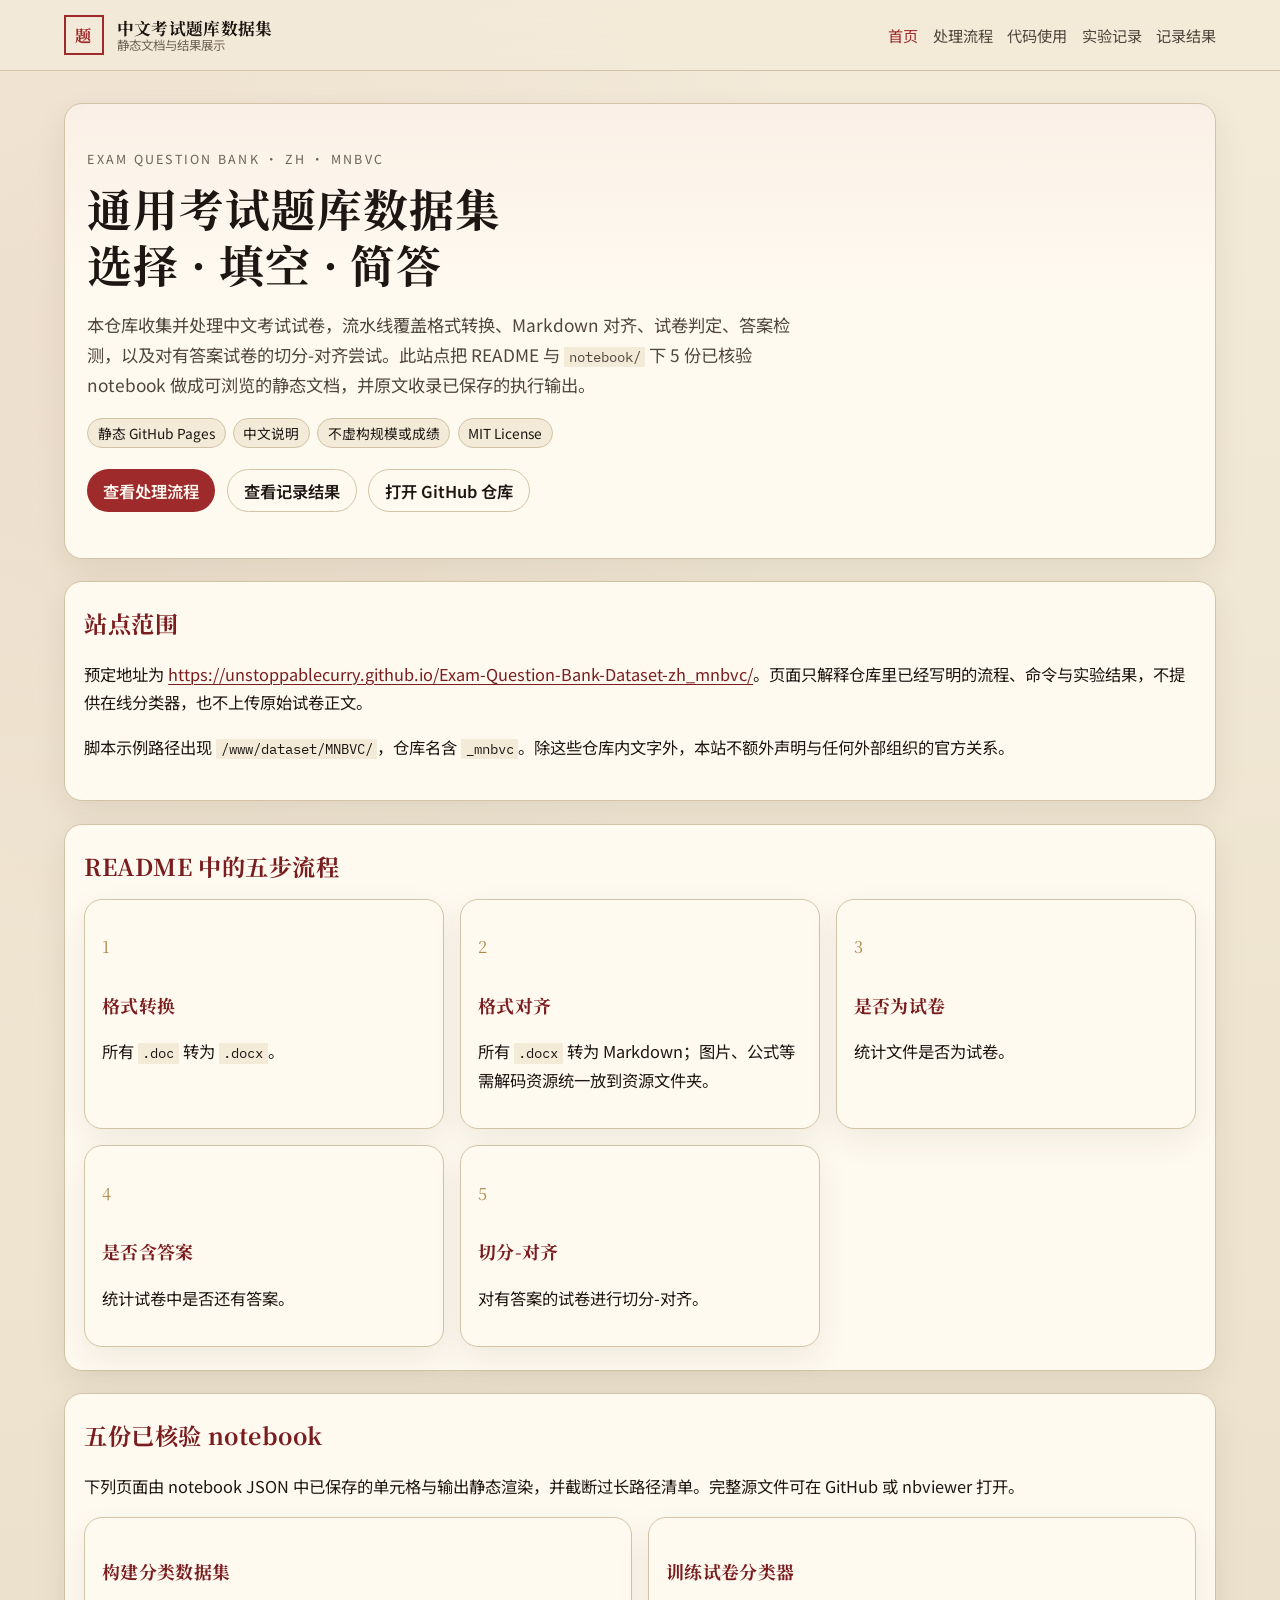
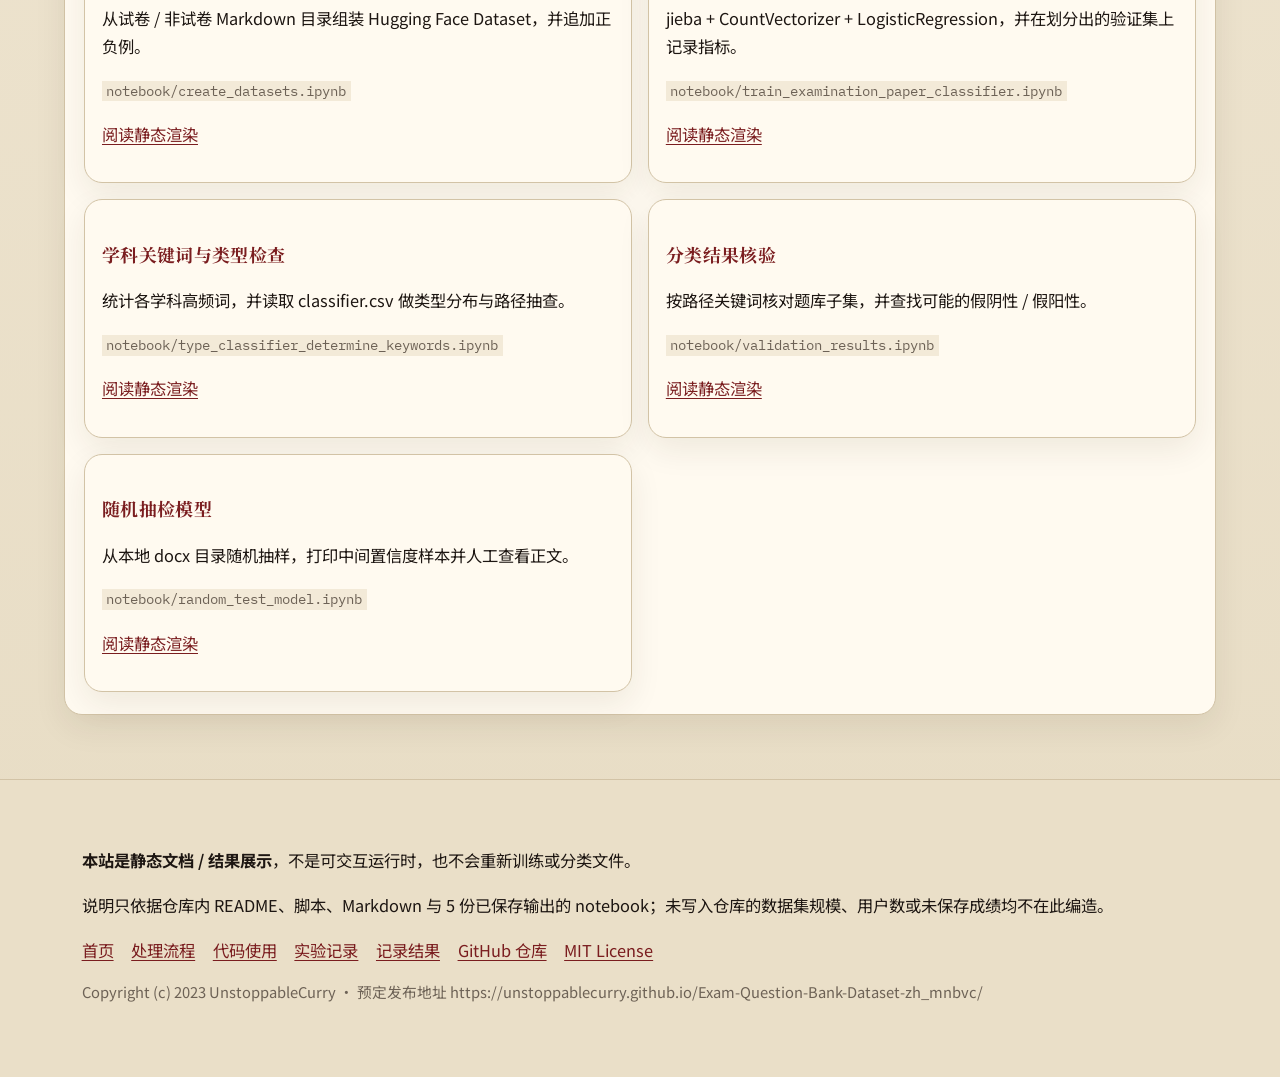
<file: docs/index.html>
<!DOCTYPE html>
<html lang="zh-CN">
<head>
  <meta charset="utf-8">
  <meta name="viewport" content="width=device-width, initial-scale=1">
  <title>中文考试题库数据集 · 静态展示</title>
  <meta name="description" content="通用考试题库数据集（选择、填空、简答）的静态文档与 notebook 结果展示，说明只来自已核验仓库内容。">
  <meta name="robots" content="index,follow">
  <link rel="canonical" href="https://unstoppablecurry.github.io/Exam-Question-Bank-Dataset-zh_mnbvc/">
  <link rel="icon" href="assets/favicon.svg" type="image/svg+xml">
  <meta property="og:type" content="website">
  <meta property="og:locale" content="zh_CN">
  <meta property="og:title" content="中文考试题库数据集 · 静态展示">
  <meta property="og:description" content="通用考试题库数据集（选择、填空、简答）的静态文档与 notebook 结果展示，说明只来自已核验仓库内容。">
  <meta property="og:url" content="https://unstoppablecurry.github.io/Exam-Question-Bank-Dataset-zh_mnbvc/">
  <meta property="og:site_name" content="中文考试题库数据集展示">
  <meta name="twitter:card" content="summary">
  <meta name="twitter:title" content="中文考试题库数据集 · 静态展示">
  <meta name="twitter:description" content="通用考试题库数据集（选择、填空、简答）的静态文档与 notebook 结果展示，说明只来自已核验仓库内容。">
  <link rel="preconnect" href="https://fonts.googleapis.com">
  <link rel="preconnect" href="https://fonts.gstatic.com" crossorigin>
  <link href="https://fonts.googleapis.com/css2?family=IBM+Plex+Mono:wght@400;500&family=Noto+Sans+SC:wght@400;500;700&family=Noto+Serif+SC:wght@600;700&display=swap" rel="stylesheet">
  <link rel="stylesheet" href="assets/styles.css">
</head>
<body class="">
  <a class="skip-link" href="#main">跳到主要内容</a>
  <header class="site-header">
    <div class="header-inner">
      <a class="brand" href="index.html">
        <span class="brand-seal" aria-hidden="true">题</span>
        <span class="brand-text">
          <strong>中文考试题库数据集</strong>
          <span>静态文档与结果展示</span>
        </span>
      </a>
      <button class="nav-toggle" type="button" data-nav-toggle aria-controls="site-nav" aria-expanded="false">菜单</button>
      <nav class="site-nav" id="site-nav" data-nav-panel aria-label="站点">
        <ul>
          <li><a href="index.html" aria-current="page">首页</a></li>
<li><a href="pipeline.html">处理流程</a></li>
<li><a href="usage.html">代码使用</a></li>
<li><a href="notebooks.html">实验记录</a></li>
<li><a href="results.html">记录结果</a></li>
        </ul>
      </nav>
    </div>
  </header>
  <main id="main">
    <div class="wrap">
      
    <section class="hero">
      <p class="kicker">EXAM QUESTION BANK · ZH · MNBVC</p>
      <h1>通用考试题库数据集<br>选择 · 填空 · 简答</h1>
      <p class="lead">本仓库收集并处理中文考试试卷，流水线覆盖格式转换、Markdown 对齐、试卷判定、答案检测，以及对有答案试卷的切分-对齐尝试。此站点把 README 与 <code>notebook/</code> 下 5 份已核验 notebook 做成可浏览的静态文档，并原文收录已保存的执行输出。</p>
      <ul class="badge-row">
        <li class="badge">静态 GitHub Pages</li>
        <li class="badge">中文说明</li>
        <li class="badge">不虚构规模或成绩</li>
        <li class="badge">MIT License</li>
      </ul>
      <p class="actions">
        <a class="button button-primary" href="pipeline.html">查看处理流程</a>
        <a class="button button-ghost" href="results.html">查看记录结果</a>
        <a class="button button-ghost" href="https://github.com/UnstoppableCurry/Exam-Question-Bank-Dataset-zh_mnbvc">打开 GitHub 仓库</a>
      </p>
    </section>
    <section class="section" aria-labelledby="scope">
      <h2 id="scope">站点范围</h2>
      <p>预定地址为 <a href="https://unstoppablecurry.github.io/Exam-Question-Bank-Dataset-zh_mnbvc/">https://unstoppablecurry.github.io/Exam-Question-Bank-Dataset-zh_mnbvc/</a>。页面只解释仓库里已经写明的流程、命令与实验结果，不提供在线分类器，也不上传原始试卷正文。</p>
      <p>脚本示例路径出现 <code>/www/dataset/MNBVC/</code>，仓库名含 <code>_mnbvc</code>。除这些仓库内文字外，本站不额外声明与任何外部组织的官方关系。</p>
    </section>
    <section class="section" aria-labelledby="steps">
      <h2 id="steps">README 中的五步流程</h2>
      <div class="grid grid-3">
        <article class="card"><p class="step-no">1</p><h3>格式转换</h3><p>所有 <code>.doc</code> 转为 <code>.docx</code>。</p></article>
        <article class="card"><p class="step-no">2</p><h3>格式对齐</h3><p>所有 <code>.docx</code> 转为 Markdown；图片、公式等需解码资源统一放到资源文件夹。</p></article>
        <article class="card"><p class="step-no">3</p><h3>是否为试卷</h3><p>统计文件是否为试卷。</p></article>
        <article class="card"><p class="step-no">4</p><h3>是否含答案</h3><p>统计试卷中是否还有答案。</p></article>
        <article class="card"><p class="step-no">5</p><h3>切分-对齐</h3><p>对有答案的试卷进行切分-对齐。</p></article>
      </div>
    </section>
    <section class="section" aria-labelledby="nbs">
      <h2 id="nbs">五份已核验 notebook</h2>
      <p>下列页面由 notebook JSON 中已保存的单元格与输出静态渲染，并截断过长路径清单。完整源文件可在 GitHub 或 nbviewer 打开。</p>
      <div class="grid grid-2">
            <article class="card">
              <h3>构建分类数据集</h3>
              <p>从试卷 / 非试卷 Markdown 目录组装 Hugging Face Dataset，并追加正负例。</p>
              <p class="meta"><code>notebook/create_datasets.ipynb</code></p>
              <p><a href="notebooks/create-datasets.html">阅读静态渲染</a></p>
            </article>
            
            <article class="card">
              <h3>训练试卷分类器</h3>
              <p>jieba + CountVectorizer + LogisticRegression，并在划分出的验证集上记录指标。</p>
              <p class="meta"><code>notebook/train_examination_paper_classifier.ipynb</code></p>
              <p><a href="notebooks/train.html">阅读静态渲染</a></p>
            </article>
            
            <article class="card">
              <h3>学科关键词与类型检查</h3>
              <p>统计各学科高频词，并读取 classifier.csv 做类型分布与路径抽查。</p>
              <p class="meta"><code>notebook/type_classifier_determine_keywords.ipynb</code></p>
              <p><a href="notebooks/type-classifier.html">阅读静态渲染</a></p>
            </article>
            
            <article class="card">
              <h3>分类结果核验</h3>
              <p>按路径关键词核对题库子集，并查找可能的假阴性 / 假阳性。</p>
              <p class="meta"><code>notebook/validation_results.ipynb</code></p>
              <p><a href="notebooks/validation.html">阅读静态渲染</a></p>
            </article>
            
            <article class="card">
              <h3>随机抽检模型</h3>
              <p>从本地 docx 目录随机抽样，打印中间置信度样本并人工查看正文。</p>
              <p class="meta"><code>notebook/random_test_model.ipynb</code></p>
              <p><a href="notebooks/random-test.html">阅读静态渲染</a></p>
            </article>
            </div>
    </section>
    <script type="application/ld+json">
    {
  "@context": "https://schema.org",
  "@type": "SoftwareSourceCode",
  "name": "Exam-Question-Bank-Dataset-zh",
  "alternateName": "Exam-Question-Bank-Dataset-zh_mnbvc",
  "description": "中文通用考试题库数据集处理流水线与静态文档展示。题型覆盖选择、填空、简答。",
  "url": "https://unstoppablecurry.github.io/Exam-Question-Bank-Dataset-zh_mnbvc/",
  "codeRepository": "https://github.com/UnstoppableCurry/Exam-Question-Bank-Dataset-zh_mnbvc",
  "license": "https://github.com/UnstoppableCurry/Exam-Question-Bank-Dataset-zh_mnbvc/blob/main/LICENSE",
  "programmingLanguage": "Python",
  "inLanguage": "zh-CN"
}
    </script>
    
    </div>
  </main>
  <footer class="site-footer">
    <div class="footer-inner">
      <p><strong>本站是静态文档 / 结果展示</strong>，不是可交互运行时，也不会重新训练或分类文件。</p>
      <p>说明只依据仓库内 README、脚本、Markdown 与 5 份已保存输出的 notebook；未写入仓库的数据集规模、用户数或未保存成绩均不在此编造。</p>
      <nav class="footer-nav" aria-label="页脚">
        <a href="index.html">首页</a>
        <a href="pipeline.html">处理流程</a>
        <a href="usage.html">代码使用</a>
        <a href="notebooks.html">实验记录</a>
        <a href="results.html">记录结果</a>
        <a href="https://github.com/UnstoppableCurry/Exam-Question-Bank-Dataset-zh_mnbvc">GitHub 仓库</a>
        <a href="https://github.com/UnstoppableCurry/Exam-Question-Bank-Dataset-zh_mnbvc/blob/main/LICENSE">MIT License</a>
      </nav>
      <p class="meta">Copyright (c) 2023 UnstoppableCurry · 预定发布地址 https://unstoppablecurry.github.io/Exam-Question-Bank-Dataset-zh_mnbvc/</p>
    </div>
  </footer>
  <script src="assets/site.js" defer></script>
</body>
</html>
</file>
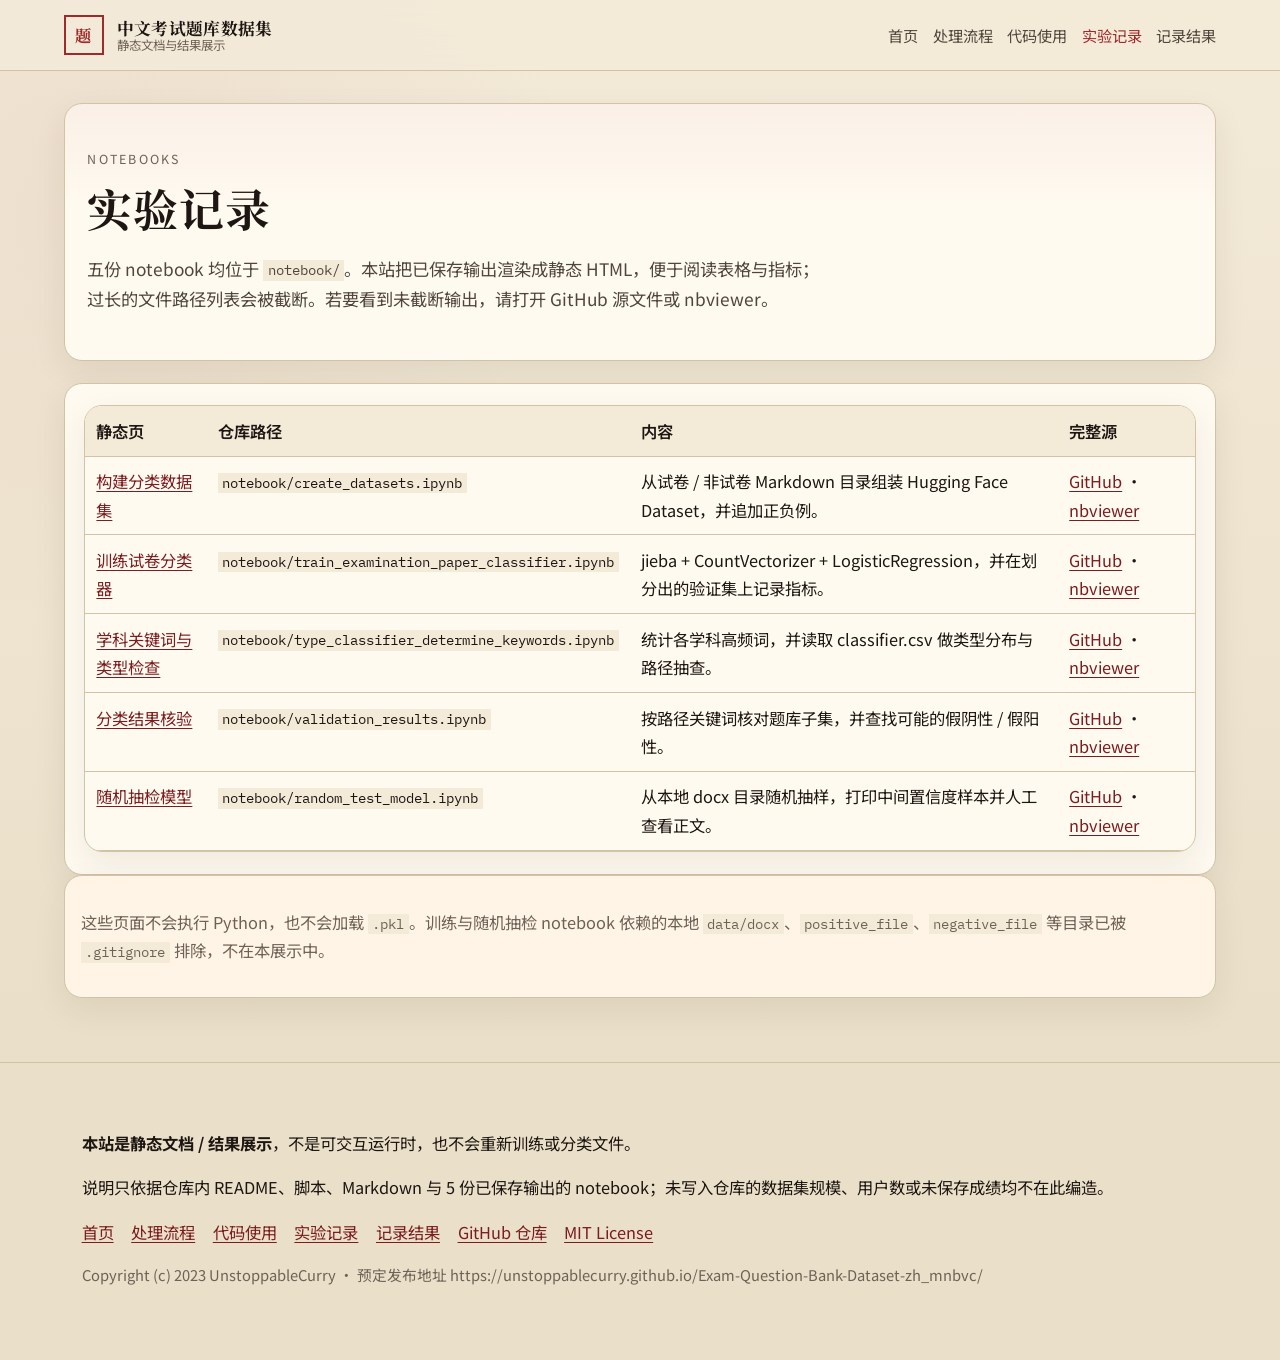
<file: docs/notebooks.html>
<!DOCTYPE html>
<html lang="zh-CN">
<head>
  <meta charset="utf-8">
  <meta name="viewport" content="width=device-width, initial-scale=1">
  <title>实验记录 · 中文考试题库数据集</title>
  <meta name="description" content="五份已核验 Jupyter notebook 的静态渲染索引，并链接到 GitHub 与 nbviewer。">
  <meta name="robots" content="index,follow">
  <link rel="canonical" href="https://unstoppablecurry.github.io/Exam-Question-Bank-Dataset-zh_mnbvc/notebooks.html">
  <link rel="icon" href="assets/favicon.svg" type="image/svg+xml">
  <meta property="og:type" content="website">
  <meta property="og:locale" content="zh_CN">
  <meta property="og:title" content="实验记录 · 中文考试题库数据集">
  <meta property="og:description" content="五份已核验 Jupyter notebook 的静态渲染索引，并链接到 GitHub 与 nbviewer。">
  <meta property="og:url" content="https://unstoppablecurry.github.io/Exam-Question-Bank-Dataset-zh_mnbvc/notebooks.html">
  <meta property="og:site_name" content="中文考试题库数据集展示">
  <meta name="twitter:card" content="summary">
  <meta name="twitter:title" content="实验记录 · 中文考试题库数据集">
  <meta name="twitter:description" content="五份已核验 Jupyter notebook 的静态渲染索引，并链接到 GitHub 与 nbviewer。">
  <link rel="preconnect" href="https://fonts.googleapis.com">
  <link rel="preconnect" href="https://fonts.gstatic.com" crossorigin>
  <link href="https://fonts.googleapis.com/css2?family=IBM+Plex+Mono:wght@400;500&family=Noto+Sans+SC:wght@400;500;700&family=Noto+Serif+SC:wght@600;700&display=swap" rel="stylesheet">
  <link rel="stylesheet" href="assets/styles.css">
</head>
<body class="">
  <a class="skip-link" href="#main">跳到主要内容</a>
  <header class="site-header">
    <div class="header-inner">
      <a class="brand" href="index.html">
        <span class="brand-seal" aria-hidden="true">题</span>
        <span class="brand-text">
          <strong>中文考试题库数据集</strong>
          <span>静态文档与结果展示</span>
        </span>
      </a>
      <button class="nav-toggle" type="button" data-nav-toggle aria-controls="site-nav" aria-expanded="false">菜单</button>
      <nav class="site-nav" id="site-nav" data-nav-panel aria-label="站点">
        <ul>
          <li><a href="index.html">首页</a></li>
<li><a href="pipeline.html">处理流程</a></li>
<li><a href="usage.html">代码使用</a></li>
<li><a href="notebooks.html" aria-current="page">实验记录</a></li>
<li><a href="results.html">记录结果</a></li>
        </ul>
      </nav>
    </div>
  </header>
  <main id="main">
    <div class="wrap">
      
    <section class="page-hero">
      <p class="kicker">NOTEBOOKS</p>
      <h1>实验记录</h1>
      <p class="lead">五份 notebook 均位于 <code>notebook/</code>。本站把已保存输出渲染成静态 HTML，便于阅读表格与指标；过长的文件路径列表会被截断。若要看到未截断输出，请打开 GitHub 源文件或 nbviewer。</p>
    </section>
    <section class="section">
      <div class="table-wrap">
        <table>
          <thead><tr><th>静态页</th><th>仓库路径</th><th>内容</th><th>完整源</th></tr></thead>
          <tbody>
            <tr>
              <td><a href="notebooks/create-datasets.html">构建分类数据集</a></td>
              <td><code>notebook/create_datasets.ipynb</code></td>
              <td>从试卷 / 非试卷 Markdown 目录组装 Hugging Face Dataset，并追加正负例。</td>
              <td><a href="https://github.com/UnstoppableCurry/Exam-Question-Bank-Dataset-zh_mnbvc/blob/main/notebook/create_datasets.ipynb">GitHub</a> · <a href="https://nbviewer.org/github/UnstoppableCurry/Exam-Question-Bank-Dataset-zh_mnbvc/blob/main/notebook/create_datasets.ipynb">nbviewer</a></td>
            </tr>
            
            <tr>
              <td><a href="notebooks/train.html">训练试卷分类器</a></td>
              <td><code>notebook/train_examination_paper_classifier.ipynb</code></td>
              <td>jieba + CountVectorizer + LogisticRegression，并在划分出的验证集上记录指标。</td>
              <td><a href="https://github.com/UnstoppableCurry/Exam-Question-Bank-Dataset-zh_mnbvc/blob/main/notebook/train_examination_paper_classifier.ipynb">GitHub</a> · <a href="https://nbviewer.org/github/UnstoppableCurry/Exam-Question-Bank-Dataset-zh_mnbvc/blob/main/notebook/train_examination_paper_classifier.ipynb">nbviewer</a></td>
            </tr>
            
            <tr>
              <td><a href="notebooks/type-classifier.html">学科关键词与类型检查</a></td>
              <td><code>notebook/type_classifier_determine_keywords.ipynb</code></td>
              <td>统计各学科高频词，并读取 classifier.csv 做类型分布与路径抽查。</td>
              <td><a href="https://github.com/UnstoppableCurry/Exam-Question-Bank-Dataset-zh_mnbvc/blob/main/notebook/type_classifier_determine_keywords.ipynb">GitHub</a> · <a href="https://nbviewer.org/github/UnstoppableCurry/Exam-Question-Bank-Dataset-zh_mnbvc/blob/main/notebook/type_classifier_determine_keywords.ipynb">nbviewer</a></td>
            </tr>
            
            <tr>
              <td><a href="notebooks/validation.html">分类结果核验</a></td>
              <td><code>notebook/validation_results.ipynb</code></td>
              <td>按路径关键词核对题库子集，并查找可能的假阴性 / 假阳性。</td>
              <td><a href="https://github.com/UnstoppableCurry/Exam-Question-Bank-Dataset-zh_mnbvc/blob/main/notebook/validation_results.ipynb">GitHub</a> · <a href="https://nbviewer.org/github/UnstoppableCurry/Exam-Question-Bank-Dataset-zh_mnbvc/blob/main/notebook/validation_results.ipynb">nbviewer</a></td>
            </tr>
            
            <tr>
              <td><a href="notebooks/random-test.html">随机抽检模型</a></td>
              <td><code>notebook/random_test_model.ipynb</code></td>
              <td>从本地 docx 目录随机抽样，打印中间置信度样本并人工查看正文。</td>
              <td><a href="https://github.com/UnstoppableCurry/Exam-Question-Bank-Dataset-zh_mnbvc/blob/main/notebook/random_test_model.ipynb">GitHub</a> · <a href="https://nbviewer.org/github/UnstoppableCurry/Exam-Question-Bank-Dataset-zh_mnbvc/blob/main/notebook/random_test_model.ipynb">nbviewer</a></td>
            </tr>
            </tbody>
        </table>
      </div>
    </section>
    <section class="note">
      <p>这些页面不会执行 Python，也不会加载 <code>.pkl</code>。训练与随机抽检 notebook 依赖的本地 <code>data/docx</code>、<code>positive_file</code>、<code>negative_file</code> 等目录已被 <code>.gitignore</code> 排除，不在本展示中。</p>
    </section>
    
    </div>
  </main>
  <footer class="site-footer">
    <div class="footer-inner">
      <p><strong>本站是静态文档 / 结果展示</strong>，不是可交互运行时，也不会重新训练或分类文件。</p>
      <p>说明只依据仓库内 README、脚本、Markdown 与 5 份已保存输出的 notebook；未写入仓库的数据集规模、用户数或未保存成绩均不在此编造。</p>
      <nav class="footer-nav" aria-label="页脚">
        <a href="index.html">首页</a>
        <a href="pipeline.html">处理流程</a>
        <a href="usage.html">代码使用</a>
        <a href="notebooks.html">实验记录</a>
        <a href="results.html">记录结果</a>
        <a href="https://github.com/UnstoppableCurry/Exam-Question-Bank-Dataset-zh_mnbvc">GitHub 仓库</a>
        <a href="https://github.com/UnstoppableCurry/Exam-Question-Bank-Dataset-zh_mnbvc/blob/main/LICENSE">MIT License</a>
      </nav>
      <p class="meta">Copyright (c) 2023 UnstoppableCurry · 预定发布地址 https://unstoppablecurry.github.io/Exam-Question-Bank-Dataset-zh_mnbvc/</p>
    </div>
  </footer>
  <script src="assets/site.js" defer></script>
</body>
</html>
</file>
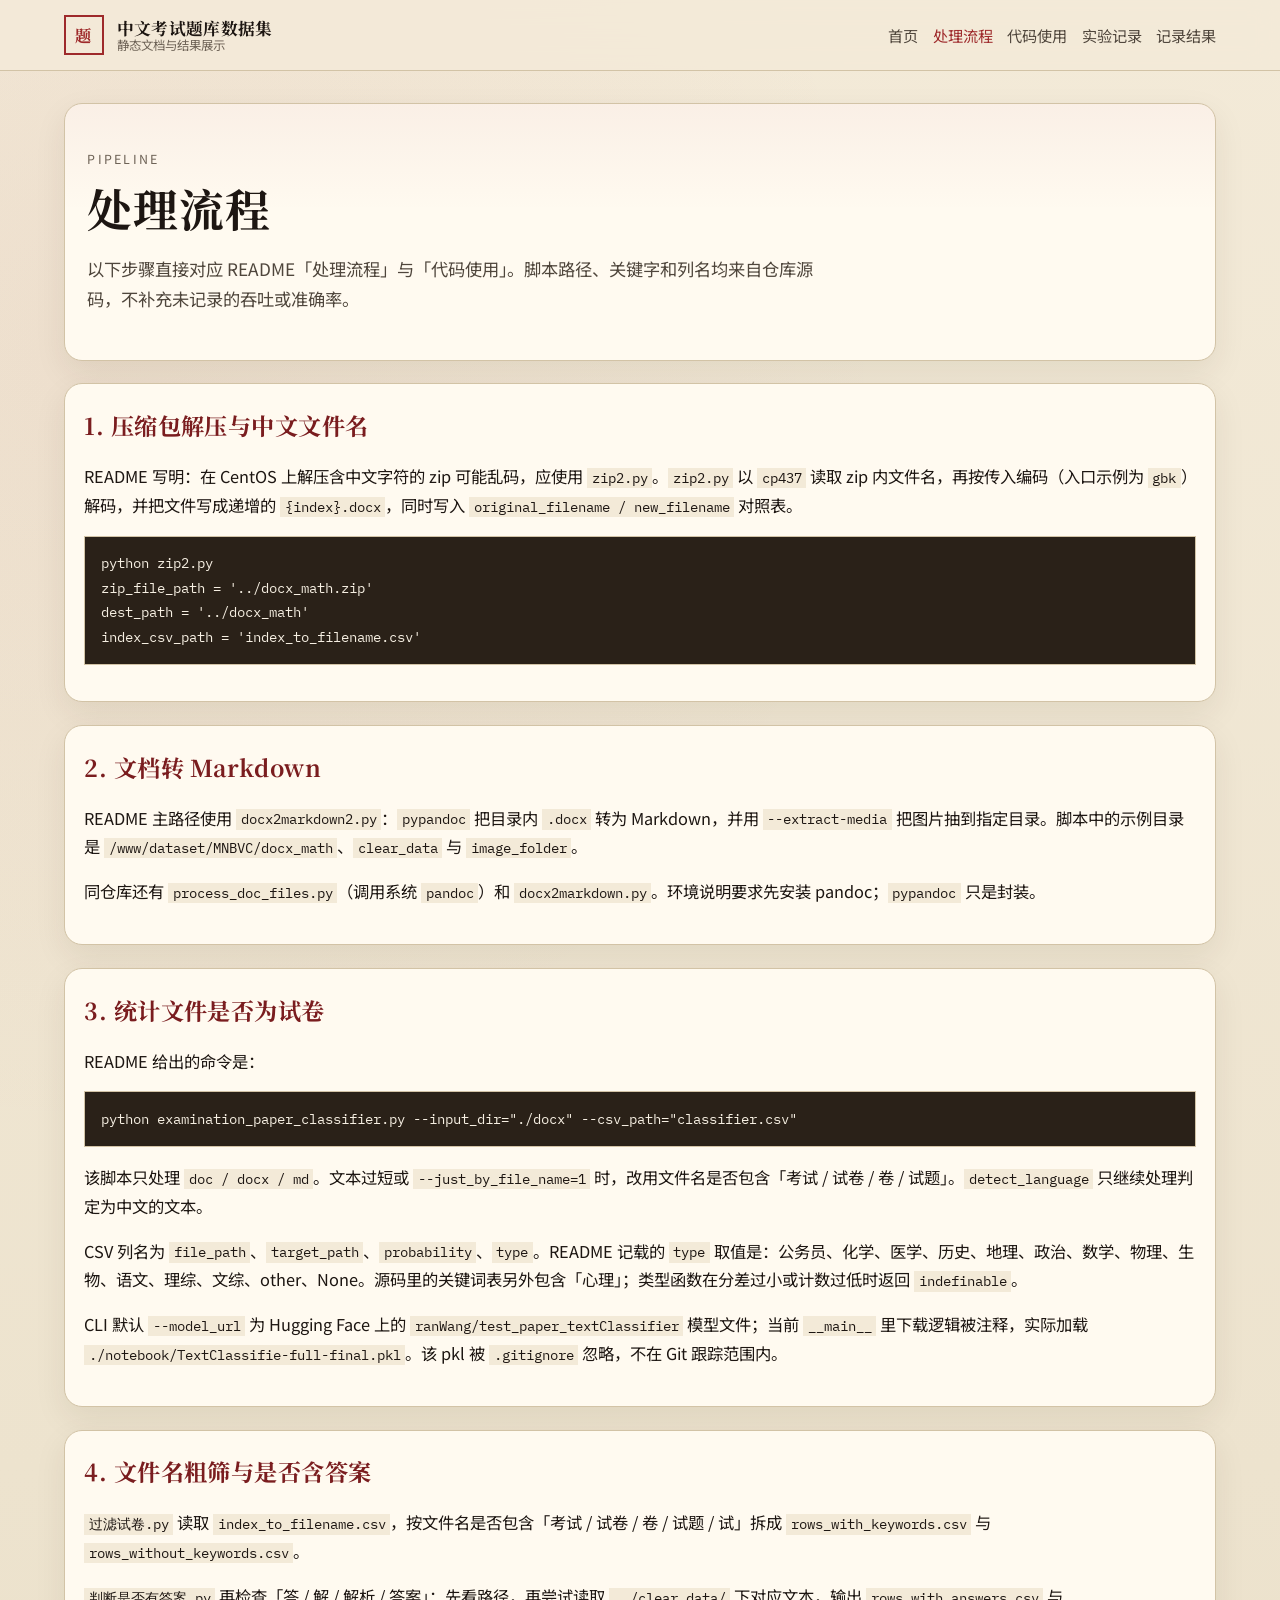
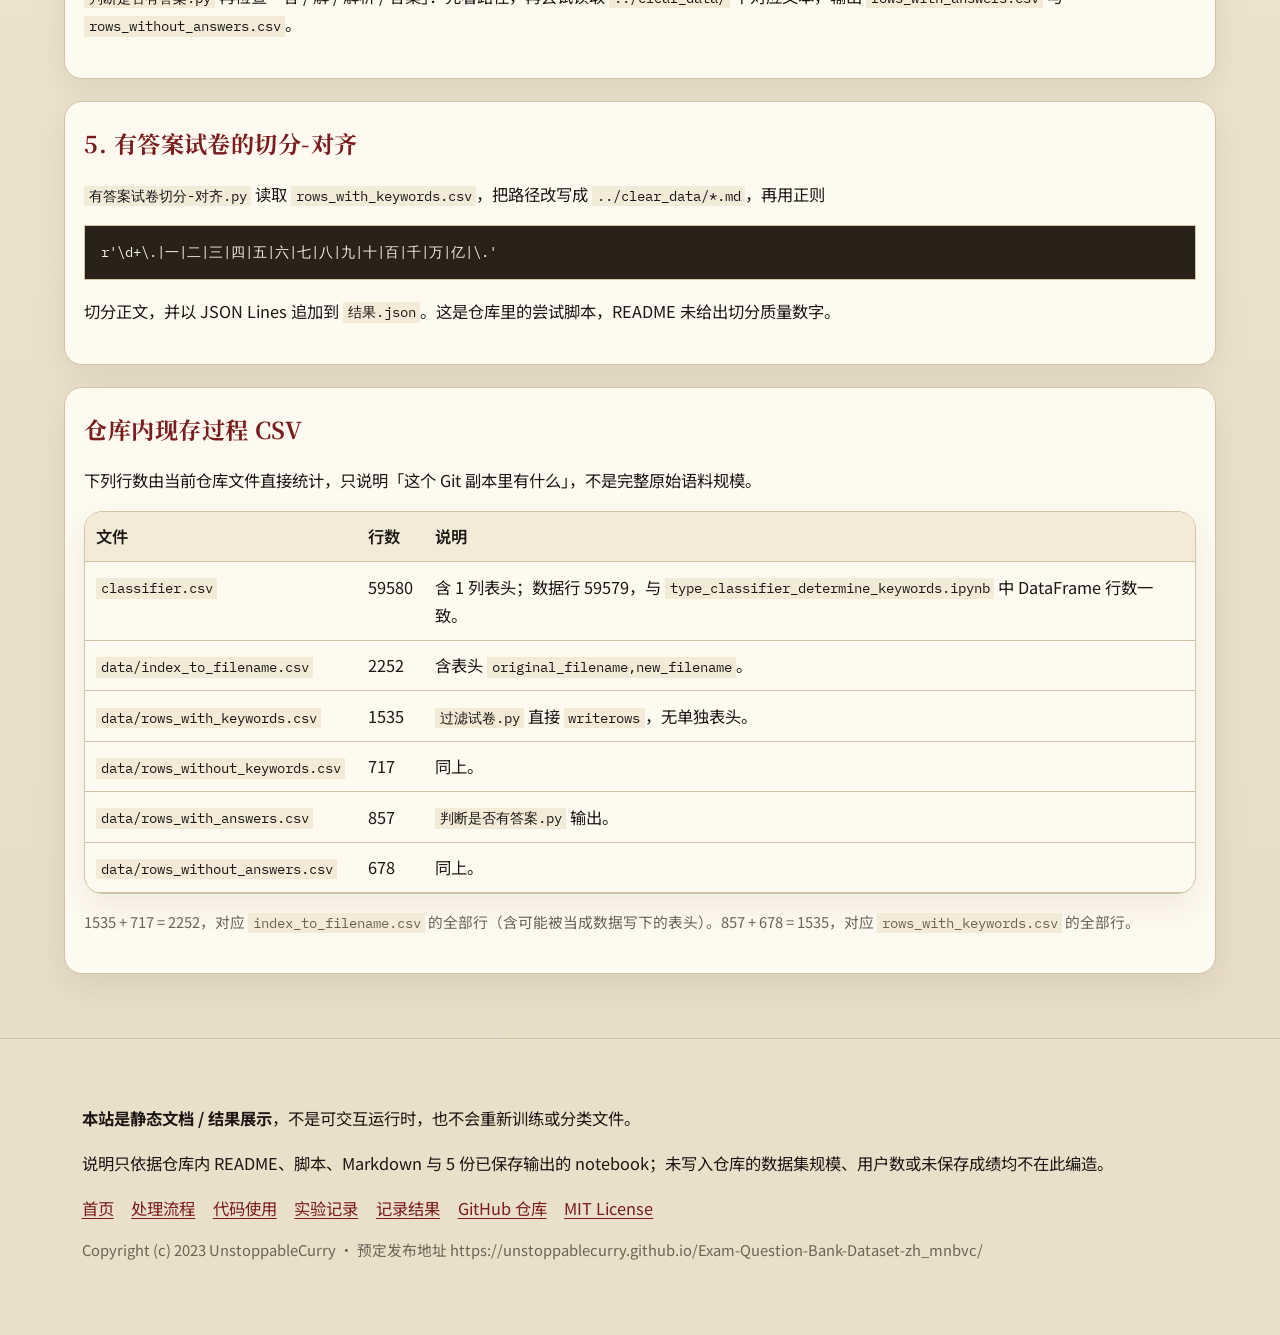
<file: docs/pipeline.html>
<!DOCTYPE html>
<html lang="zh-CN">
<head>
  <meta charset="utf-8">
  <meta name="viewport" content="width=device-width, initial-scale=1">
  <title>处理流程 · 中文考试题库数据集</title>
  <meta name="description" content="从 zip 解压、doc/docx 转 Markdown、试卷分类到答案检测与切分-对齐的仓库流程说明。">
  <meta name="robots" content="index,follow">
  <link rel="canonical" href="https://unstoppablecurry.github.io/Exam-Question-Bank-Dataset-zh_mnbvc/pipeline.html">
  <link rel="icon" href="assets/favicon.svg" type="image/svg+xml">
  <meta property="og:type" content="website">
  <meta property="og:locale" content="zh_CN">
  <meta property="og:title" content="处理流程 · 中文考试题库数据集">
  <meta property="og:description" content="从 zip 解压、doc/docx 转 Markdown、试卷分类到答案检测与切分-对齐的仓库流程说明。">
  <meta property="og:url" content="https://unstoppablecurry.github.io/Exam-Question-Bank-Dataset-zh_mnbvc/pipeline.html">
  <meta property="og:site_name" content="中文考试题库数据集展示">
  <meta name="twitter:card" content="summary">
  <meta name="twitter:title" content="处理流程 · 中文考试题库数据集">
  <meta name="twitter:description" content="从 zip 解压、doc/docx 转 Markdown、试卷分类到答案检测与切分-对齐的仓库流程说明。">
  <link rel="preconnect" href="https://fonts.googleapis.com">
  <link rel="preconnect" href="https://fonts.gstatic.com" crossorigin>
  <link href="https://fonts.googleapis.com/css2?family=IBM+Plex+Mono:wght@400;500&family=Noto+Sans+SC:wght@400;500;700&family=Noto+Serif+SC:wght@600;700&display=swap" rel="stylesheet">
  <link rel="stylesheet" href="assets/styles.css">
</head>
<body class="">
  <a class="skip-link" href="#main">跳到主要内容</a>
  <header class="site-header">
    <div class="header-inner">
      <a class="brand" href="index.html">
        <span class="brand-seal" aria-hidden="true">题</span>
        <span class="brand-text">
          <strong>中文考试题库数据集</strong>
          <span>静态文档与结果展示</span>
        </span>
      </a>
      <button class="nav-toggle" type="button" data-nav-toggle aria-controls="site-nav" aria-expanded="false">菜单</button>
      <nav class="site-nav" id="site-nav" data-nav-panel aria-label="站点">
        <ul>
          <li><a href="index.html">首页</a></li>
<li><a href="pipeline.html" aria-current="page">处理流程</a></li>
<li><a href="usage.html">代码使用</a></li>
<li><a href="notebooks.html">实验记录</a></li>
<li><a href="results.html">记录结果</a></li>
        </ul>
      </nav>
    </div>
  </header>
  <main id="main">
    <div class="wrap">
      
    <section class="page-hero">
      <p class="kicker">PIPELINE</p>
      <h1>处理流程</h1>
      <p class="lead">以下步骤直接对应 README「处理流程」与「代码使用」。脚本路径、关键字和列名均来自仓库源码，不补充未记录的吞吐或准确率。</p>
    </section>
    <section class="section" aria-labelledby="s1">
      <h2 id="s1">1. 压缩包解压与中文文件名</h2>
      <p>README 写明：在 CentOS 上解压含中文字符的 zip 可能乱码，应使用 <code>zip2.py</code>。<code>zip2.py</code> 以 <code>cp437</code> 读取 zip 内文件名，再按传入编码（入口示例为 <code>gbk</code>）解码，并把文件写成递增的 <code>{index}.docx</code>，同时写入 <code>original_filename / new_filename</code> 对照表。</p>
      <pre><code>python zip2.py
zip_file_path = '../docx_math.zip'
dest_path = '../docx_math'
index_csv_path = 'index_to_filename.csv'</code></pre>
    </section>
    <section class="section" aria-labelledby="s2">
      <h2 id="s2">2. 文档转 Markdown</h2>
      <p>README 主路径使用 <code>docx2markdown2.py</code>：<code>pypandoc</code> 把目录内 <code>.docx</code> 转为 Markdown，并用 <code>--extract-media</code> 把图片抽到指定目录。脚本中的示例目录是 <code>/www/dataset/MNBVC/docx_math</code>、<code>clear_data</code> 与 <code>image_folder</code>。</p>
      <p>同仓库还有 <code>process_doc_files.py</code>（调用系统 <code>pandoc</code>）和 <code>docx2markdown.py</code>。环境说明要求先安装 pandoc；<code>pypandoc</code> 只是封装。</p>
    </section>
    <section class="section" aria-labelledby="s3">
      <h2 id="s3">3. 统计文件是否为试卷</h2>
      <p>README 给出的命令是：</p>
      <pre><code>python examination_paper_classifier.py --input_dir="./docx" --csv_path="classifier.csv"</code></pre>
      <p>该脚本只处理 <code>doc / docx / md</code>。文本过短或 <code>--just_by_file_name=1</code> 时，改用文件名是否包含「考试 / 试卷 / 卷 / 试题」。<code>detect_language</code> 只继续处理判定为中文的文本。</p>
      <p>CSV 列名为 <code>file_path</code>、<code>target_path</code>、<code>probability</code>、<code>type</code>。README 记载的 <code>type</code> 取值是：公务员、化学、医学、历史、地理、政治、数学、物理、生物、语文、理综、文综、other、None。源码里的关键词表另外包含「心理」；类型函数在分差过小或计数过低时返回 <code>indefinable</code>。</p>
      <p>CLI 默认 <code>--model_url</code> 为 Hugging Face 上的 <code>ranWang/test_paper_textClassifier</code> 模型文件；当前 <code>__main__</code> 里下载逻辑被注释，实际加载 <code>./notebook/TextClassifie-full-final.pkl</code>。该 pkl 被 <code>.gitignore</code> 忽略，不在 Git 跟踪范围内。</p>
    </section>
    <section class="section" aria-labelledby="s4">
      <h2 id="s4">4. 文件名粗筛与是否含答案</h2>
      <p><code>过滤试卷.py</code> 读取 <code>index_to_filename.csv</code>，按文件名是否包含「考试 / 试卷 / 卷 / 试题 / 试」拆成 <code>rows_with_keywords.csv</code> 与 <code>rows_without_keywords.csv</code>。</p>
      <p><code>判断是否有答案.py</code> 再检查「答 / 解 / 解析 / 答案」：先看路径，再尝试读取 <code>../clear_data/</code> 下对应文本，输出 <code>rows_with_answers.csv</code> 与 <code>rows_without_answers.csv</code>。</p>
    </section>
    <section class="section" aria-labelledby="s5">
      <h2 id="s5">5. 有答案试卷的切分-对齐</h2>
      <p><code>有答案试卷切分-对齐.py</code> 读取 <code>rows_with_keywords.csv</code>，把路径改写成 <code>../clear_data/*.md</code>，再用正则</p>
      <pre><code>r'\d+\.|一|二|三|四|五|六|七|八|九|十|百|千|万|亿|\.'</code></pre>
      <p>切分正文，并以 JSON Lines 追加到 <code>结果.json</code>。这是仓库里的尝试脚本，README 未给出切分质量数字。</p>
    </section>
    <section class="section" aria-labelledby="repo-csv">
      <h2 id="repo-csv">仓库内现存过程 CSV</h2>
      <p>下列行数由当前仓库文件直接统计，只说明「这个 Git 副本里有什么」，不是完整原始语料规模。</p>
      <div class="table-wrap">
        <table>
          <thead><tr><th>文件</th><th>行数</th><th>说明</th></tr></thead>
          <tbody>
            <tr><td><code>classifier.csv</code></td><td>59580</td><td>含 1 列表头；数据行 59579，与 <code>type_classifier_determine_keywords.ipynb</code> 中 DataFrame 行数一致。</td></tr>
            <tr><td><code>data/index_to_filename.csv</code></td><td>2252</td><td>含表头 <code>original_filename,new_filename</code>。</td></tr>
            <tr><td><code>data/rows_with_keywords.csv</code></td><td>1535</td><td><code>过滤试卷.py</code> 直接 <code>writerows</code>，无单独表头。</td></tr>
            <tr><td><code>data/rows_without_keywords.csv</code></td><td>717</td><td>同上。</td></tr>
            <tr><td><code>data/rows_with_answers.csv</code></td><td>857</td><td><code>判断是否有答案.py</code> 输出。</td></tr>
            <tr><td><code>data/rows_without_answers.csv</code></td><td>678</td><td>同上。</td></tr>
          </tbody>
        </table>
      </div>
      <p class="meta">1535 + 717 = 2252，对应 <code>index_to_filename.csv</code> 的全部行（含可能被当成数据写下的表头）。857 + 678 = 1535，对应 <code>rows_with_keywords.csv</code> 的全部行。</p>
    </section>
    
    </div>
  </main>
  <footer class="site-footer">
    <div class="footer-inner">
      <p><strong>本站是静态文档 / 结果展示</strong>，不是可交互运行时，也不会重新训练或分类文件。</p>
      <p>说明只依据仓库内 README、脚本、Markdown 与 5 份已保存输出的 notebook；未写入仓库的数据集规模、用户数或未保存成绩均不在此编造。</p>
      <nav class="footer-nav" aria-label="页脚">
        <a href="index.html">首页</a>
        <a href="pipeline.html">处理流程</a>
        <a href="usage.html">代码使用</a>
        <a href="notebooks.html">实验记录</a>
        <a href="results.html">记录结果</a>
        <a href="https://github.com/UnstoppableCurry/Exam-Question-Bank-Dataset-zh_mnbvc">GitHub 仓库</a>
        <a href="https://github.com/UnstoppableCurry/Exam-Question-Bank-Dataset-zh_mnbvc/blob/main/LICENSE">MIT License</a>
      </nav>
      <p class="meta">Copyright (c) 2023 UnstoppableCurry · 预定发布地址 https://unstoppablecurry.github.io/Exam-Question-Bank-Dataset-zh_mnbvc/</p>
    </div>
  </footer>
  <script src="assets/site.js" defer></script>
</body>
</html>
</file>
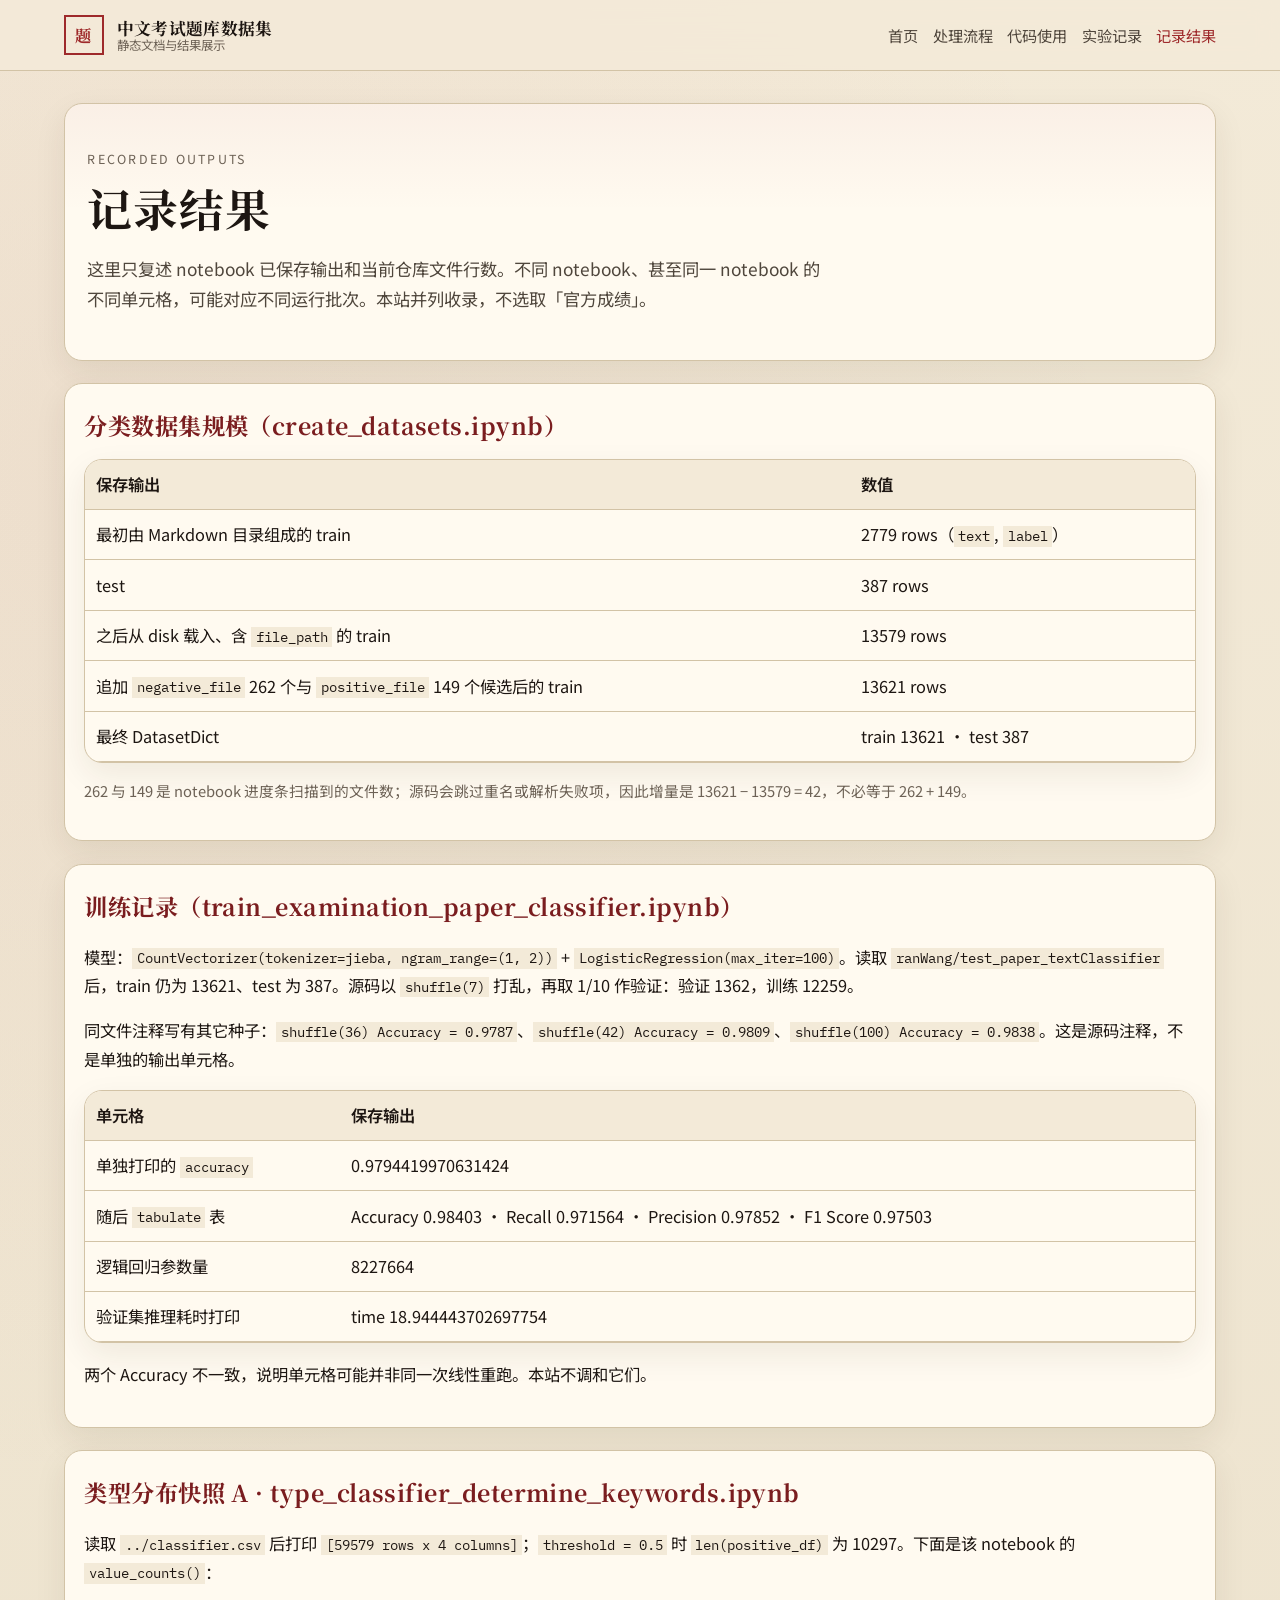
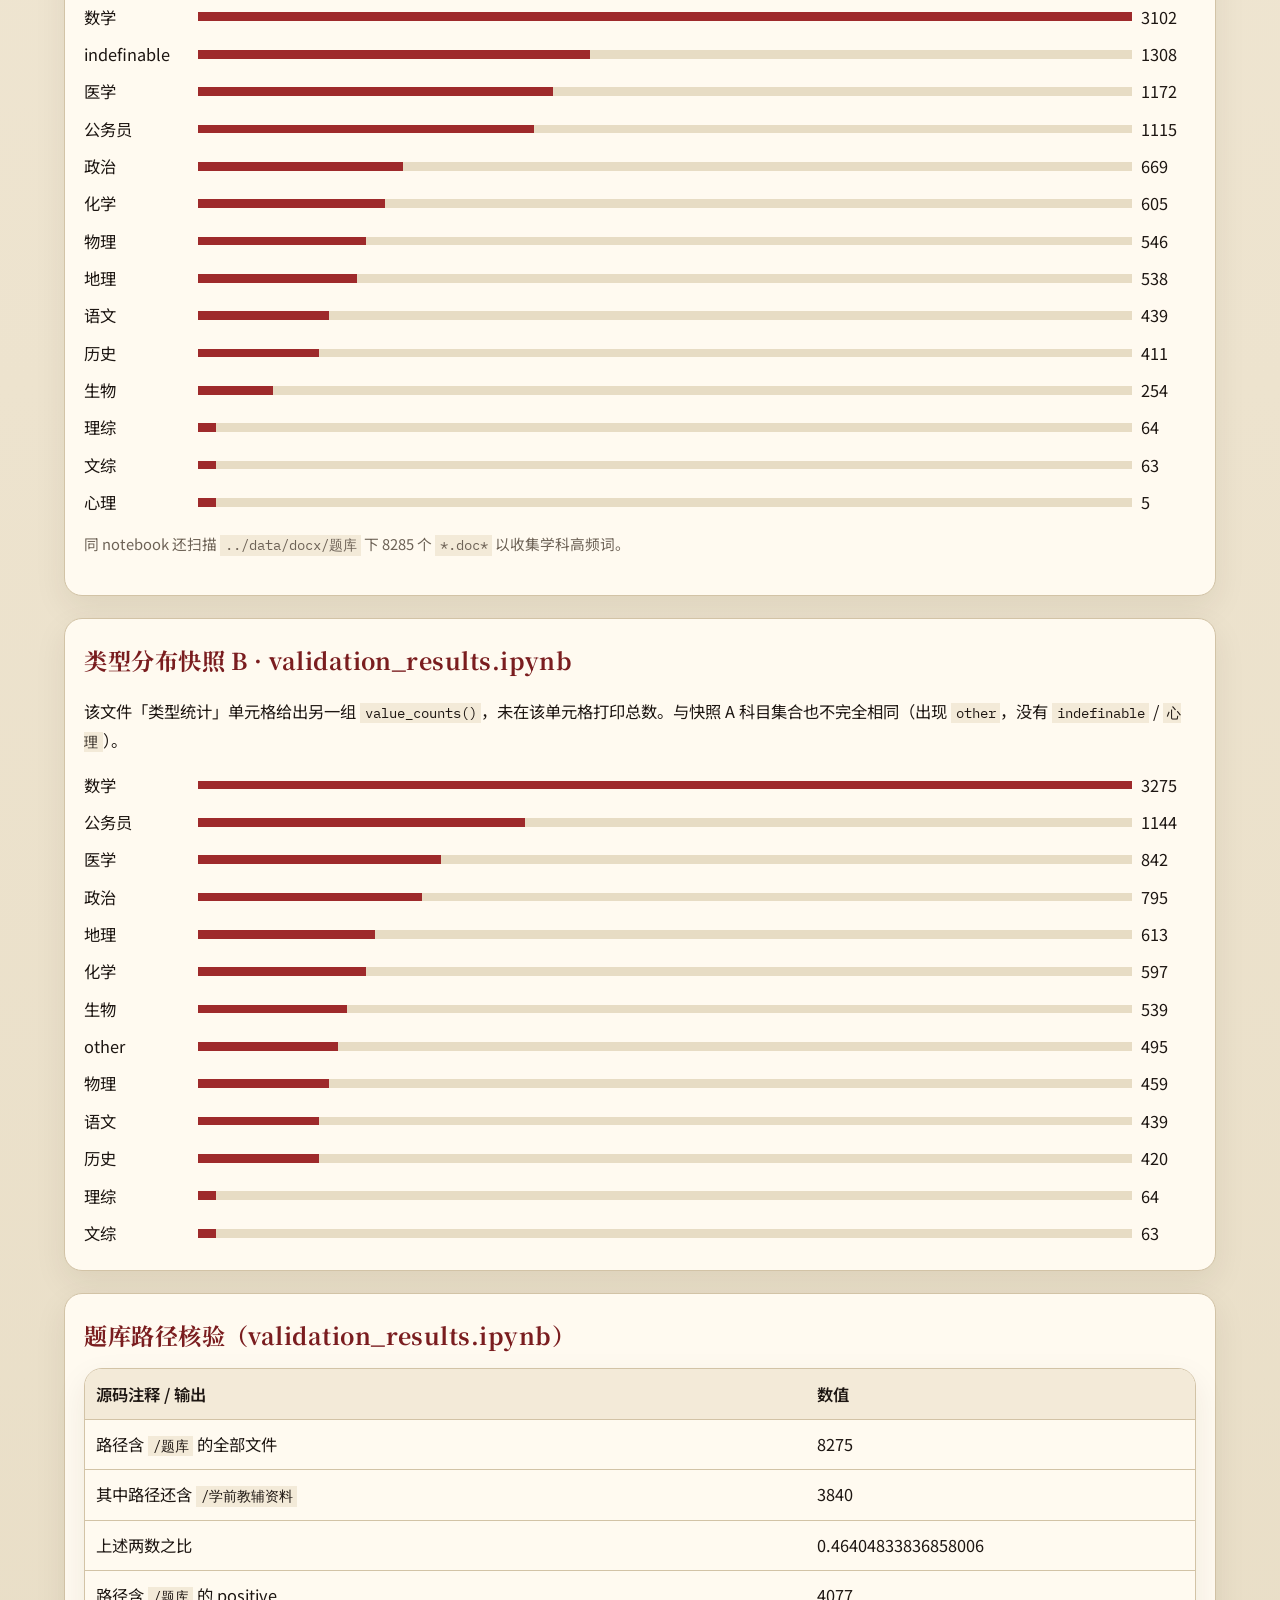
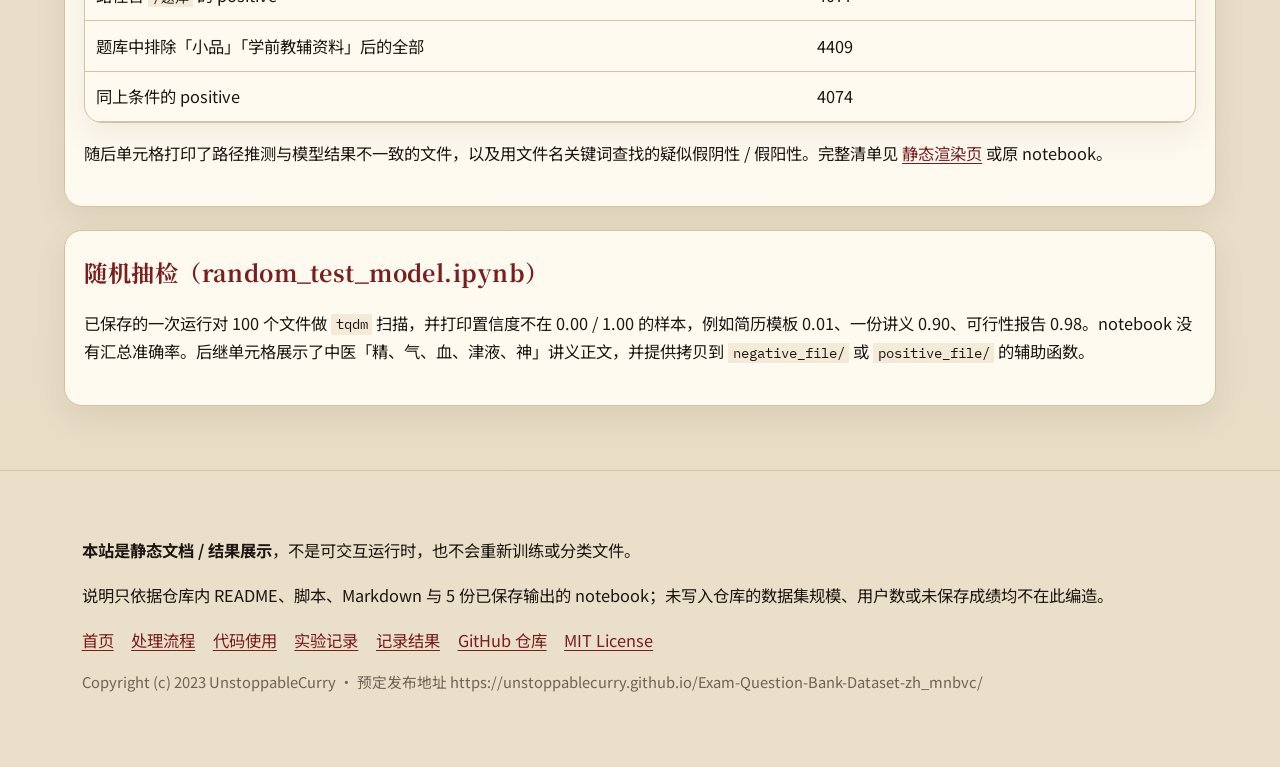
<file: docs/results.html>
<!DOCTYPE html>
<html lang="zh-CN">
<head>
  <meta charset="utf-8">
  <meta name="viewport" content="width=device-width, initial-scale=1">
  <title>记录结果 · 中文考试题库数据集</title>
  <meta name="description" content="仅收录 notebook 已保存输出与仓库内 CSV 行数，不编造数据集规模或模型成绩。">
  <meta name="robots" content="index,follow">
  <link rel="canonical" href="https://unstoppablecurry.github.io/Exam-Question-Bank-Dataset-zh_mnbvc/results.html">
  <link rel="icon" href="assets/favicon.svg" type="image/svg+xml">
  <meta property="og:type" content="website">
  <meta property="og:locale" content="zh_CN">
  <meta property="og:title" content="记录结果 · 中文考试题库数据集">
  <meta property="og:description" content="仅收录 notebook 已保存输出与仓库内 CSV 行数，不编造数据集规模或模型成绩。">
  <meta property="og:url" content="https://unstoppablecurry.github.io/Exam-Question-Bank-Dataset-zh_mnbvc/results.html">
  <meta property="og:site_name" content="中文考试题库数据集展示">
  <meta name="twitter:card" content="summary">
  <meta name="twitter:title" content="记录结果 · 中文考试题库数据集">
  <meta name="twitter:description" content="仅收录 notebook 已保存输出与仓库内 CSV 行数，不编造数据集规模或模型成绩。">
  <link rel="preconnect" href="https://fonts.googleapis.com">
  <link rel="preconnect" href="https://fonts.gstatic.com" crossorigin>
  <link href="https://fonts.googleapis.com/css2?family=IBM+Plex+Mono:wght@400;500&family=Noto+Sans+SC:wght@400;500;700&family=Noto+Serif+SC:wght@600;700&display=swap" rel="stylesheet">
  <link rel="stylesheet" href="assets/styles.css">
</head>
<body class="">
  <a class="skip-link" href="#main">跳到主要内容</a>
  <header class="site-header">
    <div class="header-inner">
      <a class="brand" href="index.html">
        <span class="brand-seal" aria-hidden="true">题</span>
        <span class="brand-text">
          <strong>中文考试题库数据集</strong>
          <span>静态文档与结果展示</span>
        </span>
      </a>
      <button class="nav-toggle" type="button" data-nav-toggle aria-controls="site-nav" aria-expanded="false">菜单</button>
      <nav class="site-nav" id="site-nav" data-nav-panel aria-label="站点">
        <ul>
          <li><a href="index.html">首页</a></li>
<li><a href="pipeline.html">处理流程</a></li>
<li><a href="usage.html">代码使用</a></li>
<li><a href="notebooks.html">实验记录</a></li>
<li><a href="results.html" aria-current="page">记录结果</a></li>
        </ul>
      </nav>
    </div>
  </header>
  <main id="main">
    <div class="wrap">
      
    <section class="page-hero">
      <p class="kicker">RECORDED OUTPUTS</p>
      <h1>记录结果</h1>
      <p class="lead">这里只复述 notebook 已保存输出和当前仓库文件行数。不同 notebook、甚至同一 notebook 的不同单元格，可能对应不同运行批次。本站并列收录，不选取「官方成绩」。</p>
    </section>
    <section class="section">
      <h2>分类数据集规模（create_datasets.ipynb）</h2>
      <div class="table-wrap">
        <table>
          <thead><tr><th>保存输出</th><th>数值</th></tr></thead>
          <tbody>
            <tr><td>最初由 Markdown 目录组成的 train</td><td>2779 rows（<code>text</code>, <code>label</code>）</td></tr>
            <tr><td>test</td><td>387 rows</td></tr>
            <tr><td>之后从 disk 载入、含 <code>file_path</code> 的 train</td><td>13579 rows</td></tr>
            <tr><td>追加 <code>negative_file</code> 262 个与 <code>positive_file</code> 149 个候选后的 train</td><td>13621 rows</td></tr>
            <tr><td>最终 DatasetDict</td><td>train 13621 · test 387</td></tr>
          </tbody>
        </table>
      </div>
      <p class="meta">262 与 149 是 notebook 进度条扫描到的文件数；源码会跳过重名或解析失败项，因此增量是 13621 − 13579 = 42，不必等于 262 + 149。</p>
    </section>
    <section class="section">
      <h2>训练记录（train_examination_paper_classifier.ipynb）</h2>
      <p>模型：<code>CountVectorizer(tokenizer=jieba, ngram_range=(1, 2))</code> + <code>LogisticRegression(max_iter=100)</code>。读取 <code>ranWang/test_paper_textClassifier</code> 后，train 仍为 13621、test 为 387。源码以 <code>shuffle(7)</code> 打乱，再取 1/10 作验证：验证 1362，训练 12259。</p>
      <p>同文件注释写有其它种子：<code>shuffle(36) Accuracy = 0.9787</code>、<code>shuffle(42) Accuracy = 0.9809</code>、<code>shuffle(100) Accuracy = 0.9838</code>。这是源码注释，不是单独的输出单元格。</p>
      <div class="table-wrap">
        <table>
          <thead><tr><th>单元格</th><th>保存输出</th></tr></thead>
          <tbody>
            <tr><td>单独打印的 <code>accuracy</code></td><td>0.9794419970631424</td></tr>
            <tr><td>随后 <code>tabulate</code> 表</td><td>Accuracy 0.98403 · Recall 0.971564 · Precision 0.97852 · F1 Score 0.97503</td></tr>
            <tr><td>逻辑回归参数量</td><td>8227664</td></tr>
            <tr><td>验证集推理耗时打印</td><td>time 18.944443702697754</td></tr>
          </tbody>
        </table>
      </div>
      <p>两个 Accuracy 不一致，说明单元格可能并非同一次线性重跑。本站不调和它们。</p>
    </section>
    <section class="section">
      <h2>类型分布快照 A · type_classifier_determine_keywords.ipynb</h2>
      <p>读取 <code>../classifier.csv</code> 后打印 <code>[59579 rows x 4 columns]</code>；<code>threshold = 0.5</code> 时 <code>len(positive_df)</code> 为 10297。下面是该 notebook 的 <code>value_counts()</code>：</p>
      <div class="bars" role="img" aria-label="类型计数条形图">
            <div class="bar-row">
              <span>数学</span>
              <span class="bar-track" aria-hidden="true"><span class="bar-fill" style="width:100%"></span></span>
              <span>3102</span>
            </div>
            
            <div class="bar-row">
              <span>indefinable</span>
              <span class="bar-track" aria-hidden="true"><span class="bar-fill" style="width:42%"></span></span>
              <span>1308</span>
            </div>
            
            <div class="bar-row">
              <span>医学</span>
              <span class="bar-track" aria-hidden="true"><span class="bar-fill" style="width:38%"></span></span>
              <span>1172</span>
            </div>
            
            <div class="bar-row">
              <span>公务员</span>
              <span class="bar-track" aria-hidden="true"><span class="bar-fill" style="width:36%"></span></span>
              <span>1115</span>
            </div>
            
            <div class="bar-row">
              <span>政治</span>
              <span class="bar-track" aria-hidden="true"><span class="bar-fill" style="width:22%"></span></span>
              <span>669</span>
            </div>
            
            <div class="bar-row">
              <span>化学</span>
              <span class="bar-track" aria-hidden="true"><span class="bar-fill" style="width:20%"></span></span>
              <span>605</span>
            </div>
            
            <div class="bar-row">
              <span>物理</span>
              <span class="bar-track" aria-hidden="true"><span class="bar-fill" style="width:18%"></span></span>
              <span>546</span>
            </div>
            
            <div class="bar-row">
              <span>地理</span>
              <span class="bar-track" aria-hidden="true"><span class="bar-fill" style="width:17%"></span></span>
              <span>538</span>
            </div>
            
            <div class="bar-row">
              <span>语文</span>
              <span class="bar-track" aria-hidden="true"><span class="bar-fill" style="width:14%"></span></span>
              <span>439</span>
            </div>
            
            <div class="bar-row">
              <span>历史</span>
              <span class="bar-track" aria-hidden="true"><span class="bar-fill" style="width:13%"></span></span>
              <span>411</span>
            </div>
            
            <div class="bar-row">
              <span>生物</span>
              <span class="bar-track" aria-hidden="true"><span class="bar-fill" style="width:8%"></span></span>
              <span>254</span>
            </div>
            
            <div class="bar-row">
              <span>理综</span>
              <span class="bar-track" aria-hidden="true"><span class="bar-fill" style="width:2%"></span></span>
              <span>64</span>
            </div>
            
            <div class="bar-row">
              <span>文综</span>
              <span class="bar-track" aria-hidden="true"><span class="bar-fill" style="width:2%"></span></span>
              <span>63</span>
            </div>
            
            <div class="bar-row">
              <span>心理</span>
              <span class="bar-track" aria-hidden="true"><span class="bar-fill" style="width:2%"></span></span>
              <span>5</span>
            </div>
            </div>
      <p class="meta">同 notebook 还扫描 <code>../data/docx/题库</code> 下 8285 个 <code>*.doc*</code> 以收集学科高频词。</p>
    </section>
    <section class="section">
      <h2>类型分布快照 B · validation_results.ipynb</h2>
      <p>该文件「类型统计」单元格给出另一组 <code>value_counts()</code>，未在该单元格打印总数。与快照 A 科目集合也不完全相同（出现 <code>other</code>，没有 <code>indefinable</code> / <code>心理</code>）。</p>
      <div class="bars" role="img" aria-label="类型计数条形图">
            <div class="bar-row">
              <span>数学</span>
              <span class="bar-track" aria-hidden="true"><span class="bar-fill" style="width:100%"></span></span>
              <span>3275</span>
            </div>
            
            <div class="bar-row">
              <span>公务员</span>
              <span class="bar-track" aria-hidden="true"><span class="bar-fill" style="width:35%"></span></span>
              <span>1144</span>
            </div>
            
            <div class="bar-row">
              <span>医学</span>
              <span class="bar-track" aria-hidden="true"><span class="bar-fill" style="width:26%"></span></span>
              <span>842</span>
            </div>
            
            <div class="bar-row">
              <span>政治</span>
              <span class="bar-track" aria-hidden="true"><span class="bar-fill" style="width:24%"></span></span>
              <span>795</span>
            </div>
            
            <div class="bar-row">
              <span>地理</span>
              <span class="bar-track" aria-hidden="true"><span class="bar-fill" style="width:19%"></span></span>
              <span>613</span>
            </div>
            
            <div class="bar-row">
              <span>化学</span>
              <span class="bar-track" aria-hidden="true"><span class="bar-fill" style="width:18%"></span></span>
              <span>597</span>
            </div>
            
            <div class="bar-row">
              <span>生物</span>
              <span class="bar-track" aria-hidden="true"><span class="bar-fill" style="width:16%"></span></span>
              <span>539</span>
            </div>
            
            <div class="bar-row">
              <span>other</span>
              <span class="bar-track" aria-hidden="true"><span class="bar-fill" style="width:15%"></span></span>
              <span>495</span>
            </div>
            
            <div class="bar-row">
              <span>物理</span>
              <span class="bar-track" aria-hidden="true"><span class="bar-fill" style="width:14%"></span></span>
              <span>459</span>
            </div>
            
            <div class="bar-row">
              <span>语文</span>
              <span class="bar-track" aria-hidden="true"><span class="bar-fill" style="width:13%"></span></span>
              <span>439</span>
            </div>
            
            <div class="bar-row">
              <span>历史</span>
              <span class="bar-track" aria-hidden="true"><span class="bar-fill" style="width:13%"></span></span>
              <span>420</span>
            </div>
            
            <div class="bar-row">
              <span>理综</span>
              <span class="bar-track" aria-hidden="true"><span class="bar-fill" style="width:2%"></span></span>
              <span>64</span>
            </div>
            
            <div class="bar-row">
              <span>文综</span>
              <span class="bar-track" aria-hidden="true"><span class="bar-fill" style="width:2%"></span></span>
              <span>63</span>
            </div>
            </div>
    </section>
    <section class="section">
      <h2>题库路径核验（validation_results.ipynb）</h2>
      <div class="table-wrap">
        <table>
          <thead><tr><th>源码注释 / 输出</th><th>数值</th></tr></thead>
          <tbody>
            <tr><td>路径含 <code>/题库</code> 的全部文件</td><td>8275</td></tr>
            <tr><td>其中路径还含 <code>/学前教辅资料</code></td><td>3840</td></tr>
            <tr><td>上述两数之比</td><td>0.46404833836858006</td></tr>
            <tr><td>路径含 <code>/题库</code> 的 positive</td><td>4077</td></tr>
            <tr><td>题库中排除「小品」「学前教辅资料」后的全部</td><td>4409</td></tr>
            <tr><td>同上条件的 positive</td><td>4074</td></tr>
          </tbody>
        </table>
      </div>
      <p>随后单元格打印了路径推测与模型结果不一致的文件，以及用文件名关键词查找的疑似假阴性 / 假阳性。完整清单见 <a href="notebooks/validation.html">静态渲染页</a> 或原 notebook。</p>
    </section>
    <section class="section">
      <h2>随机抽检（random_test_model.ipynb）</h2>
      <p>已保存的一次运行对 100 个文件做 <code>tqdm</code> 扫描，并打印置信度不在 0.00 / 1.00 的样本，例如简历模板 0.01、一份讲义 0.90、可行性报告 0.98。notebook 没有汇总准确率。后继单元格展示了中医「精、气、血、津液、神」讲义正文，并提供拷贝到 <code>negative_file/</code> 或 <code>positive_file/</code> 的辅助函数。</p>
    </section>
    
    </div>
  </main>
  <footer class="site-footer">
    <div class="footer-inner">
      <p><strong>本站是静态文档 / 结果展示</strong>，不是可交互运行时，也不会重新训练或分类文件。</p>
      <p>说明只依据仓库内 README、脚本、Markdown 与 5 份已保存输出的 notebook；未写入仓库的数据集规模、用户数或未保存成绩均不在此编造。</p>
      <nav class="footer-nav" aria-label="页脚">
        <a href="index.html">首页</a>
        <a href="pipeline.html">处理流程</a>
        <a href="usage.html">代码使用</a>
        <a href="notebooks.html">实验记录</a>
        <a href="results.html">记录结果</a>
        <a href="https://github.com/UnstoppableCurry/Exam-Question-Bank-Dataset-zh_mnbvc">GitHub 仓库</a>
        <a href="https://github.com/UnstoppableCurry/Exam-Question-Bank-Dataset-zh_mnbvc/blob/main/LICENSE">MIT License</a>
      </nav>
      <p class="meta">Copyright (c) 2023 UnstoppableCurry · 预定发布地址 https://unstoppablecurry.github.io/Exam-Question-Bank-Dataset-zh_mnbvc/</p>
    </div>
  </footer>
  <script src="assets/site.js" defer></script>
</body>
</html>
</file>
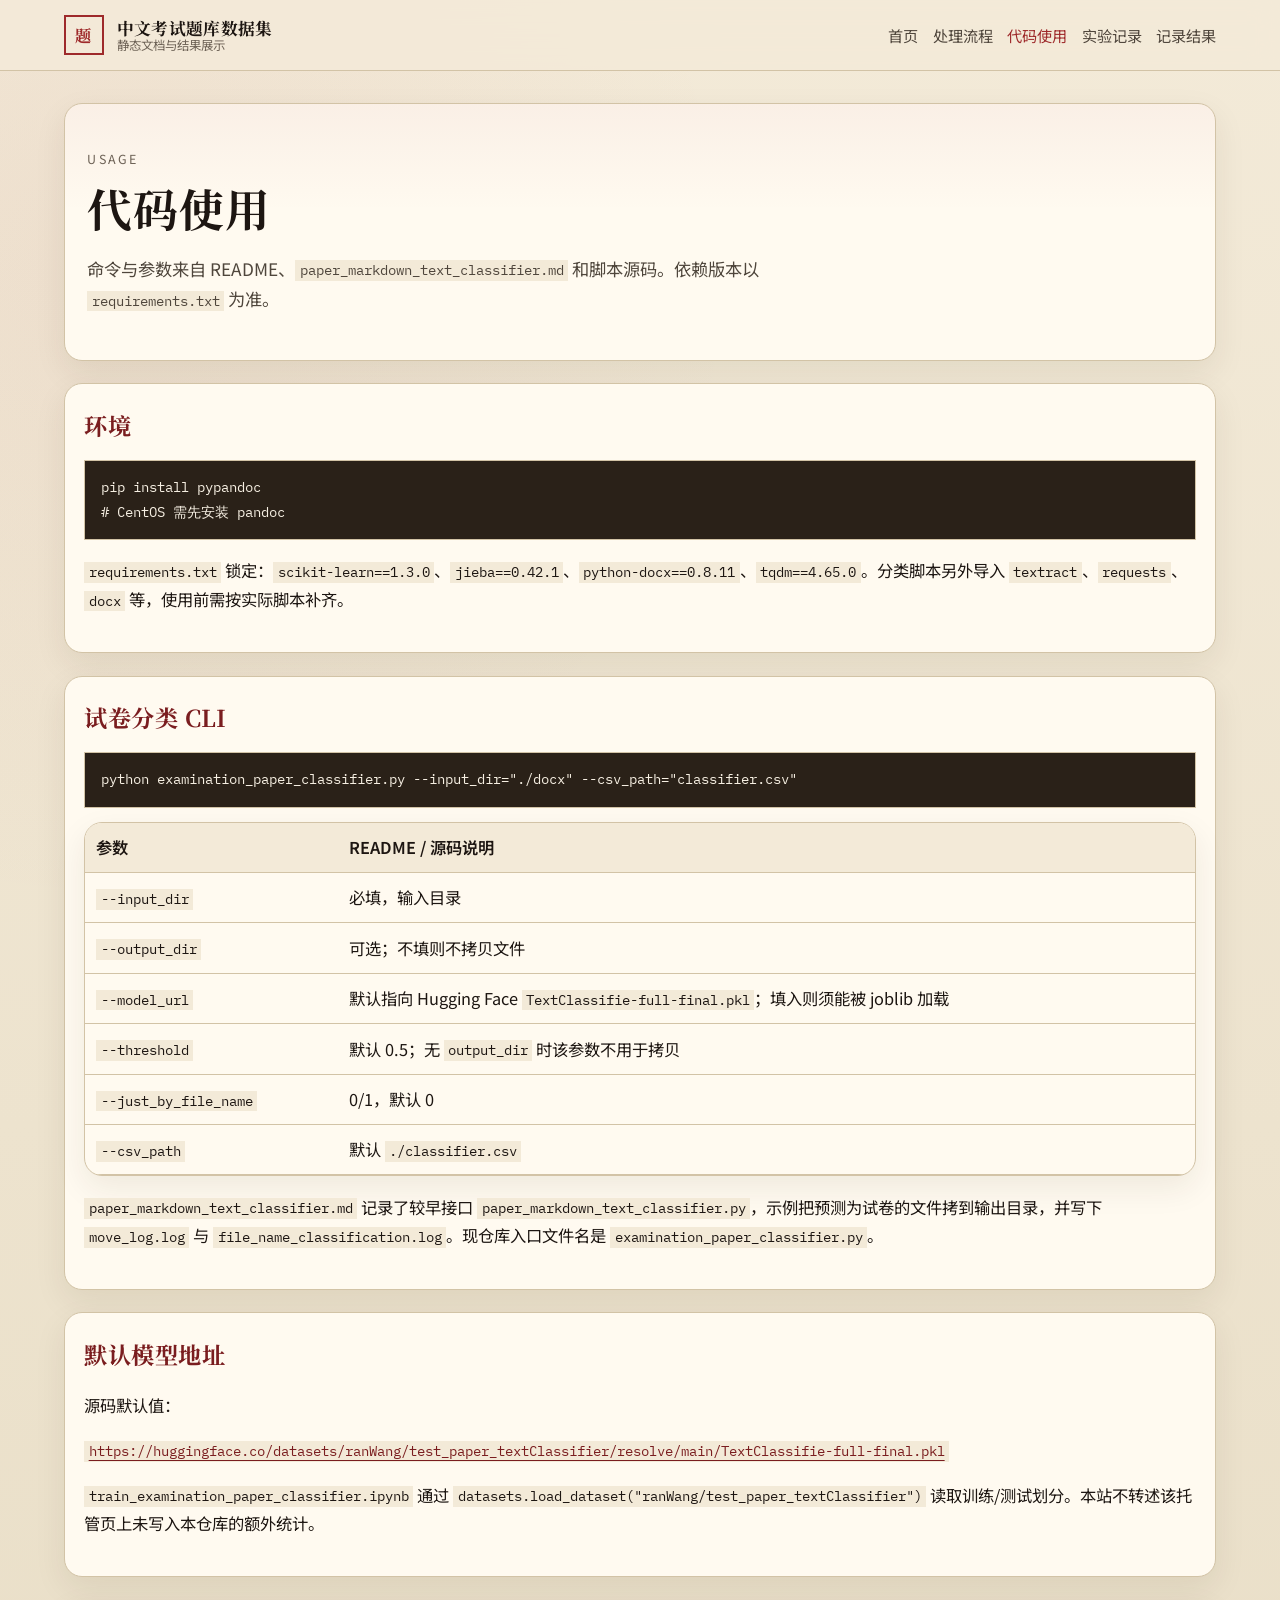
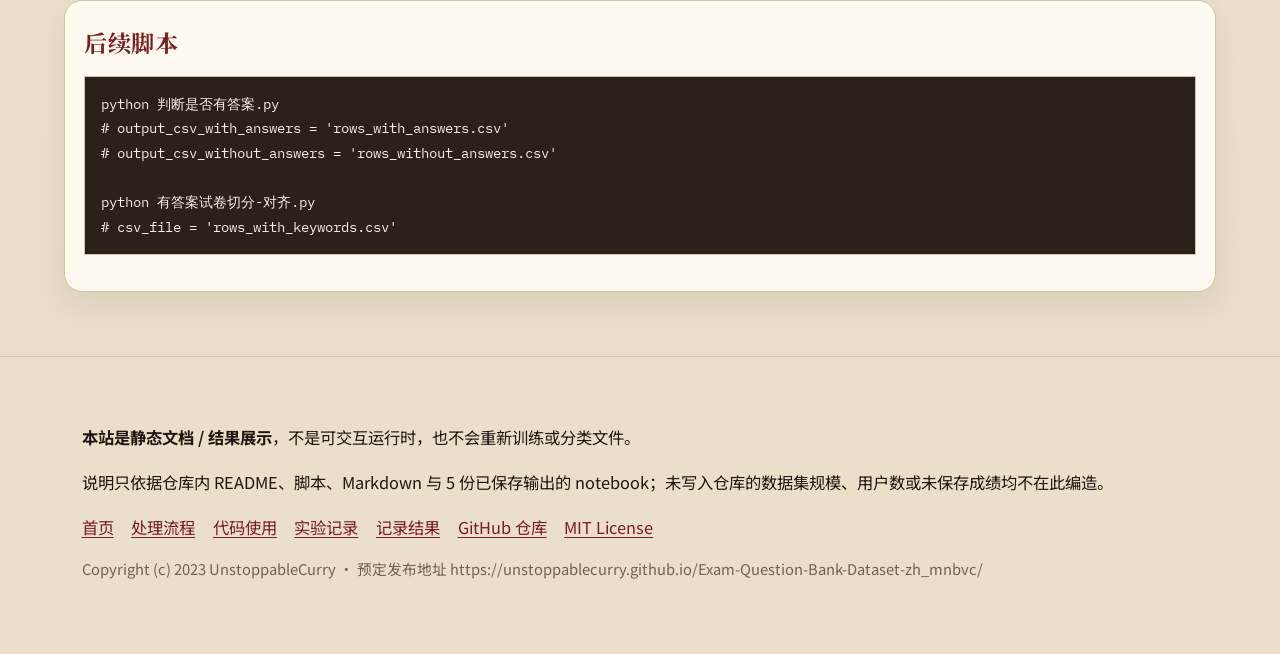
<file: docs/usage.html>
<!DOCTYPE html>
<html lang="zh-CN">
<head>
  <meta charset="utf-8">
  <meta name="viewport" content="width=device-width, initial-scale=1">
  <title>代码使用 · 中文考试题库数据集</title>
  <meta name="description" content="README 与源码中的安装、分类 CLI 参数以及后续答案检测脚本。">
  <meta name="robots" content="index,follow">
  <link rel="canonical" href="https://unstoppablecurry.github.io/Exam-Question-Bank-Dataset-zh_mnbvc/usage.html">
  <link rel="icon" href="assets/favicon.svg" type="image/svg+xml">
  <meta property="og:type" content="website">
  <meta property="og:locale" content="zh_CN">
  <meta property="og:title" content="代码使用 · 中文考试题库数据集">
  <meta property="og:description" content="README 与源码中的安装、分类 CLI 参数以及后续答案检测脚本。">
  <meta property="og:url" content="https://unstoppablecurry.github.io/Exam-Question-Bank-Dataset-zh_mnbvc/usage.html">
  <meta property="og:site_name" content="中文考试题库数据集展示">
  <meta name="twitter:card" content="summary">
  <meta name="twitter:title" content="代码使用 · 中文考试题库数据集">
  <meta name="twitter:description" content="README 与源码中的安装、分类 CLI 参数以及后续答案检测脚本。">
  <link rel="preconnect" href="https://fonts.googleapis.com">
  <link rel="preconnect" href="https://fonts.gstatic.com" crossorigin>
  <link href="https://fonts.googleapis.com/css2?family=IBM+Plex+Mono:wght@400;500&family=Noto+Sans+SC:wght@400;500;700&family=Noto+Serif+SC:wght@600;700&display=swap" rel="stylesheet">
  <link rel="stylesheet" href="assets/styles.css">
</head>
<body class="">
  <a class="skip-link" href="#main">跳到主要内容</a>
  <header class="site-header">
    <div class="header-inner">
      <a class="brand" href="index.html">
        <span class="brand-seal" aria-hidden="true">题</span>
        <span class="brand-text">
          <strong>中文考试题库数据集</strong>
          <span>静态文档与结果展示</span>
        </span>
      </a>
      <button class="nav-toggle" type="button" data-nav-toggle aria-controls="site-nav" aria-expanded="false">菜单</button>
      <nav class="site-nav" id="site-nav" data-nav-panel aria-label="站点">
        <ul>
          <li><a href="index.html">首页</a></li>
<li><a href="pipeline.html">处理流程</a></li>
<li><a href="usage.html" aria-current="page">代码使用</a></li>
<li><a href="notebooks.html">实验记录</a></li>
<li><a href="results.html">记录结果</a></li>
        </ul>
      </nav>
    </div>
  </header>
  <main id="main">
    <div class="wrap">
      
    <section class="page-hero">
      <p class="kicker">USAGE</p>
      <h1>代码使用</h1>
      <p class="lead">命令与参数来自 README、<code>paper_markdown_text_classifier.md</code> 和脚本源码。依赖版本以 <code>requirements.txt</code> 为准。</p>
    </section>
    <section class="section">
      <h2>环境</h2>
      <pre><code>pip install pypandoc
# CentOS 需先安装 pandoc</code></pre>
      <p><code>requirements.txt</code> 锁定：<code>scikit-learn==1.3.0</code>、<code>jieba==0.42.1</code>、<code>python-docx==0.8.11</code>、<code>tqdm==4.65.0</code>。分类脚本另外导入 <code>textract</code>、<code>requests</code>、<code>docx</code> 等，使用前需按实际脚本补齐。</p>
    </section>
    <section class="section">
      <h2>试卷分类 CLI</h2>
      <pre><code>python examination_paper_classifier.py --input_dir="./docx" --csv_path="classifier.csv"</code></pre>
      <div class="table-wrap">
        <table>
          <thead><tr><th>参数</th><th>README / 源码说明</th></tr></thead>
          <tbody>
            <tr><td><code>--input_dir</code></td><td>必填，输入目录</td></tr>
            <tr><td><code>--output_dir</code></td><td>可选；不填则不拷贝文件</td></tr>
            <tr><td><code>--model_url</code></td><td>默认指向 Hugging Face <code>TextClassifie-full-final.pkl</code>；填入则须能被 joblib 加载</td></tr>
            <tr><td><code>--threshold</code></td><td>默认 0.5；无 <code>output_dir</code> 时该参数不用于拷贝</td></tr>
            <tr><td><code>--just_by_file_name</code></td><td>0/1，默认 0</td></tr>
            <tr><td><code>--csv_path</code></td><td>默认 <code>./classifier.csv</code></td></tr>
          </tbody>
        </table>
      </div>
      <p><code>paper_markdown_text_classifier.md</code> 记录了较早接口 <code>paper_markdown_text_classifier.py</code>，示例把预测为试卷的文件拷到输出目录，并写下 <code>move_log.log</code> 与 <code>file_name_classification.log</code>。现仓库入口文件名是 <code>examination_paper_classifier.py</code>。</p>
    </section>
    <section class="section">
      <h2>默认模型地址</h2>
      <p>源码默认值：</p>
      <p><a href="https://huggingface.co/datasets/ranWang/test_paper_textClassifier/resolve/main/TextClassifie-full-final.pkl"><code>https://huggingface.co/datasets/ranWang/test_paper_textClassifier/resolve/main/TextClassifie-full-final.pkl</code></a></p>
      <p><code>train_examination_paper_classifier.ipynb</code> 通过 <code>datasets.load_dataset("ranWang/test_paper_textClassifier")</code> 读取训练/测试划分。本站不转述该托管页上未写入本仓库的额外统计。</p>
    </section>
    <section class="section">
      <h2>后续脚本</h2>
      <pre><code>python 判断是否有答案.py
# output_csv_with_answers = 'rows_with_answers.csv'
# output_csv_without_answers = 'rows_without_answers.csv'

python 有答案试卷切分-对齐.py
# csv_file = 'rows_with_keywords.csv'</code></pre>
    </section>
    
    </div>
  </main>
  <footer class="site-footer">
    <div class="footer-inner">
      <p><strong>本站是静态文档 / 结果展示</strong>，不是可交互运行时，也不会重新训练或分类文件。</p>
      <p>说明只依据仓库内 README、脚本、Markdown 与 5 份已保存输出的 notebook；未写入仓库的数据集规模、用户数或未保存成绩均不在此编造。</p>
      <nav class="footer-nav" aria-label="页脚">
        <a href="index.html">首页</a>
        <a href="pipeline.html">处理流程</a>
        <a href="usage.html">代码使用</a>
        <a href="notebooks.html">实验记录</a>
        <a href="results.html">记录结果</a>
        <a href="https://github.com/UnstoppableCurry/Exam-Question-Bank-Dataset-zh_mnbvc">GitHub 仓库</a>
        <a href="https://github.com/UnstoppableCurry/Exam-Question-Bank-Dataset-zh_mnbvc/blob/main/LICENSE">MIT License</a>
      </nav>
      <p class="meta">Copyright (c) 2023 UnstoppableCurry · 预定发布地址 https://unstoppablecurry.github.io/Exam-Question-Bank-Dataset-zh_mnbvc/</p>
    </div>
  </footer>
  <script src="assets/site.js" defer></script>
</body>
</html>
</file>
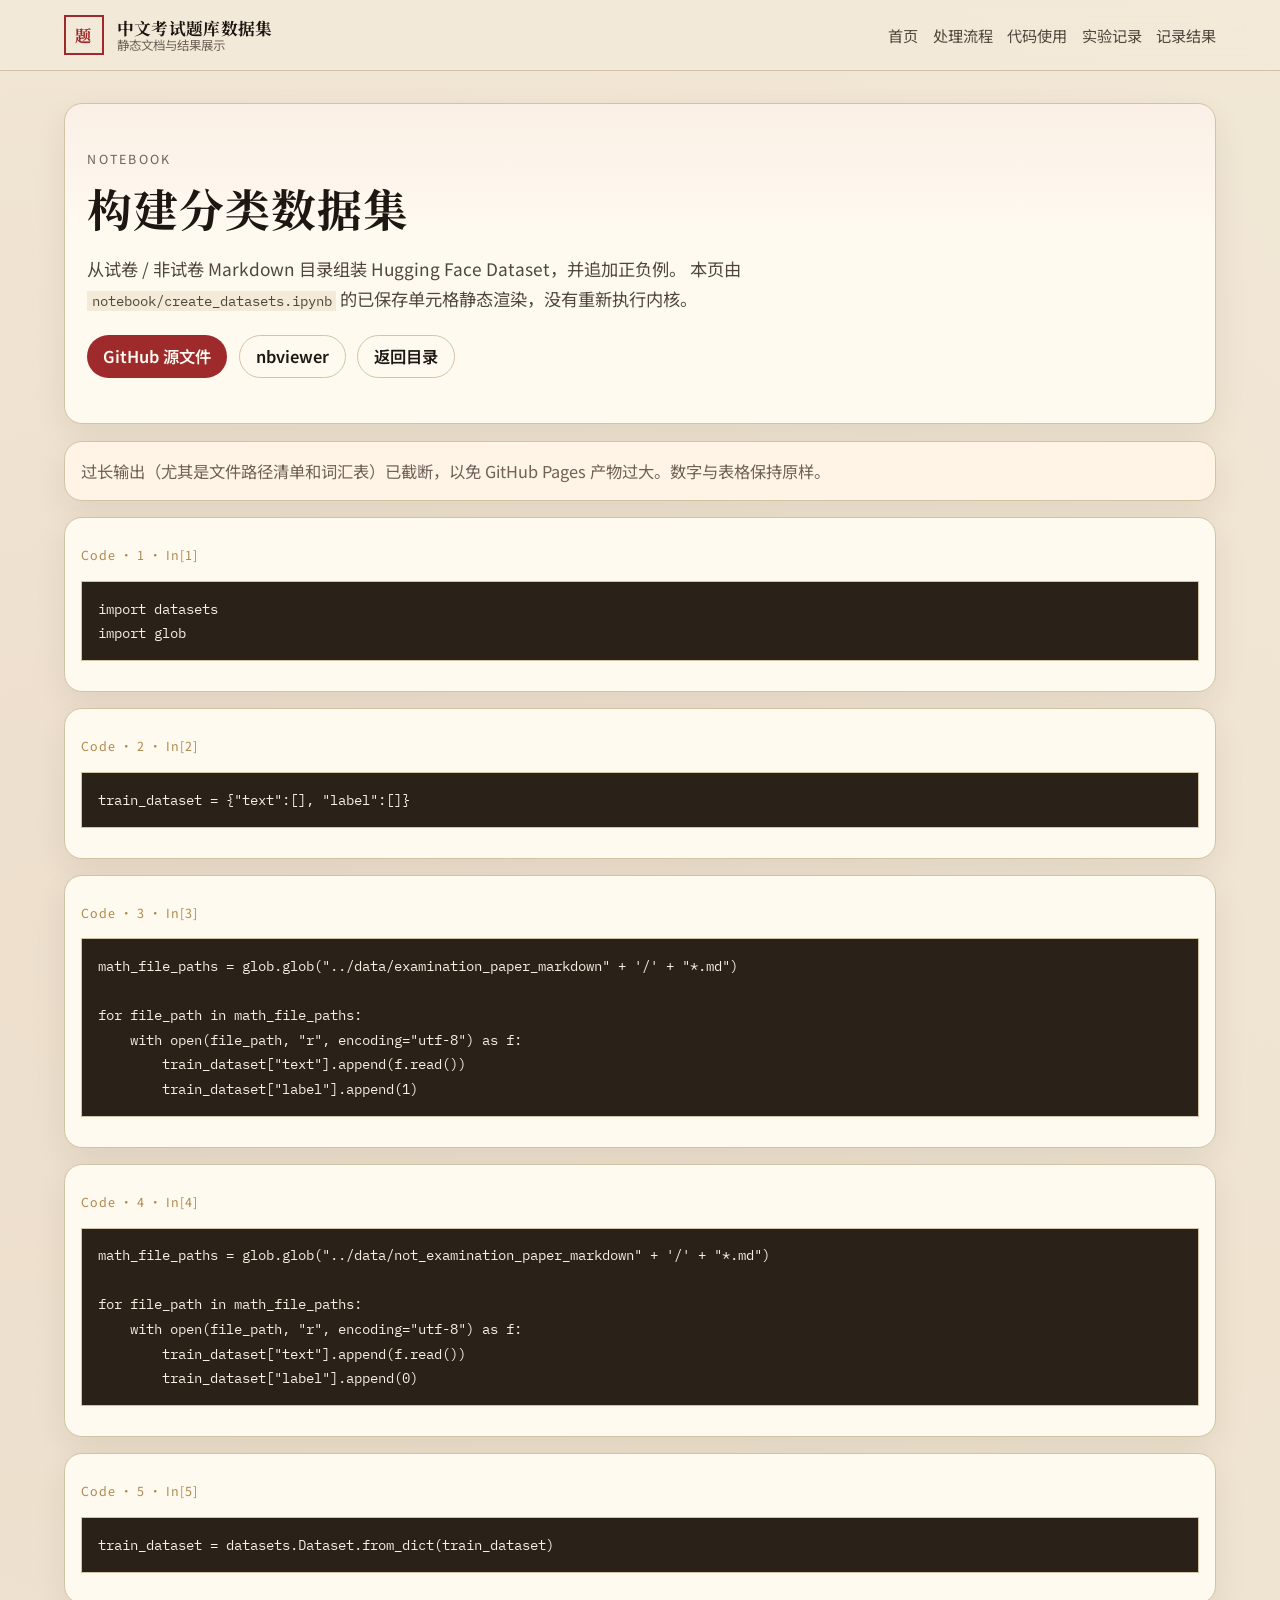
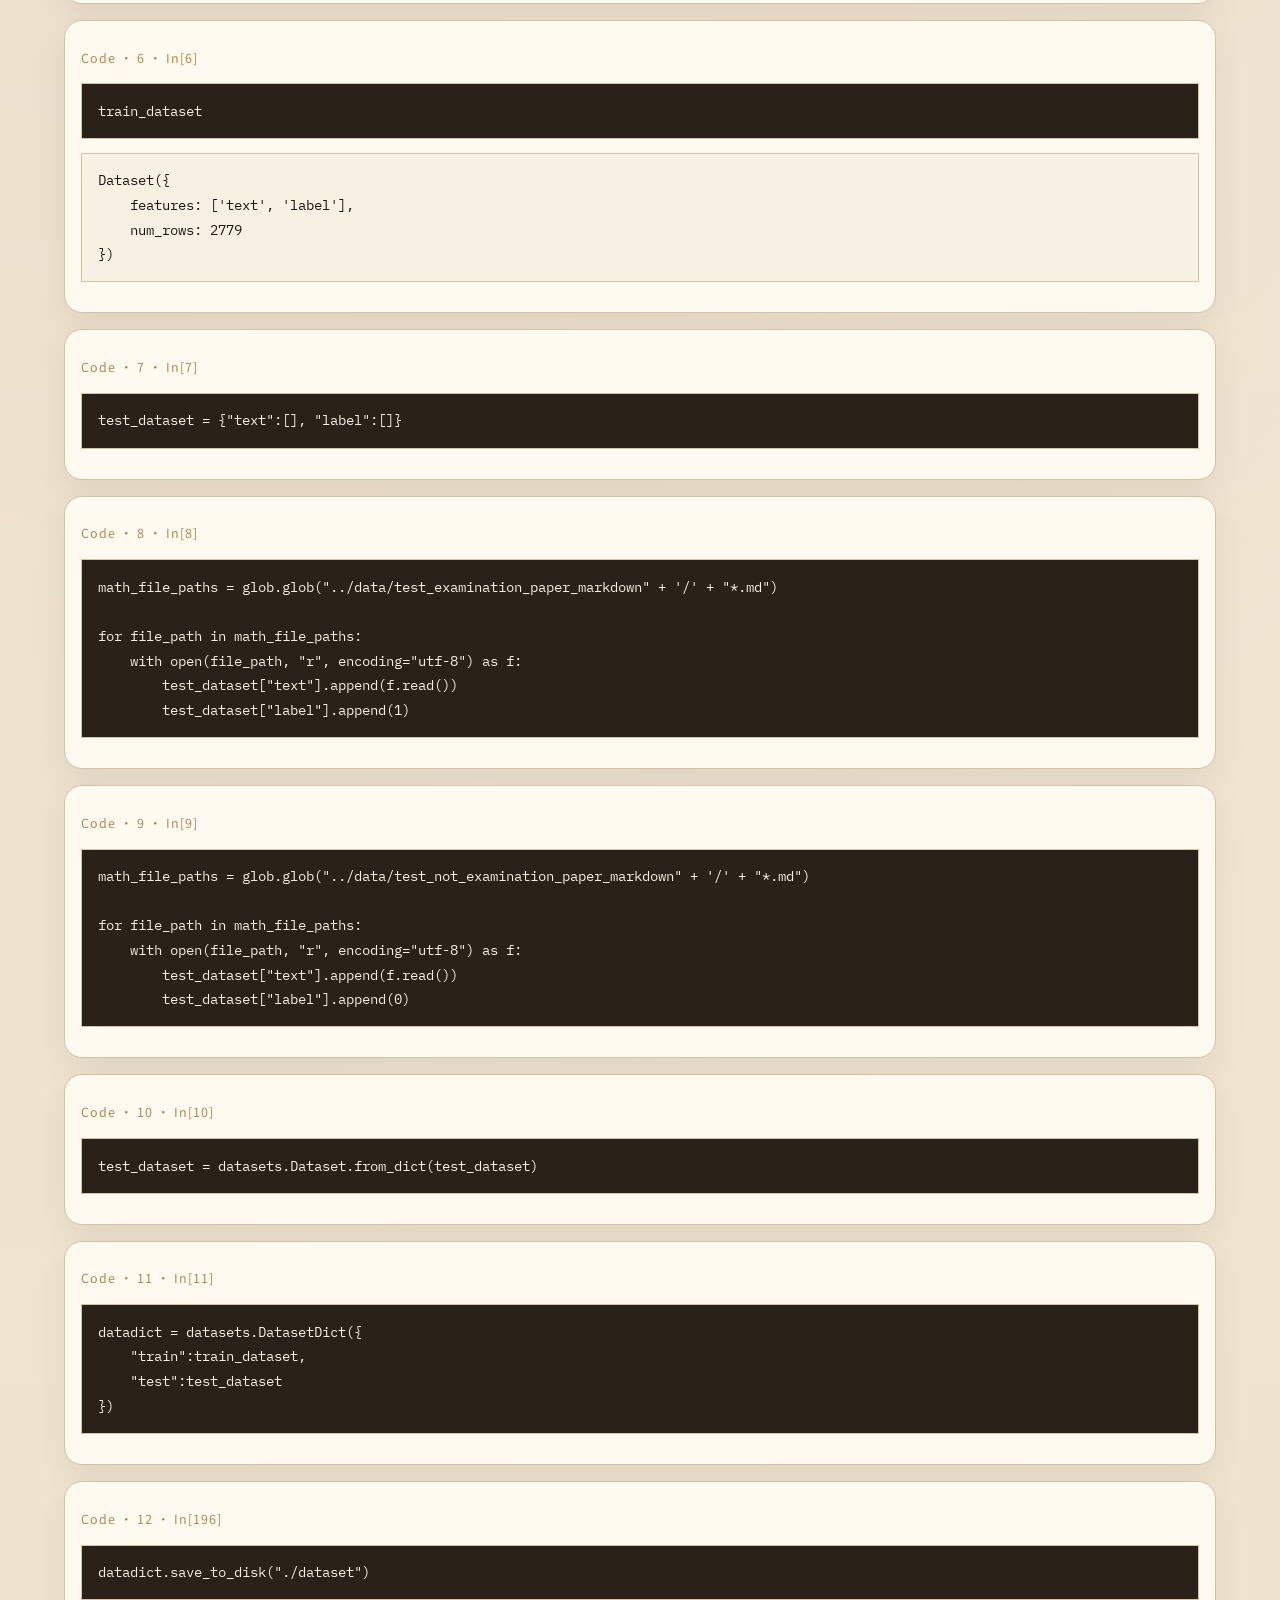
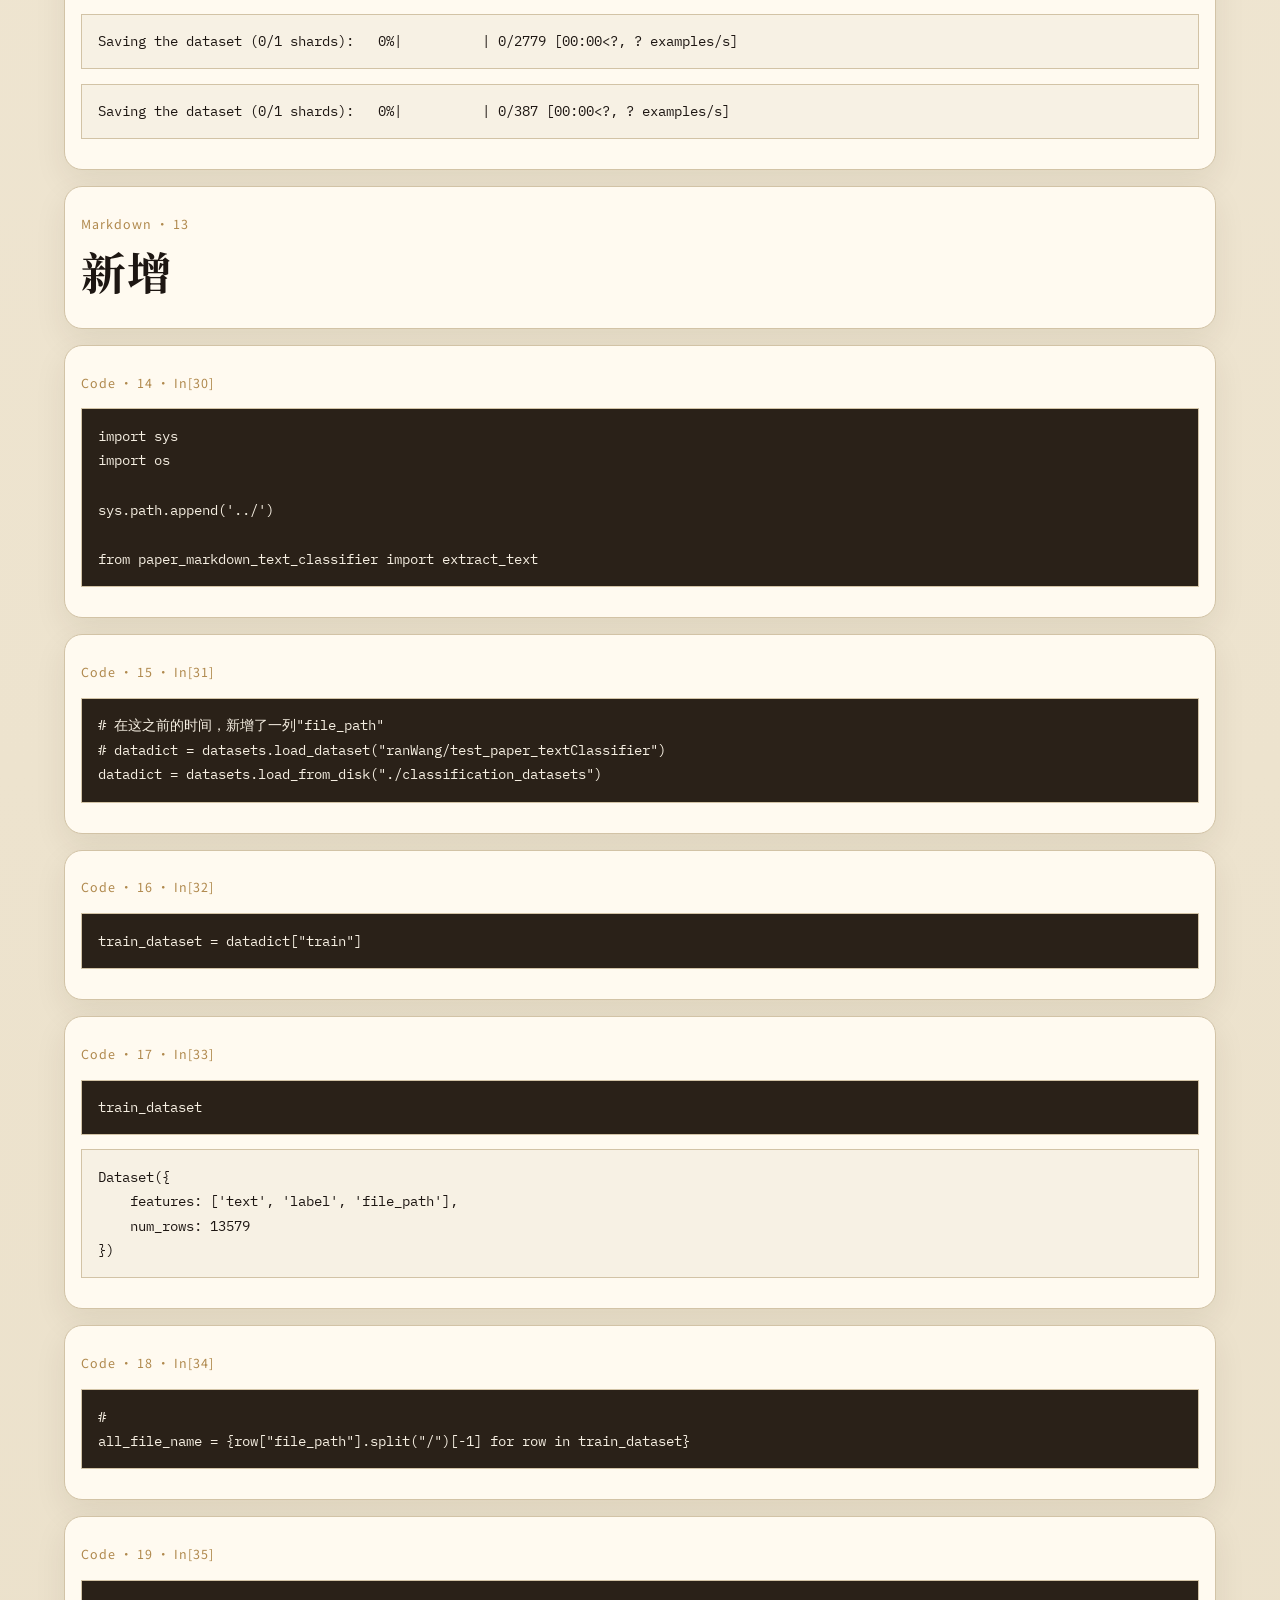
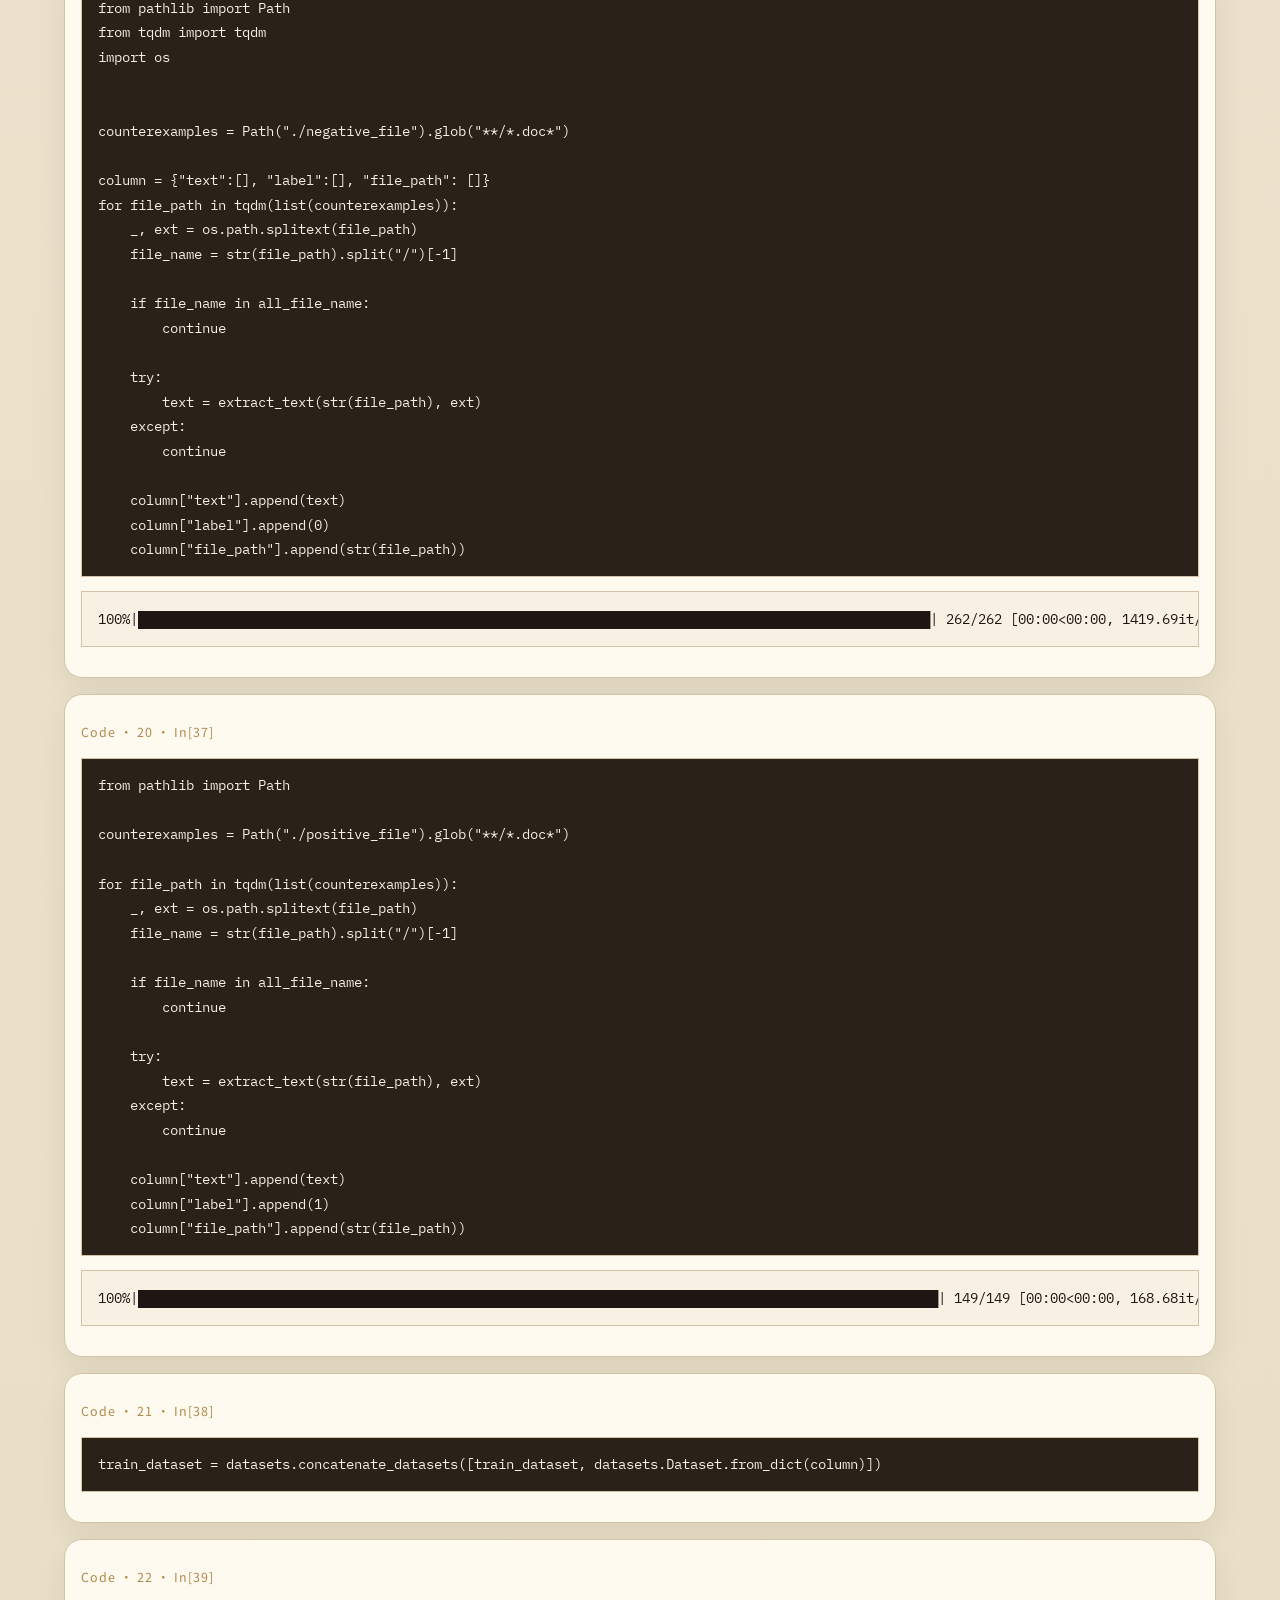
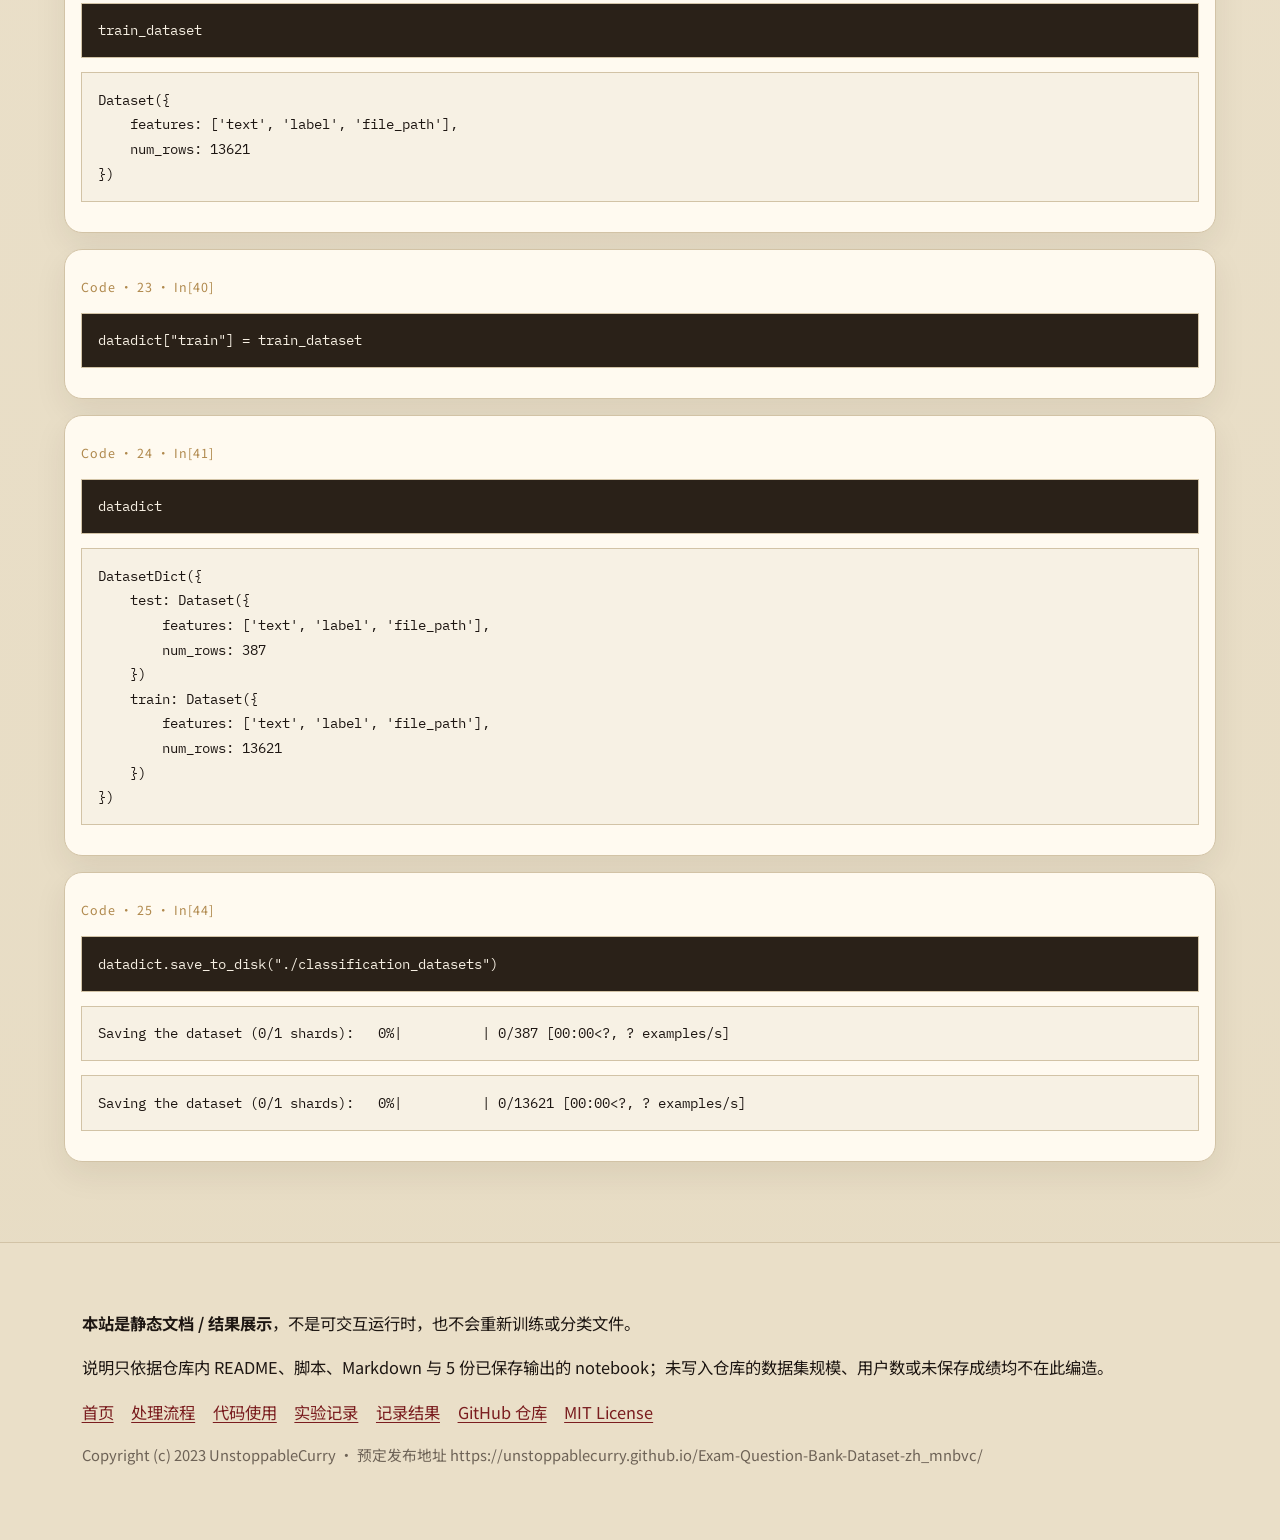
<file: docs/notebooks/create-datasets.html>
<!DOCTYPE html>
<html lang="zh-CN">
<head>
  <meta charset="utf-8">
  <meta name="viewport" content="width=device-width, initial-scale=1">
  <title>构建分类数据集 · 静态 notebook</title>
  <meta name="description" content="从试卷 / 非试卷 Markdown 目录组装 Hugging Face Dataset，并追加正负例。">
  <meta name="robots" content="index,follow">
  <link rel="canonical" href="https://unstoppablecurry.github.io/Exam-Question-Bank-Dataset-zh_mnbvc/notebooks/create-datasets.html">
  <link rel="icon" href="../assets/favicon.svg" type="image/svg+xml">
  <meta property="og:type" content="website">
  <meta property="og:locale" content="zh_CN">
  <meta property="og:title" content="构建分类数据集 · 静态 notebook">
  <meta property="og:description" content="从试卷 / 非试卷 Markdown 目录组装 Hugging Face Dataset，并追加正负例。">
  <meta property="og:url" content="https://unstoppablecurry.github.io/Exam-Question-Bank-Dataset-zh_mnbvc/notebooks/create-datasets.html">
  <meta property="og:site_name" content="中文考试题库数据集展示">
  <meta name="twitter:card" content="summary">
  <meta name="twitter:title" content="构建分类数据集 · 静态 notebook">
  <meta name="twitter:description" content="从试卷 / 非试卷 Markdown 目录组装 Hugging Face Dataset，并追加正负例。">
  <link rel="preconnect" href="https://fonts.googleapis.com">
  <link rel="preconnect" href="https://fonts.gstatic.com" crossorigin>
  <link href="https://fonts.googleapis.com/css2?family=IBM+Plex+Mono:wght@400;500&family=Noto+Sans+SC:wght@400;500;700&family=Noto+Serif+SC:wght@600;700&display=swap" rel="stylesheet">
  <link rel="stylesheet" href="../assets/styles.css">
</head>
<body class="nb-page">
  <a class="skip-link" href="#main">跳到主要内容</a>
  <header class="site-header">
    <div class="header-inner">
      <a class="brand" href="../index.html">
        <span class="brand-seal" aria-hidden="true">题</span>
        <span class="brand-text">
          <strong>中文考试题库数据集</strong>
          <span>静态文档与结果展示</span>
        </span>
      </a>
      <button class="nav-toggle" type="button" data-nav-toggle aria-controls="site-nav" aria-expanded="false">菜单</button>
      <nav class="site-nav" id="site-nav" data-nav-panel aria-label="站点">
        <ul>
          <li><a href="../index.html">首页</a></li>
<li><a href="../pipeline.html">处理流程</a></li>
<li><a href="../usage.html">代码使用</a></li>
<li><a href="../notebooks.html">实验记录</a></li>
<li><a href="../results.html">记录结果</a></li>
        </ul>
      </nav>
    </div>
  </header>
  <main id="main">
    <div class="wrap">
      
    <section class="page-hero">
      <p class="kicker">NOTEBOOK</p>
      <h1>构建分类数据集</h1>
      <p class="lead">从试卷 / 非试卷 Markdown 目录组装 Hugging Face Dataset，并追加正负例。 本页由 <code>notebook/create_datasets.ipynb</code> 的已保存单元格静态渲染，没有重新执行内核。</p>
      <p class="actions">
        <a class="button button-primary" href="https://github.com/UnstoppableCurry/Exam-Question-Bank-Dataset-zh_mnbvc/blob/main/notebook/create_datasets.ipynb">GitHub 源文件</a>
        <a class="button button-ghost" href="https://nbviewer.org/github/UnstoppableCurry/Exam-Question-Bank-Dataset-zh_mnbvc/blob/main/notebook/create_datasets.ipynb">nbviewer</a>
        <a class="button button-ghost" href="../notebooks.html">返回目录</a>
      </p>
    </section>
    <p class="note">过长输出（尤其是文件路径清单和词汇表）已截断，以免 GitHub Pages 产物过大。数字与表格保持原样。</p>
    
            <article class="nb-cell">
              <p class="nb-label">Code · 1 · In[1]</p>
              <pre><code>import datasets
import glob</code></pre>
              
            </article>
            
            <article class="nb-cell">
              <p class="nb-label">Code · 2 · In[2]</p>
              <pre><code>train_dataset = {&quot;text&quot;:[], &quot;label&quot;:[]}</code></pre>
              
            </article>
            
            <article class="nb-cell">
              <p class="nb-label">Code · 3 · In[3]</p>
              <pre><code>math_file_paths = glob.glob(&quot;../data/examination_paper_markdown&quot; + &#x27;/&#x27; + &quot;*.md&quot;)

for file_path in math_file_paths:
    with open(file_path, &quot;r&quot;, encoding=&quot;utf-8&quot;) as f:
        train_dataset[&quot;text&quot;].append(f.read())
        train_dataset[&quot;label&quot;].append(1)</code></pre>
              
            </article>
            
            <article class="nb-cell">
              <p class="nb-label">Code · 4 · In[4]</p>
              <pre><code>math_file_paths = glob.glob(&quot;../data/not_examination_paper_markdown&quot; + &#x27;/&#x27; + &quot;*.md&quot;)

for file_path in math_file_paths:
    with open(file_path, &quot;r&quot;, encoding=&quot;utf-8&quot;) as f:
        train_dataset[&quot;text&quot;].append(f.read())
        train_dataset[&quot;label&quot;].append(0)</code></pre>
              
            </article>
            
            <article class="nb-cell">
              <p class="nb-label">Code · 5 · In[5]</p>
              <pre><code>train_dataset = datasets.Dataset.from_dict(train_dataset)</code></pre>
              
            </article>
            
            <article class="nb-cell">
              <p class="nb-label">Code · 6 · In[6]</p>
              <pre><code>train_dataset</code></pre>
              <pre class="nb-output"><code>Dataset({
    features: [&#x27;text&#x27;, &#x27;label&#x27;],
    num_rows: 2779
})</code></pre>
            </article>
            
            <article class="nb-cell">
              <p class="nb-label">Code · 7 · In[7]</p>
              <pre><code>test_dataset = {&quot;text&quot;:[], &quot;label&quot;:[]}</code></pre>
              
            </article>
            
            <article class="nb-cell">
              <p class="nb-label">Code · 8 · In[8]</p>
              <pre><code>math_file_paths = glob.glob(&quot;../data/test_examination_paper_markdown&quot; + &#x27;/&#x27; + &quot;*.md&quot;)

for file_path in math_file_paths:
    with open(file_path, &quot;r&quot;, encoding=&quot;utf-8&quot;) as f:
        test_dataset[&quot;text&quot;].append(f.read())
        test_dataset[&quot;label&quot;].append(1)</code></pre>
              
            </article>
            
            <article class="nb-cell">
              <p class="nb-label">Code · 9 · In[9]</p>
              <pre><code>math_file_paths = glob.glob(&quot;../data/test_not_examination_paper_markdown&quot; + &#x27;/&#x27; + &quot;*.md&quot;)

for file_path in math_file_paths:
    with open(file_path, &quot;r&quot;, encoding=&quot;utf-8&quot;) as f:
        test_dataset[&quot;text&quot;].append(f.read())
        test_dataset[&quot;label&quot;].append(0)</code></pre>
              
            </article>
            
            <article class="nb-cell">
              <p class="nb-label">Code · 10 · In[10]</p>
              <pre><code>test_dataset = datasets.Dataset.from_dict(test_dataset)</code></pre>
              
            </article>
            
            <article class="nb-cell">
              <p class="nb-label">Code · 11 · In[11]</p>
              <pre><code>datadict = datasets.DatasetDict({
    &quot;train&quot;:train_dataset,
    &quot;test&quot;:test_dataset
})</code></pre>
              
            </article>
            
            <article class="nb-cell">
              <p class="nb-label">Code · 12 · In[196]</p>
              <pre><code>datadict.save_to_disk(&quot;./dataset&quot;)</code></pre>
              <pre class="nb-output"><code>Saving the dataset (0/1 shards):   0%|          | 0/2779 [00:00&lt;?, ? examples/s]</code></pre>
<pre class="nb-output"><code>Saving the dataset (0/1 shards):   0%|          | 0/387 [00:00&lt;?, ? examples/s]</code></pre>
            </article>
            <article class="nb-cell"><p class="nb-label">Markdown · 13</p><h1>新增</h1></article>
            <article class="nb-cell">
              <p class="nb-label">Code · 14 · In[30]</p>
              <pre><code>import sys
import os

sys.path.append(&#x27;../&#x27;)

from paper_markdown_text_classifier import extract_text</code></pre>
              
            </article>
            
            <article class="nb-cell">
              <p class="nb-label">Code · 15 · In[31]</p>
              <pre><code># 在这之前的时间，新增了一列&quot;file_path&quot;
# datadict = datasets.load_dataset(&quot;ranWang/test_paper_textClassifier&quot;)
datadict = datasets.load_from_disk(&quot;./classification_datasets&quot;)</code></pre>
              
            </article>
            
            <article class="nb-cell">
              <p class="nb-label">Code · 16 · In[32]</p>
              <pre><code>train_dataset = datadict[&quot;train&quot;]</code></pre>
              
            </article>
            
            <article class="nb-cell">
              <p class="nb-label">Code · 17 · In[33]</p>
              <pre><code>train_dataset</code></pre>
              <pre class="nb-output"><code>Dataset({
    features: [&#x27;text&#x27;, &#x27;label&#x27;, &#x27;file_path&#x27;],
    num_rows: 13579
})</code></pre>
            </article>
            
            <article class="nb-cell">
              <p class="nb-label">Code · 18 · In[34]</p>
              <pre><code># 
all_file_name = {row[&quot;file_path&quot;].split(&quot;/&quot;)[-1] for row in train_dataset}</code></pre>
              
            </article>
            
            <article class="nb-cell">
              <p class="nb-label">Code · 19 · In[35]</p>
              <pre><code>from pathlib import Path
from tqdm import tqdm
import os


counterexamples = Path(&quot;./negative_file&quot;).glob(&quot;**/*.doc*&quot;)

column = {&quot;text&quot;:[], &quot;label&quot;:[], &quot;file_path&quot;: []}
for file_path in tqdm(list(counterexamples)):
    _, ext = os.path.splitext(file_path)
    file_name = str(file_path).split(&quot;/&quot;)[-1]
    
    if file_name in all_file_name:
        continue
        
    try:
        text = extract_text(str(file_path), ext)
    except:
        continue
    
    column[&quot;text&quot;].append(text)
    column[&quot;label&quot;].append(0)
    column[&quot;file_path&quot;].append(str(file_path))</code></pre>
              <pre class="nb-output"><code>100%|███████████████████████████████████████████████████████████████████████████████████████████████████| 262/262 [00:00&lt;00:00, 1419.69it/s]
</code></pre>
            </article>
            
            <article class="nb-cell">
              <p class="nb-label">Code · 20 · In[37]</p>
              <pre><code>from pathlib import Path

counterexamples = Path(&quot;./positive_file&quot;).glob(&quot;**/*.doc*&quot;)

for file_path in tqdm(list(counterexamples)):
    _, ext = os.path.splitext(file_path)
    file_name = str(file_path).split(&quot;/&quot;)[-1]
    
    if file_name in all_file_name:
        continue
        
    try:
        text = extract_text(str(file_path), ext)
    except:
        continue
        
    column[&quot;text&quot;].append(text)
    column[&quot;label&quot;].append(1)
    column[&quot;file_path&quot;].append(str(file_path))</code></pre>
              <pre class="nb-output"><code>100%|████████████████████████████████████████████████████████████████████████████████████████████████████| 149/149 [00:00&lt;00:00, 168.68it/s]
</code></pre>
            </article>
            
            <article class="nb-cell">
              <p class="nb-label">Code · 21 · In[38]</p>
              <pre><code>train_dataset = datasets.concatenate_datasets([train_dataset, datasets.Dataset.from_dict(column)])</code></pre>
              
            </article>
            
            <article class="nb-cell">
              <p class="nb-label">Code · 22 · In[39]</p>
              <pre><code>train_dataset</code></pre>
              <pre class="nb-output"><code>Dataset({
    features: [&#x27;text&#x27;, &#x27;label&#x27;, &#x27;file_path&#x27;],
    num_rows: 13621
})</code></pre>
            </article>
            
            <article class="nb-cell">
              <p class="nb-label">Code · 23 · In[40]</p>
              <pre><code>datadict[&quot;train&quot;] = train_dataset</code></pre>
              
            </article>
            
            <article class="nb-cell">
              <p class="nb-label">Code · 24 · In[41]</p>
              <pre><code>datadict</code></pre>
              <pre class="nb-output"><code>DatasetDict({
    test: Dataset({
        features: [&#x27;text&#x27;, &#x27;label&#x27;, &#x27;file_path&#x27;],
        num_rows: 387
    })
    train: Dataset({
        features: [&#x27;text&#x27;, &#x27;label&#x27;, &#x27;file_path&#x27;],
        num_rows: 13621
    })
})</code></pre>
            </article>
            
            <article class="nb-cell">
              <p class="nb-label">Code · 25 · In[44]</p>
              <pre><code>datadict.save_to_disk(&quot;./classification_datasets&quot;)</code></pre>
              <pre class="nb-output"><code>Saving the dataset (0/1 shards):   0%|          | 0/387 [00:00&lt;?, ? examples/s]</code></pre>
<pre class="nb-output"><code>Saving the dataset (0/1 shards):   0%|          | 0/13621 [00:00&lt;?, ? examples/s]</code></pre>
            </article>
            
    
    </div>
  </main>
  <footer class="site-footer">
    <div class="footer-inner">
      <p><strong>本站是静态文档 / 结果展示</strong>，不是可交互运行时，也不会重新训练或分类文件。</p>
      <p>说明只依据仓库内 README、脚本、Markdown 与 5 份已保存输出的 notebook；未写入仓库的数据集规模、用户数或未保存成绩均不在此编造。</p>
      <nav class="footer-nav" aria-label="页脚">
        <a href="../index.html">首页</a>
        <a href="../pipeline.html">处理流程</a>
        <a href="../usage.html">代码使用</a>
        <a href="../notebooks.html">实验记录</a>
        <a href="../results.html">记录结果</a>
        <a href="https://github.com/UnstoppableCurry/Exam-Question-Bank-Dataset-zh_mnbvc">GitHub 仓库</a>
        <a href="https://github.com/UnstoppableCurry/Exam-Question-Bank-Dataset-zh_mnbvc/blob/main/LICENSE">MIT License</a>
      </nav>
      <p class="meta">Copyright (c) 2023 UnstoppableCurry · 预定发布地址 https://unstoppablecurry.github.io/Exam-Question-Bank-Dataset-zh_mnbvc/</p>
    </div>
  </footer>
  <script src="../assets/site.js" defer></script>
</body>
</html>
</file>
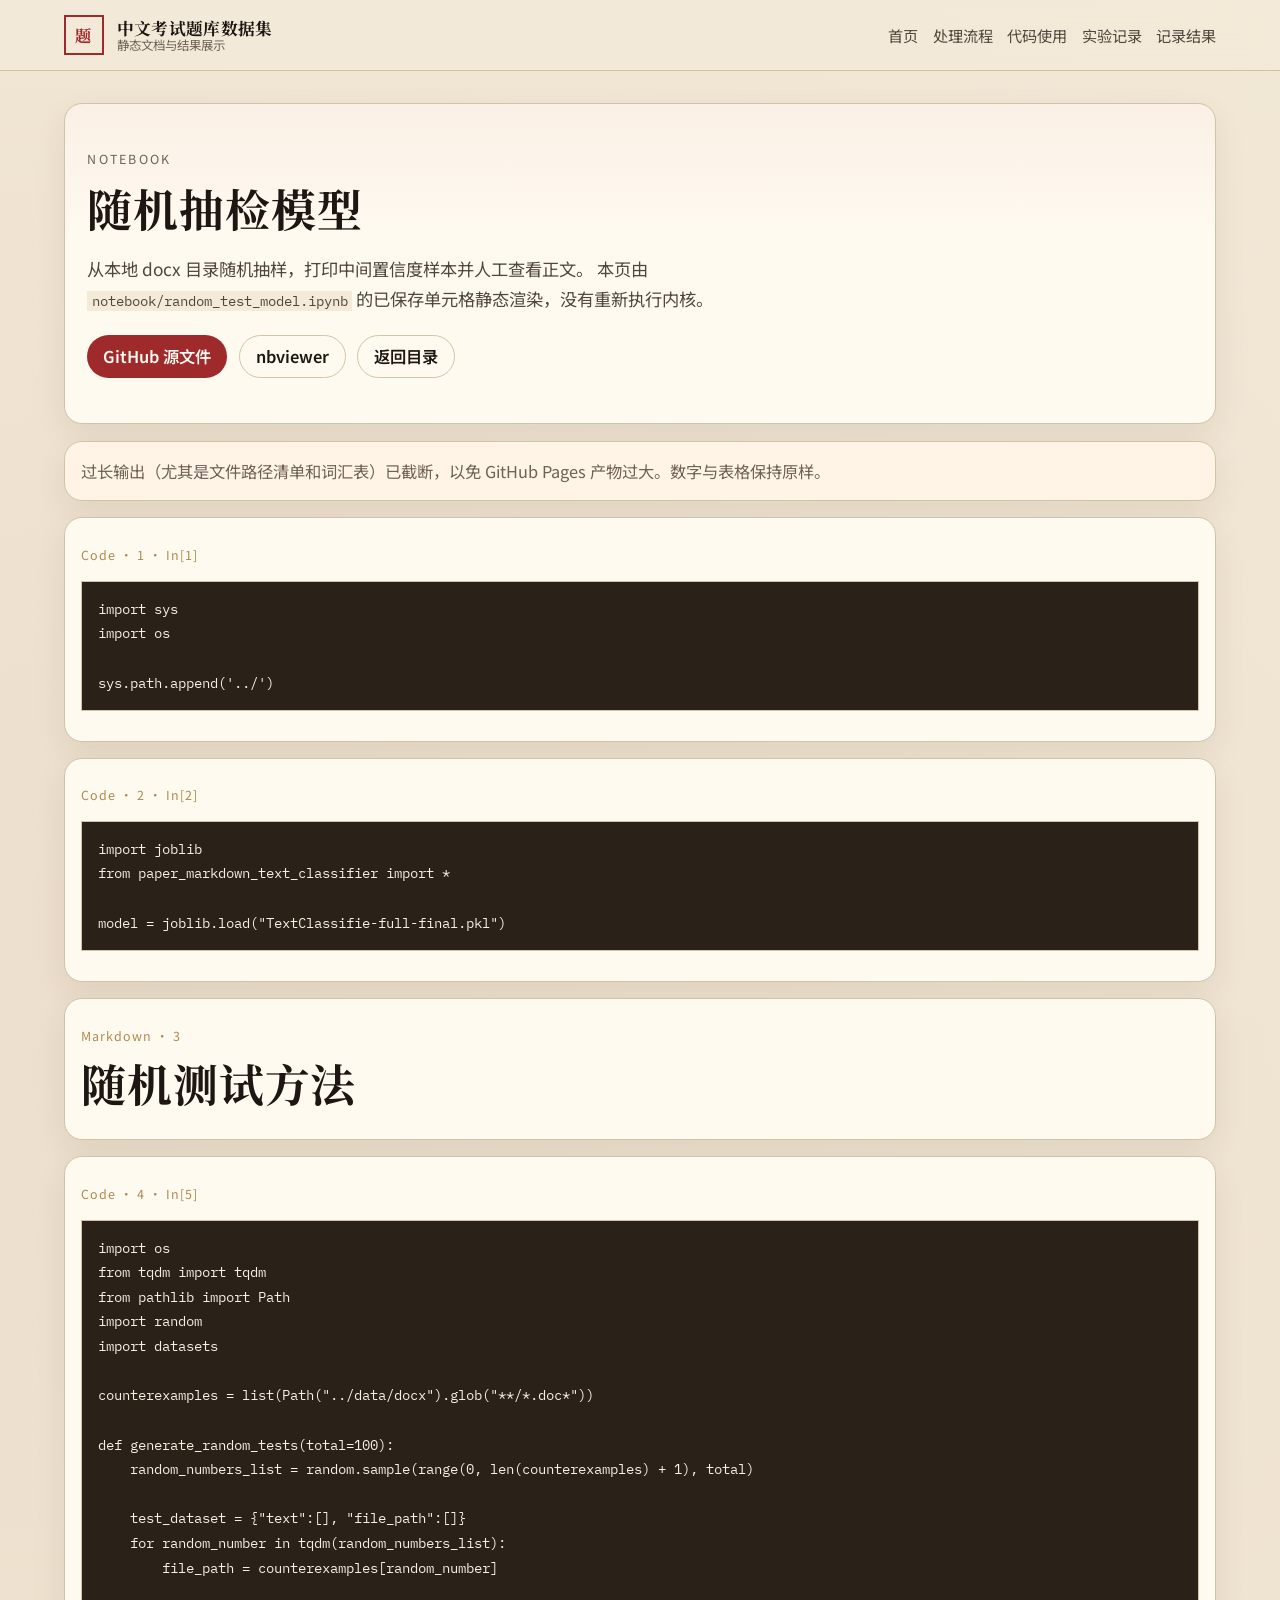
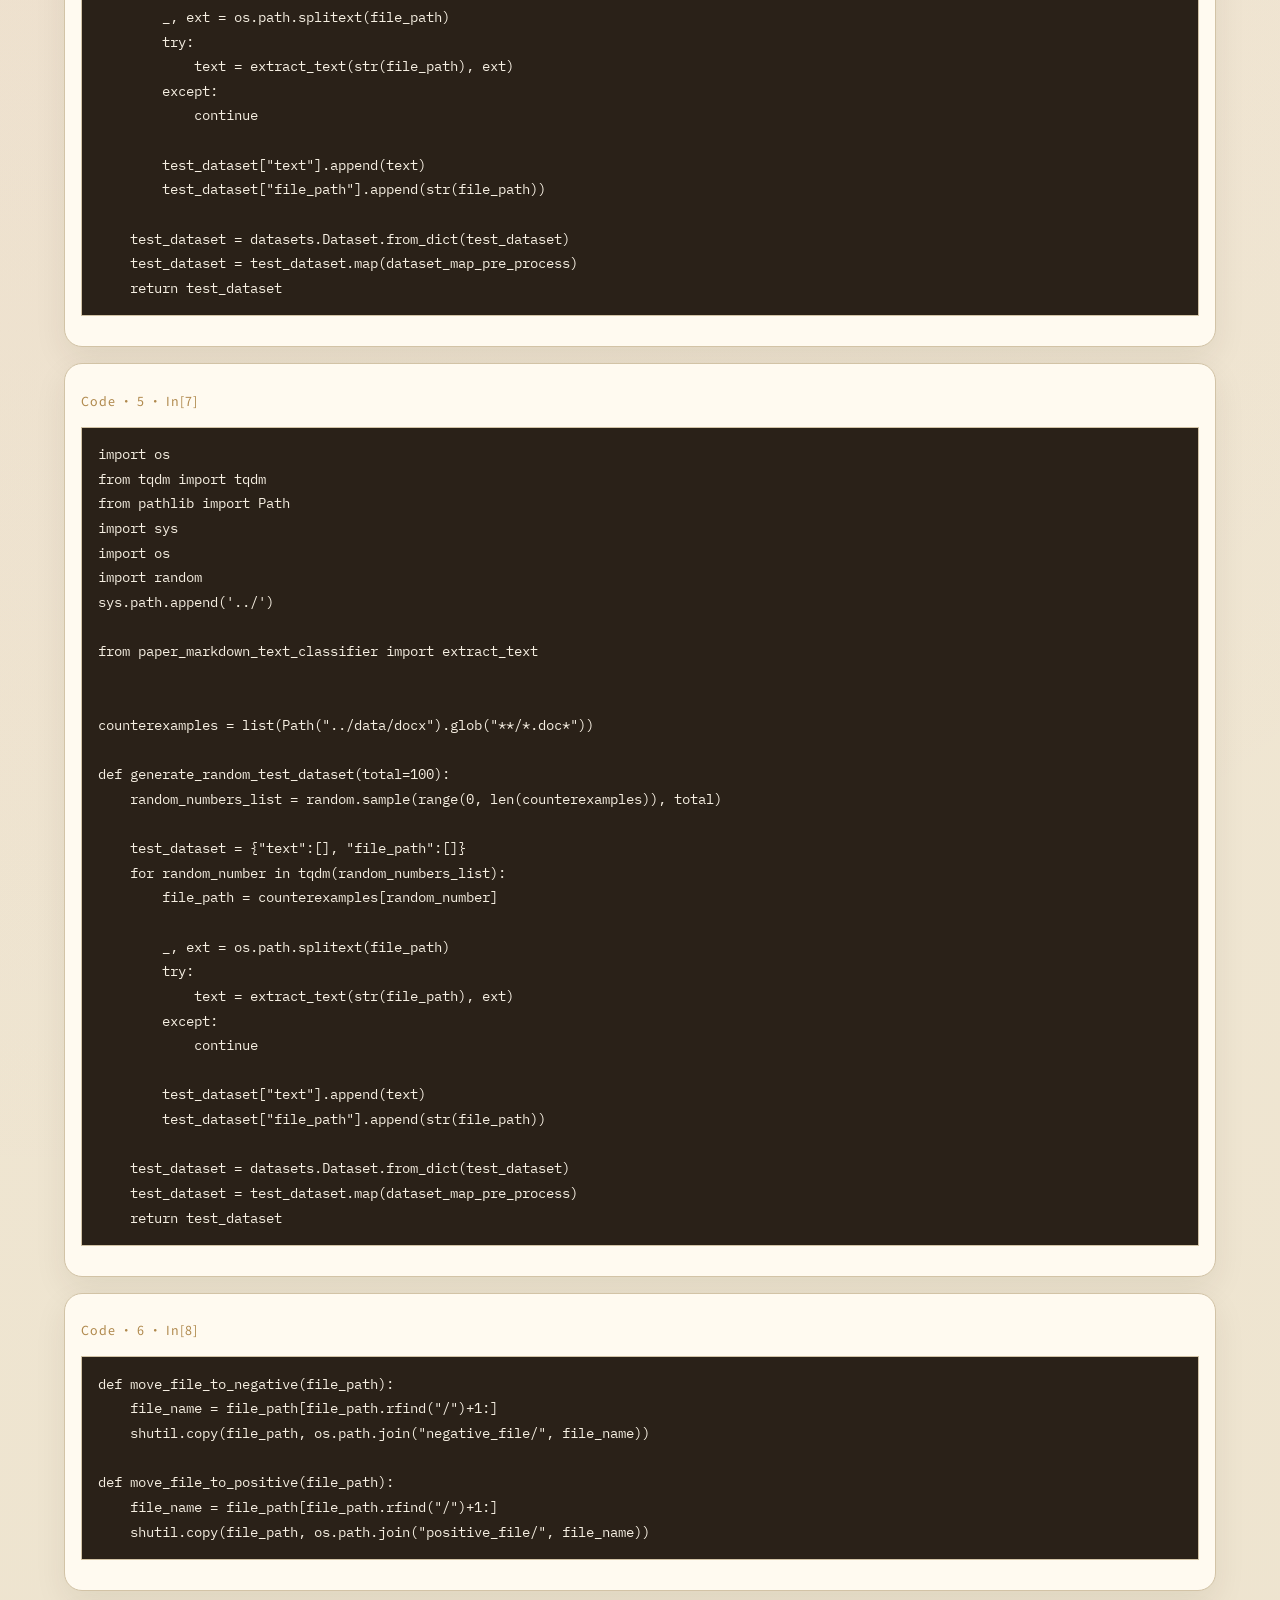
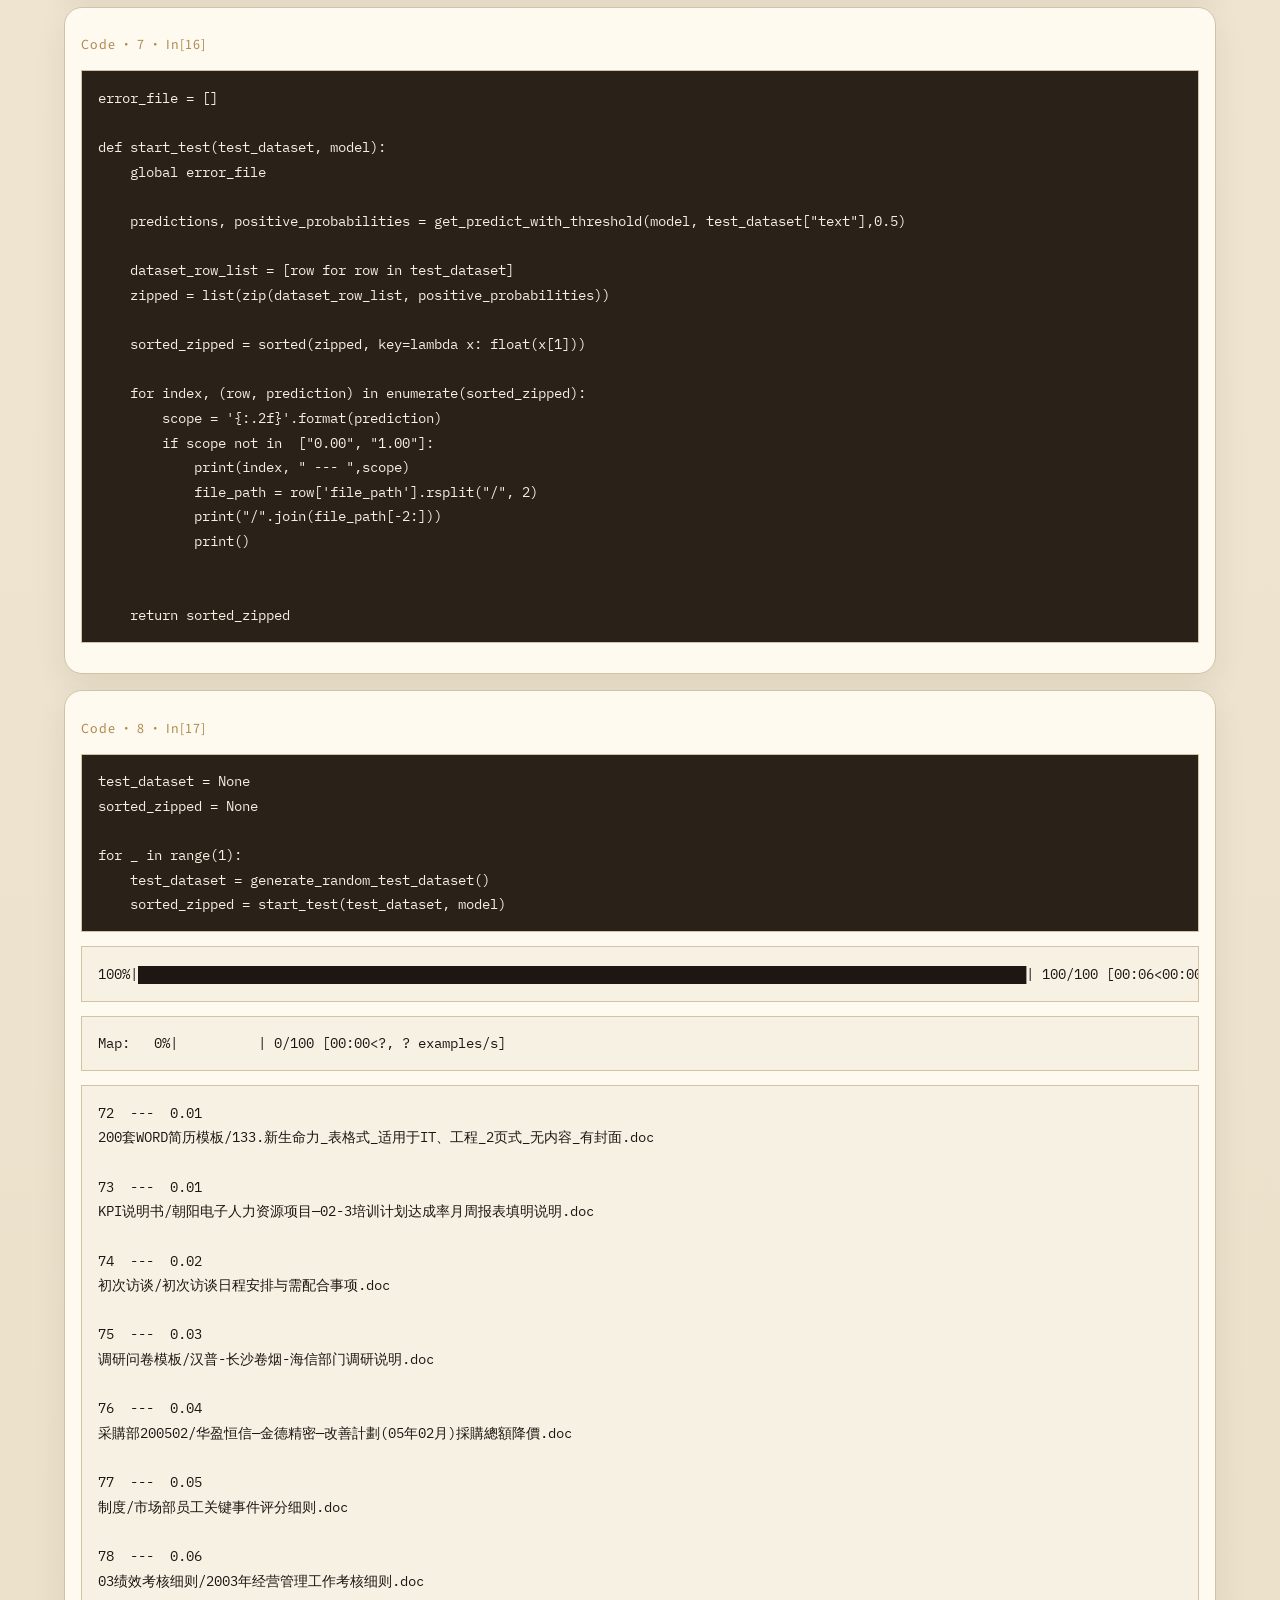
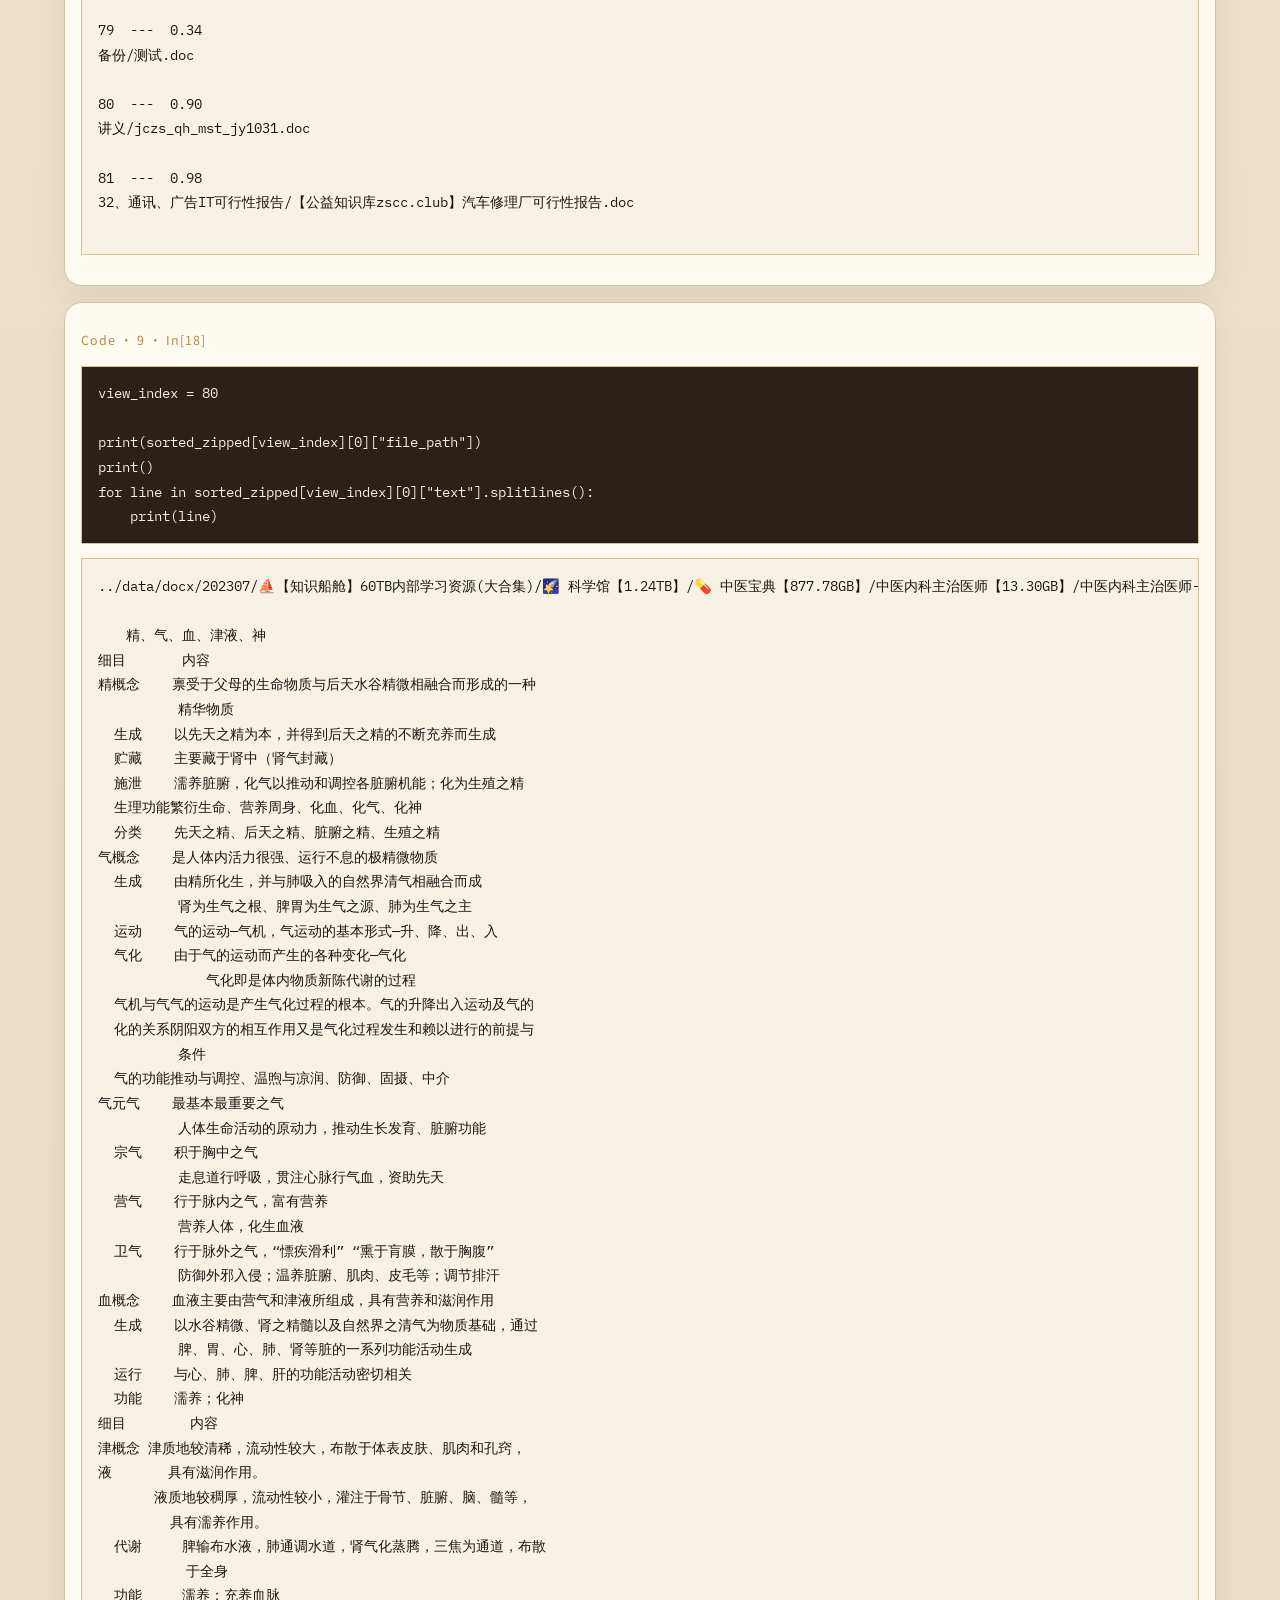
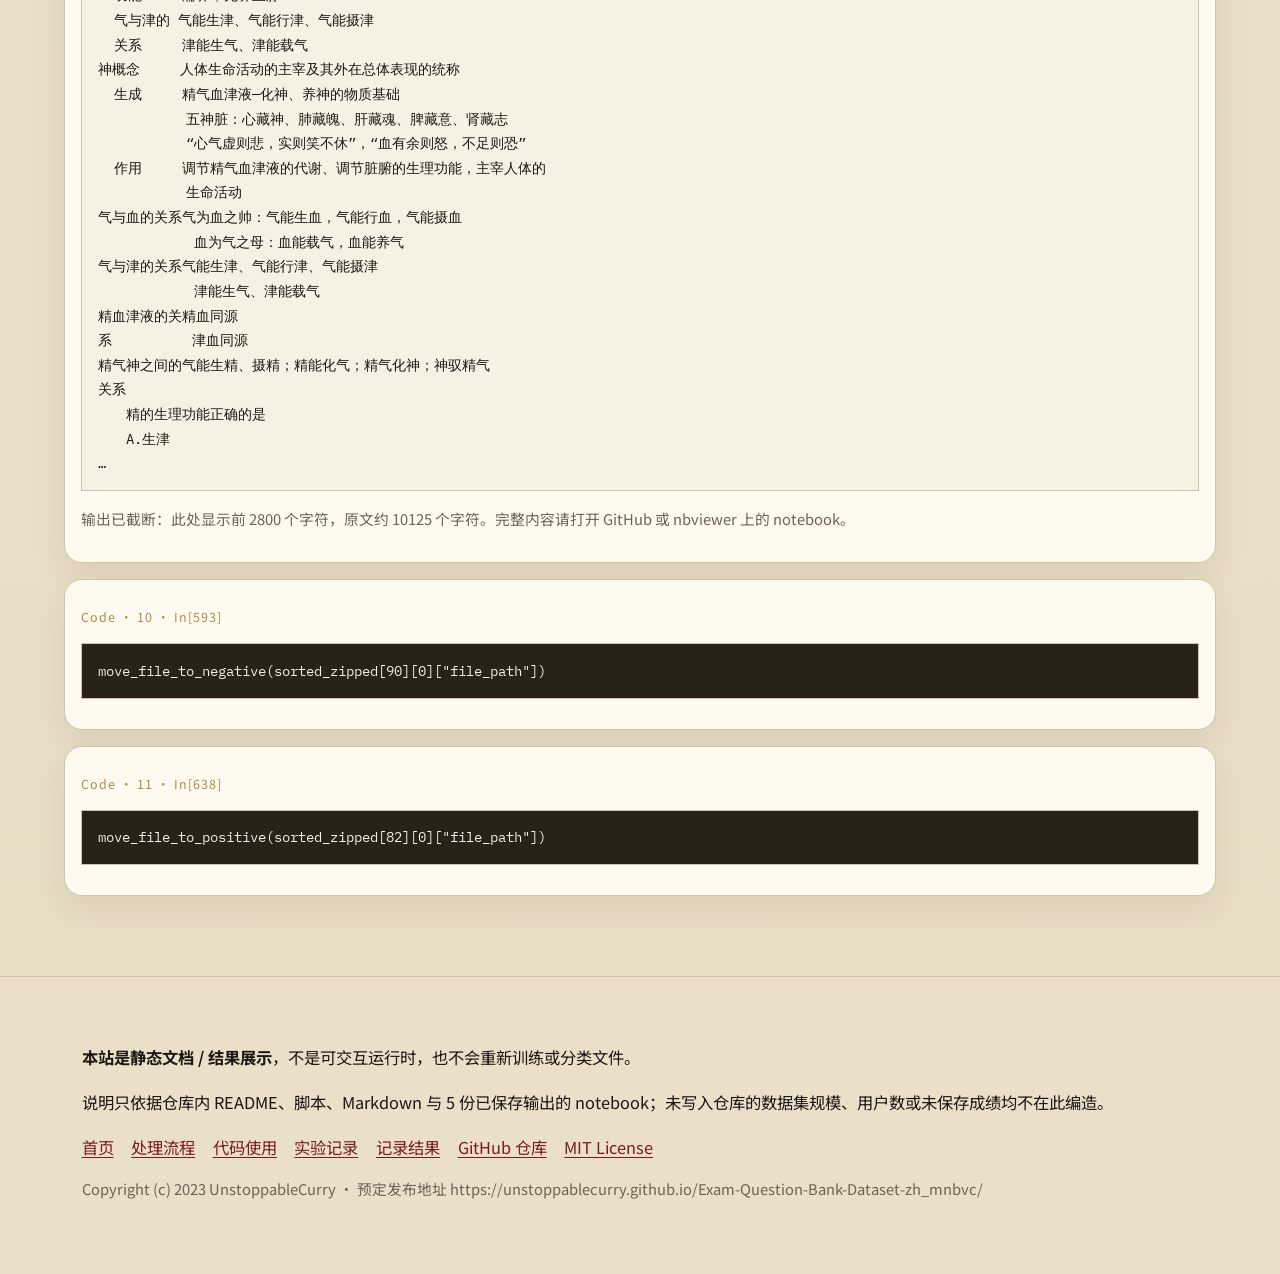
<file: docs/notebooks/random-test.html>
<!DOCTYPE html>
<html lang="zh-CN">
<head>
  <meta charset="utf-8">
  <meta name="viewport" content="width=device-width, initial-scale=1">
  <title>随机抽检模型 · 静态 notebook</title>
  <meta name="description" content="从本地 docx 目录随机抽样，打印中间置信度样本并人工查看正文。">
  <meta name="robots" content="index,follow">
  <link rel="canonical" href="https://unstoppablecurry.github.io/Exam-Question-Bank-Dataset-zh_mnbvc/notebooks/random-test.html">
  <link rel="icon" href="../assets/favicon.svg" type="image/svg+xml">
  <meta property="og:type" content="website">
  <meta property="og:locale" content="zh_CN">
  <meta property="og:title" content="随机抽检模型 · 静态 notebook">
  <meta property="og:description" content="从本地 docx 目录随机抽样，打印中间置信度样本并人工查看正文。">
  <meta property="og:url" content="https://unstoppablecurry.github.io/Exam-Question-Bank-Dataset-zh_mnbvc/notebooks/random-test.html">
  <meta property="og:site_name" content="中文考试题库数据集展示">
  <meta name="twitter:card" content="summary">
  <meta name="twitter:title" content="随机抽检模型 · 静态 notebook">
  <meta name="twitter:description" content="从本地 docx 目录随机抽样，打印中间置信度样本并人工查看正文。">
  <link rel="preconnect" href="https://fonts.googleapis.com">
  <link rel="preconnect" href="https://fonts.gstatic.com" crossorigin>
  <link href="https://fonts.googleapis.com/css2?family=IBM+Plex+Mono:wght@400;500&family=Noto+Sans+SC:wght@400;500;700&family=Noto+Serif+SC:wght@600;700&display=swap" rel="stylesheet">
  <link rel="stylesheet" href="../assets/styles.css">
</head>
<body class="nb-page">
  <a class="skip-link" href="#main">跳到主要内容</a>
  <header class="site-header">
    <div class="header-inner">
      <a class="brand" href="../index.html">
        <span class="brand-seal" aria-hidden="true">题</span>
        <span class="brand-text">
          <strong>中文考试题库数据集</strong>
          <span>静态文档与结果展示</span>
        </span>
      </a>
      <button class="nav-toggle" type="button" data-nav-toggle aria-controls="site-nav" aria-expanded="false">菜单</button>
      <nav class="site-nav" id="site-nav" data-nav-panel aria-label="站点">
        <ul>
          <li><a href="../index.html">首页</a></li>
<li><a href="../pipeline.html">处理流程</a></li>
<li><a href="../usage.html">代码使用</a></li>
<li><a href="../notebooks.html">实验记录</a></li>
<li><a href="../results.html">记录结果</a></li>
        </ul>
      </nav>
    </div>
  </header>
  <main id="main">
    <div class="wrap">
      
    <section class="page-hero">
      <p class="kicker">NOTEBOOK</p>
      <h1>随机抽检模型</h1>
      <p class="lead">从本地 docx 目录随机抽样，打印中间置信度样本并人工查看正文。 本页由 <code>notebook/random_test_model.ipynb</code> 的已保存单元格静态渲染，没有重新执行内核。</p>
      <p class="actions">
        <a class="button button-primary" href="https://github.com/UnstoppableCurry/Exam-Question-Bank-Dataset-zh_mnbvc/blob/main/notebook/random_test_model.ipynb">GitHub 源文件</a>
        <a class="button button-ghost" href="https://nbviewer.org/github/UnstoppableCurry/Exam-Question-Bank-Dataset-zh_mnbvc/blob/main/notebook/random_test_model.ipynb">nbviewer</a>
        <a class="button button-ghost" href="../notebooks.html">返回目录</a>
      </p>
    </section>
    <p class="note">过长输出（尤其是文件路径清单和词汇表）已截断，以免 GitHub Pages 产物过大。数字与表格保持原样。</p>
    
            <article class="nb-cell">
              <p class="nb-label">Code · 1 · In[1]</p>
              <pre><code>import sys
import os

sys.path.append(&#x27;../&#x27;)</code></pre>
              
            </article>
            
            <article class="nb-cell">
              <p class="nb-label">Code · 2 · In[2]</p>
              <pre><code>import joblib
from paper_markdown_text_classifier import *

model = joblib.load(&quot;TextClassifie-full-final.pkl&quot;)</code></pre>
              
            </article>
            <article class="nb-cell"><p class="nb-label">Markdown · 3</p><h1>随机测试方法</h1></article>
            <article class="nb-cell">
              <p class="nb-label">Code · 4 · In[5]</p>
              <pre><code>import os
from tqdm import tqdm
from pathlib import Path
import random
import datasets

counterexamples = list(Path(&quot;../data/docx&quot;).glob(&quot;**/*.doc*&quot;))

def generate_random_tests(total=100):
    random_numbers_list = random.sample(range(0, len(counterexamples) + 1), total)
    
    test_dataset = {&quot;text&quot;:[], &quot;file_path&quot;:[]}
    for random_number in tqdm(random_numbers_list):
        file_path = counterexamples[random_number]
      
        _, ext = os.path.splitext(file_path)
        try:
            text = extract_text(str(file_path), ext)
        except:
            continue

        test_dataset[&quot;text&quot;].append(text)
        test_dataset[&quot;file_path&quot;].append(str(file_path))

    test_dataset = datasets.Dataset.from_dict(test_dataset)
    test_dataset = test_dataset.map(dataset_map_pre_process)
    return test_dataset</code></pre>
              
            </article>
            
            <article class="nb-cell">
              <p class="nb-label">Code · 5 · In[7]</p>
              <pre><code>import os
from tqdm import tqdm
from pathlib import Path
import sys
import os
import random
sys.path.append(&#x27;../&#x27;)

from paper_markdown_text_classifier import extract_text


counterexamples = list(Path(&quot;../data/docx&quot;).glob(&quot;**/*.doc*&quot;))

def generate_random_test_dataset(total=100):
    random_numbers_list = random.sample(range(0, len(counterexamples)), total)
    
    test_dataset = {&quot;text&quot;:[], &quot;file_path&quot;:[]}
    for random_number in tqdm(random_numbers_list):
        file_path = counterexamples[random_number]
      
        _, ext = os.path.splitext(file_path)
        try:
            text = extract_text(str(file_path), ext)
        except:
            continue

        test_dataset[&quot;text&quot;].append(text)
        test_dataset[&quot;file_path&quot;].append(str(file_path))

    test_dataset = datasets.Dataset.from_dict(test_dataset)
    test_dataset = test_dataset.map(dataset_map_pre_process)
    return test_dataset</code></pre>
              
            </article>
            
            <article class="nb-cell">
              <p class="nb-label">Code · 6 · In[8]</p>
              <pre><code>def move_file_to_negative(file_path):
    file_name = file_path[file_path.rfind(&quot;/&quot;)+1:]
    shutil.copy(file_path, os.path.join(&quot;negative_file/&quot;, file_name))

def move_file_to_positive(file_path):
    file_name = file_path[file_path.rfind(&quot;/&quot;)+1:]
    shutil.copy(file_path, os.path.join(&quot;positive_file/&quot;, file_name))</code></pre>
              
            </article>
            
            <article class="nb-cell">
              <p class="nb-label">Code · 7 · In[16]</p>
              <pre><code>error_file = []

def start_test(test_dataset, model):
    global error_file
    
    predictions, positive_probabilities = get_predict_with_threshold(model, test_dataset[&quot;text&quot;],0.5)
    
    dataset_row_list = [row for row in test_dataset]
    zipped = list(zip(dataset_row_list, positive_probabilities))

    sorted_zipped = sorted(zipped, key=lambda x: float(x[1]))

    for index, (row, prediction) in enumerate(sorted_zipped):
        scope = &#x27;{:.2f}&#x27;.format(prediction)
        if scope not in  [&quot;0.00&quot;, &quot;1.00&quot;]:
            print(index, &quot; --- &quot;,scope)
            file_path = row[&#x27;file_path&#x27;].rsplit(&quot;/&quot;, 2)
            print(&quot;/&quot;.join(file_path[-2:]))
            print()

            
    return sorted_zipped</code></pre>
              
            </article>
            
            <article class="nb-cell">
              <p class="nb-label">Code · 8 · In[17]</p>
              <pre><code>test_dataset = None
sorted_zipped = None

for _ in range(1):
    test_dataset = generate_random_test_dataset()
    sorted_zipped = start_test(test_dataset, model)</code></pre>
              <pre class="nb-output"><code>100%|███████████████████████████████████████████████████████████████████████████████████████████████████████████████| 100/100 [00:06&lt;00:00, 15.45it/s]
</code></pre>
<pre class="nb-output"><code>Map:   0%|          | 0/100 [00:00&lt;?, ? examples/s]</code></pre>
<pre class="nb-output"><code>72  ---  0.01
200套WORD简历模板/133.新生命力_表格式_适用于IT、工程_2页式_无内容_有封面.doc

73  ---  0.01
KPI说明书/朝阳电子人力资源项目—02-3培训计划达成率月周报表填明说明.doc

74  ---  0.02
初次访谈/初次访谈日程安排与需配合事项.doc

75  ---  0.03
调研问卷模板/汉普-长沙卷烟-海信部门调研说明.doc

76  ---  0.04
采購部200502/华盈恒信—金德精密—改善計劃(05年02月)採購總額降價.doc

77  ---  0.05
制度/市场部员工关键事件评分细则.doc

78  ---  0.06
03绩效考核细则/2003年经营管理工作考核细则.doc

79  ---  0.34
备份/测试.doc

80  ---  0.90
讲义/jczs_qh_mst_jy1031.doc

81  ---  0.98
32、通讯、广告IT可行性报告/【公益知识库zscc.club】汽车修理厂可行性报告.doc

</code></pre>
            </article>
            
            <article class="nb-cell">
              <p class="nb-label">Code · 9 · In[18]</p>
              <pre><code>view_index = 80

print(sorted_zipped[view_index][0][&quot;file_path&quot;])
print()
for line in sorted_zipped[view_index][0][&quot;text&quot;].splitlines():
    print(line)</code></pre>
              <pre class="nb-output"><code>../data/docx/202307/⛵【知识船舱】60TB内部学习资源(大合集)/🌠 科学馆【1.24TB】/💊 中医宝典【877.78GB】/中医内科主治医师【13.30GB】/中医内科主治医师-基础知识（2021）【全】【5.03GB】/讲义/jczs_qh_mst_jy1031.doc

　　精、气、血、津液、神
细目       内容                                                 
精概念    禀受于父母的生命物质与后天水谷精微相融合而形成的一种 
          精华物质                                             
  生成    以先天之精为本，并得到后天之精的不断充养而生成       
  贮藏    主要藏于肾中（肾气封藏）                             
  施泄    濡养脏腑，化气以推动和调控各脏腑机能；化为生殖之精   
  生理功能繁衍生命、营养周身、化血、化气、化神                 
  分类    先天之精、后天之精、脏腑之精、生殖之精               
气概念    是人体内活力很强、运行不息的极精微物质               
  生成    由精所化生，并与肺吸入的自然界清气相融合而成         
          肾为生气之根、脾胃为生气之源、肺为生气之主           
  运动    气的运动—气机，气运动的基本形式—升、降、出、入       
  气化    由于气的运动而产生的各种变化—气化                    
          　　气化即是体内物质新陈代谢的过程                   
  气机与气气的运动是产生气化过程的根本。气的升降出入运动及气的 
  化的关系阴阳双方的相互作用又是气化过程发生和赖以进行的前提与 
          条件                                                 
  气的功能推动与调控、温煦与凉润、防御、固摄、中介             
气元气    最基本最重要之气                                     
          人体生命活动的原动力，推动生长发育、脏腑功能         
  宗气    积于胸中之气                                         
          走息道行呼吸，贯注心脉行气血，资助先天               
  营气    行于脉内之气，富有营养                               
          营养人体，化生血液                                   
  卫气    行于脉外之气，“慓疾滑利” “熏于肓膜，散于胸腹”        
          防御外邪入侵；温养脏腑、肌肉、皮毛等；调节排汗       
血概念    血液主要由营气和津液所组成，具有营养和滋润作用       
  生成    以水谷精微、肾之精髓以及自然界之清气为物质基础，通过 
          脾、胃、心、肺、肾等脏的一系列功能活动生成           
  运行    与心、肺、脾、肝的功能活动密切相关                   
  功能    濡养；化神                                           
细目        内容                                                
津概念 津质地较清稀，流动性较大，布散于体表皮肤、肌肉和孔窍，
液       具有滋润作用。                                      
       液质地较稠厚，流动性较小，灌注于骨节、脏腑、脑、髓等，
         具有濡养作用。                                      
  代谢     脾输布水液，肺通调水道，肾气化蒸腾，三焦为通道，布散
           于全身                                              
  功能     濡养；充养血脉                                      
  气与津的 气能生津、气能行津、气能摄津                        
  关系     津能生气、津能载气                                  
神概念     人体生命活动的主宰及其外在总体表现的统称            
  生成     精气血津液—化神、养神的物质基础                     
           五神脏：心藏神、肺藏魄、肝藏魂、脾藏意、肾藏志      
           “心气虚则悲，实则笑不休”，“血有余则怒，不足则恐”    
  作用     调节精气血津液的代谢、调节脏腑的生理功能，主宰人体的
           生命活动                                            
气与血的关系气为血之帅：气能生血，气能行血，气能摄血            
            血为气之母：血能载气，血能养气                      
气与津的关系气能生津、气能行津、气能摄津                        
            津能生气、津能载气                                  
精血津液的关精血同源                                            
系          津血同源                                            
精气神之间的气能生精、摄精；精能化气；精气化神；神驭精气        
关系                                                            
　　精的生理功能正确的是                                                
　　A.生津           
…</code></pre><p class="meta">输出已截断：此处显示前 2800 个字符，原文约 10125 个字符。完整内容请打开 GitHub 或 nbviewer 上的 notebook。</p>
            </article>
            
            <article class="nb-cell">
              <p class="nb-label">Code · 10 · In[593]</p>
              <pre><code>move_file_to_negative(sorted_zipped[90][0][&quot;file_path&quot;])</code></pre>
              
            </article>
            
            <article class="nb-cell">
              <p class="nb-label">Code · 11 · In[638]</p>
              <pre><code>move_file_to_positive(sorted_zipped[82][0][&quot;file_path&quot;])</code></pre>
              
            </article>
            
    
    </div>
  </main>
  <footer class="site-footer">
    <div class="footer-inner">
      <p><strong>本站是静态文档 / 结果展示</strong>，不是可交互运行时，也不会重新训练或分类文件。</p>
      <p>说明只依据仓库内 README、脚本、Markdown 与 5 份已保存输出的 notebook；未写入仓库的数据集规模、用户数或未保存成绩均不在此编造。</p>
      <nav class="footer-nav" aria-label="页脚">
        <a href="../index.html">首页</a>
        <a href="../pipeline.html">处理流程</a>
        <a href="../usage.html">代码使用</a>
        <a href="../notebooks.html">实验记录</a>
        <a href="../results.html">记录结果</a>
        <a href="https://github.com/UnstoppableCurry/Exam-Question-Bank-Dataset-zh_mnbvc">GitHub 仓库</a>
        <a href="https://github.com/UnstoppableCurry/Exam-Question-Bank-Dataset-zh_mnbvc/blob/main/LICENSE">MIT License</a>
      </nav>
      <p class="meta">Copyright (c) 2023 UnstoppableCurry · 预定发布地址 https://unstoppablecurry.github.io/Exam-Question-Bank-Dataset-zh_mnbvc/</p>
    </div>
  </footer>
  <script src="../assets/site.js" defer></script>
</body>
</html>
</file>
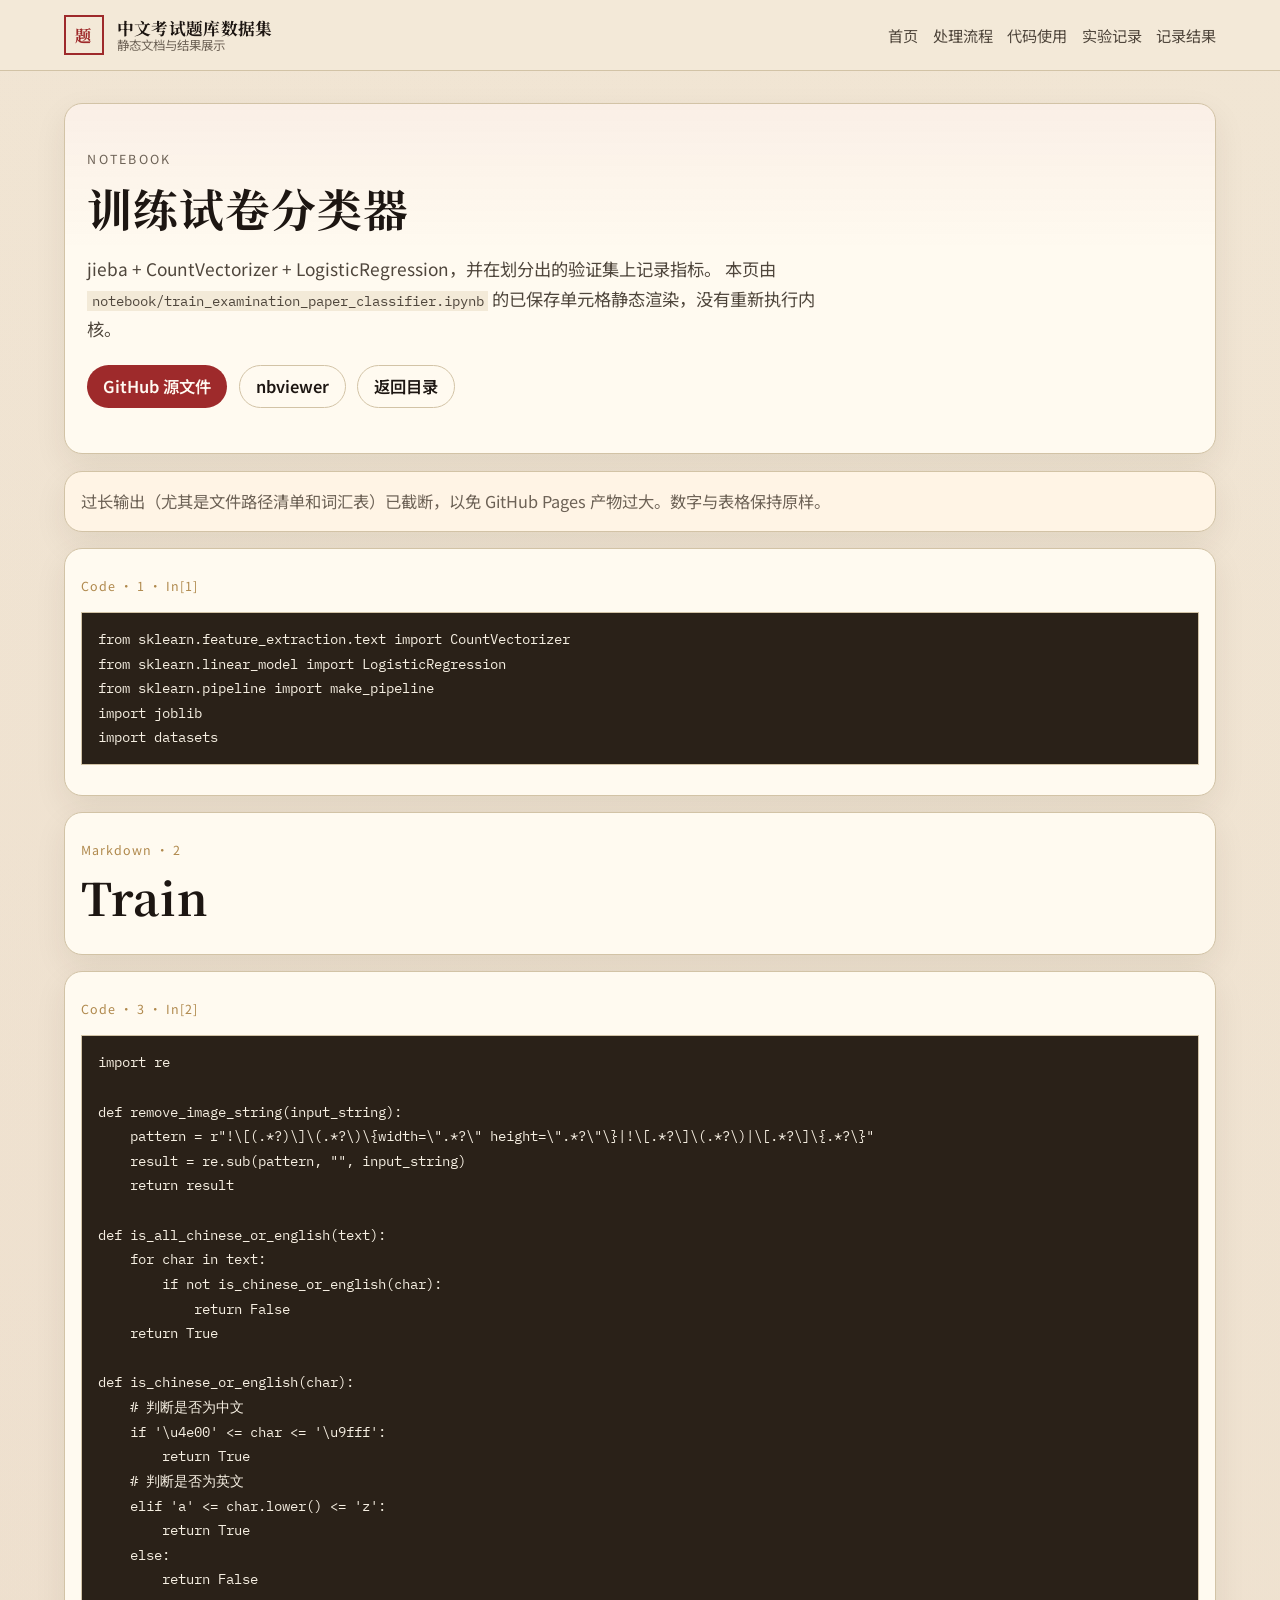
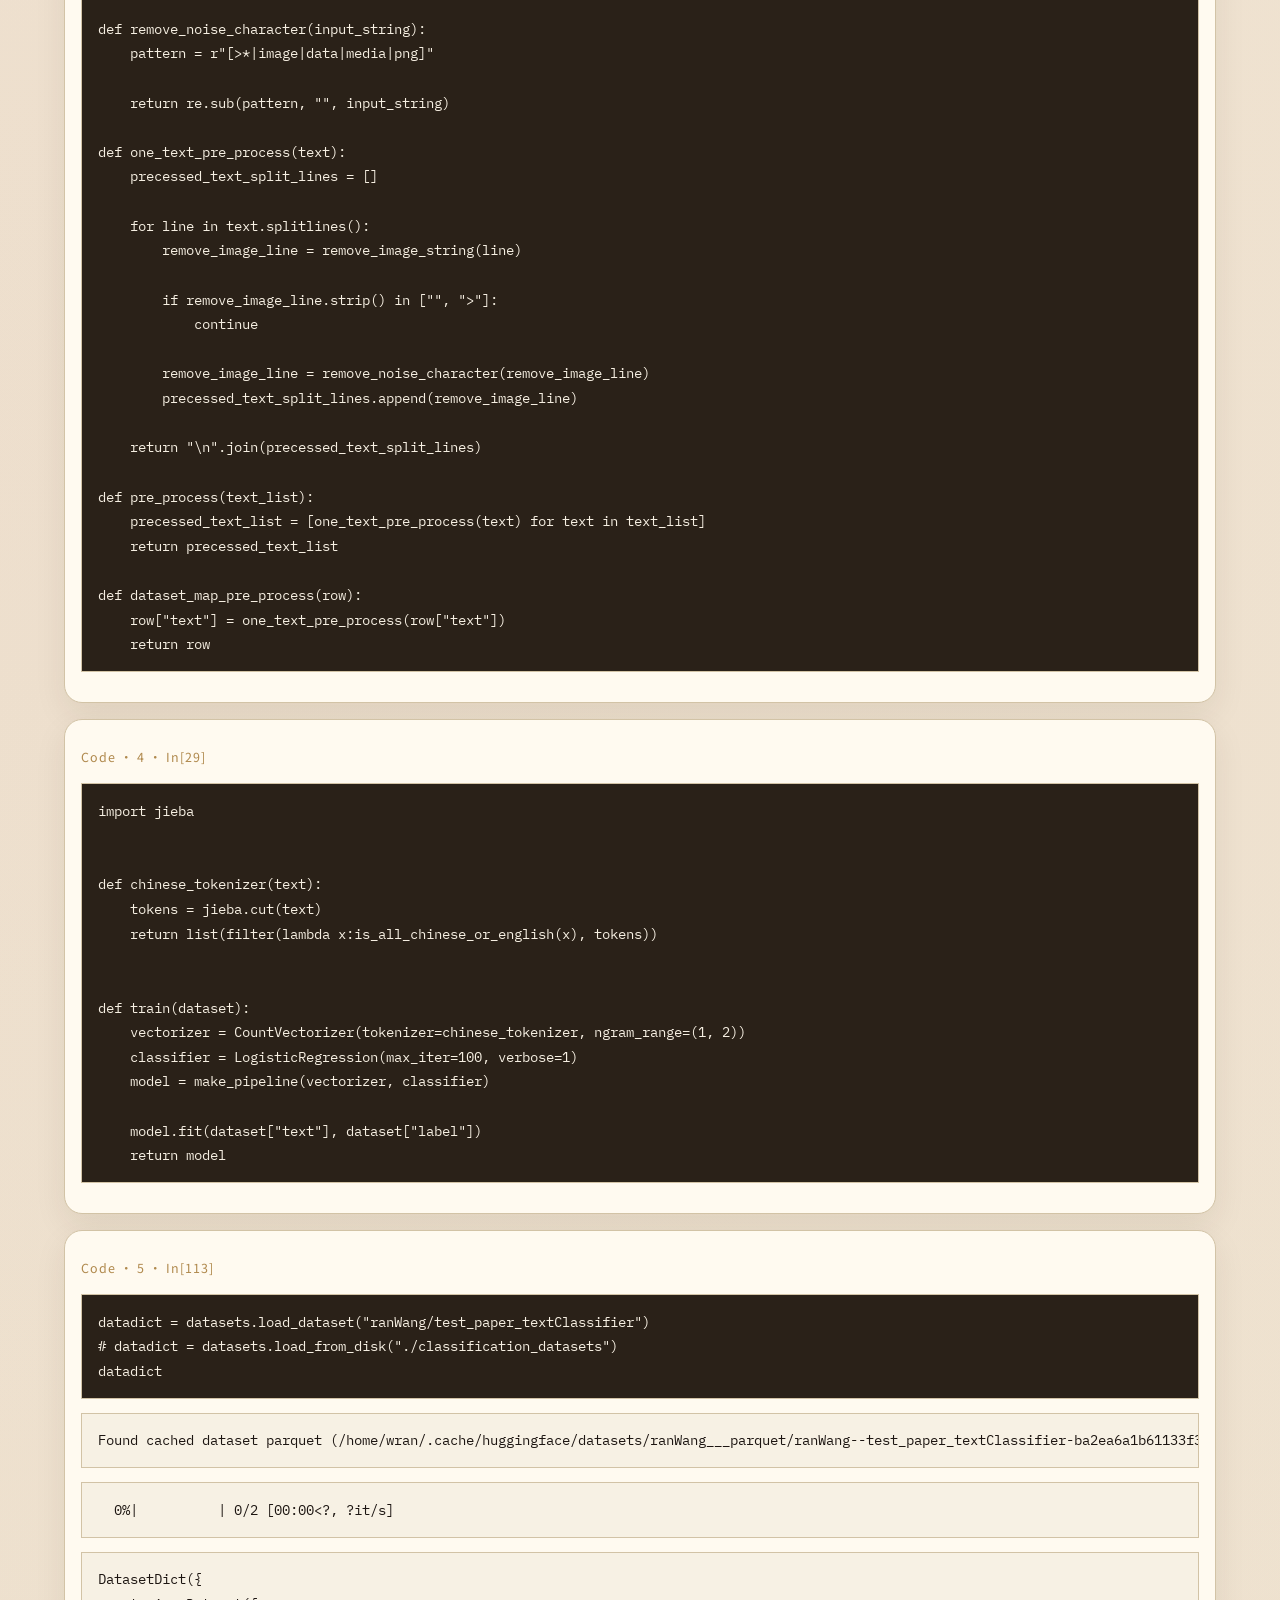
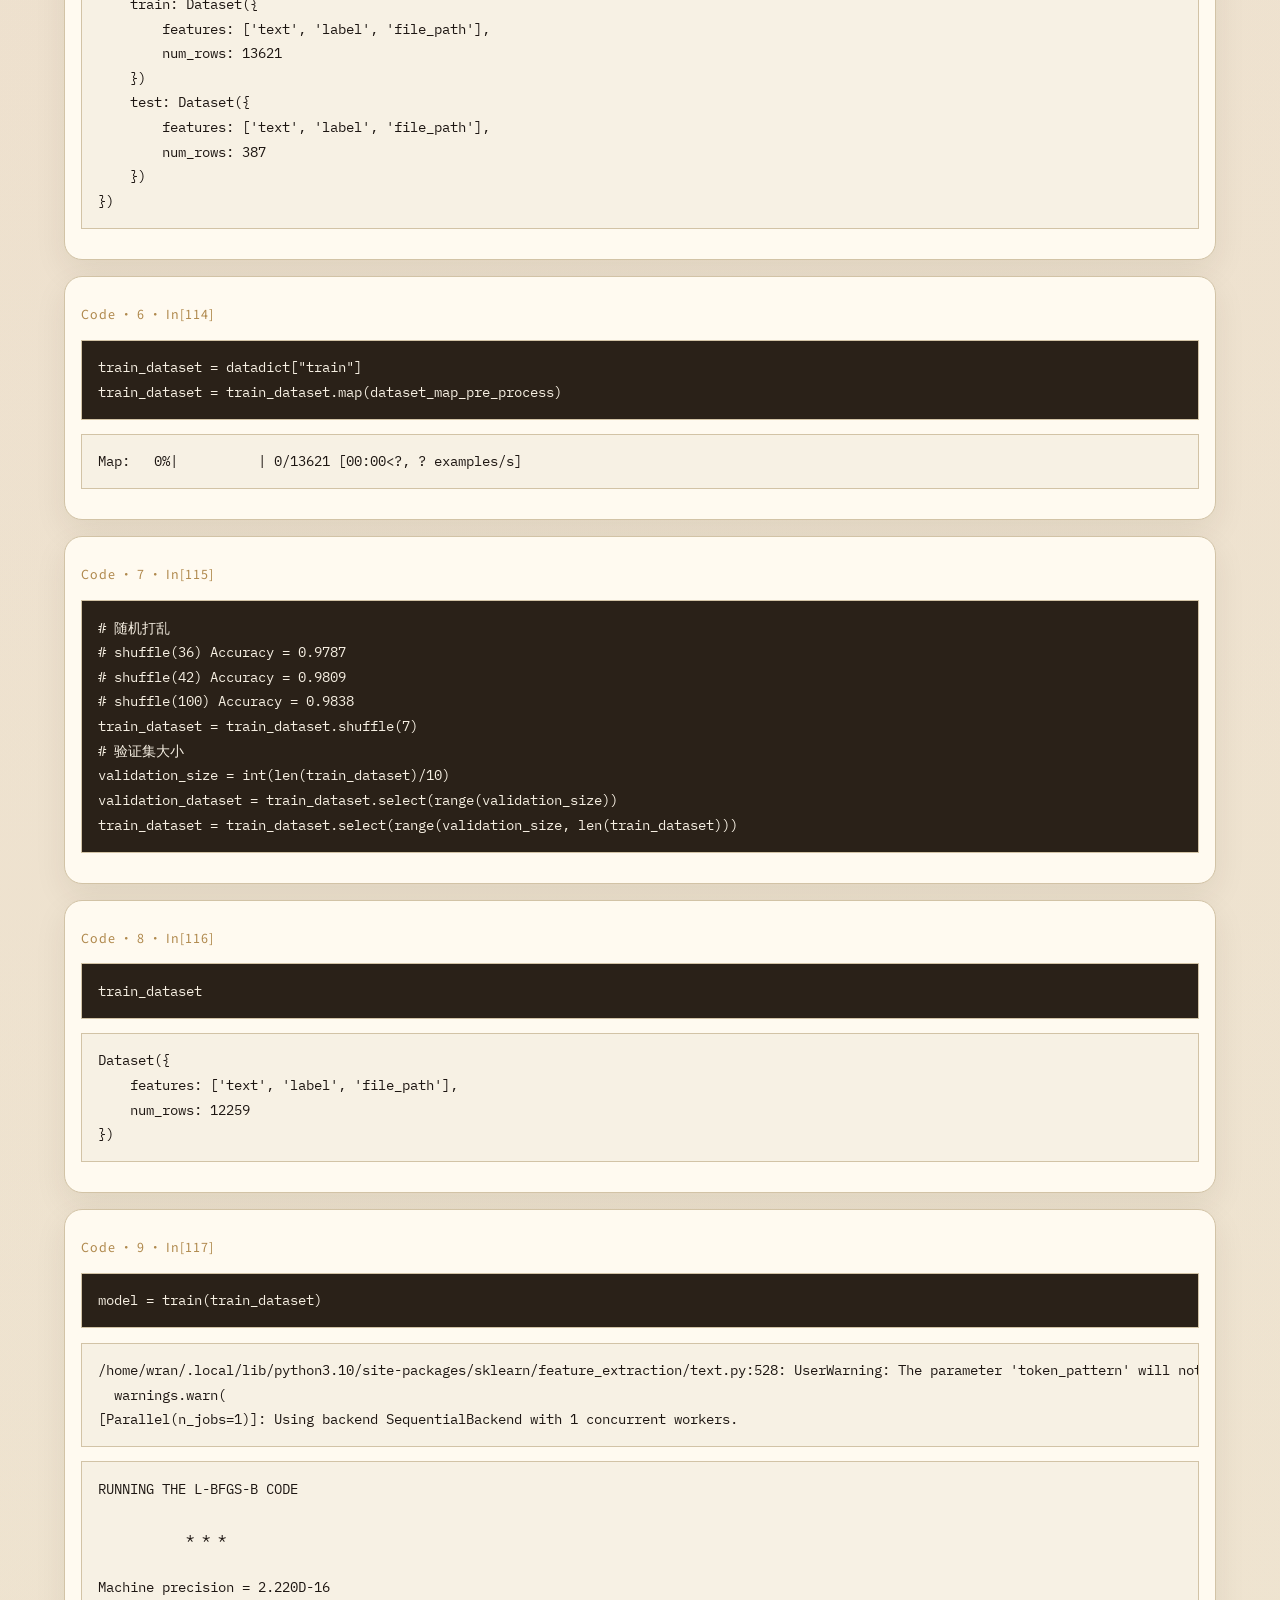
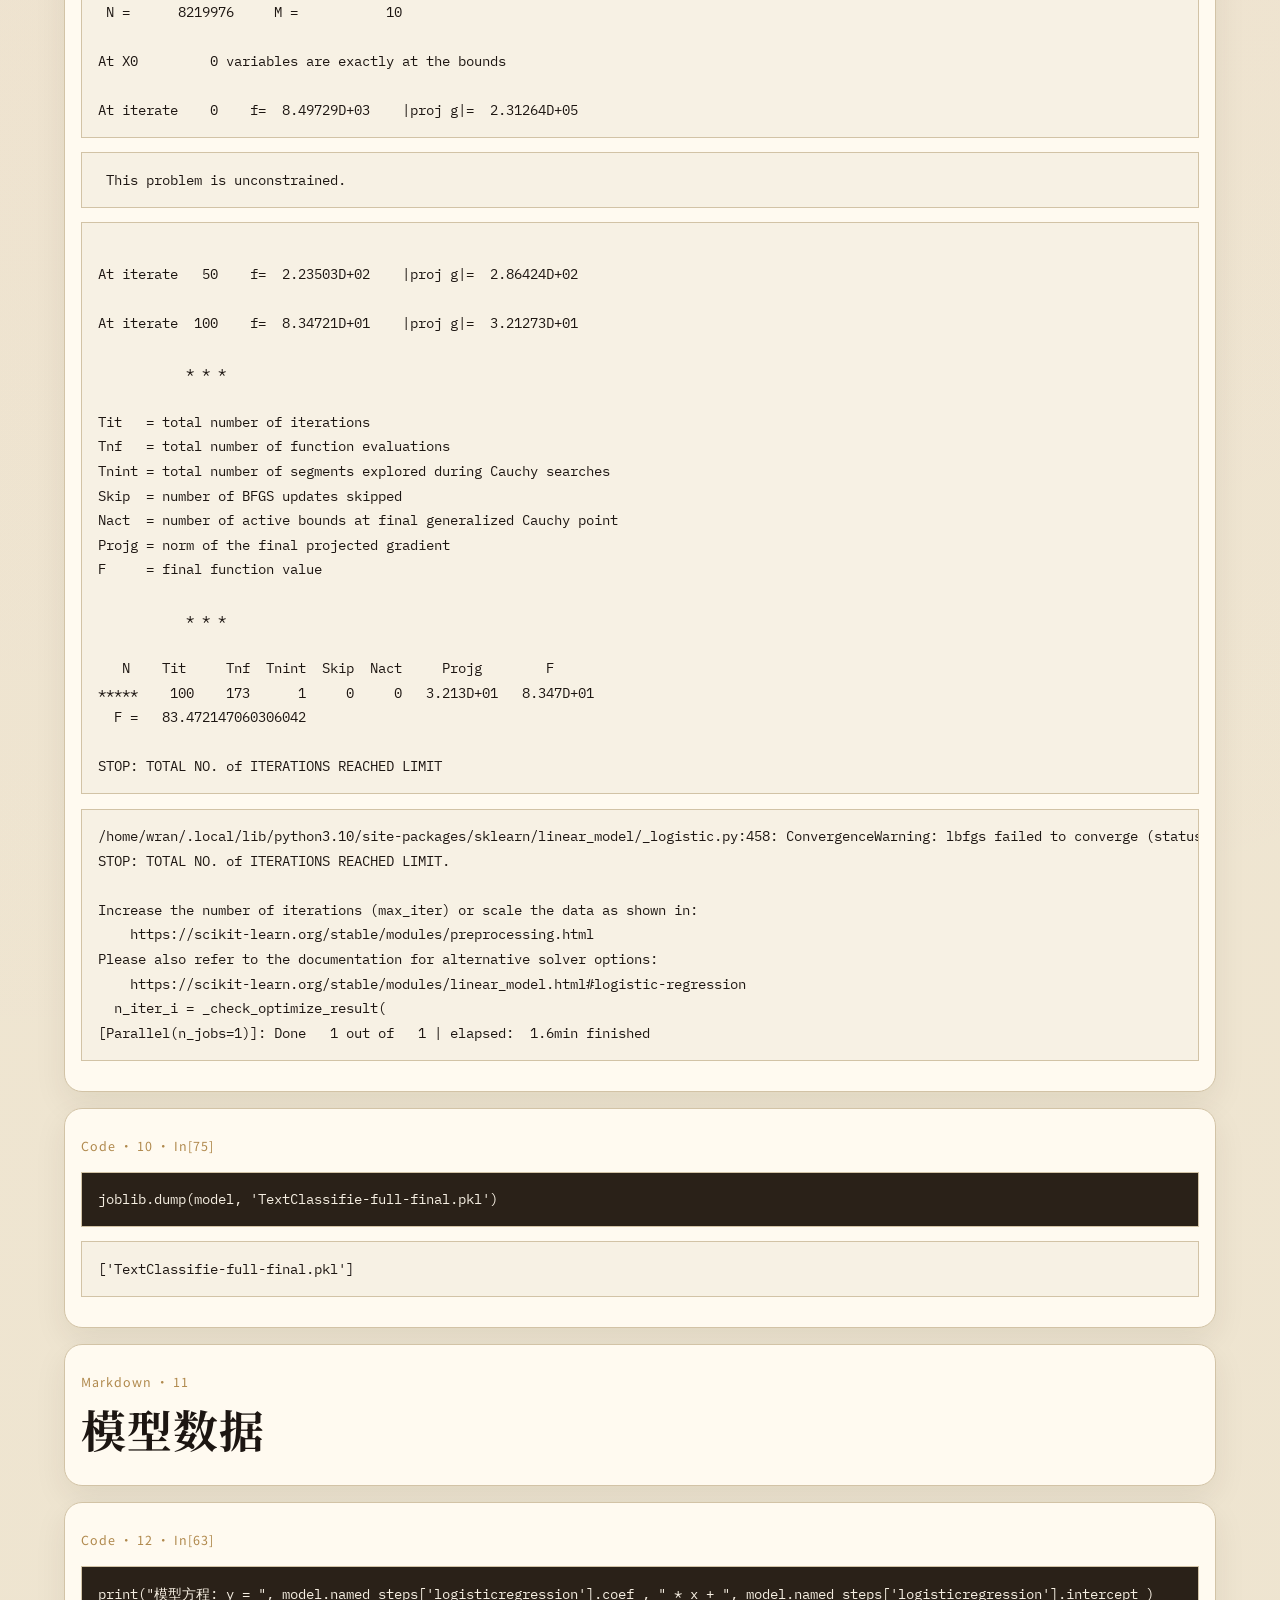
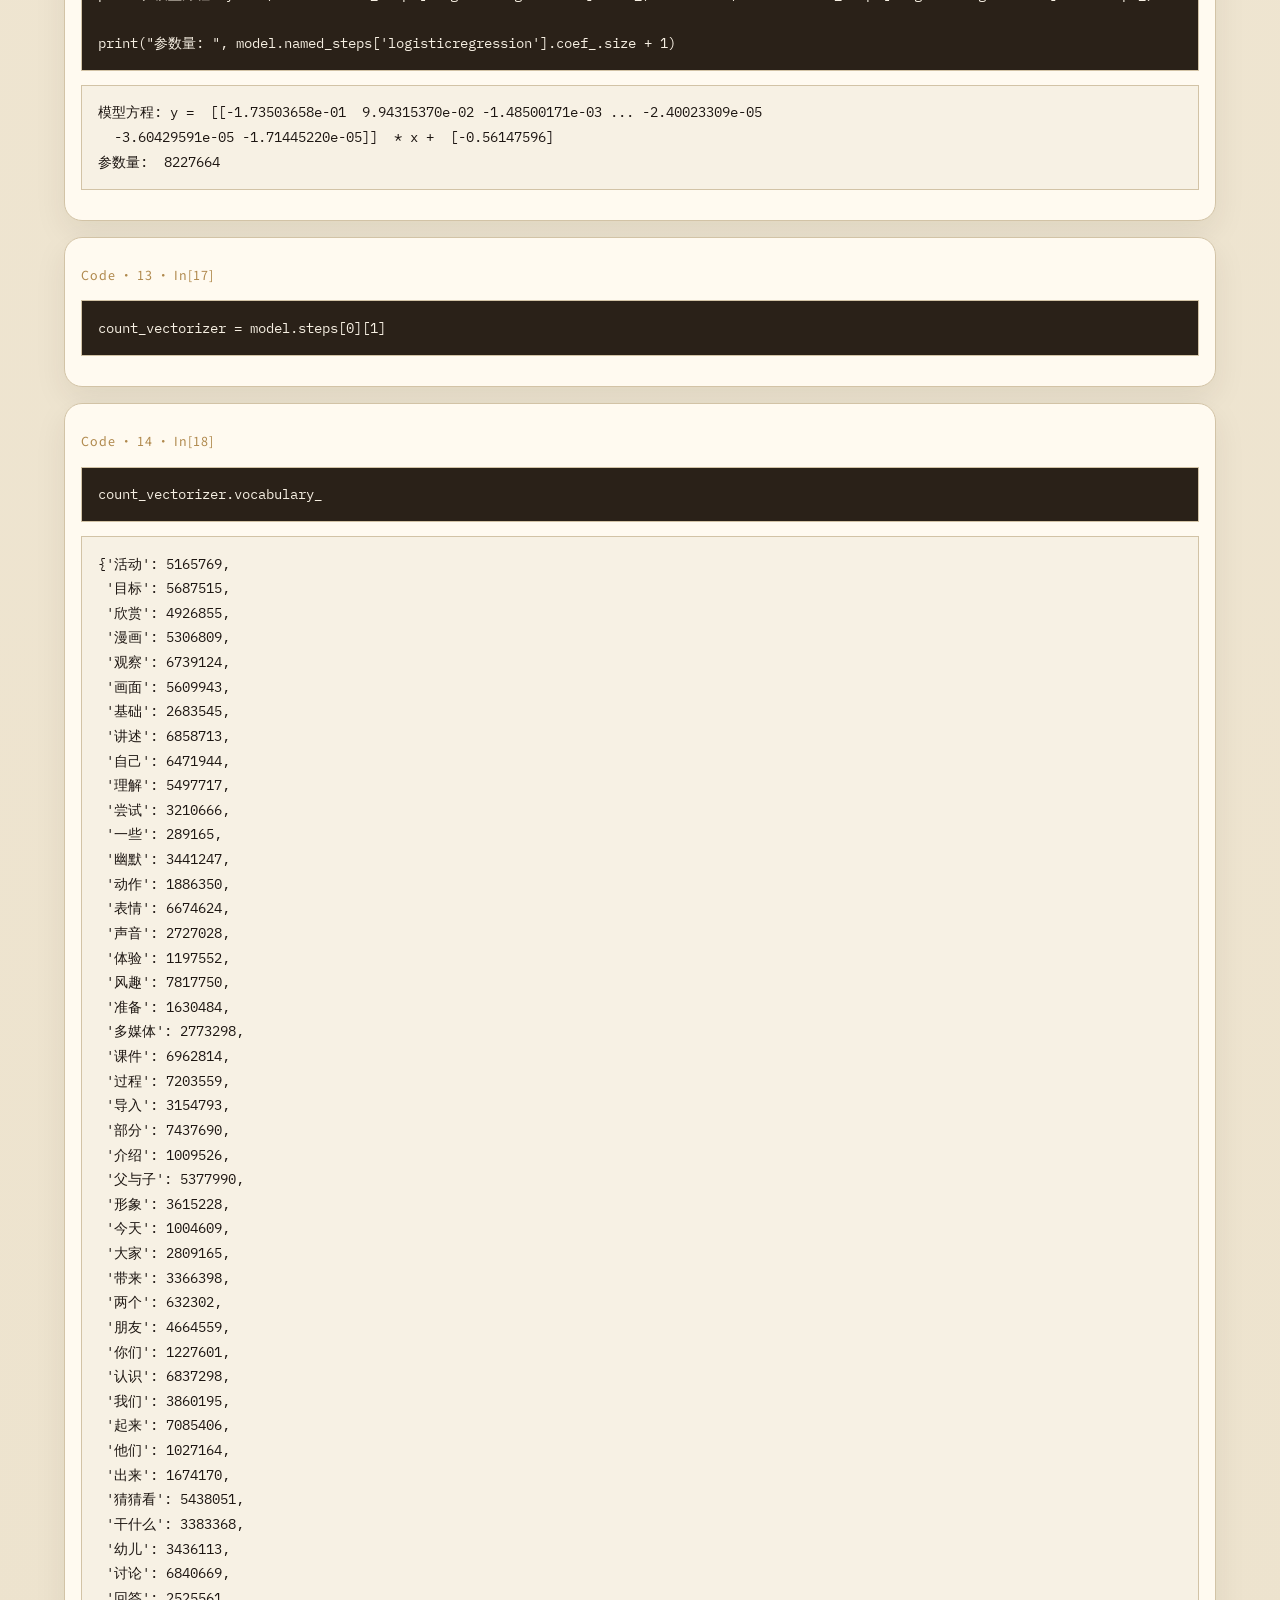
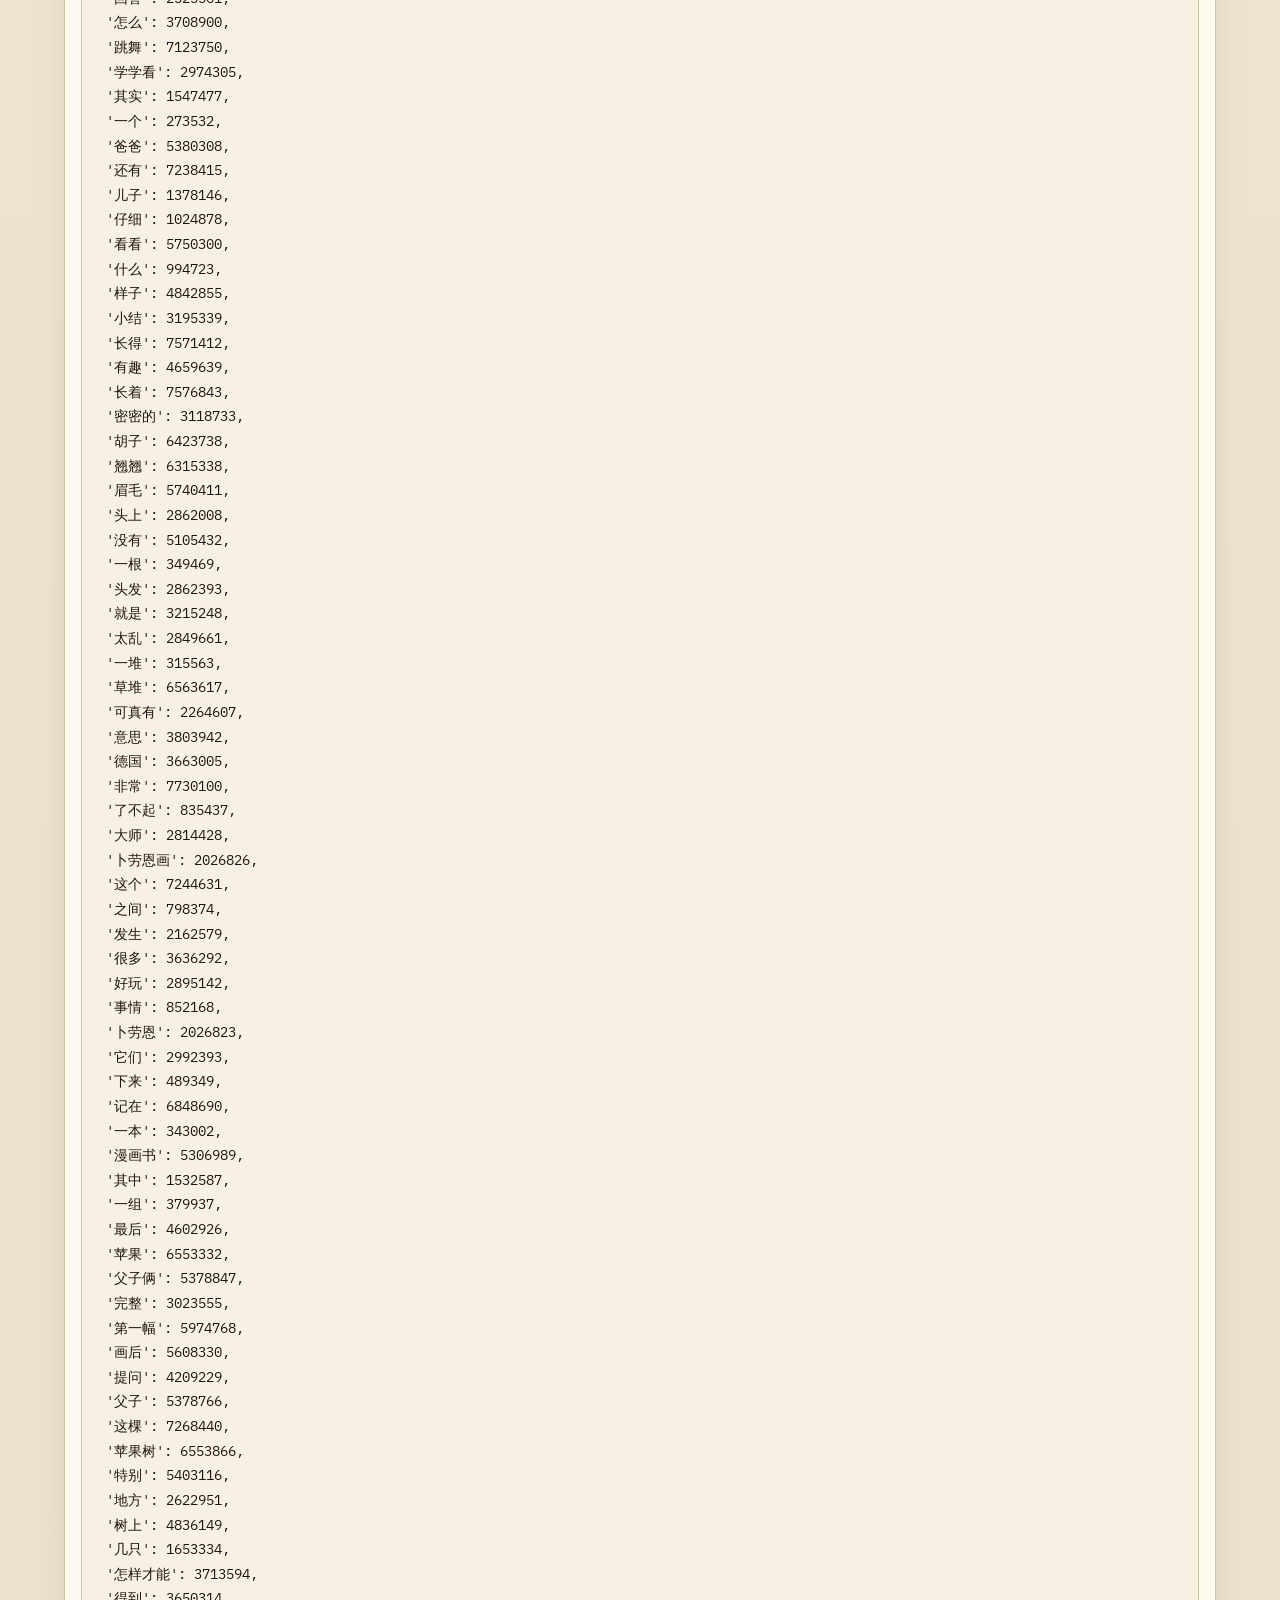
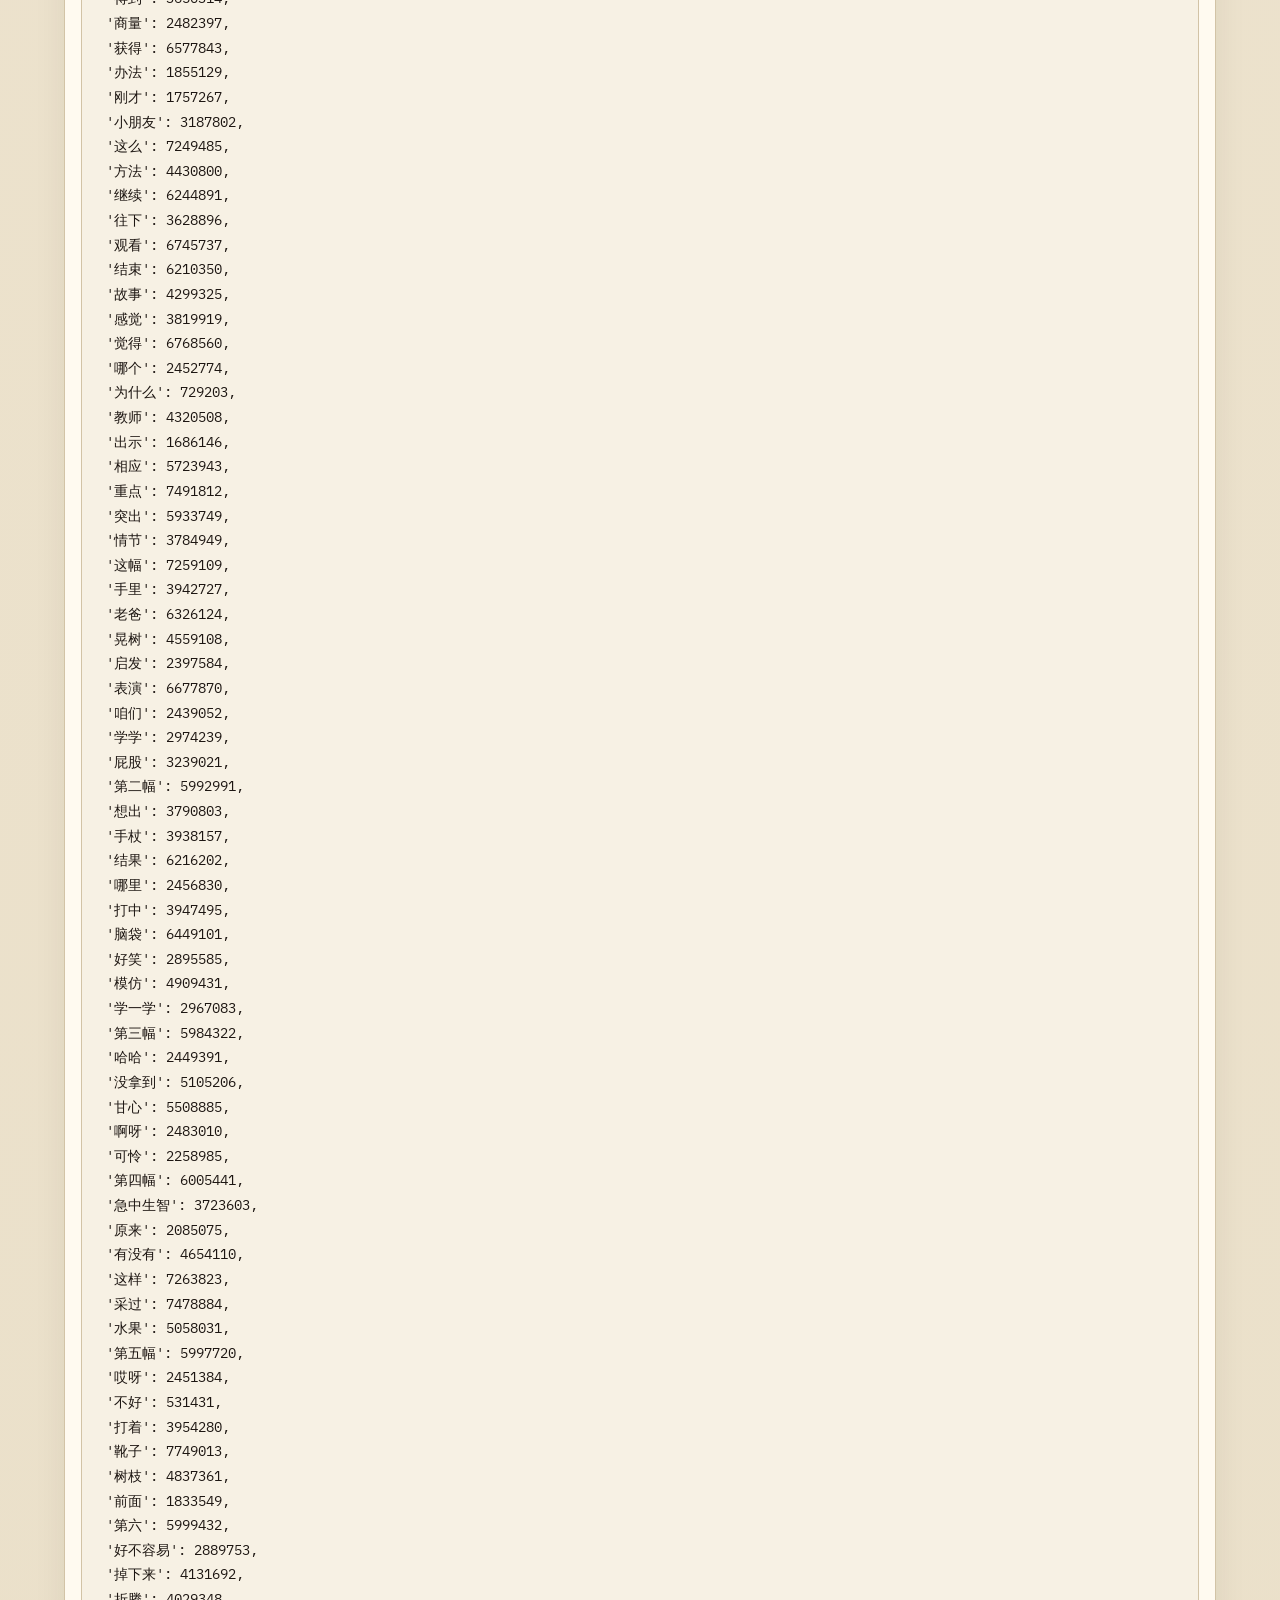
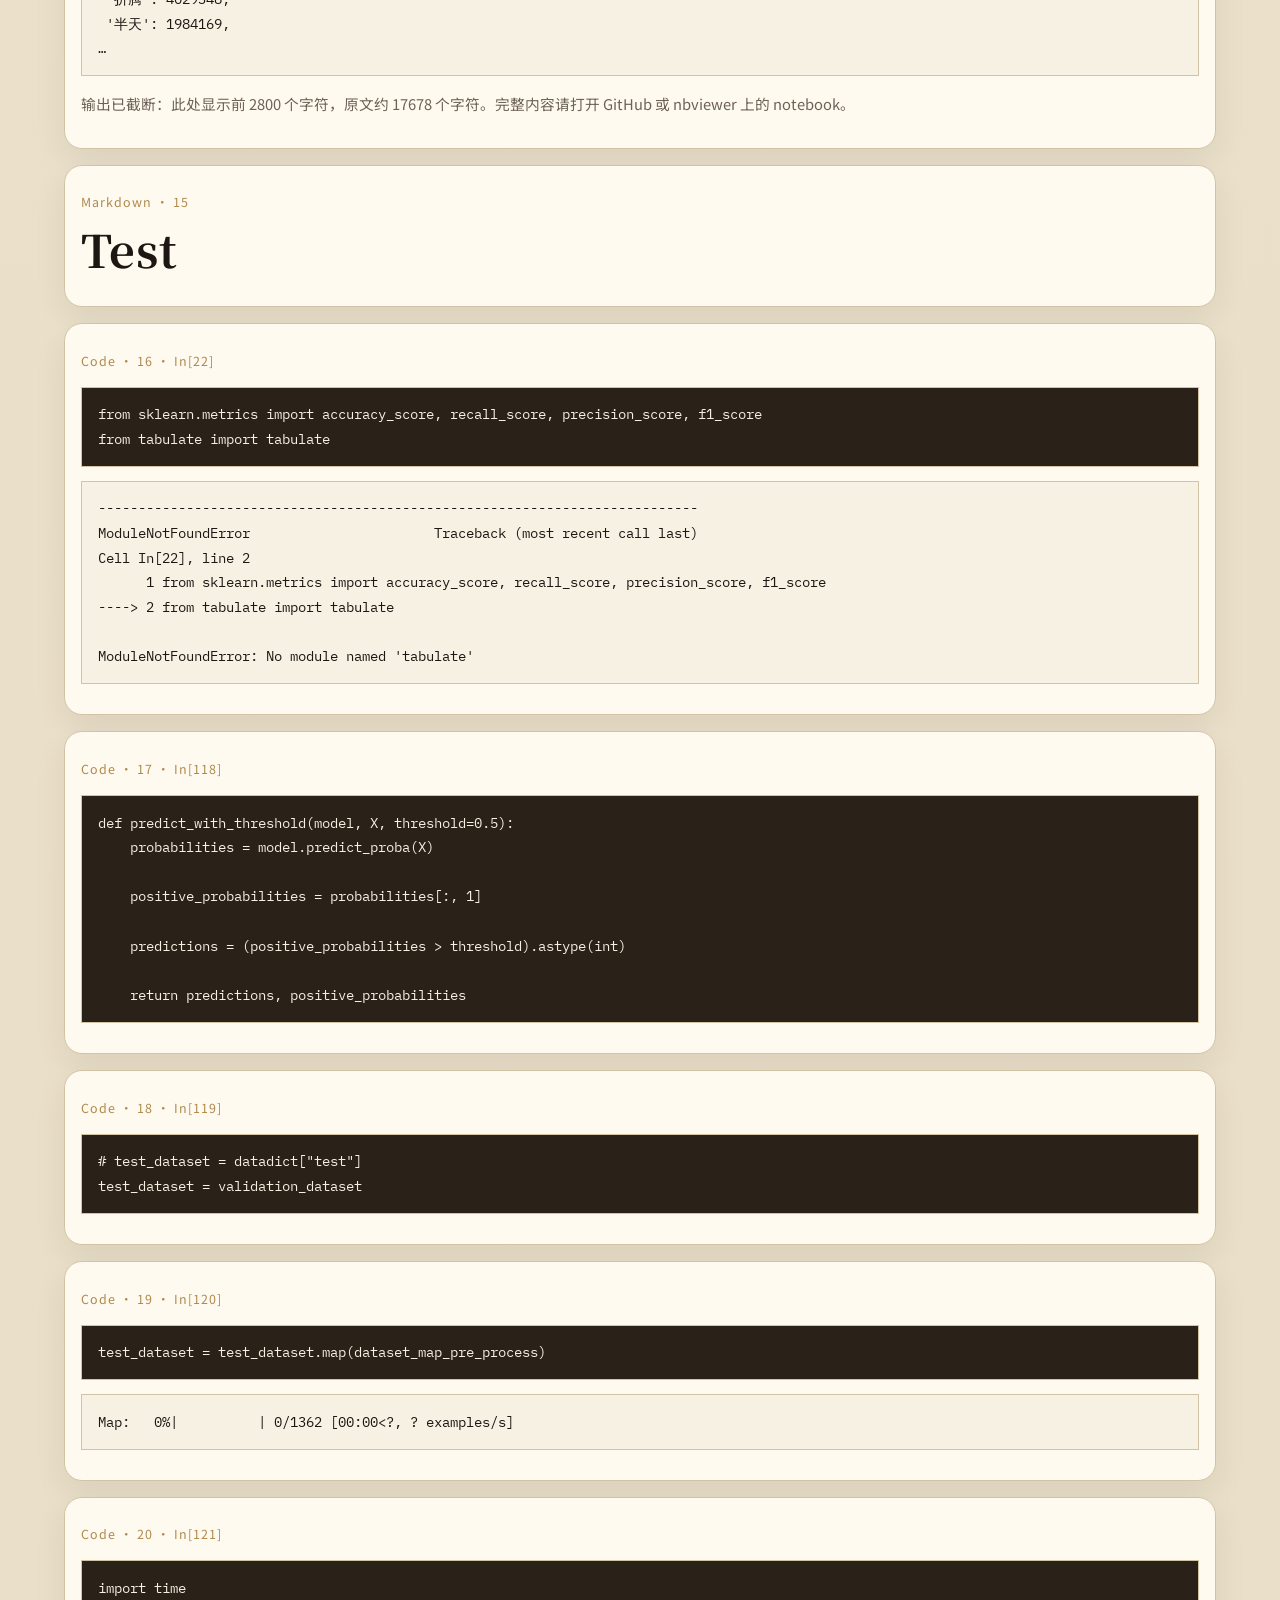
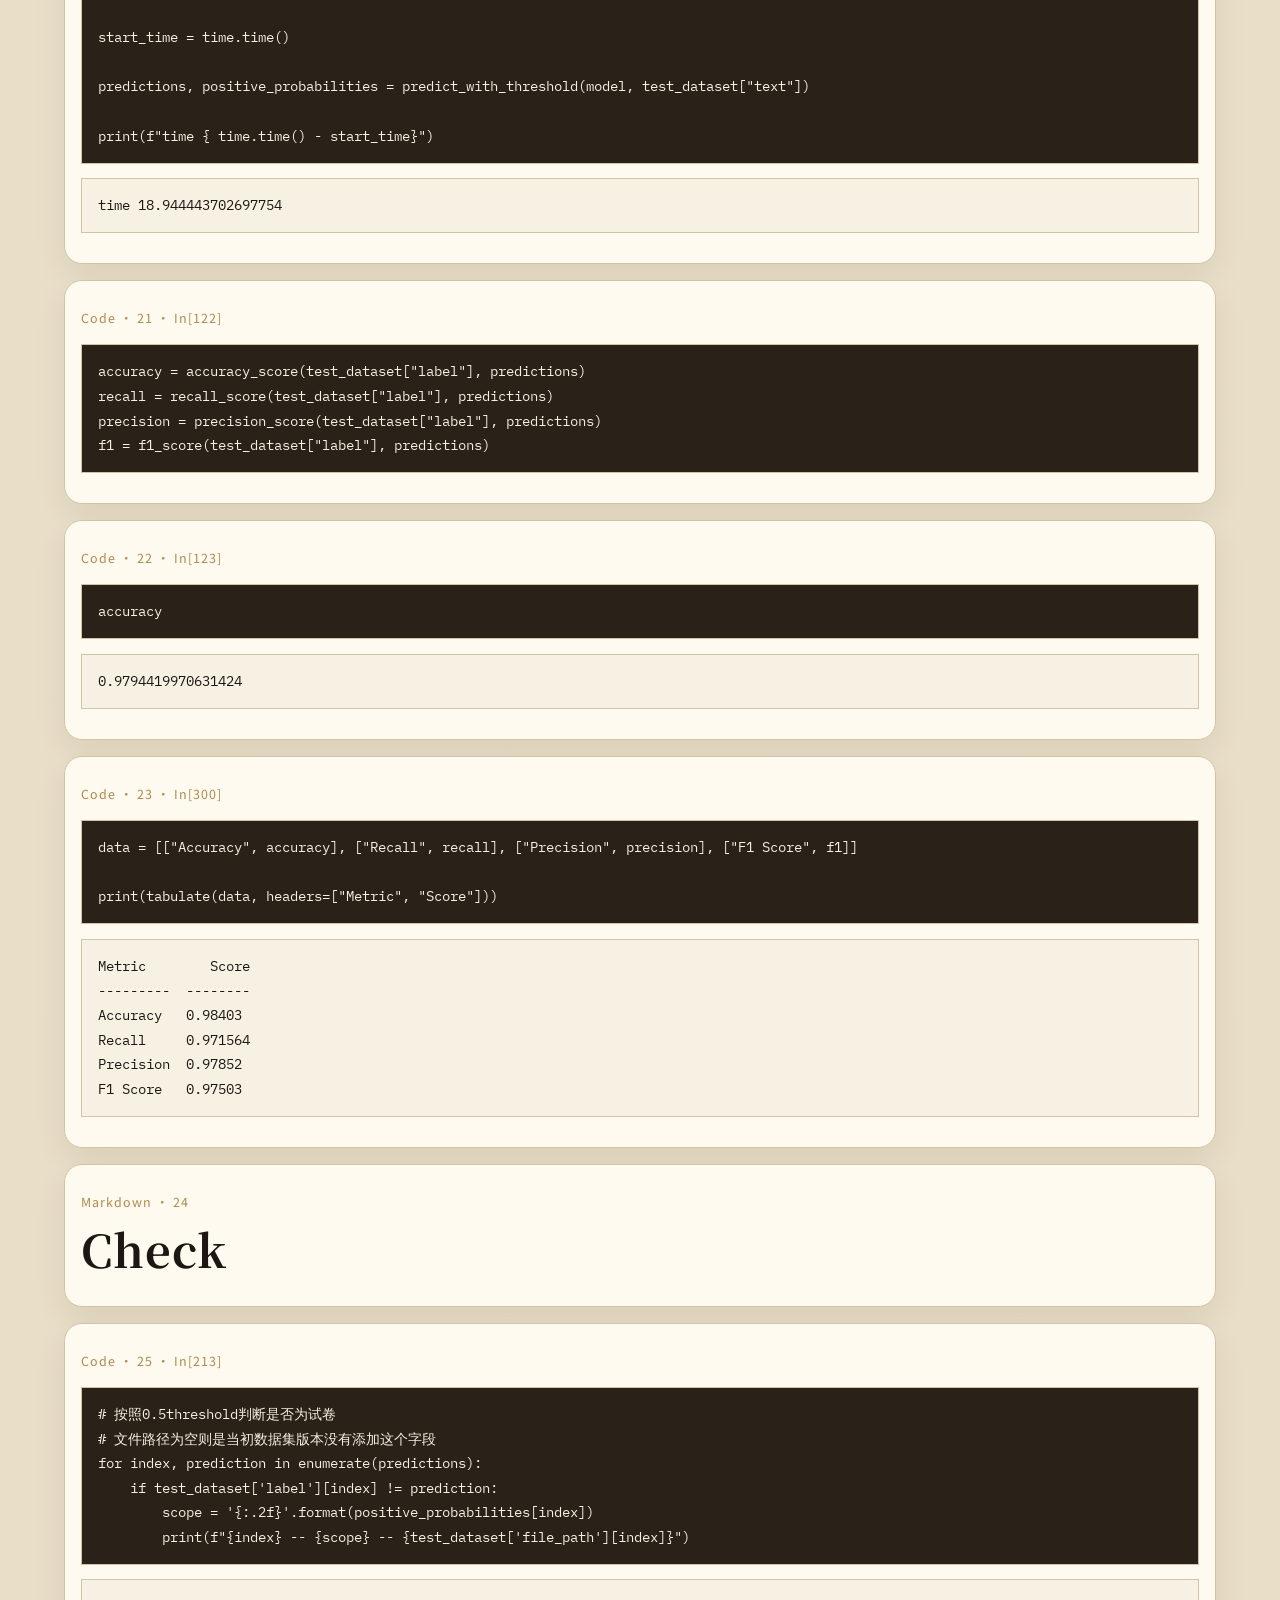
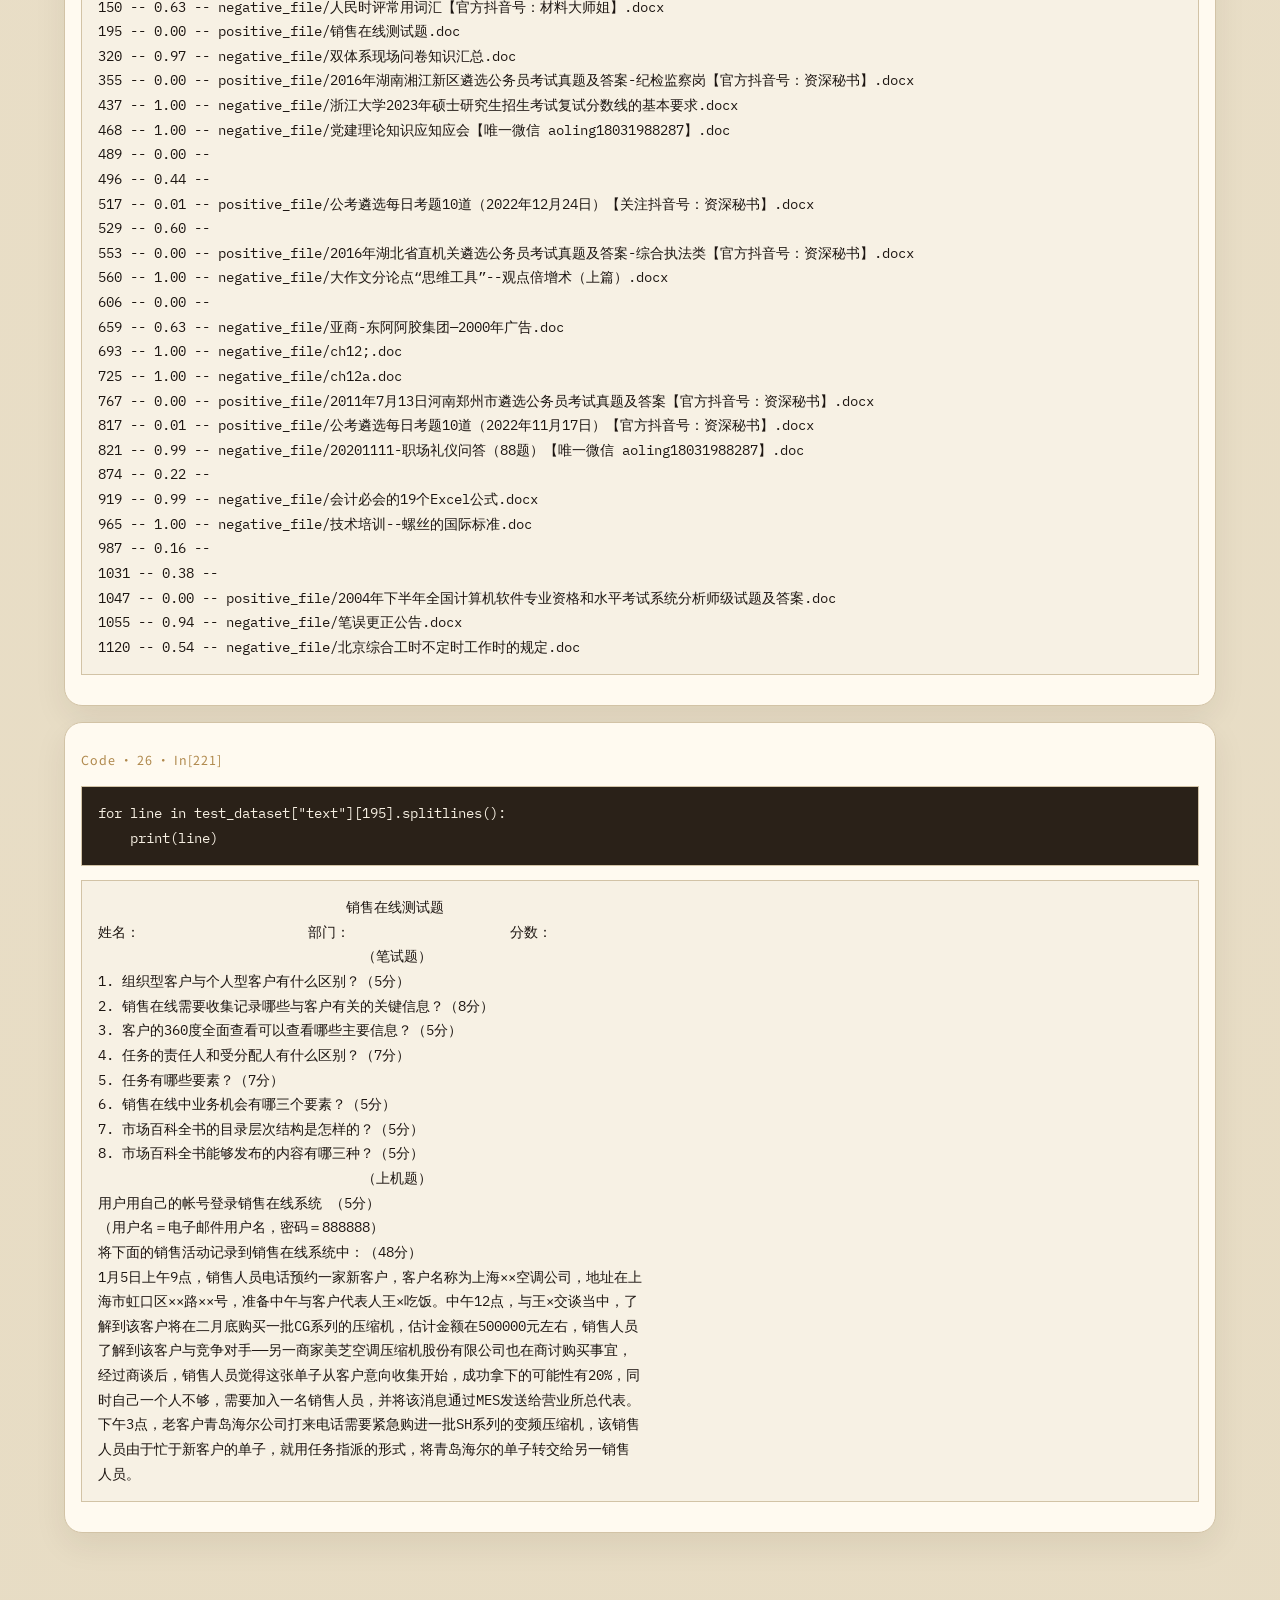
<file: docs/notebooks/train.html>
<!DOCTYPE html>
<html lang="zh-CN">
<head>
  <meta charset="utf-8">
  <meta name="viewport" content="width=device-width, initial-scale=1">
  <title>训练试卷分类器 · 静态 notebook</title>
  <meta name="description" content="jieba + CountVectorizer + LogisticRegression，并在划分出的验证集上记录指标。">
  <meta name="robots" content="index,follow">
  <link rel="canonical" href="https://unstoppablecurry.github.io/Exam-Question-Bank-Dataset-zh_mnbvc/notebooks/train.html">
  <link rel="icon" href="../assets/favicon.svg" type="image/svg+xml">
  <meta property="og:type" content="website">
  <meta property="og:locale" content="zh_CN">
  <meta property="og:title" content="训练试卷分类器 · 静态 notebook">
  <meta property="og:description" content="jieba + CountVectorizer + LogisticRegression，并在划分出的验证集上记录指标。">
  <meta property="og:url" content="https://unstoppablecurry.github.io/Exam-Question-Bank-Dataset-zh_mnbvc/notebooks/train.html">
  <meta property="og:site_name" content="中文考试题库数据集展示">
  <meta name="twitter:card" content="summary">
  <meta name="twitter:title" content="训练试卷分类器 · 静态 notebook">
  <meta name="twitter:description" content="jieba + CountVectorizer + LogisticRegression，并在划分出的验证集上记录指标。">
  <link rel="preconnect" href="https://fonts.googleapis.com">
  <link rel="preconnect" href="https://fonts.gstatic.com" crossorigin>
  <link href="https://fonts.googleapis.com/css2?family=IBM+Plex+Mono:wght@400;500&family=Noto+Sans+SC:wght@400;500;700&family=Noto+Serif+SC:wght@600;700&display=swap" rel="stylesheet">
  <link rel="stylesheet" href="../assets/styles.css">
</head>
<body class="nb-page">
  <a class="skip-link" href="#main">跳到主要内容</a>
  <header class="site-header">
    <div class="header-inner">
      <a class="brand" href="../index.html">
        <span class="brand-seal" aria-hidden="true">题</span>
        <span class="brand-text">
          <strong>中文考试题库数据集</strong>
          <span>静态文档与结果展示</span>
        </span>
      </a>
      <button class="nav-toggle" type="button" data-nav-toggle aria-controls="site-nav" aria-expanded="false">菜单</button>
      <nav class="site-nav" id="site-nav" data-nav-panel aria-label="站点">
        <ul>
          <li><a href="../index.html">首页</a></li>
<li><a href="../pipeline.html">处理流程</a></li>
<li><a href="../usage.html">代码使用</a></li>
<li><a href="../notebooks.html">实验记录</a></li>
<li><a href="../results.html">记录结果</a></li>
        </ul>
      </nav>
    </div>
  </header>
  <main id="main">
    <div class="wrap">
      
    <section class="page-hero">
      <p class="kicker">NOTEBOOK</p>
      <h1>训练试卷分类器</h1>
      <p class="lead">jieba + CountVectorizer + LogisticRegression，并在划分出的验证集上记录指标。 本页由 <code>notebook/train_examination_paper_classifier.ipynb</code> 的已保存单元格静态渲染，没有重新执行内核。</p>
      <p class="actions">
        <a class="button button-primary" href="https://github.com/UnstoppableCurry/Exam-Question-Bank-Dataset-zh_mnbvc/blob/main/notebook/train_examination_paper_classifier.ipynb">GitHub 源文件</a>
        <a class="button button-ghost" href="https://nbviewer.org/github/UnstoppableCurry/Exam-Question-Bank-Dataset-zh_mnbvc/blob/main/notebook/train_examination_paper_classifier.ipynb">nbviewer</a>
        <a class="button button-ghost" href="../notebooks.html">返回目录</a>
      </p>
    </section>
    <p class="note">过长输出（尤其是文件路径清单和词汇表）已截断，以免 GitHub Pages 产物过大。数字与表格保持原样。</p>
    
            <article class="nb-cell">
              <p class="nb-label">Code · 1 · In[1]</p>
              <pre><code>from sklearn.feature_extraction.text import CountVectorizer
from sklearn.linear_model import LogisticRegression
from sklearn.pipeline import make_pipeline
import joblib
import datasets</code></pre>
              
            </article>
            <article class="nb-cell"><p class="nb-label">Markdown · 2</p><h1>Train</h1></article>
            <article class="nb-cell">
              <p class="nb-label">Code · 3 · In[2]</p>
              <pre><code>import re

def remove_image_string(input_string):
    pattern = r&quot;!\[(.*?)\]\(.*?\)\{width=\&quot;.*?\&quot; height=\&quot;.*?\&quot;\}|!\[.*?\]\(.*?\)|\[.*?\]\{.*?\}&quot;
    result = re.sub(pattern, &quot;&quot;, input_string)
    return result

def is_all_chinese_or_english(text):
    for char in text:
        if not is_chinese_or_english(char):
            return False
    return True

def is_chinese_or_english(char):
    # 判断是否为中文
    if &#x27;\u4e00&#x27; &lt;= char &lt;= &#x27;\u9fff&#x27;:
        return True
    # 判断是否为英文
    elif &#x27;a&#x27; &lt;= char.lower() &lt;= &#x27;z&#x27;:
        return True
    else:
        return False

def remove_noise_character(input_string):
    pattern = r&quot;[&gt;*|image|data|media|png]&quot;
    
    return re.sub(pattern, &quot;&quot;, input_string)

def one_text_pre_process(text):
    precessed_text_split_lines = []
    
    for line in text.splitlines():
        remove_image_line = remove_image_string(line)

        if remove_image_line.strip() in [&quot;&quot;, &quot;&gt;&quot;]:
            continue

        remove_image_line = remove_noise_character(remove_image_line)
        precessed_text_split_lines.append(remove_image_line)
        
    return &quot;\n&quot;.join(precessed_text_split_lines)

def pre_process(text_list):
    precessed_text_list = [one_text_pre_process(text) for text in text_list]
    return precessed_text_list

def dataset_map_pre_process(row):
    row[&quot;text&quot;] = one_text_pre_process(row[&quot;text&quot;])
    return row</code></pre>
              
            </article>
            
            <article class="nb-cell">
              <p class="nb-label">Code · 4 · In[29]</p>
              <pre><code>import jieba


def chinese_tokenizer(text):
    tokens = jieba.cut(text)
    return list(filter(lambda x:is_all_chinese_or_english(x), tokens))


def train(dataset):
    vectorizer = CountVectorizer(tokenizer=chinese_tokenizer, ngram_range=(1, 2))
    classifier = LogisticRegression(max_iter=100, verbose=1)
    model = make_pipeline(vectorizer, classifier)
    
    model.fit(dataset[&quot;text&quot;], dataset[&quot;label&quot;])
    return model</code></pre>
              
            </article>
            
            <article class="nb-cell">
              <p class="nb-label">Code · 5 · In[113]</p>
              <pre><code>datadict = datasets.load_dataset(&quot;ranWang/test_paper_textClassifier&quot;)
# datadict = datasets.load_from_disk(&quot;./classification_datasets&quot;)
datadict</code></pre>
              <pre class="nb-output"><code>Found cached dataset parquet (/home/wran/.cache/huggingface/datasets/ranWang___parquet/ranWang--test_paper_textClassifier-ba2ea6a1b61133f3/0.0.0/2a3b91fbd88a2c90d1dbbb32b460cf621d31bd5b05b934492fdef7d8d6f236ec)
</code></pre>
<pre class="nb-output"><code>  0%|          | 0/2 [00:00&lt;?, ?it/s]</code></pre>
<pre class="nb-output"><code>DatasetDict({
    train: Dataset({
        features: [&#x27;text&#x27;, &#x27;label&#x27;, &#x27;file_path&#x27;],
        num_rows: 13621
    })
    test: Dataset({
        features: [&#x27;text&#x27;, &#x27;label&#x27;, &#x27;file_path&#x27;],
        num_rows: 387
    })
})</code></pre>
            </article>
            
            <article class="nb-cell">
              <p class="nb-label">Code · 6 · In[114]</p>
              <pre><code>train_dataset = datadict[&quot;train&quot;]
train_dataset = train_dataset.map(dataset_map_pre_process)</code></pre>
              <pre class="nb-output"><code>Map:   0%|          | 0/13621 [00:00&lt;?, ? examples/s]</code></pre>
            </article>
            
            <article class="nb-cell">
              <p class="nb-label">Code · 7 · In[115]</p>
              <pre><code># 随机打乱
# shuffle(36) Accuracy = 0.9787
# shuffle(42) Accuracy = 0.9809
# shuffle(100) Accuracy = 0.9838
train_dataset = train_dataset.shuffle(7)
# 验证集大小
validation_size = int(len(train_dataset)/10)
validation_dataset = train_dataset.select(range(validation_size))
train_dataset = train_dataset.select(range(validation_size, len(train_dataset)))</code></pre>
              
            </article>
            
            <article class="nb-cell">
              <p class="nb-label">Code · 8 · In[116]</p>
              <pre><code>train_dataset</code></pre>
              <pre class="nb-output"><code>Dataset({
    features: [&#x27;text&#x27;, &#x27;label&#x27;, &#x27;file_path&#x27;],
    num_rows: 12259
})</code></pre>
            </article>
            
            <article class="nb-cell">
              <p class="nb-label">Code · 9 · In[117]</p>
              <pre><code>model = train(train_dataset)</code></pre>
              <pre class="nb-output"><code>/home/wran/.local/lib/python3.10/site-packages/sklearn/feature_extraction/text.py:528: UserWarning: The parameter &#x27;token_pattern&#x27; will not be used since &#x27;tokenizer&#x27; is not None&#x27;
  warnings.warn(
[Parallel(n_jobs=1)]: Using backend SequentialBackend with 1 concurrent workers.
</code></pre>
<pre class="nb-output"><code>RUNNING THE L-BFGS-B CODE

           * * *

Machine precision = 2.220D-16
 N =      8219976     M =           10

At X0         0 variables are exactly at the bounds

At iterate    0    f=  8.49729D+03    |proj g|=  2.31264D+05
</code></pre>
<pre class="nb-output"><code> This problem is unconstrained.
</code></pre>
<pre class="nb-output"><code>
At iterate   50    f=  2.23503D+02    |proj g|=  2.86424D+02

At iterate  100    f=  8.34721D+01    |proj g|=  3.21273D+01

           * * *

Tit   = total number of iterations
Tnf   = total number of function evaluations
Tnint = total number of segments explored during Cauchy searches
Skip  = number of BFGS updates skipped
Nact  = number of active bounds at final generalized Cauchy point
Projg = norm of the final projected gradient
F     = final function value

           * * *

   N    Tit     Tnf  Tnint  Skip  Nact     Projg        F
*****    100    173      1     0     0   3.213D+01   8.347D+01
  F =   83.472147060306042     

STOP: TOTAL NO. of ITERATIONS REACHED LIMIT                 
</code></pre>
<pre class="nb-output"><code>/home/wran/.local/lib/python3.10/site-packages/sklearn/linear_model/_logistic.py:458: ConvergenceWarning: lbfgs failed to converge (status=1):
STOP: TOTAL NO. of ITERATIONS REACHED LIMIT.

Increase the number of iterations (max_iter) or scale the data as shown in:
    https://scikit-learn.org/stable/modules/preprocessing.html
Please also refer to the documentation for alternative solver options:
    https://scikit-learn.org/stable/modules/linear_model.html#logistic-regression
  n_iter_i = _check_optimize_result(
[Parallel(n_jobs=1)]: Done   1 out of   1 | elapsed:  1.6min finished
</code></pre>
            </article>
            
            <article class="nb-cell">
              <p class="nb-label">Code · 10 · In[75]</p>
              <pre><code>joblib.dump(model, &#x27;TextClassifie-full-final.pkl&#x27;)</code></pre>
              <pre class="nb-output"><code>[&#x27;TextClassifie-full-final.pkl&#x27;]</code></pre>
            </article>
            <article class="nb-cell"><p class="nb-label">Markdown · 11</p><h1>模型数据</h1></article>
            <article class="nb-cell">
              <p class="nb-label">Code · 12 · In[63]</p>
              <pre><code>print(&quot;模型方程: y = &quot;, model.named_steps[&#x27;logisticregression&#x27;].coef_, &quot; * x + &quot;, model.named_steps[&#x27;logisticregression&#x27;].intercept_)

print(&quot;参数量: &quot;, model.named_steps[&#x27;logisticregression&#x27;].coef_.size + 1)</code></pre>
              <pre class="nb-output"><code>模型方程: y =  [[-1.73503658e-01  9.94315370e-02 -1.48500171e-03 ... -2.40023309e-05
  -3.60429591e-05 -1.71445220e-05]]  * x +  [-0.56147596]
参数量:  8227664
</code></pre>
            </article>
            
            <article class="nb-cell">
              <p class="nb-label">Code · 13 · In[17]</p>
              <pre><code>count_vectorizer = model.steps[0][1]</code></pre>
              
            </article>
            
            <article class="nb-cell">
              <p class="nb-label">Code · 14 · In[18]</p>
              <pre><code>count_vectorizer.vocabulary_</code></pre>
              <pre class="nb-output"><code>{&#x27;活动&#x27;: 5165769,
 &#x27;目标&#x27;: 5687515,
 &#x27;欣赏&#x27;: 4926855,
 &#x27;漫画&#x27;: 5306809,
 &#x27;观察&#x27;: 6739124,
 &#x27;画面&#x27;: 5609943,
 &#x27;基础&#x27;: 2683545,
 &#x27;讲述&#x27;: 6858713,
 &#x27;自己&#x27;: 6471944,
 &#x27;理解&#x27;: 5497717,
 &#x27;尝试&#x27;: 3210666,
 &#x27;一些&#x27;: 289165,
 &#x27;幽默&#x27;: 3441247,
 &#x27;动作&#x27;: 1886350,
 &#x27;表情&#x27;: 6674624,
 &#x27;声音&#x27;: 2727028,
 &#x27;体验&#x27;: 1197552,
 &#x27;风趣&#x27;: 7817750,
 &#x27;准备&#x27;: 1630484,
 &#x27;多媒体&#x27;: 2773298,
 &#x27;课件&#x27;: 6962814,
 &#x27;过程&#x27;: 7203559,
 &#x27;导入&#x27;: 3154793,
 &#x27;部分&#x27;: 7437690,
 &#x27;介绍&#x27;: 1009526,
 &#x27;父与子&#x27;: 5377990,
 &#x27;形象&#x27;: 3615228,
 &#x27;今天&#x27;: 1004609,
 &#x27;大家&#x27;: 2809165,
 &#x27;带来&#x27;: 3366398,
 &#x27;两个&#x27;: 632302,
 &#x27;朋友&#x27;: 4664559,
 &#x27;你们&#x27;: 1227601,
 &#x27;认识&#x27;: 6837298,
 &#x27;我们&#x27;: 3860195,
 &#x27;起来&#x27;: 7085406,
 &#x27;他们&#x27;: 1027164,
 &#x27;出来&#x27;: 1674170,
 &#x27;猜猜看&#x27;: 5438051,
 &#x27;干什么&#x27;: 3383368,
 &#x27;幼儿&#x27;: 3436113,
 &#x27;讨论&#x27;: 6840669,
 &#x27;回答&#x27;: 2525561,
 &#x27;怎么&#x27;: 3708900,
 &#x27;跳舞&#x27;: 7123750,
 &#x27;学学看&#x27;: 2974305,
 &#x27;其实&#x27;: 1547477,
 &#x27;一个&#x27;: 273532,
 &#x27;爸爸&#x27;: 5380308,
 &#x27;还有&#x27;: 7238415,
 &#x27;儿子&#x27;: 1378146,
 &#x27;仔细&#x27;: 1024878,
 &#x27;看看&#x27;: 5750300,
 &#x27;什么&#x27;: 994723,
 &#x27;样子&#x27;: 4842855,
 &#x27;小结&#x27;: 3195339,
 &#x27;长得&#x27;: 7571412,
 &#x27;有趣&#x27;: 4659639,
 &#x27;长着&#x27;: 7576843,
 &#x27;密密的&#x27;: 3118733,
 &#x27;胡子&#x27;: 6423738,
 &#x27;翘翘&#x27;: 6315338,
 &#x27;眉毛&#x27;: 5740411,
 &#x27;头上&#x27;: 2862008,
 &#x27;没有&#x27;: 5105432,
 &#x27;一根&#x27;: 349469,
 &#x27;头发&#x27;: 2862393,
 &#x27;就是&#x27;: 3215248,
 &#x27;太乱&#x27;: 2849661,
 &#x27;一堆&#x27;: 315563,
 &#x27;草堆&#x27;: 6563617,
 &#x27;可真有&#x27;: 2264607,
 &#x27;意思&#x27;: 3803942,
 &#x27;德国&#x27;: 3663005,
 &#x27;非常&#x27;: 7730100,
 &#x27;了不起&#x27;: 835437,
 &#x27;大师&#x27;: 2814428,
 &#x27;卜劳恩画&#x27;: 2026826,
 &#x27;这个&#x27;: 7244631,
 &#x27;之间&#x27;: 798374,
 &#x27;发生&#x27;: 2162579,
 &#x27;很多&#x27;: 3636292,
 &#x27;好玩&#x27;: 2895142,
 &#x27;事情&#x27;: 852168,
 &#x27;卜劳恩&#x27;: 2026823,
 &#x27;它们&#x27;: 2992393,
 &#x27;下来&#x27;: 489349,
 &#x27;记在&#x27;: 6848690,
 &#x27;一本&#x27;: 343002,
 &#x27;漫画书&#x27;: 5306989,
 &#x27;其中&#x27;: 1532587,
 &#x27;一组&#x27;: 379937,
 &#x27;最后&#x27;: 4602926,
 &#x27;苹果&#x27;: 6553332,
 &#x27;父子俩&#x27;: 5378847,
 &#x27;完整&#x27;: 3023555,
 &#x27;第一幅&#x27;: 5974768,
 &#x27;画后&#x27;: 5608330,
 &#x27;提问&#x27;: 4209229,
 &#x27;父子&#x27;: 5378766,
 &#x27;这棵&#x27;: 7268440,
 &#x27;苹果树&#x27;: 6553866,
 &#x27;特别&#x27;: 5403116,
 &#x27;地方&#x27;: 2622951,
 &#x27;树上&#x27;: 4836149,
 &#x27;几只&#x27;: 1653334,
 &#x27;怎样才能&#x27;: 3713594,
 &#x27;得到&#x27;: 3650314,
 &#x27;商量&#x27;: 2482397,
 &#x27;获得&#x27;: 6577843,
 &#x27;办法&#x27;: 1855129,
 &#x27;刚才&#x27;: 1757267,
 &#x27;小朋友&#x27;: 3187802,
 &#x27;这么&#x27;: 7249485,
 &#x27;方法&#x27;: 4430800,
 &#x27;继续&#x27;: 6244891,
 &#x27;往下&#x27;: 3628896,
 &#x27;观看&#x27;: 6745737,
 &#x27;结束&#x27;: 6210350,
 &#x27;故事&#x27;: 4299325,
 &#x27;感觉&#x27;: 3819919,
 &#x27;觉得&#x27;: 6768560,
 &#x27;哪个&#x27;: 2452774,
 &#x27;为什么&#x27;: 729203,
 &#x27;教师&#x27;: 4320508,
 &#x27;出示&#x27;: 1686146,
 &#x27;相应&#x27;: 5723943,
 &#x27;重点&#x27;: 7491812,
 &#x27;突出&#x27;: 5933749,
 &#x27;情节&#x27;: 3784949,
 &#x27;这幅&#x27;: 7259109,
 &#x27;手里&#x27;: 3942727,
 &#x27;老爸&#x27;: 6326124,
 &#x27;晃树&#x27;: 4559108,
 &#x27;启发&#x27;: 2397584,
 &#x27;表演&#x27;: 6677870,
 &#x27;咱们&#x27;: 2439052,
 &#x27;学学&#x27;: 2974239,
 &#x27;屁股&#x27;: 3239021,
 &#x27;第二幅&#x27;: 5992991,
 &#x27;想出&#x27;: 3790803,
 &#x27;手杖&#x27;: 3938157,
 &#x27;结果&#x27;: 6216202,
 &#x27;哪里&#x27;: 2456830,
 &#x27;打中&#x27;: 3947495,
 &#x27;脑袋&#x27;: 6449101,
 &#x27;好笑&#x27;: 2895585,
 &#x27;模仿&#x27;: 4909431,
 &#x27;学一学&#x27;: 2967083,
 &#x27;第三幅&#x27;: 5984322,
 &#x27;哈哈&#x27;: 2449391,
 &#x27;没拿到&#x27;: 5105206,
 &#x27;甘心&#x27;: 5508885,
 &#x27;啊呀&#x27;: 2483010,
 &#x27;可怜&#x27;: 2258985,
 &#x27;第四幅&#x27;: 6005441,
 &#x27;急中生智&#x27;: 3723603,
 &#x27;原来&#x27;: 2085075,
 &#x27;有没有&#x27;: 4654110,
 &#x27;这样&#x27;: 7263823,
 &#x27;采过&#x27;: 7478884,
 &#x27;水果&#x27;: 5058031,
 &#x27;第五幅&#x27;: 5997720,
 &#x27;哎呀&#x27;: 2451384,
 &#x27;不好&#x27;: 531431,
 &#x27;打着&#x27;: 3954280,
 &#x27;靴子&#x27;: 7749013,
 &#x27;树枝&#x27;: 4837361,
 &#x27;前面&#x27;: 1833549,
 &#x27;第六&#x27;: 5999432,
 &#x27;好不容易&#x27;: 2889753,
 &#x27;掉下来&#x27;: 4131692,
 &#x27;折腾&#x27;: 4029348,
 &#x27;半天&#x27;: 1984169,
…</code></pre><p class="meta">输出已截断：此处显示前 2800 个字符，原文约 17678 个字符。完整内容请打开 GitHub 或 nbviewer 上的 notebook。</p>
            </article>
            <article class="nb-cell"><p class="nb-label">Markdown · 15</p><h1>Test</h1></article>
            <article class="nb-cell">
              <p class="nb-label">Code · 16 · In[22]</p>
              <pre><code>from sklearn.metrics import accuracy_score, recall_score, precision_score, f1_score
from tabulate import tabulate</code></pre>
              <pre class="nb-output"><code>---------------------------------------------------------------------------
ModuleNotFoundError                       Traceback (most recent call last)
Cell In[22], line 2
      1 from sklearn.metrics import accuracy_score, recall_score, precision_score, f1_score
----&gt; 2 from tabulate import tabulate

ModuleNotFoundError: No module named &#x27;tabulate&#x27;</code></pre>
            </article>
            
            <article class="nb-cell">
              <p class="nb-label">Code · 17 · In[118]</p>
              <pre><code>def predict_with_threshold(model, X, threshold=0.5):
    probabilities = model.predict_proba(X)
    
    positive_probabilities = probabilities[:, 1]

    predictions = (positive_probabilities &gt; threshold).astype(int)
    
    return predictions, positive_probabilities</code></pre>
              
            </article>
            
            <article class="nb-cell">
              <p class="nb-label">Code · 18 · In[119]</p>
              <pre><code># test_dataset = datadict[&quot;test&quot;]
test_dataset = validation_dataset</code></pre>
              
            </article>
            
            <article class="nb-cell">
              <p class="nb-label">Code · 19 · In[120]</p>
              <pre><code>test_dataset = test_dataset.map(dataset_map_pre_process)</code></pre>
              <pre class="nb-output"><code>Map:   0%|          | 0/1362 [00:00&lt;?, ? examples/s]</code></pre>
            </article>
            
            <article class="nb-cell">
              <p class="nb-label">Code · 20 · In[121]</p>
              <pre><code>import time

start_time = time.time()

predictions, positive_probabilities = predict_with_threshold(model, test_dataset[&quot;text&quot;])

print(f&quot;time { time.time() - start_time}&quot;)</code></pre>
              <pre class="nb-output"><code>time 18.944443702697754
</code></pre>
            </article>
            
            <article class="nb-cell">
              <p class="nb-label">Code · 21 · In[122]</p>
              <pre><code>accuracy = accuracy_score(test_dataset[&quot;label&quot;], predictions)
recall = recall_score(test_dataset[&quot;label&quot;], predictions)
precision = precision_score(test_dataset[&quot;label&quot;], predictions)
f1 = f1_score(test_dataset[&quot;label&quot;], predictions)</code></pre>
              
            </article>
            
            <article class="nb-cell">
              <p class="nb-label">Code · 22 · In[123]</p>
              <pre><code>accuracy</code></pre>
              <pre class="nb-output"><code>0.9794419970631424</code></pre>
            </article>
            
            <article class="nb-cell">
              <p class="nb-label">Code · 23 · In[300]</p>
              <pre><code>data = [[&quot;Accuracy&quot;, accuracy], [&quot;Recall&quot;, recall], [&quot;Precision&quot;, precision], [&quot;F1 Score&quot;, f1]]

print(tabulate(data, headers=[&quot;Metric&quot;, &quot;Score&quot;]))</code></pre>
              <pre class="nb-output"><code>Metric        Score
---------  --------
Accuracy   0.98403
Recall     0.971564
Precision  0.97852
F1 Score   0.97503
</code></pre>
            </article>
            <article class="nb-cell"><p class="nb-label">Markdown · 24</p><h1>Check</h1></article>
            <article class="nb-cell">
              <p class="nb-label">Code · 25 · In[213]</p>
              <pre><code># 按照0.5threshold判断是否为试卷
# 文件路径为空则是当初数据集版本没有添加这个字段
for index, prediction in enumerate(predictions):
    if test_dataset[&#x27;label&#x27;][index] != prediction:
        scope = &#x27;{:.2f}&#x27;.format(positive_probabilities[index])
        print(f&quot;{index} -- {scope} -- {test_dataset[&#x27;file_path&#x27;][index]}&quot;)</code></pre>
              <pre class="nb-output"><code>150 -- 0.63 -- negative_file/人民时评常用词汇【官方抖音号：材料大师姐】.docx
195 -- 0.00 -- positive_file/销售在线测试题.doc
320 -- 0.97 -- negative_file/双体系现场问卷知识汇总.doc
355 -- 0.00 -- positive_file/2016年湖南湘江新区遴选公务员考试真题及答案-纪检监察岗【官方抖音号：资深秘书】.docx
437 -- 1.00 -- negative_file/浙江大学2023年硕士研究生招生考试复试分数线的基本要求.docx
468 -- 1.00 -- negative_file/党建理论知识应知应会【唯一微信 aoling18031988287】.doc
489 -- 0.00 -- 
496 -- 0.44 -- 
517 -- 0.01 -- positive_file/公考遴选每日考题10道（2022年12月24日）【关注抖音号：资深秘书】.docx
529 -- 0.60 -- 
553 -- 0.00 -- positive_file/2016年湖北省直机关遴选公务员考试真题及答案-综合执法类【官方抖音号：资深秘书】.docx
560 -- 1.00 -- negative_file/大作文分论点“思维工具”--观点倍增术（上篇）.docx
606 -- 0.00 -- 
659 -- 0.63 -- negative_file/亚商-东阿阿胶集团—2000年广告.doc
693 -- 1.00 -- negative_file/ch12;.doc
725 -- 1.00 -- negative_file/ch12a.doc
767 -- 0.00 -- positive_file/2011年7月13日河南郑州市遴选公务员考试真题及答案【官方抖音号：资深秘书】.docx
817 -- 0.01 -- positive_file/公考遴选每日考题10道（2022年11月17日）【官方抖音号：资深秘书】.docx
821 -- 0.99 -- negative_file/20201111-职场礼仪问答（88题）【唯一微信 aoling18031988287】.doc
874 -- 0.22 -- 
919 -- 0.99 -- negative_file/会计必会的19个Excel公式.docx
965 -- 1.00 -- negative_file/技术培训--螺丝的国际标准.doc
987 -- 0.16 -- 
1031 -- 0.38 -- 
1047 -- 0.00 -- positive_file/2004年下半年全国计算机软件专业资格和水平考试系统分析师级试题及答案.doc
1055 -- 0.94 -- negative_file/笔误更正公告.docx
1120 -- 0.54 -- negative_file/北京综合工时不定时工作时的规定.doc
</code></pre>
            </article>
            
            <article class="nb-cell">
              <p class="nb-label">Code · 26 · In[221]</p>
              <pre><code>for line in test_dataset[&quot;text&quot;][195].splitlines():
    print(line)</code></pre>
              <pre class="nb-output"><code>                               销售在线测试题
姓名：                     部门：                    分数：
                                 （笔试题）
1. 组织型客户与个人型客户有什么区别？（5分）
2. 销售在线需要收集记录哪些与客户有关的关键信息？（8分）
3. 客户的360度全面查看可以查看哪些主要信息？（5分）
4. 任务的责任人和受分配人有什么区别？（7分）
5. 任务有哪些要素？（7分）
6. 销售在线中业务机会有哪三个要素？（5分）
7. 市场百科全书的目录层次结构是怎样的？（5分）
8. 市场百科全书能够发布的内容有哪三种？（5分）
                                 （上机题）
用户用自己的帐号登录销售在线系统 （5分）
（用户名＝电子邮件用户名，密码＝888888）
将下面的销售活动记录到销售在线系统中：（48分）
1月5日上午9点，销售人员电话预约一家新客户，客户名称为上海××空调公司，地址在上
海市虹口区××路××号，准备中午与客户代表人王×吃饭。中午12点，与王×交谈当中，了
解到该客户将在二月底购买一批CG系列的压缩机，估计金额在500000元左右，销售人员
了解到该客户与竞争对手——另一商家美芝空调压缩机股份有限公司也在商讨购买事宜，
经过商谈后，销售人员觉得这张单子从客户意向收集开始，成功拿下的可能性有20%，同
时自己一个人不够，需要加入一名销售人员，并将该消息通过MES发送给营业所总代表。
下午3点，老客户青岛海尔公司打来电话需要紧急购进一批SH系列的变频压缩机，该销售
人员由于忙于新客户的单子，就用任务指派的形式，将青岛海尔的单子转交给另一销售
人员。
</code></pre>
            </article>
            
    
    </div>
  </main>
  <footer class="site-footer">
    <div class="footer-inner">
      <p><strong>本站是静态文档 / 结果展示</strong>，不是可交互运行时，也不会重新训练或分类文件。</p>
      <p>说明只依据仓库内 README、脚本、Markdown 与 5 份已保存输出的 notebook；未写入仓库的数据集规模、用户数或未保存成绩均不在此编造。</p>
      <nav class="footer-nav" aria-label="页脚">
        <a href="../index.html">首页</a>
        <a href="../pipeline.html">处理流程</a>
        <a href="../usage.html">代码使用</a>
        <a href="../notebooks.html">实验记录</a>
        <a href="../results.html">记录结果</a>
        <a href="https://github.com/UnstoppableCurry/Exam-Question-Bank-Dataset-zh_mnbvc">GitHub 仓库</a>
        <a href="https://github.com/UnstoppableCurry/Exam-Question-Bank-Dataset-zh_mnbvc/blob/main/LICENSE">MIT License</a>
      </nav>
      <p class="meta">Copyright (c) 2023 UnstoppableCurry · 预定发布地址 https://unstoppablecurry.github.io/Exam-Question-Bank-Dataset-zh_mnbvc/</p>
    </div>
  </footer>
  <script src="../assets/site.js" defer></script>
</body>
</html>
</file>
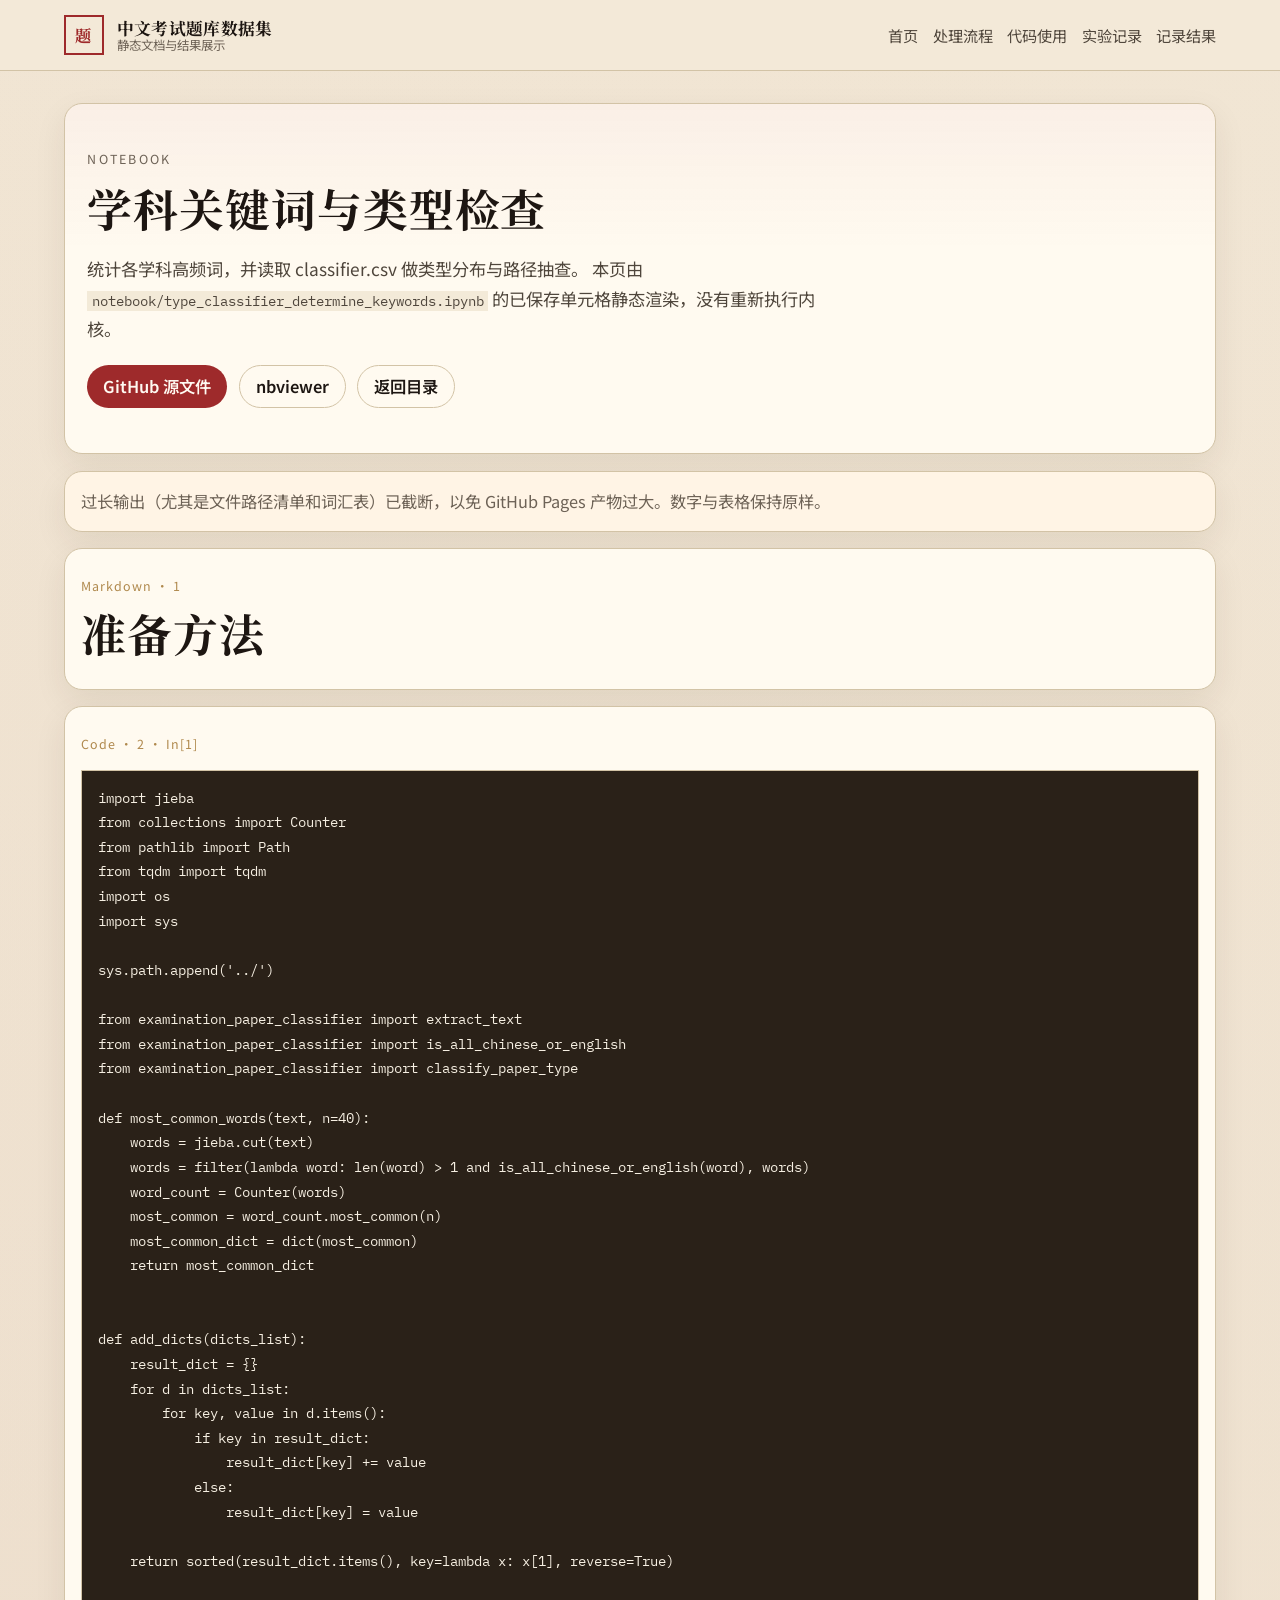
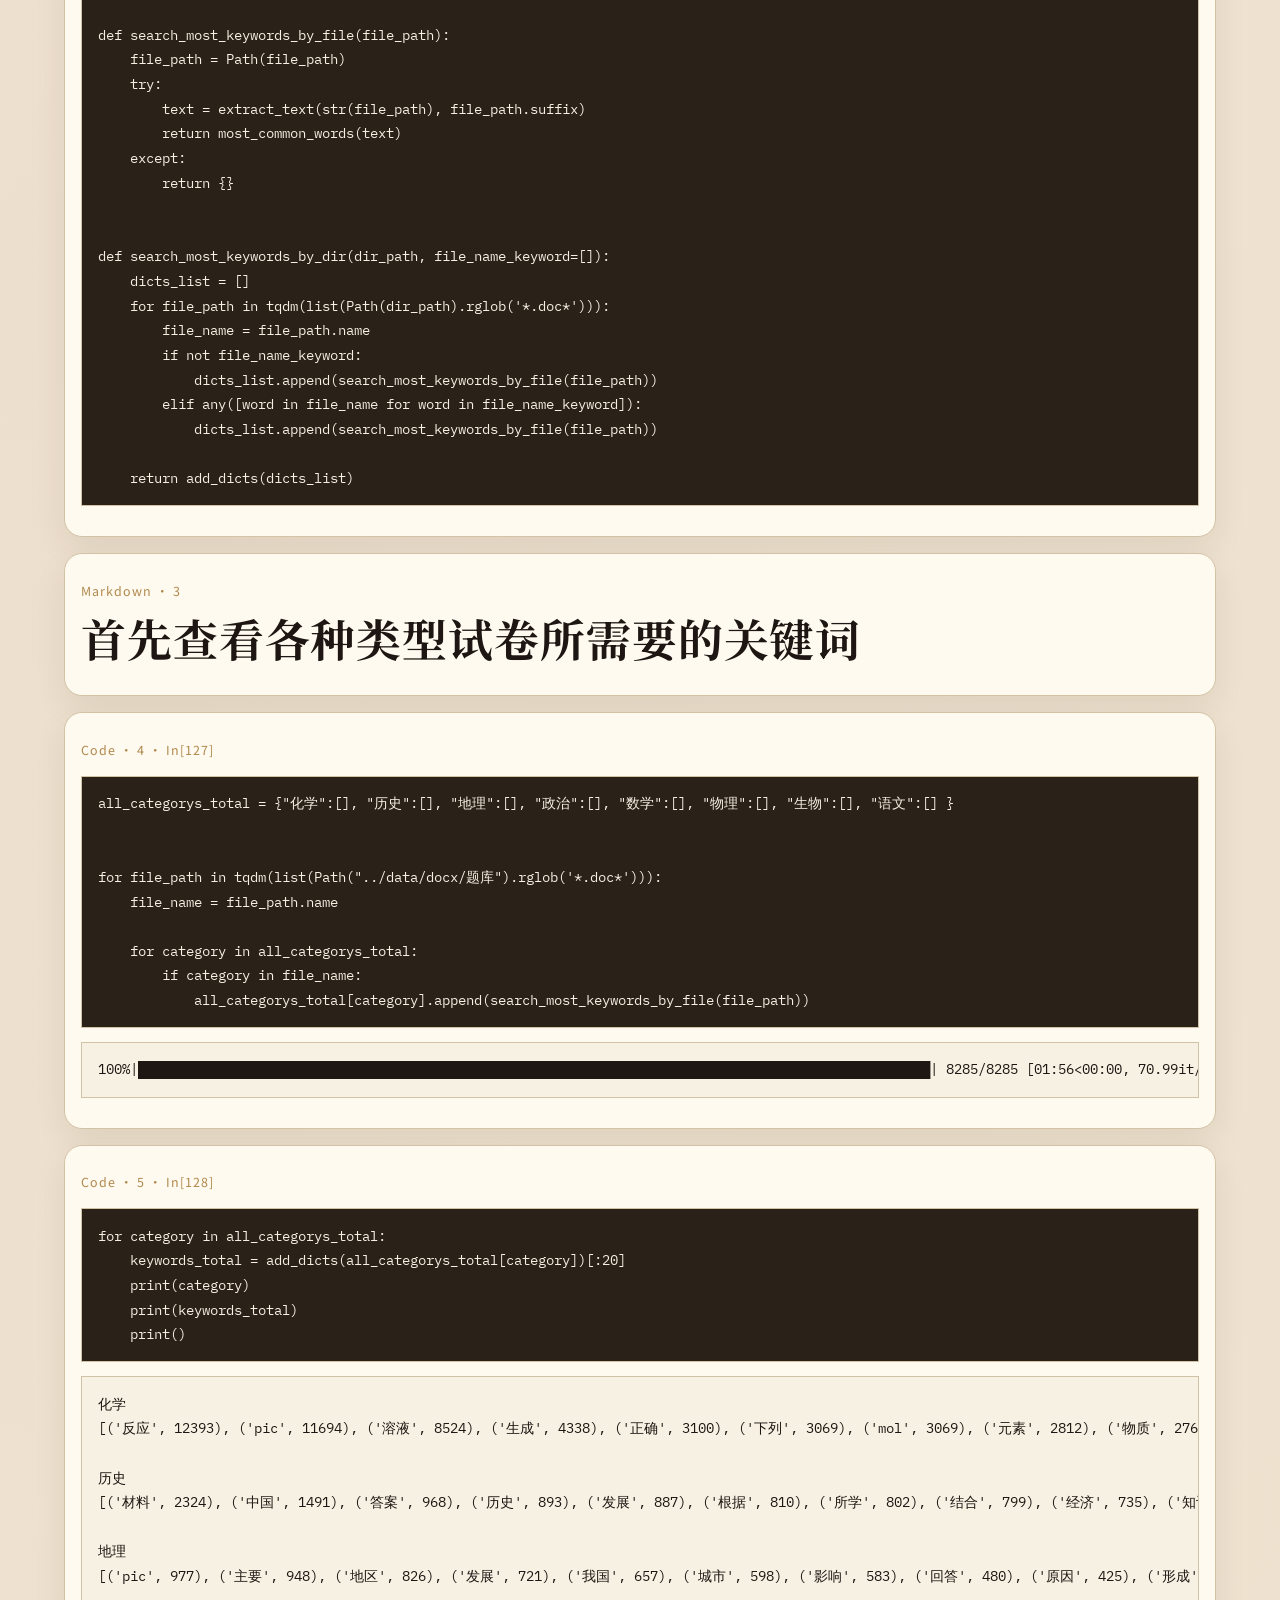
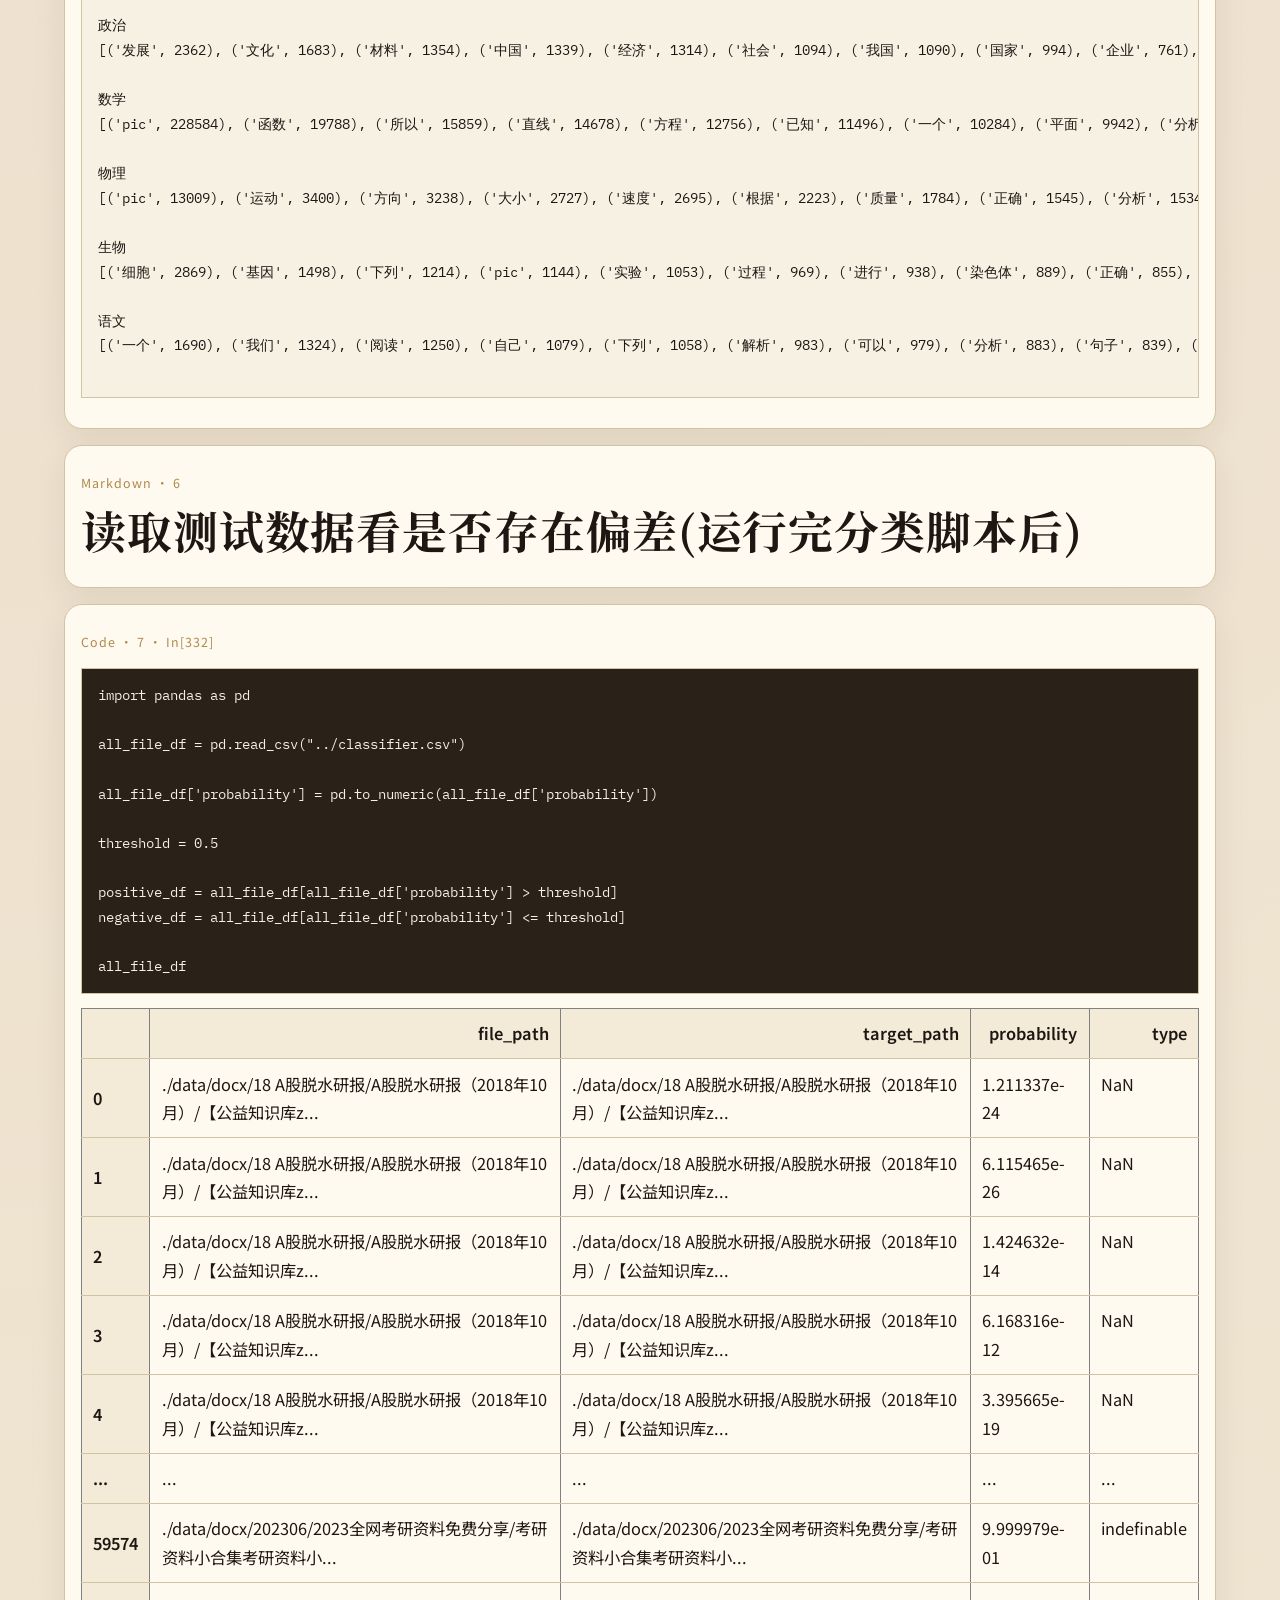
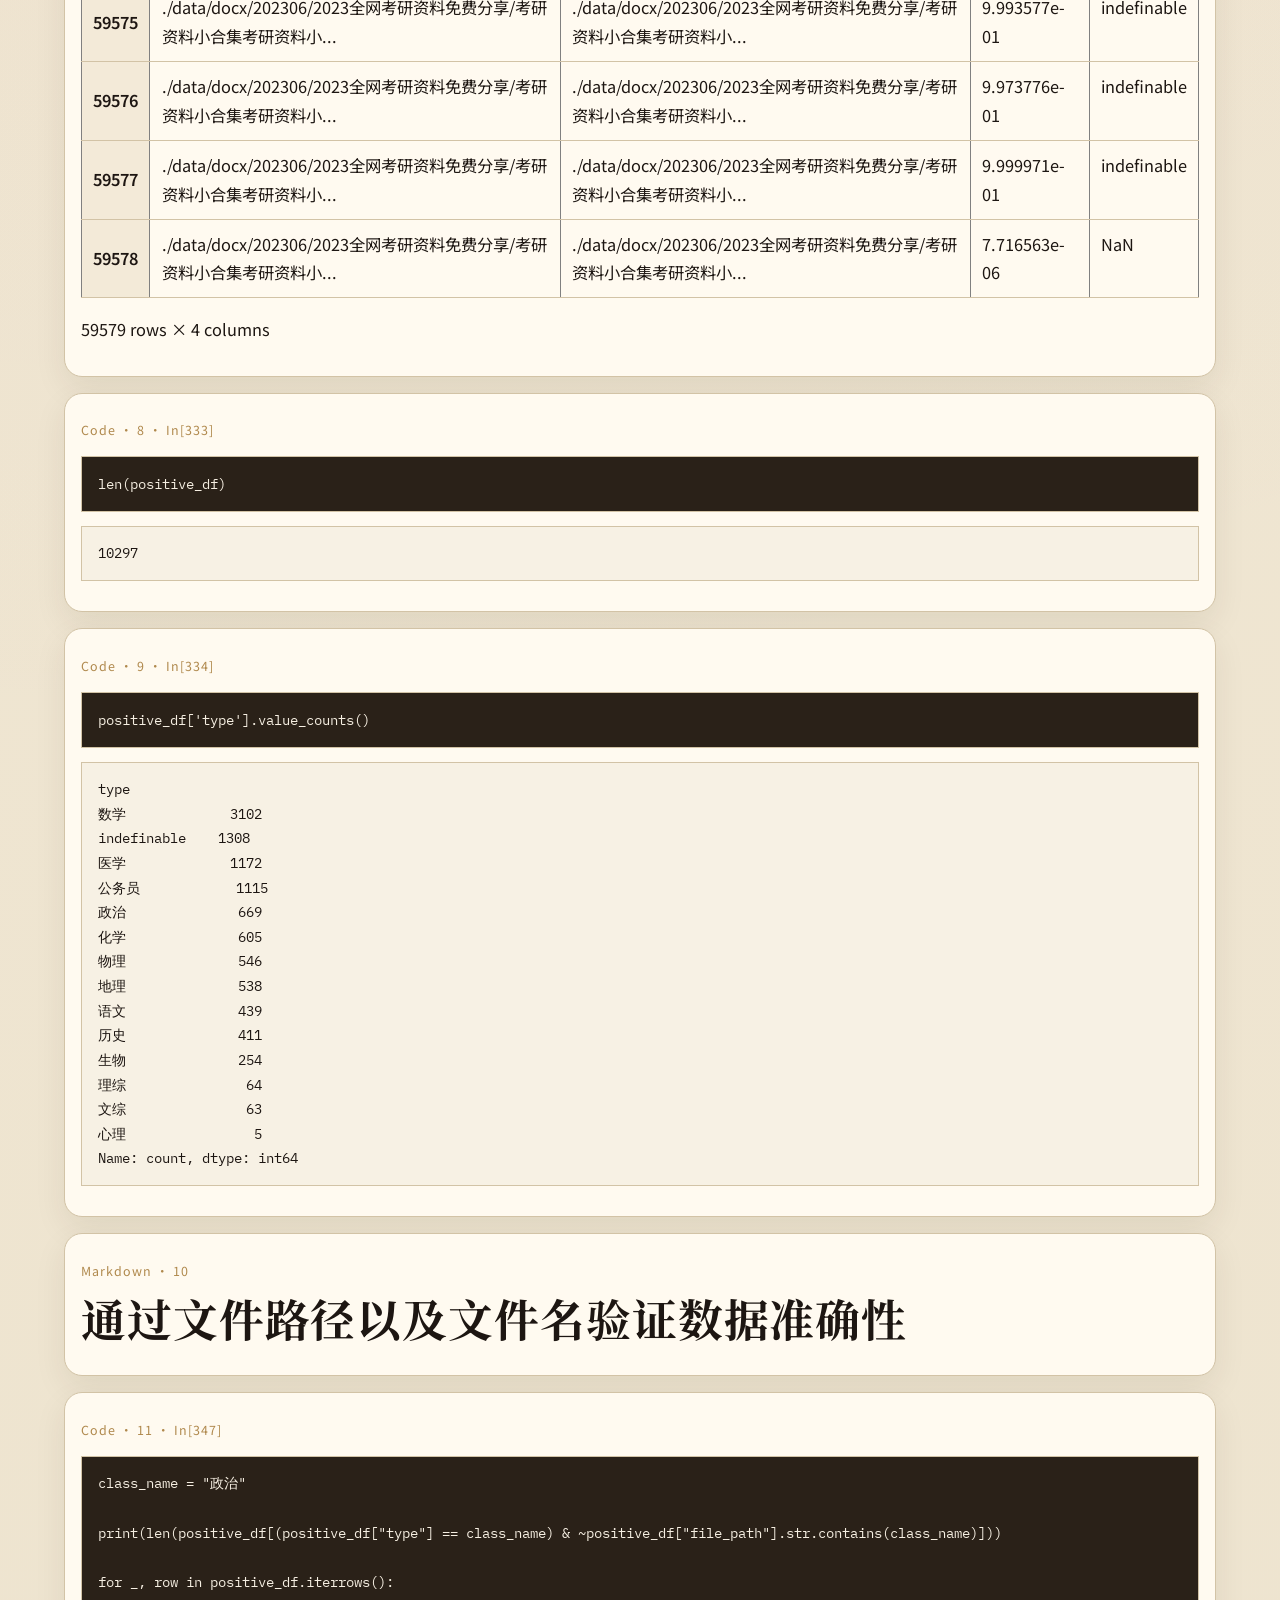
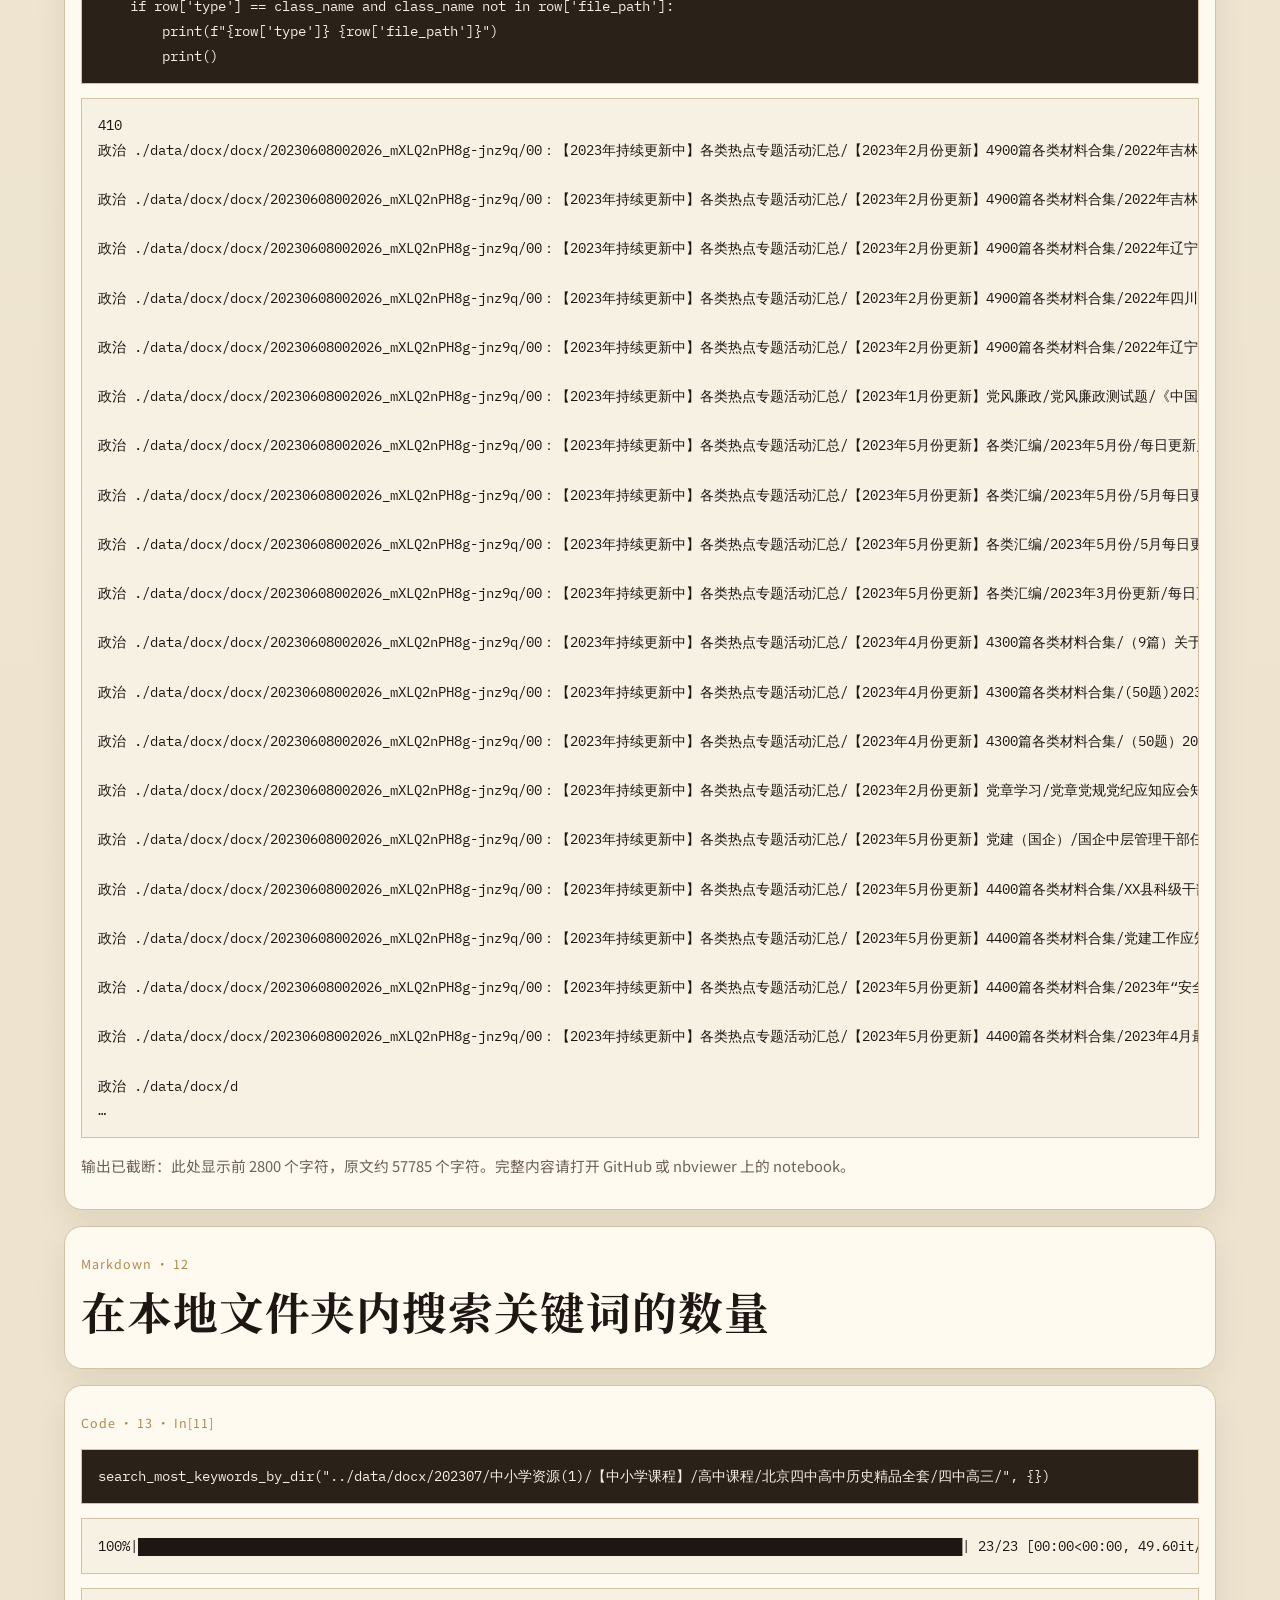
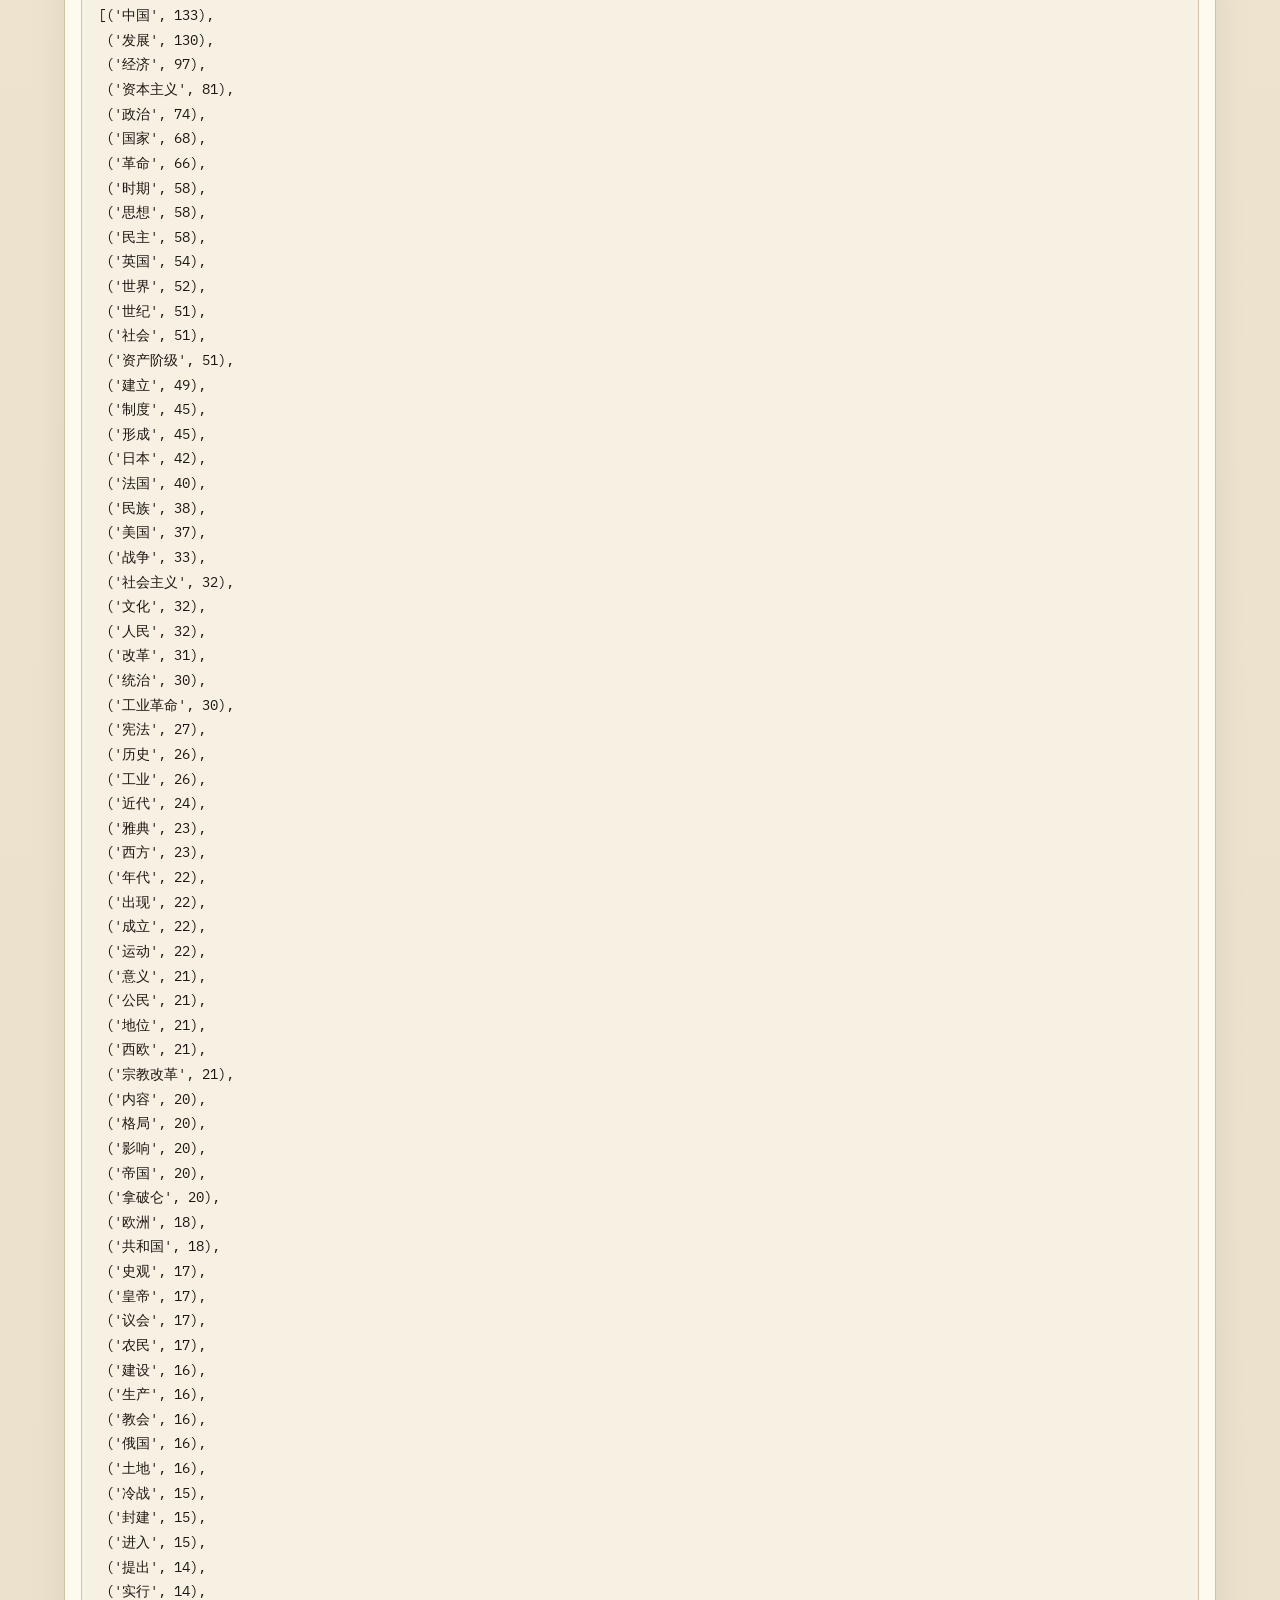
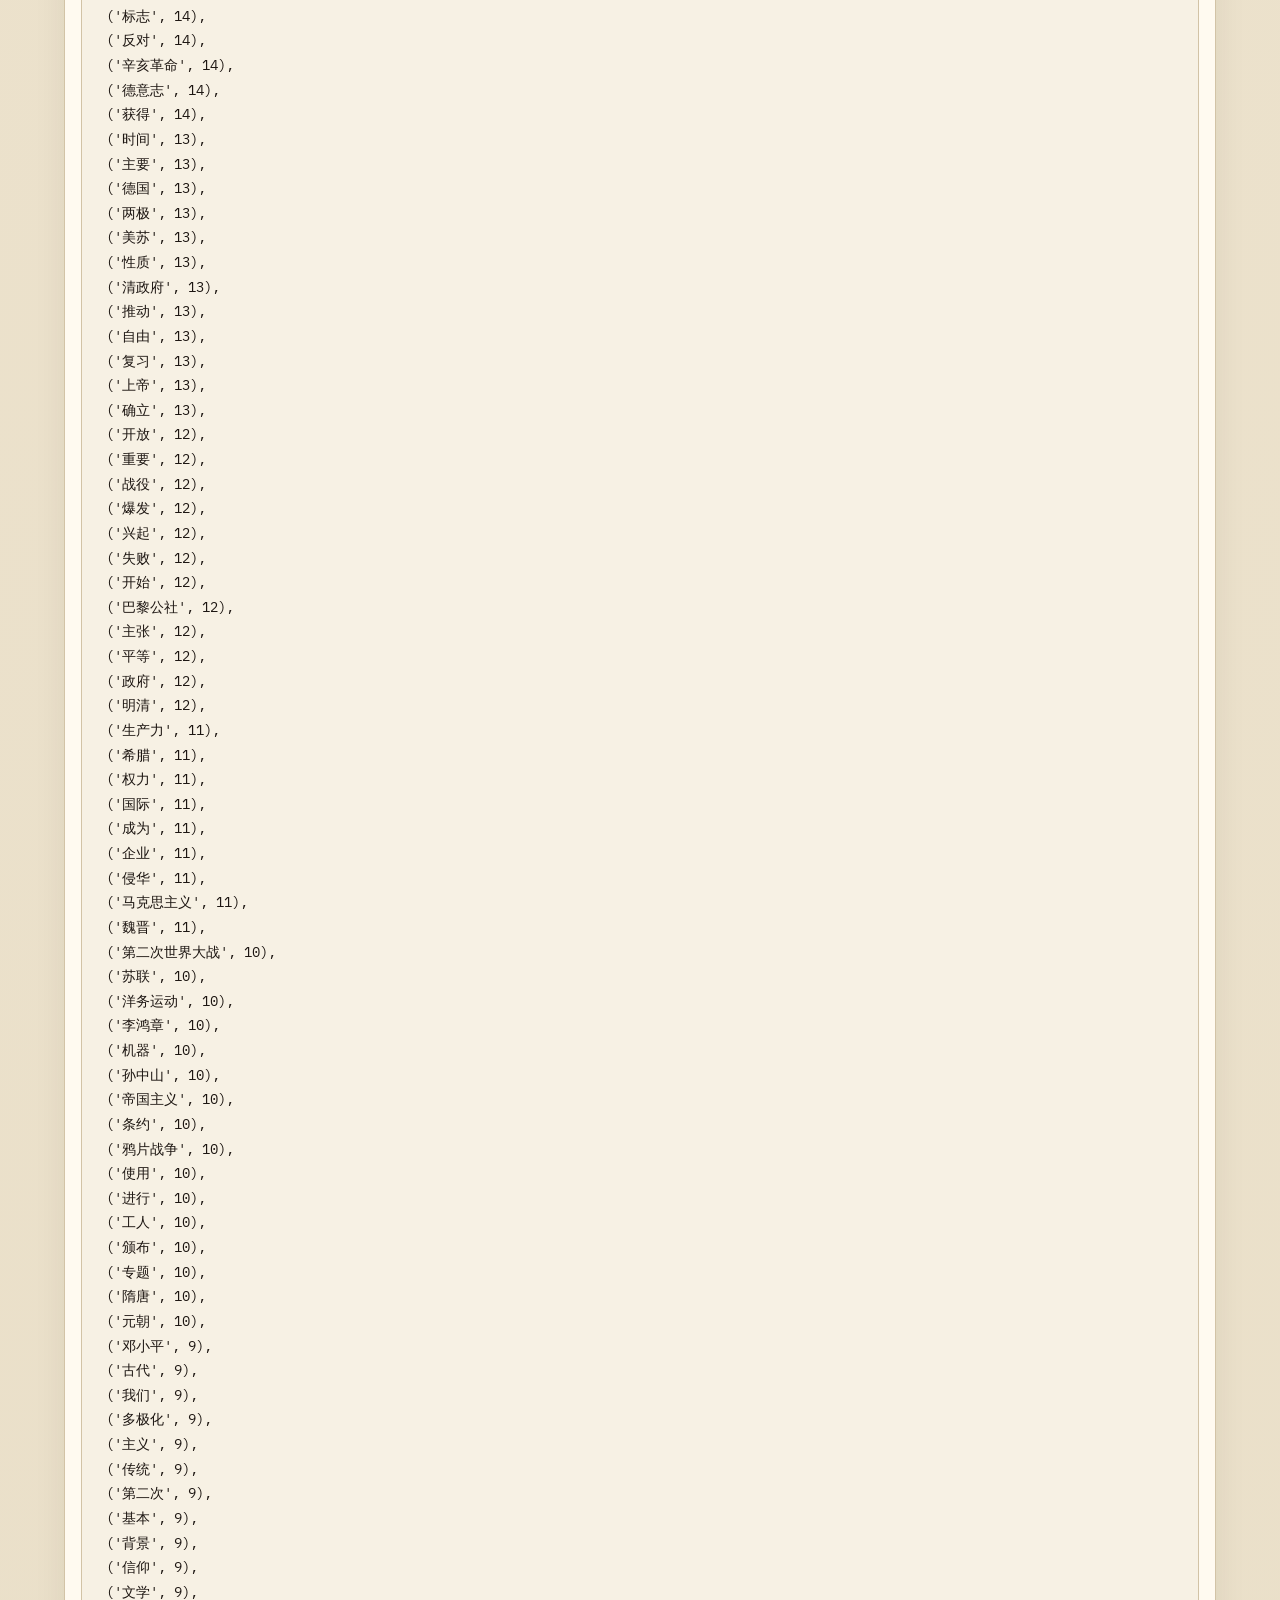
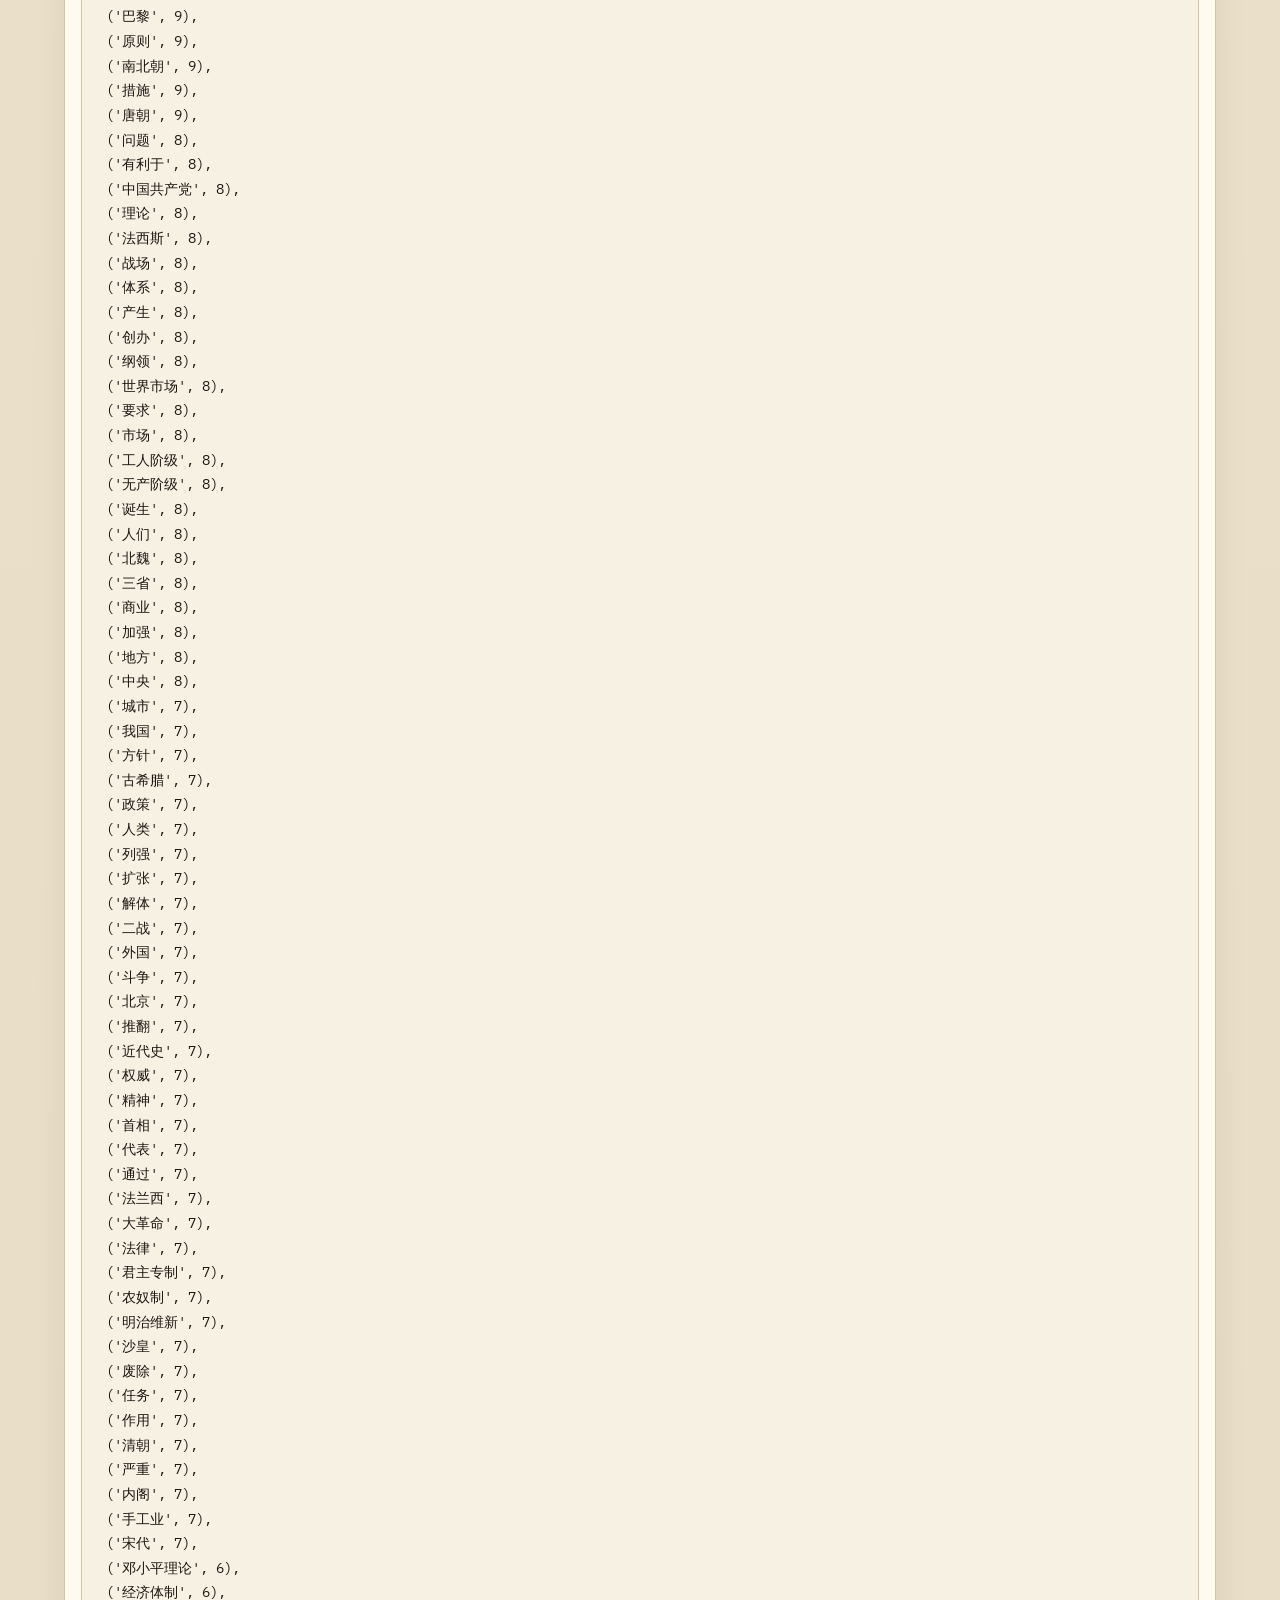
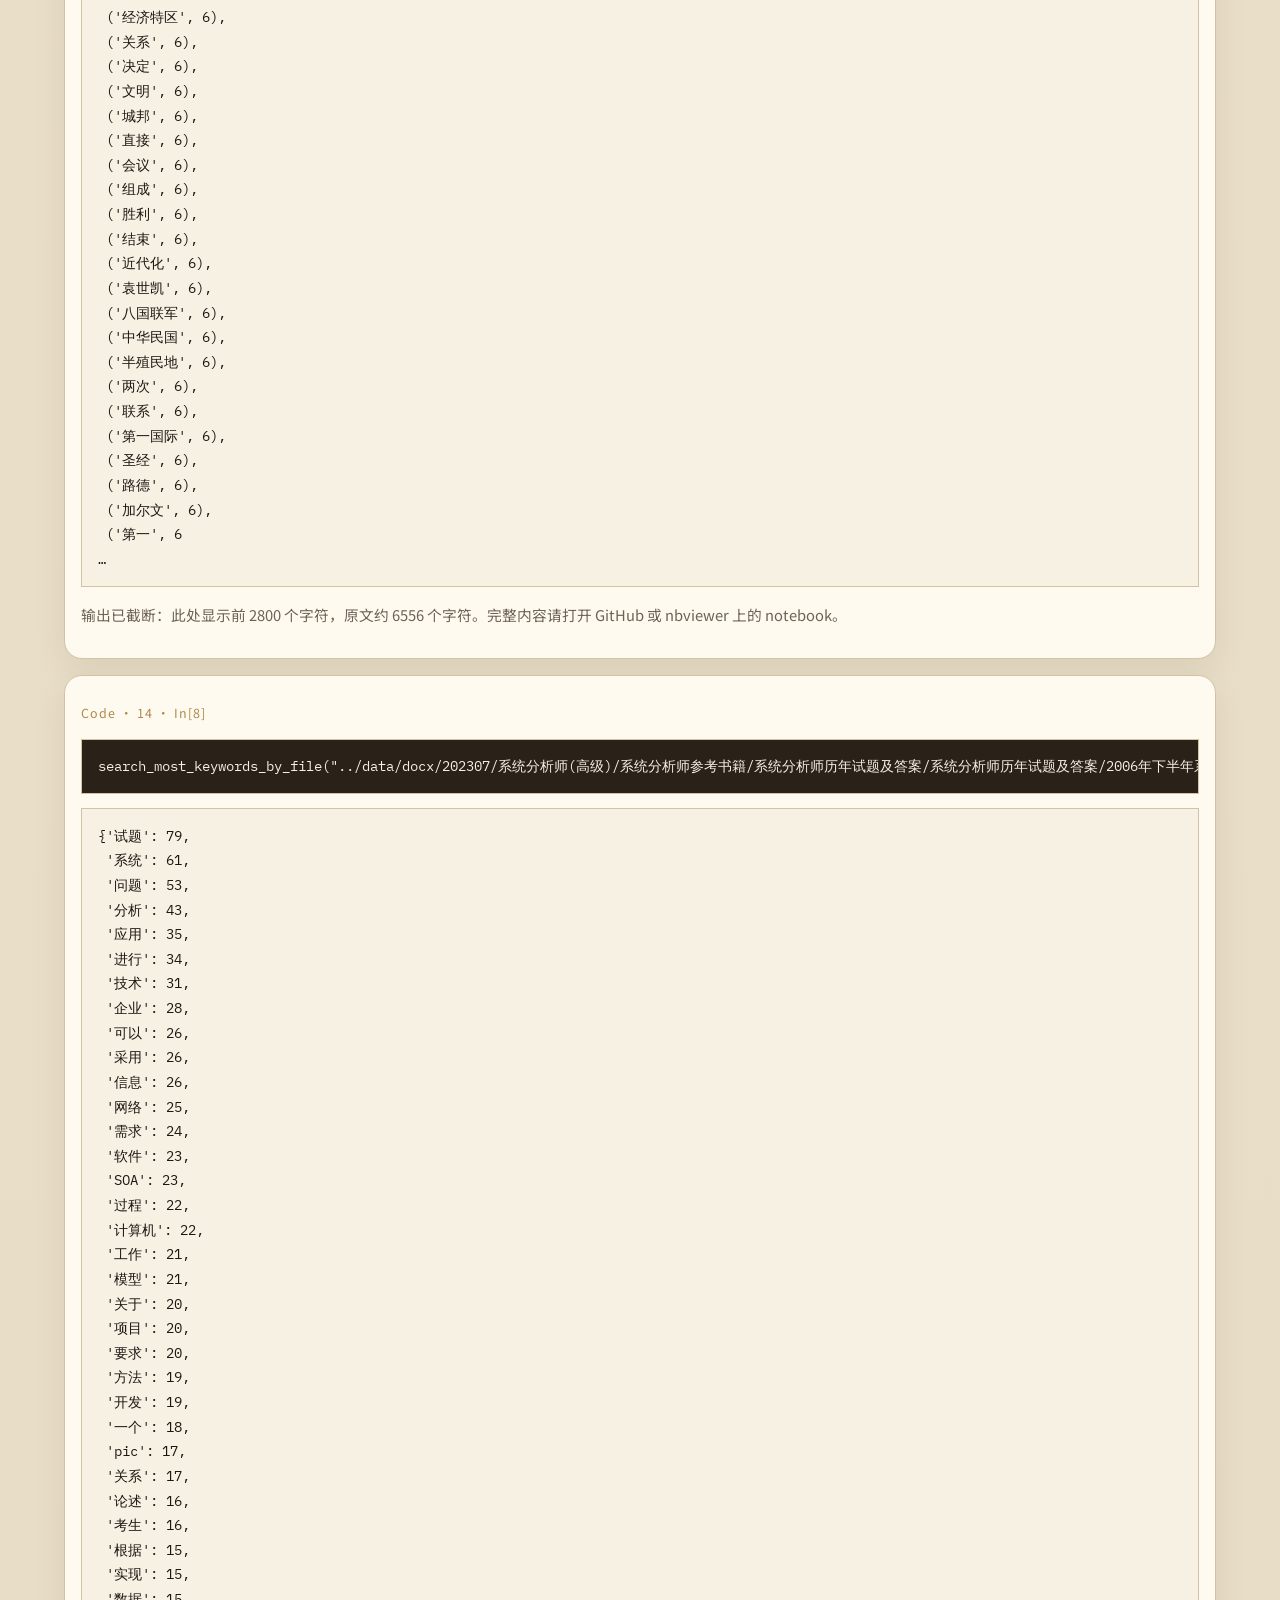
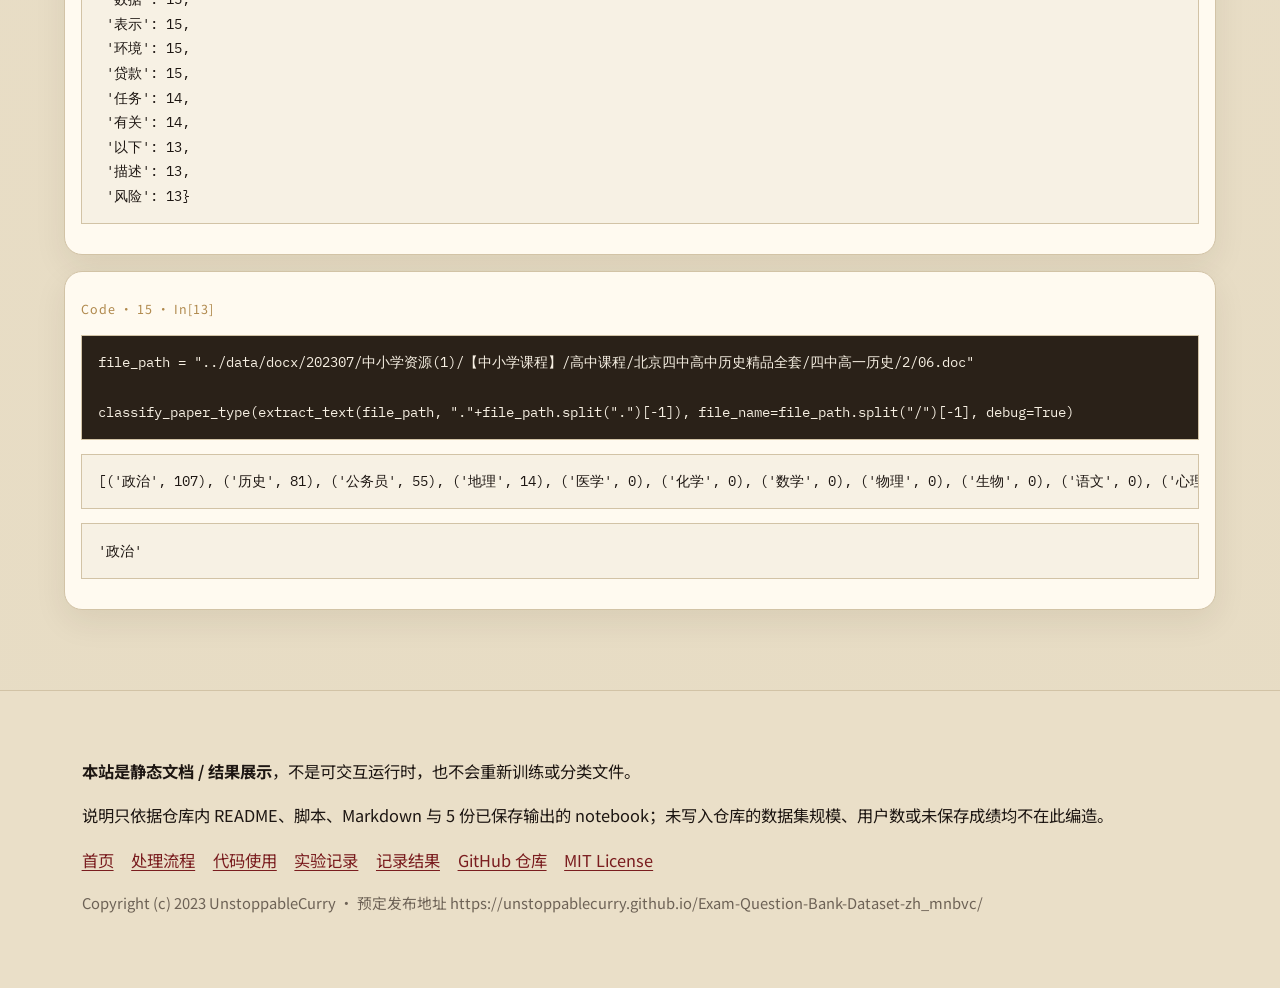
<file: docs/notebooks/type-classifier.html>
<!DOCTYPE html>
<html lang="zh-CN">
<head>
  <meta charset="utf-8">
  <meta name="viewport" content="width=device-width, initial-scale=1">
  <title>学科关键词与类型检查 · 静态 notebook</title>
  <meta name="description" content="统计各学科高频词，并读取 classifier.csv 做类型分布与路径抽查。">
  <meta name="robots" content="index,follow">
  <link rel="canonical" href="https://unstoppablecurry.github.io/Exam-Question-Bank-Dataset-zh_mnbvc/notebooks/type-classifier.html">
  <link rel="icon" href="../assets/favicon.svg" type="image/svg+xml">
  <meta property="og:type" content="website">
  <meta property="og:locale" content="zh_CN">
  <meta property="og:title" content="学科关键词与类型检查 · 静态 notebook">
  <meta property="og:description" content="统计各学科高频词，并读取 classifier.csv 做类型分布与路径抽查。">
  <meta property="og:url" content="https://unstoppablecurry.github.io/Exam-Question-Bank-Dataset-zh_mnbvc/notebooks/type-classifier.html">
  <meta property="og:site_name" content="中文考试题库数据集展示">
  <meta name="twitter:card" content="summary">
  <meta name="twitter:title" content="学科关键词与类型检查 · 静态 notebook">
  <meta name="twitter:description" content="统计各学科高频词，并读取 classifier.csv 做类型分布与路径抽查。">
  <link rel="preconnect" href="https://fonts.googleapis.com">
  <link rel="preconnect" href="https://fonts.gstatic.com" crossorigin>
  <link href="https://fonts.googleapis.com/css2?family=IBM+Plex+Mono:wght@400;500&family=Noto+Sans+SC:wght@400;500;700&family=Noto+Serif+SC:wght@600;700&display=swap" rel="stylesheet">
  <link rel="stylesheet" href="../assets/styles.css">
</head>
<body class="nb-page">
  <a class="skip-link" href="#main">跳到主要内容</a>
  <header class="site-header">
    <div class="header-inner">
      <a class="brand" href="../index.html">
        <span class="brand-seal" aria-hidden="true">题</span>
        <span class="brand-text">
          <strong>中文考试题库数据集</strong>
          <span>静态文档与结果展示</span>
        </span>
      </a>
      <button class="nav-toggle" type="button" data-nav-toggle aria-controls="site-nav" aria-expanded="false">菜单</button>
      <nav class="site-nav" id="site-nav" data-nav-panel aria-label="站点">
        <ul>
          <li><a href="../index.html">首页</a></li>
<li><a href="../pipeline.html">处理流程</a></li>
<li><a href="../usage.html">代码使用</a></li>
<li><a href="../notebooks.html">实验记录</a></li>
<li><a href="../results.html">记录结果</a></li>
        </ul>
      </nav>
    </div>
  </header>
  <main id="main">
    <div class="wrap">
      
    <section class="page-hero">
      <p class="kicker">NOTEBOOK</p>
      <h1>学科关键词与类型检查</h1>
      <p class="lead">统计各学科高频词，并读取 classifier.csv 做类型分布与路径抽查。 本页由 <code>notebook/type_classifier_determine_keywords.ipynb</code> 的已保存单元格静态渲染，没有重新执行内核。</p>
      <p class="actions">
        <a class="button button-primary" href="https://github.com/UnstoppableCurry/Exam-Question-Bank-Dataset-zh_mnbvc/blob/main/notebook/type_classifier_determine_keywords.ipynb">GitHub 源文件</a>
        <a class="button button-ghost" href="https://nbviewer.org/github/UnstoppableCurry/Exam-Question-Bank-Dataset-zh_mnbvc/blob/main/notebook/type_classifier_determine_keywords.ipynb">nbviewer</a>
        <a class="button button-ghost" href="../notebooks.html">返回目录</a>
      </p>
    </section>
    <p class="note">过长输出（尤其是文件路径清单和词汇表）已截断，以免 GitHub Pages 产物过大。数字与表格保持原样。</p>
    <article class="nb-cell"><p class="nb-label">Markdown · 1</p><h1>准备方法</h1></article>
            <article class="nb-cell">
              <p class="nb-label">Code · 2 · In[1]</p>
              <pre><code>import jieba
from collections import Counter
from pathlib import Path
from tqdm import tqdm
import os
import sys

sys.path.append(&#x27;../&#x27;)

from examination_paper_classifier import extract_text
from examination_paper_classifier import is_all_chinese_or_english
from examination_paper_classifier import classify_paper_type

def most_common_words(text, n=40):
    words = jieba.cut(text)
    words = filter(lambda word: len(word) &gt; 1 and is_all_chinese_or_english(word), words)
    word_count = Counter(words)
    most_common = word_count.most_common(n)
    most_common_dict = dict(most_common)
    return most_common_dict


def add_dicts(dicts_list):
    result_dict = {}
    for d in dicts_list:
        for key, value in d.items():
            if key in result_dict:
                result_dict[key] += value
            else:
                result_dict[key] = value
            
    return sorted(result_dict.items(), key=lambda x: x[1], reverse=True)


def search_most_keywords_by_file(file_path):
    file_path = Path(file_path)
    try:
        text = extract_text(str(file_path), file_path.suffix)
        return most_common_words(text)
    except:
        return {}
    
    
def search_most_keywords_by_dir(dir_path, file_name_keyword=[]):
    dicts_list = []
    for file_path in tqdm(list(Path(dir_path).rglob(&#x27;*.doc*&#x27;))):
        file_name = file_path.name
        if not file_name_keyword:
            dicts_list.append(search_most_keywords_by_file(file_path))
        elif any([word in file_name for word in file_name_keyword]):
            dicts_list.append(search_most_keywords_by_file(file_path))
            
    return add_dicts(dicts_list)</code></pre>
              
            </article>
            <article class="nb-cell"><p class="nb-label">Markdown · 3</p><h1>首先查看各种类型试卷所需要的关键词</h1></article>
            <article class="nb-cell">
              <p class="nb-label">Code · 4 · In[127]</p>
              <pre><code>all_categorys_total = {&quot;化学&quot;:[], &quot;历史&quot;:[], &quot;地理&quot;:[], &quot;政治&quot;:[], &quot;数学&quot;:[], &quot;物理&quot;:[], &quot;生物&quot;:[], &quot;语文&quot;:[] }


for file_path in tqdm(list(Path(&quot;../data/docx/题库&quot;).rglob(&#x27;*.doc*&#x27;))):
    file_name = file_path.name
    
    for category in all_categorys_total:
        if category in file_name:
            all_categorys_total[category].append(search_most_keywords_by_file(file_path))</code></pre>
              <pre class="nb-output"><code>100%|███████████████████████████████████████████████████████████████████████████████████████████████████| 8285/8285 [01:56&lt;00:00, 70.99it/s]
</code></pre>
            </article>
            
            <article class="nb-cell">
              <p class="nb-label">Code · 5 · In[128]</p>
              <pre><code>for category in all_categorys_total:
    keywords_total = add_dicts(all_categorys_total[category])[:20]
    print(category)
    print(keywords_total)
    print()</code></pre>
              <pre class="nb-output"><code>化学
[(&#x27;反应&#x27;, 12393), (&#x27;pic&#x27;, 11694), (&#x27;溶液&#x27;, 8524), (&#x27;生成&#x27;, 4338), (&#x27;正确&#x27;, 3100), (&#x27;下列&#x27;, 3069), (&#x27;mol&#x27;, 3069), (&#x27;元素&#x27;, 2812), (&#x27;物质&#x27;, 2766), (&#x27;发生&#x27;, 2744), (&#x27;离子&#x27;, 2621), (&#x27;答案&#x27;, 2377), (&#x27;方程式&#x27;, 2218), (&#x27;OH&#x27;, 1959), (&#x27;分析&#x27;, 1857), (&#x27;氧化&#x27;, 1826), (&#x27;结构&#x27;, 1776), (&#x27;实验&#x27;, 1768), (&#x27;加入&#x27;, 1616), (&#x27;化学&#x27;, 1612)]

历史
[(&#x27;材料&#x27;, 2324), (&#x27;中国&#x27;, 1491), (&#x27;答案&#x27;, 968), (&#x27;历史&#x27;, 893), (&#x27;发展&#x27;, 887), (&#x27;根据&#x27;, 810), (&#x27;所学&#x27;, 802), (&#x27;结合&#x27;, 799), (&#x27;经济&#x27;, 735), (&#x27;知识&#x27;, 718), (&#x27;国家&#x27;, 674), (&#x27;社会&#x27;, 493), (&#x27;世纪&#x27;, 486), (&#x27;世界&#x27;, 466), (&#x27;美国&#x27;, 464), (&#x27;政治&#x27;, 440), (&#x27;英国&#x27;, 331), (&#x27;主要&#x27;, 325), (&#x27;要求&#x27;, 322), (&#x27;问题&#x27;, 316)]

地理
[(&#x27;pic&#x27;, 977), (&#x27;主要&#x27;, 948), (&#x27;地区&#x27;, 826), (&#x27;发展&#x27;, 721), (&#x27;我国&#x27;, 657), (&#x27;城市&#x27;, 598), (&#x27;影响&#x27;, 583), (&#x27;回答&#x27;, 480), (&#x27;原因&#x27;, 425), (&#x27;形成&#x27;, 405), (&#x27;分布&#x27;, 389), (&#x27;答案&#x27;, 370), (&#x27;完成&#x27;, 358), (&#x27;问题&#x27;, 348), (&#x27;变化&#x27;, 343), (&#x27;经济&#x27;, 325), (&#x27;人口&#x27;, 305), (&#x27;材料&#x27;, 283), (&#x27;分析&#x27;, 272), (&#x27;错误&#x27;, 251)]

政治
[(&#x27;发展&#x27;, 2362), (&#x27;文化&#x27;, 1683), (&#x27;材料&#x27;, 1354), (&#x27;中国&#x27;, 1339), (&#x27;经济&#x27;, 1314), (&#x27;社会&#x27;, 1094), (&#x27;我国&#x27;, 1090), (&#x27;国家&#x27;, 994), (&#x27;企业&#x27;, 761), (&#x27;问题&#x27;, 659), (&#x27;人民&#x27;, 658), (&#x27;政府&#x27;, 626), (&#x27;答案&#x27;, 600), (&#x27;运用&#x27;, 596), (&#x27;知识&#x27;, 572), (&#x27;说明&#x27;, 536), (&#x27;本题&#x27;, 485), (&#x27;生活&#x27;, 457), (&#x27;要求&#x27;, 413), (&#x27;正确&#x27;, 386)]

数学
[(&#x27;pic&#x27;, 228584), (&#x27;函数&#x27;, 19788), (&#x27;所以&#x27;, 15859), (&#x27;直线&#x27;, 14678), (&#x27;方程&#x27;, 12756), (&#x27;已知&#x27;, 11496), (&#x27;一个&#x27;, 10284), (&#x27;平面&#x27;, 9942), (&#x27;分析&#x27;, 9580), (&#x27;解答&#x27;, 9450), (&#x27;答案&#x27;, 8137), (&#x27;考查&#x27;, 8024), (&#x27;解析&#x27;, 7857), (&#x27;根据&#x27;, 6266), (&#x27;AB&#x27;, 6249), (&#x27;问题&#x27;, 6036), (&#x27;本题&#x27;, 5896), (&#x27;点评&#x27;, 5190), (&#x27;分别&#x27;, 5122), (&#x27;即可&#x27;, 4984)]

物理
[(&#x27;pic&#x27;, 13009), (&#x27;运动&#x27;, 3400), (&#x27;方向&#x27;, 3238), (&#x27;大小&#x27;, 2727), (&#x27;速度&#x27;, 2695), (&#x27;根据&#x27;, 2223), (&#x27;质量&#x27;, 1784), (&#x27;正确&#x27;, 1545), (&#x27;分析&#x27;, 1534), (&#x27;实验&#x27;, 1456), (&#x27;过程&#x27;, 1431), (&#x27;时间&#x27;, 1313), (&#x27;粒子&#x27;, 1275), (&#x27;加速度&#x27;, 1260), (&#x27;如图&#x27;, 1204), (&#x27;磁场&#x27;, 1191), (&#x27;水平&#x27;, 1148), (&#x27;气体&#x27;, 1016), (&#x27;小球&#x27;, 993), (&#x27;电阻&#x27;, 951)]

生物
[(&#x27;细胞&#x27;, 2869), (&#x27;基因&#x27;, 1498), (&#x27;下列&#x27;, 1214), (&#x27;pic&#x27;, 1144), (&#x27;实验&#x27;, 1053), (&#x27;过程&#x27;, 969), (&#x27;进行&#x27;, 938), (&#x27;染色体&#x27;, 889), (&#x27;正确&#x27;, 855), (&#x27;植物&#x27;, 840), (&#x27;DNA&#x27;, 822), (&#x27;产生&#x27;, 749), (&#x27;错误&#x27;, 640), (&#x27;生物&#x27;, 627), (&#x27;叙述&#x27;, 593), (&#x27;答案&#x27;, 580), (&#x27;分析&#x27;, 522), (&#x27;可以&#x27;, 425), (&#x27;合成&#x27;, 422), (&#x27;通过&#x27;, 416)]

语文
[(&#x27;一个&#x27;, 1690), (&#x27;我们&#x27;, 1324), (&#x27;阅读&#x27;, 1250), (&#x27;自己&#x27;, 1079), (&#x27;下列&#x27;, 1058), (&#x27;解析&#x27;, 983), (&#x27;可以&#x27;, 979), (&#x27;分析&#x27;, 883), (&#x27;句子&#x27;, 839), (&#x27;词语&#x27;, 833), (&#x27;详解&#x27;, 808), (&#x27;没有&#x27;, 759), (&#x27;一项&#x27;, 719), (&#x27;作者&#x27;, 717), (&#x27;文章&#x27;, 714), (&#x27;下面&#x27;, 692), (&#x27;ng&#x27;, 672), (&#x27;内容&#x27;, 627), (&#x27;什么&#x27;, 625), (&#x27;描写&#x27;, 620)]

</code></pre>
            </article>
            <article class="nb-cell"><p class="nb-label">Markdown · 6</p><h1>读取测试数据看是否存在偏差(运行完分类脚本后)</h1></article>
            <article class="nb-cell">
              <p class="nb-label">Code · 7 · In[332]</p>
              <pre><code>import pandas as pd

all_file_df = pd.read_csv(&quot;../classifier.csv&quot;)

all_file_df[&#x27;probability&#x27;] = pd.to_numeric(all_file_df[&#x27;probability&#x27;])

threshold = 0.5

positive_df = all_file_df[all_file_df[&#x27;probability&#x27;] &gt; threshold]
negative_df = all_file_df[all_file_df[&#x27;probability&#x27;] &lt;= threshold]

all_file_df</code></pre>
              <div class="nb-html-output"><div>
<style scoped>
    .dataframe tbody tr th:only-of-type {
        vertical-align: middle;
    }

    .dataframe tbody tr th {
        vertical-align: top;
    }

    .dataframe thead th {
        text-align: right;
    }
</style>
<table border="1" class="dataframe">
  <thead>
    <tr style="text-align: right;">
      <th></th>
      <th>file_path</th>
      <th>target_path</th>
      <th>probability</th>
      <th>type</th>
    </tr>
  </thead>
  <tbody>
    <tr>
      <th>0</th>
      <td>./data/docx/18 A股脱水研报/A股脱水研报（2018年10月）/【公益知识库z...</td>
      <td>./data/docx/18 A股脱水研报/A股脱水研报（2018年10月）/【公益知识库z...</td>
      <td>1.211337e-24</td>
      <td>NaN</td>
    </tr>
    <tr>
      <th>1</th>
      <td>./data/docx/18 A股脱水研报/A股脱水研报（2018年10月）/【公益知识库z...</td>
      <td>./data/docx/18 A股脱水研报/A股脱水研报（2018年10月）/【公益知识库z...</td>
      <td>6.115465e-26</td>
      <td>NaN</td>
    </tr>
    <tr>
      <th>2</th>
      <td>./data/docx/18 A股脱水研报/A股脱水研报（2018年10月）/【公益知识库z...</td>
      <td>./data/docx/18 A股脱水研报/A股脱水研报（2018年10月）/【公益知识库z...</td>
      <td>1.424632e-14</td>
      <td>NaN</td>
    </tr>
    <tr>
      <th>3</th>
      <td>./data/docx/18 A股脱水研报/A股脱水研报（2018年10月）/【公益知识库z...</td>
      <td>./data/docx/18 A股脱水研报/A股脱水研报（2018年10月）/【公益知识库z...</td>
      <td>6.168316e-12</td>
      <td>NaN</td>
    </tr>
    <tr>
      <th>4</th>
      <td>./data/docx/18 A股脱水研报/A股脱水研报（2018年10月）/【公益知识库z...</td>
      <td>./data/docx/18 A股脱水研报/A股脱水研报（2018年10月）/【公益知识库z...</td>
      <td>3.395665e-19</td>
      <td>NaN</td>
    </tr>
    <tr>
      <th>...</th>
      <td>...</td>
      <td>...</td>
      <td>...</td>
      <td>...</td>
    </tr>
    <tr>
      <th>59574</th>
      <td>./data/docx/202306/2023全网考研资料免费分享/考研资料小合集考研资料小...</td>
      <td>./data/docx/202306/2023全网考研资料免费分享/考研资料小合集考研资料小...</td>
      <td>9.999979e-01</td>
      <td>indefinable</td>
    </tr>
    <tr>
      <th>59575</th>
      <td>./data/docx/202306/2023全网考研资料免费分享/考研资料小合集考研资料小...</td>
      <td>./data/docx/202306/2023全网考研资料免费分享/考研资料小合集考研资料小...</td>
      <td>9.993577e-01</td>
      <td>indefinable</td>
    </tr>
    <tr>
      <th>59576</th>
      <td>./data/docx/202306/2023全网考研资料免费分享/考研资料小合集考研资料小...</td>
      <td>./data/docx/202306/2023全网考研资料免费分享/考研资料小合集考研资料小...</td>
      <td>9.973776e-01</td>
      <td>indefinable</td>
    </tr>
    <tr>
      <th>59577</th>
      <td>./data/docx/202306/2023全网考研资料免费分享/考研资料小合集考研资料小...</td>
      <td>./data/docx/202306/2023全网考研资料免费分享/考研资料小合集考研资料小...</td>
      <td>9.999971e-01</td>
      <td>indefinable</td>
    </tr>
    <tr>
      <th>59578</th>
      <td>./data/docx/202306/2023全网考研资料免费分享/考研资料小合集考研资料小...</td>
      <td>./data/docx/202306/2023全网考研资料免费分享/考研资料小合集考研资料小...</td>
      <td>7.716563e-06</td>
      <td>NaN</td>
    </tr>
  </tbody>
</table>
<p>59579 rows × 4 columns</p>
</div></div>
            </article>
            
            <article class="nb-cell">
              <p class="nb-label">Code · 8 · In[333]</p>
              <pre><code>len(positive_df)</code></pre>
              <pre class="nb-output"><code>10297</code></pre>
            </article>
            
            <article class="nb-cell">
              <p class="nb-label">Code · 9 · In[334]</p>
              <pre><code>positive_df[&#x27;type&#x27;].value_counts()</code></pre>
              <pre class="nb-output"><code>type
数学             3102
indefinable    1308
医学             1172
公务员            1115
政治              669
化学              605
物理              546
地理              538
语文              439
历史              411
生物              254
理综               64
文综               63
心理                5
Name: count, dtype: int64</code></pre>
            </article>
            <article class="nb-cell"><p class="nb-label">Markdown · 10</p><h1>通过文件路径以及文件名验证数据准确性</h1></article>
            <article class="nb-cell">
              <p class="nb-label">Code · 11 · In[347]</p>
              <pre><code>class_name = &quot;政治&quot;

print(len(positive_df[(positive_df[&quot;type&quot;] == class_name) &amp; ~positive_df[&quot;file_path&quot;].str.contains(class_name)]))

for _, row in positive_df.iterrows():
    if row[&#x27;type&#x27;] == class_name and class_name not in row[&#x27;file_path&#x27;]:
        print(f&quot;{row[&#x27;type&#x27;]} {row[&#x27;file_path&#x27;]}&quot;)
        print()</code></pre>
              <pre class="nb-output"><code>410
政治 ./data/docx/docx/20230608002026_mXLQ2nPH8g-jnz9q/00：【2023年持续更新中】各类热点专题活动汇总/【2023年2月份更新】4900篇各类材料合集/2022年吉林省通化市第三季度梅河新区招聘人才考试精选题【官方抖音号：资深秘书】.docx

政治 ./data/docx/docx/20230608002026_mXLQ2nPH8g-jnz9q/00：【2023年持续更新中】各类热点专题活动汇总/【2023年2月份更新】4900篇各类材料合集/2022年吉林松原市秋季基层治理专干招聘考试《通用知识》精选题【官方抖音号：资深秘书】.docx

政治 ./data/docx/docx/20230608002026_mXLQ2nPH8g-jnz9q/00：【2023年持续更新中】各类热点专题活动汇总/【2023年2月份更新】4900篇各类材料合集/2022年辽宁云南第四季度事业单位联考ABC类全部《职测》试题【官方抖音号：资深秘书】.docx

政治 ./data/docx/docx/20230608002026_mXLQ2nPH8g-jnz9q/00：【2023年持续更新中】各类热点专题活动汇总/【2023年2月份更新】4900篇各类材料合集/2022年四川成都第三季度事业单位考试《公共基础知识》精选题【官方抖音号：资深秘书】.docx

政治 ./data/docx/docx/20230608002026_mXLQ2nPH8g-jnz9q/00：【2023年持续更新中】各类热点专题活动汇总/【2023年2月份更新】4900篇各类材料合集/2022年辽宁大连市秋季事业单位《职业能力倾向测验》试题【官方抖音号：资深秘书】.docx

政治 ./data/docx/docx/20230608002026_mXLQ2nPH8g-jnz9q/00：【2023年持续更新中】各类热点专题活动汇总/【2023年1月份更新】党风廉政/党风廉政测试题/《中国共产党纪律处分条例》测试题【官方抖音号：资深秘书】.docx

政治 ./data/docx/docx/20230608002026_mXLQ2nPH8g-jnz9q/00：【2023年持续更新中】各类热点专题活动汇总/【2023年5月份更新】各类汇编/2023年5月份/每日更新/20230520/2023年党建工作应知应会知识测试题【官方抖音号：资深秘书】.docx

政治 ./data/docx/docx/20230608002026_mXLQ2nPH8g-jnz9q/00：【2023年持续更新中】各类热点专题活动汇总/【2023年5月份更新】各类汇编/2023年5月份/5月每日更新/5月25日已发打包/2023年党建工作应知应会知识测试题（题库）.docx

政治 ./data/docx/docx/20230608002026_mXLQ2nPH8g-jnz9q/00：【2023年持续更新中】各类热点专题活动汇总/【2023年5月份更新】各类汇编/2023年5月份/5月每日更新/5月23日已发打包/2023年党建工作应知应会知识测试题【官方抖音号：资深秘书】.docx

政治 ./data/docx/docx/20230608002026_mXLQ2nPH8g-jnz9q/00：【2023年持续更新中】各类热点专题活动汇总/【2023年5月份更新】各类汇编/2023年3月份更新/每日更新/20230320/党员干部廉洁测试卷50题（含答案）【官方抖音号：资深秘书】.docx

政治 ./data/docx/docx/20230608002026_mXLQ2nPH8g-jnz9q/00：【2023年持续更新中】各类热点专题活动汇总/【2023年4月份更新】4300篇各类材料合集/（9篇）关于文秘基础知识试题以及答案汇编【唯一抖音号：资深秘书】.docx

政治 ./data/docx/docx/20230608002026_mXLQ2nPH8g-jnz9q/00：【2023年持续更新中】各类热点专题活动汇总/【2023年4月份更新】4300篇各类材料合集/(50题)2023年关于党员干部廉洁测试卷（含答案）【唯一抖音号：资深秘书】.docx

政治 ./data/docx/docx/20230608002026_mXLQ2nPH8g-jnz9q/00：【2023年持续更新中】各类热点专题活动汇总/【2023年4月份更新】4300篇各类材料合集/（50题）2023年关于党员干部廉洁测试卷（含答案）【唯一抖音号：资深秘书】.docx

政治 ./data/docx/docx/20230608002026_mXLQ2nPH8g-jnz9q/00：【2023年持续更新中】各类热点专题活动汇总/【2023年2月份更新】党章学习/党章党规党纪应知应会知识题库【官方抖音号：资深秘书】.docx

政治 ./data/docx/docx/20230608002026_mXLQ2nPH8g-jnz9q/00：【2023年持续更新中】各类热点专题活动汇总/【2023年5月份更新】党建（国企）/国企中层管理干部任前廉洁知识考试试题【官方抖音号：资深秘书】.docx

政治 ./data/docx/docx/20230608002026_mXLQ2nPH8g-jnz9q/00：【2023年持续更新中】各类热点专题活动汇总/【2023年5月份更新】4400篇各类材料合集/XX县科级干部任前廉政知识测试题库(2023年4月)【官方抖音号：资深秘书】.docx

政治 ./data/docx/docx/20230608002026_mXLQ2nPH8g-jnz9q/00：【2023年持续更新中】各类热点专题活动汇总/【2023年5月份更新】4400篇各类材料合集/党建工作应知应会测试题库【官方抖音号：资深秘书】.docx

政治 ./data/docx/docx/20230608002026_mXLQ2nPH8g-jnz9q/00：【2023年持续更新中】各类热点专题活动汇总/【2023年5月份更新】4400篇各类材料合集/2023年“安全生产月”主题知识竞赛测试题（附答案）【官方抖音号：资深秘书】.docx

政治 ./data/docx/docx/20230608002026_mXLQ2nPH8g-jnz9q/00：【2023年持续更新中】各类热点专题活动汇总/【2023年5月份更新】4400篇各类材料合集/2023年4月最新某县科级干部任前廉政知识测试题库【官方抖音号：资深秘书】.docx

政治 ./data/docx/d
…</code></pre><p class="meta">输出已截断：此处显示前 2800 个字符，原文约 57785 个字符。完整内容请打开 GitHub 或 nbviewer 上的 notebook。</p>
            </article>
            <article class="nb-cell"><p class="nb-label">Markdown · 12</p><h1>在本地文件夹内搜索关键词的数量</h1></article>
            <article class="nb-cell">
              <p class="nb-label">Code · 13 · In[11]</p>
              <pre><code>search_most_keywords_by_dir(&quot;../data/docx/202307/中小学资源(1)/【中小学课程】/高中课程/北京四中高中历史精品全套/四中高三/&quot;, {})</code></pre>
              <pre class="nb-output"><code>100%|███████████████████████████████████████████████████████████████████████████████████████████████████████| 23/23 [00:00&lt;00:00, 49.60it/s]
</code></pre>
<pre class="nb-output"><code>[(&#x27;中国&#x27;, 133),
 (&#x27;发展&#x27;, 130),
 (&#x27;经济&#x27;, 97),
 (&#x27;资本主义&#x27;, 81),
 (&#x27;政治&#x27;, 74),
 (&#x27;国家&#x27;, 68),
 (&#x27;革命&#x27;, 66),
 (&#x27;时期&#x27;, 58),
 (&#x27;思想&#x27;, 58),
 (&#x27;民主&#x27;, 58),
 (&#x27;英国&#x27;, 54),
 (&#x27;世界&#x27;, 52),
 (&#x27;世纪&#x27;, 51),
 (&#x27;社会&#x27;, 51),
 (&#x27;资产阶级&#x27;, 51),
 (&#x27;建立&#x27;, 49),
 (&#x27;制度&#x27;, 45),
 (&#x27;形成&#x27;, 45),
 (&#x27;日本&#x27;, 42),
 (&#x27;法国&#x27;, 40),
 (&#x27;民族&#x27;, 38),
 (&#x27;美国&#x27;, 37),
 (&#x27;战争&#x27;, 33),
 (&#x27;社会主义&#x27;, 32),
 (&#x27;文化&#x27;, 32),
 (&#x27;人民&#x27;, 32),
 (&#x27;改革&#x27;, 31),
 (&#x27;统治&#x27;, 30),
 (&#x27;工业革命&#x27;, 30),
 (&#x27;宪法&#x27;, 27),
 (&#x27;历史&#x27;, 26),
 (&#x27;工业&#x27;, 26),
 (&#x27;近代&#x27;, 24),
 (&#x27;雅典&#x27;, 23),
 (&#x27;西方&#x27;, 23),
 (&#x27;年代&#x27;, 22),
 (&#x27;出现&#x27;, 22),
 (&#x27;成立&#x27;, 22),
 (&#x27;运动&#x27;, 22),
 (&#x27;意义&#x27;, 21),
 (&#x27;公民&#x27;, 21),
 (&#x27;地位&#x27;, 21),
 (&#x27;西欧&#x27;, 21),
 (&#x27;宗教改革&#x27;, 21),
 (&#x27;内容&#x27;, 20),
 (&#x27;格局&#x27;, 20),
 (&#x27;影响&#x27;, 20),
 (&#x27;帝国&#x27;, 20),
 (&#x27;拿破仑&#x27;, 20),
 (&#x27;欧洲&#x27;, 18),
 (&#x27;共和国&#x27;, 18),
 (&#x27;史观&#x27;, 17),
 (&#x27;皇帝&#x27;, 17),
 (&#x27;议会&#x27;, 17),
 (&#x27;农民&#x27;, 17),
 (&#x27;建设&#x27;, 16),
 (&#x27;生产&#x27;, 16),
 (&#x27;教会&#x27;, 16),
 (&#x27;俄国&#x27;, 16),
 (&#x27;土地&#x27;, 16),
 (&#x27;冷战&#x27;, 15),
 (&#x27;封建&#x27;, 15),
 (&#x27;进入&#x27;, 15),
 (&#x27;提出&#x27;, 14),
 (&#x27;实行&#x27;, 14),
 (&#x27;标志&#x27;, 14),
 (&#x27;反对&#x27;, 14),
 (&#x27;辛亥革命&#x27;, 14),
 (&#x27;德意志&#x27;, 14),
 (&#x27;获得&#x27;, 14),
 (&#x27;时间&#x27;, 13),
 (&#x27;主要&#x27;, 13),
 (&#x27;德国&#x27;, 13),
 (&#x27;两极&#x27;, 13),
 (&#x27;美苏&#x27;, 13),
 (&#x27;性质&#x27;, 13),
 (&#x27;清政府&#x27;, 13),
 (&#x27;推动&#x27;, 13),
 (&#x27;自由&#x27;, 13),
 (&#x27;复习&#x27;, 13),
 (&#x27;上帝&#x27;, 13),
 (&#x27;确立&#x27;, 13),
 (&#x27;开放&#x27;, 12),
 (&#x27;重要&#x27;, 12),
 (&#x27;战役&#x27;, 12),
 (&#x27;爆发&#x27;, 12),
 (&#x27;兴起&#x27;, 12),
 (&#x27;失败&#x27;, 12),
 (&#x27;开始&#x27;, 12),
 (&#x27;巴黎公社&#x27;, 12),
 (&#x27;主张&#x27;, 12),
 (&#x27;平等&#x27;, 12),
 (&#x27;政府&#x27;, 12),
 (&#x27;明清&#x27;, 12),
 (&#x27;生产力&#x27;, 11),
 (&#x27;希腊&#x27;, 11),
 (&#x27;权力&#x27;, 11),
 (&#x27;国际&#x27;, 11),
 (&#x27;成为&#x27;, 11),
 (&#x27;企业&#x27;, 11),
 (&#x27;侵华&#x27;, 11),
 (&#x27;马克思主义&#x27;, 11),
 (&#x27;魏晋&#x27;, 11),
 (&#x27;第二次世界大战&#x27;, 10),
 (&#x27;苏联&#x27;, 10),
 (&#x27;洋务运动&#x27;, 10),
 (&#x27;李鸿章&#x27;, 10),
 (&#x27;机器&#x27;, 10),
 (&#x27;孙中山&#x27;, 10),
 (&#x27;帝国主义&#x27;, 10),
 (&#x27;条约&#x27;, 10),
 (&#x27;鸦片战争&#x27;, 10),
 (&#x27;使用&#x27;, 10),
 (&#x27;进行&#x27;, 10),
 (&#x27;工人&#x27;, 10),
 (&#x27;颁布&#x27;, 10),
 (&#x27;专题&#x27;, 10),
 (&#x27;隋唐&#x27;, 10),
 (&#x27;元朝&#x27;, 10),
 (&#x27;邓小平&#x27;, 9),
 (&#x27;古代&#x27;, 9),
 (&#x27;我们&#x27;, 9),
 (&#x27;多极化&#x27;, 9),
 (&#x27;主义&#x27;, 9),
 (&#x27;传统&#x27;, 9),
 (&#x27;第二次&#x27;, 9),
 (&#x27;基本&#x27;, 9),
 (&#x27;背景&#x27;, 9),
 (&#x27;信仰&#x27;, 9),
 (&#x27;文学&#x27;, 9),
 (&#x27;巴黎&#x27;, 9),
 (&#x27;原则&#x27;, 9),
 (&#x27;南北朝&#x27;, 9),
 (&#x27;措施&#x27;, 9),
 (&#x27;唐朝&#x27;, 9),
 (&#x27;问题&#x27;, 8),
 (&#x27;有利于&#x27;, 8),
 (&#x27;中国共产党&#x27;, 8),
 (&#x27;理论&#x27;, 8),
 (&#x27;法西斯&#x27;, 8),
 (&#x27;战场&#x27;, 8),
 (&#x27;体系&#x27;, 8),
 (&#x27;产生&#x27;, 8),
 (&#x27;创办&#x27;, 8),
 (&#x27;纲领&#x27;, 8),
 (&#x27;世界市场&#x27;, 8),
 (&#x27;要求&#x27;, 8),
 (&#x27;市场&#x27;, 8),
 (&#x27;工人阶级&#x27;, 8),
 (&#x27;无产阶级&#x27;, 8),
 (&#x27;诞生&#x27;, 8),
 (&#x27;人们&#x27;, 8),
 (&#x27;北魏&#x27;, 8),
 (&#x27;三省&#x27;, 8),
 (&#x27;商业&#x27;, 8),
 (&#x27;加强&#x27;, 8),
 (&#x27;地方&#x27;, 8),
 (&#x27;中央&#x27;, 8),
 (&#x27;城市&#x27;, 7),
 (&#x27;我国&#x27;, 7),
 (&#x27;方针&#x27;, 7),
 (&#x27;古希腊&#x27;, 7),
 (&#x27;政策&#x27;, 7),
 (&#x27;人类&#x27;, 7),
 (&#x27;列强&#x27;, 7),
 (&#x27;扩张&#x27;, 7),
 (&#x27;解体&#x27;, 7),
 (&#x27;二战&#x27;, 7),
 (&#x27;外国&#x27;, 7),
 (&#x27;斗争&#x27;, 7),
 (&#x27;北京&#x27;, 7),
 (&#x27;推翻&#x27;, 7),
 (&#x27;近代史&#x27;, 7),
 (&#x27;权威&#x27;, 7),
 (&#x27;精神&#x27;, 7),
 (&#x27;首相&#x27;, 7),
 (&#x27;代表&#x27;, 7),
 (&#x27;通过&#x27;, 7),
 (&#x27;法兰西&#x27;, 7),
 (&#x27;大革命&#x27;, 7),
 (&#x27;法律&#x27;, 7),
 (&#x27;君主专制&#x27;, 7),
 (&#x27;农奴制&#x27;, 7),
 (&#x27;明治维新&#x27;, 7),
 (&#x27;沙皇&#x27;, 7),
 (&#x27;废除&#x27;, 7),
 (&#x27;任务&#x27;, 7),
 (&#x27;作用&#x27;, 7),
 (&#x27;清朝&#x27;, 7),
 (&#x27;严重&#x27;, 7),
 (&#x27;内阁&#x27;, 7),
 (&#x27;手工业&#x27;, 7),
 (&#x27;宋代&#x27;, 7),
 (&#x27;邓小平理论&#x27;, 6),
 (&#x27;经济体制&#x27;, 6),
 (&#x27;经济特区&#x27;, 6),
 (&#x27;关系&#x27;, 6),
 (&#x27;决定&#x27;, 6),
 (&#x27;文明&#x27;, 6),
 (&#x27;城邦&#x27;, 6),
 (&#x27;直接&#x27;, 6),
 (&#x27;会议&#x27;, 6),
 (&#x27;组成&#x27;, 6),
 (&#x27;胜利&#x27;, 6),
 (&#x27;结束&#x27;, 6),
 (&#x27;近代化&#x27;, 6),
 (&#x27;袁世凯&#x27;, 6),
 (&#x27;八国联军&#x27;, 6),
 (&#x27;中华民国&#x27;, 6),
 (&#x27;半殖民地&#x27;, 6),
 (&#x27;两次&#x27;, 6),
 (&#x27;联系&#x27;, 6),
 (&#x27;第一国际&#x27;, 6),
 (&#x27;圣经&#x27;, 6),
 (&#x27;路德&#x27;, 6),
 (&#x27;加尔文&#x27;, 6),
 (&#x27;第一&#x27;, 6
…</code></pre><p class="meta">输出已截断：此处显示前 2800 个字符，原文约 6556 个字符。完整内容请打开 GitHub 或 nbviewer 上的 notebook。</p>
            </article>
            
            <article class="nb-cell">
              <p class="nb-label">Code · 14 · In[8]</p>
              <pre><code>search_most_keywords_by_file(&quot;../data/docx/202307/系统分析师(高级)/系统分析师参考书籍/系统分析师历年试题及答案/系统分析师历年试题及答案/2006年下半年系统分析师试卷及答案和分析(24页).doc&quot;)</code></pre>
              <pre class="nb-output"><code>{&#x27;试题&#x27;: 79,
 &#x27;系统&#x27;: 61,
 &#x27;问题&#x27;: 53,
 &#x27;分析&#x27;: 43,
 &#x27;应用&#x27;: 35,
 &#x27;进行&#x27;: 34,
 &#x27;技术&#x27;: 31,
 &#x27;企业&#x27;: 28,
 &#x27;可以&#x27;: 26,
 &#x27;采用&#x27;: 26,
 &#x27;信息&#x27;: 26,
 &#x27;网络&#x27;: 25,
 &#x27;需求&#x27;: 24,
 &#x27;软件&#x27;: 23,
 &#x27;SOA&#x27;: 23,
 &#x27;过程&#x27;: 22,
 &#x27;计算机&#x27;: 22,
 &#x27;工作&#x27;: 21,
 &#x27;模型&#x27;: 21,
 &#x27;关于&#x27;: 20,
 &#x27;项目&#x27;: 20,
 &#x27;要求&#x27;: 20,
 &#x27;方法&#x27;: 19,
 &#x27;开发&#x27;: 19,
 &#x27;一个&#x27;: 18,
 &#x27;pic&#x27;: 17,
 &#x27;关系&#x27;: 17,
 &#x27;论述&#x27;: 16,
 &#x27;考生&#x27;: 16,
 &#x27;根据&#x27;: 15,
 &#x27;实现&#x27;: 15,
 &#x27;数据&#x27;: 15,
 &#x27;表示&#x27;: 15,
 &#x27;环境&#x27;: 15,
 &#x27;贷款&#x27;: 15,
 &#x27;任务&#x27;: 14,
 &#x27;有关&#x27;: 14,
 &#x27;以下&#x27;: 13,
 &#x27;描述&#x27;: 13,
 &#x27;风险&#x27;: 13}</code></pre>
            </article>
            
            <article class="nb-cell">
              <p class="nb-label">Code · 15 · In[13]</p>
              <pre><code>file_path = &quot;../data/docx/202307/中小学资源(1)/【中小学课程】/高中课程/北京四中高中历史精品全套/四中高一历史/2/06.doc&quot;

classify_paper_type(extract_text(file_path, &quot;.&quot;+file_path.split(&quot;.&quot;)[-1]), file_name=file_path.split(&quot;/&quot;)[-1], debug=True)</code></pre>
              <pre class="nb-output"><code>[(&#x27;政治&#x27;, 107), (&#x27;历史&#x27;, 81), (&#x27;公务员&#x27;, 55), (&#x27;地理&#x27;, 14), (&#x27;医学&#x27;, 0), (&#x27;化学&#x27;, 0), (&#x27;数学&#x27;, 0), (&#x27;物理&#x27;, 0), (&#x27;生物&#x27;, 0), (&#x27;语文&#x27;, 0), (&#x27;心理&#x27;, 0), (&#x27;理综&#x27;, 0), (&#x27;文综&#x27;, 0), (&#x27;other&#x27;, 0)]
</code></pre>
<pre class="nb-output"><code>&#x27;政治&#x27;</code></pre>
            </article>
            
    
    </div>
  </main>
  <footer class="site-footer">
    <div class="footer-inner">
      <p><strong>本站是静态文档 / 结果展示</strong>，不是可交互运行时，也不会重新训练或分类文件。</p>
      <p>说明只依据仓库内 README、脚本、Markdown 与 5 份已保存输出的 notebook；未写入仓库的数据集规模、用户数或未保存成绩均不在此编造。</p>
      <nav class="footer-nav" aria-label="页脚">
        <a href="../index.html">首页</a>
        <a href="../pipeline.html">处理流程</a>
        <a href="../usage.html">代码使用</a>
        <a href="../notebooks.html">实验记录</a>
        <a href="../results.html">记录结果</a>
        <a href="https://github.com/UnstoppableCurry/Exam-Question-Bank-Dataset-zh_mnbvc">GitHub 仓库</a>
        <a href="https://github.com/UnstoppableCurry/Exam-Question-Bank-Dataset-zh_mnbvc/blob/main/LICENSE">MIT License</a>
      </nav>
      <p class="meta">Copyright (c) 2023 UnstoppableCurry · 预定发布地址 https://unstoppablecurry.github.io/Exam-Question-Bank-Dataset-zh_mnbvc/</p>
    </div>
  </footer>
  <script src="../assets/site.js" defer></script>
</body>
</html>
</file>
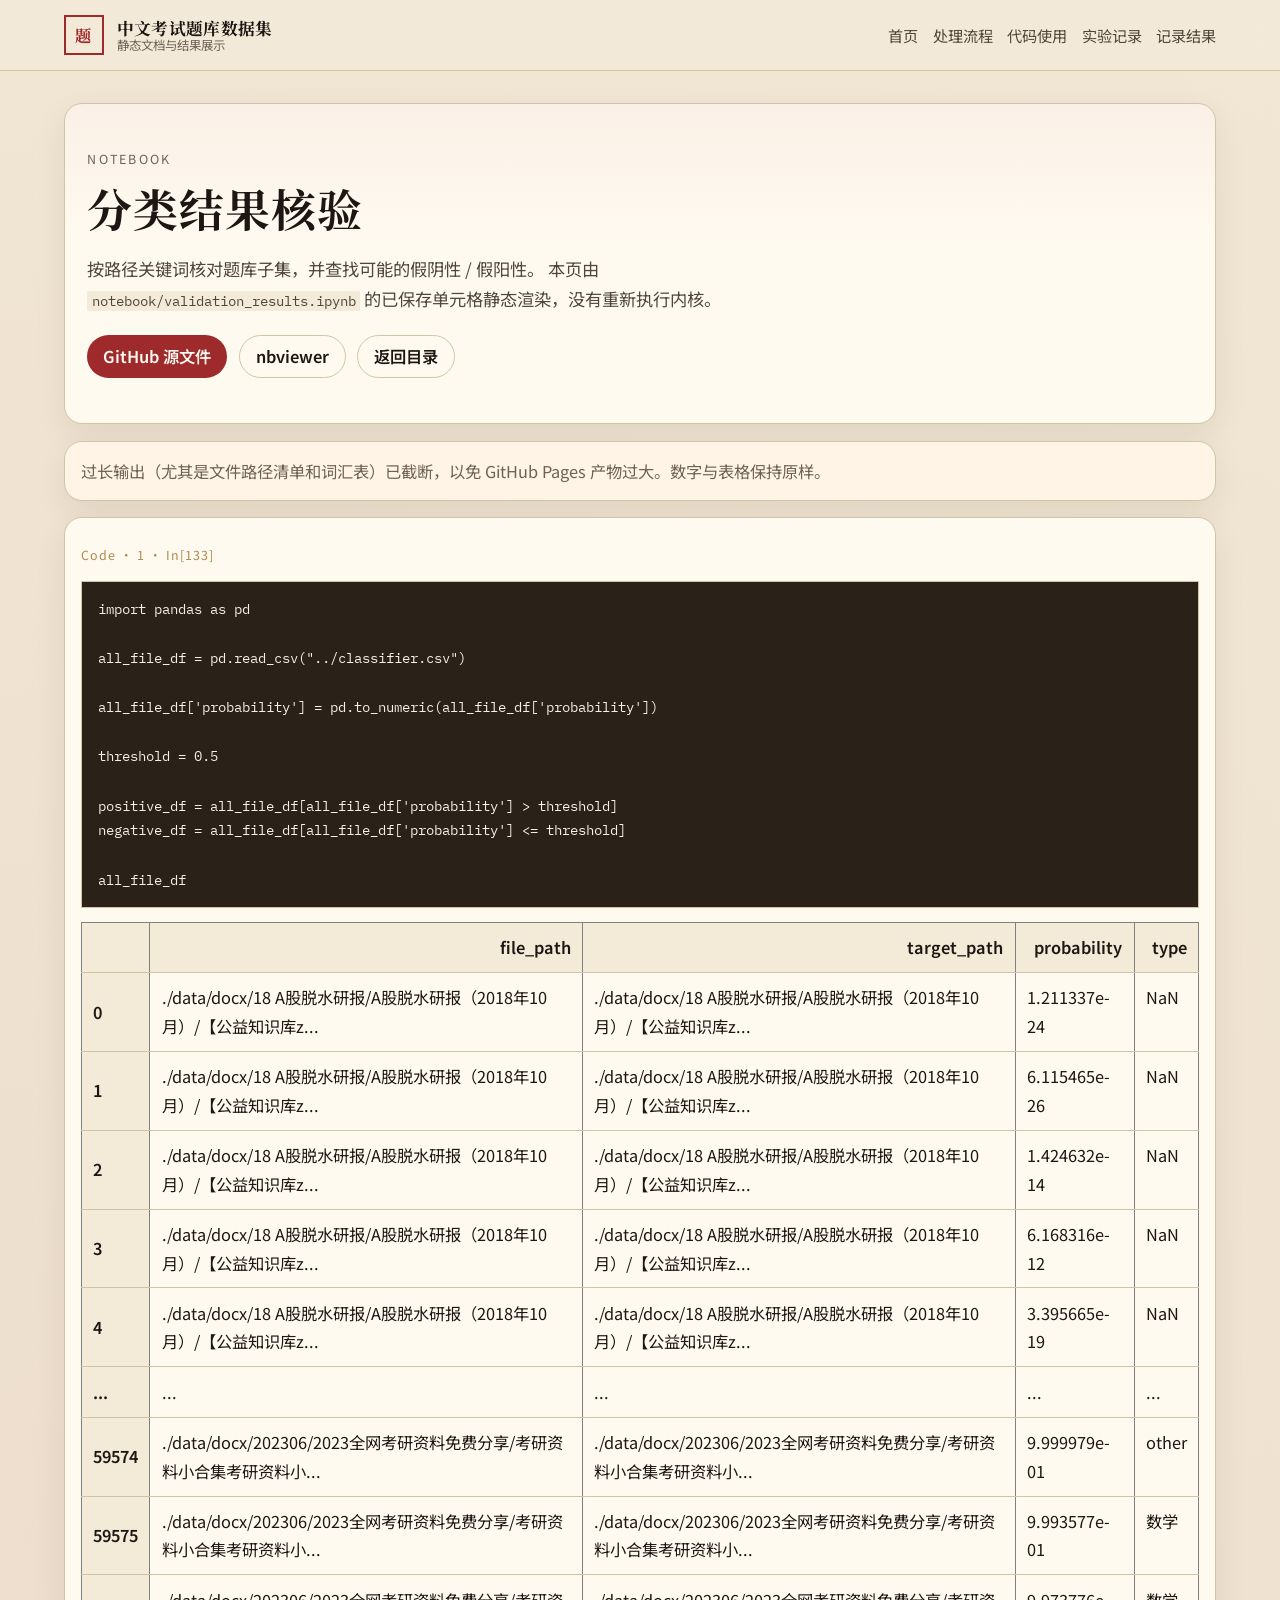
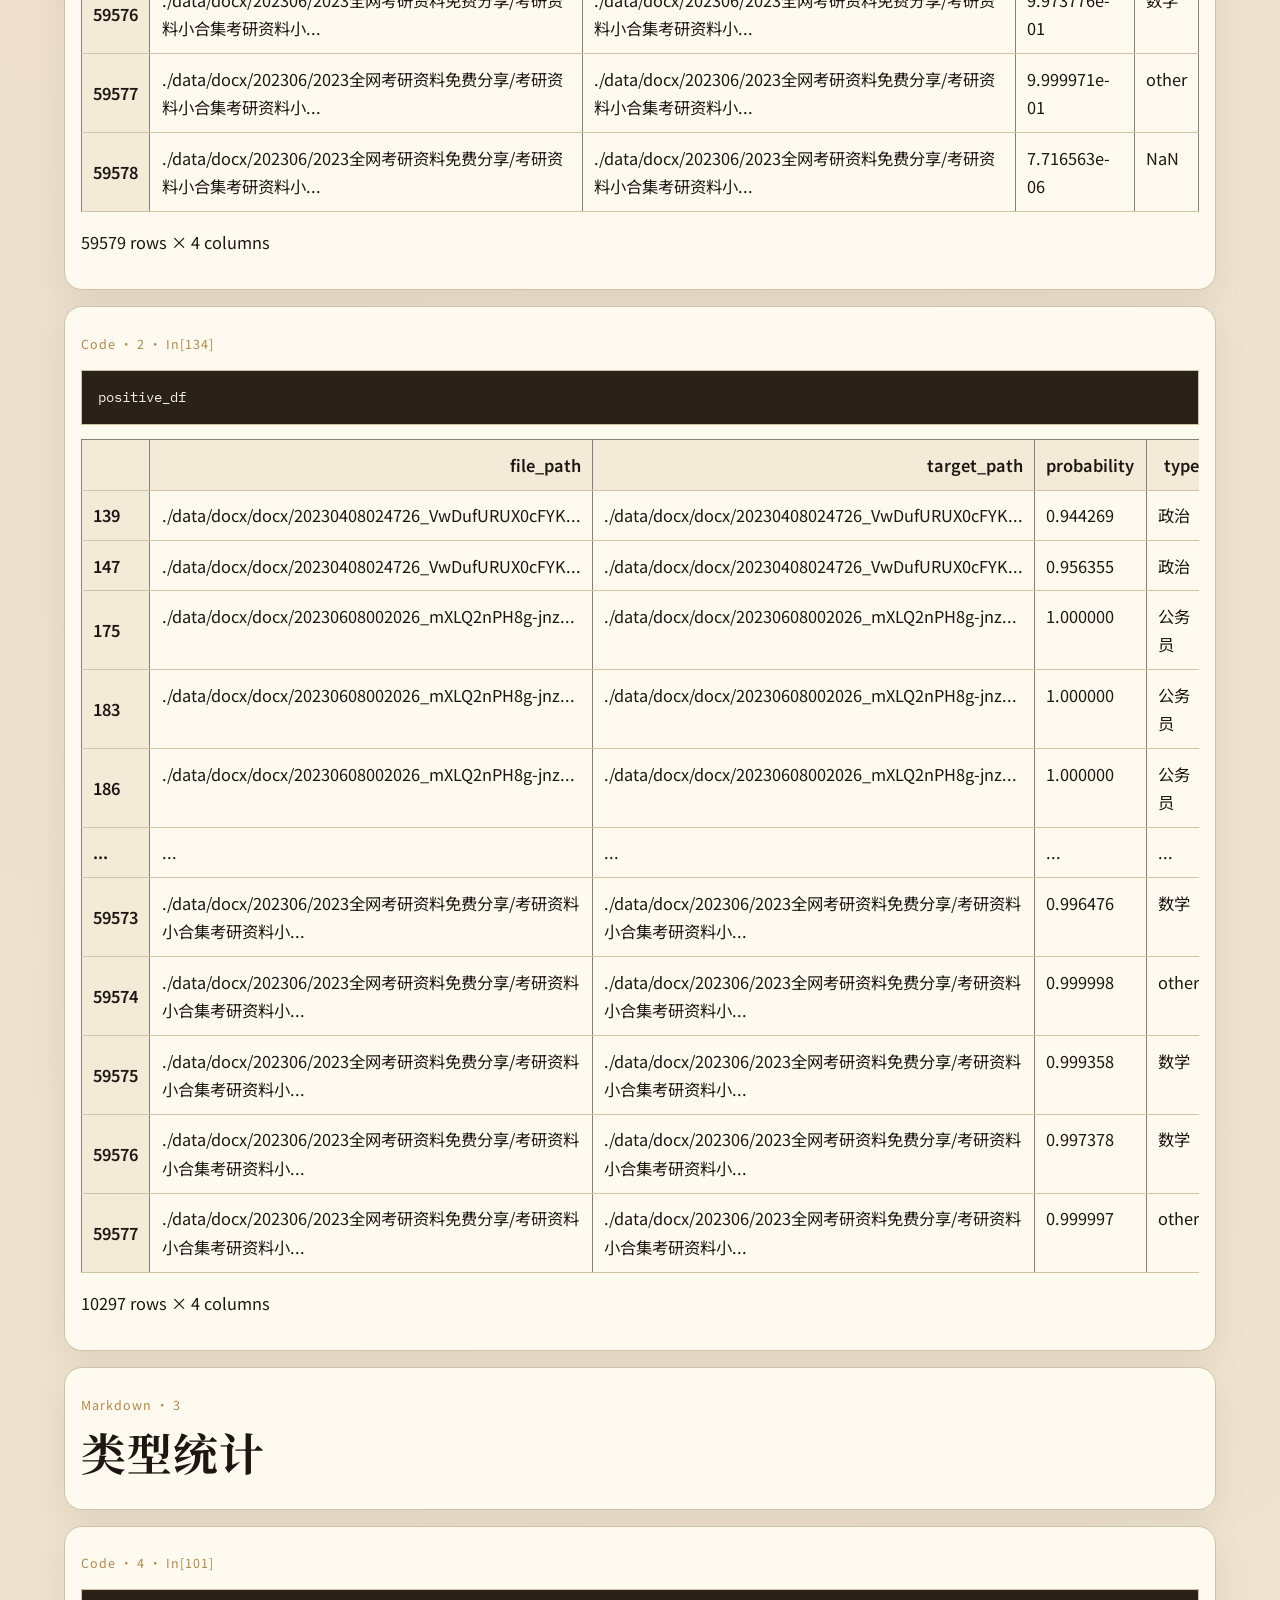
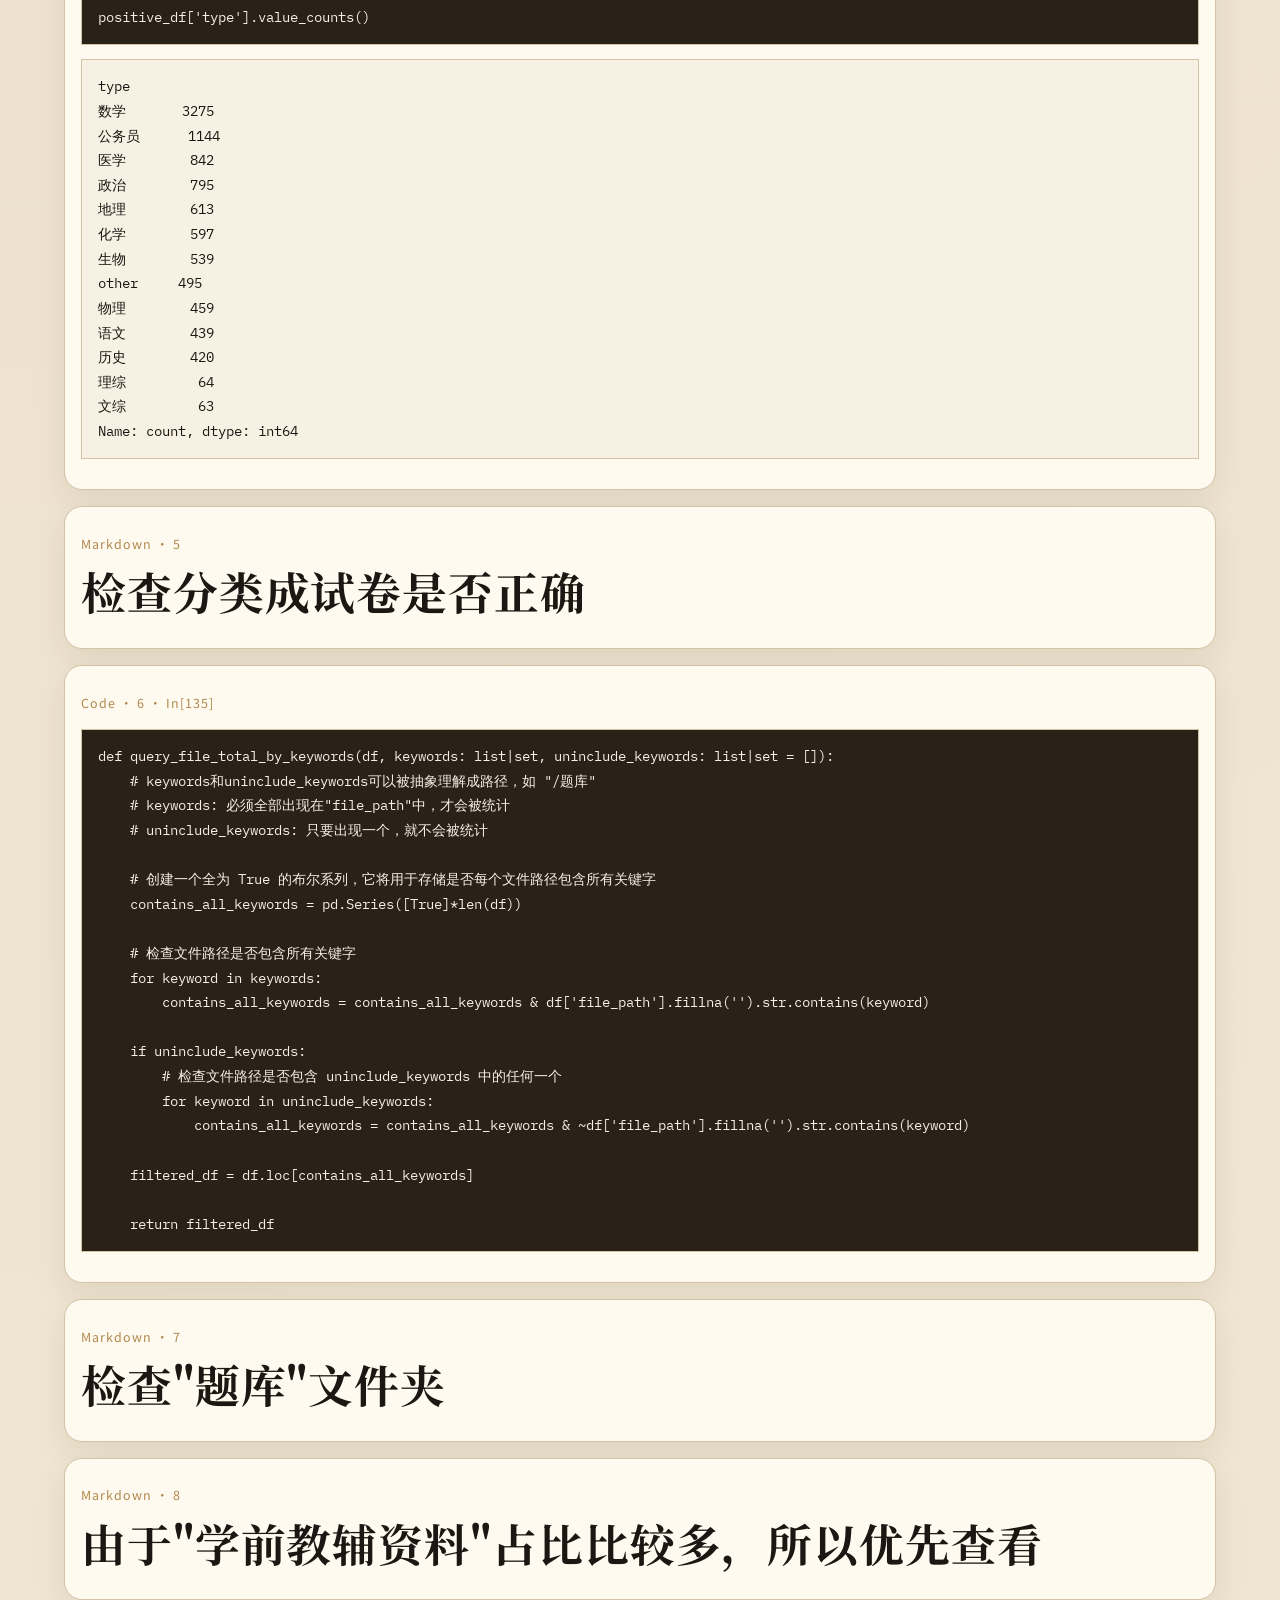
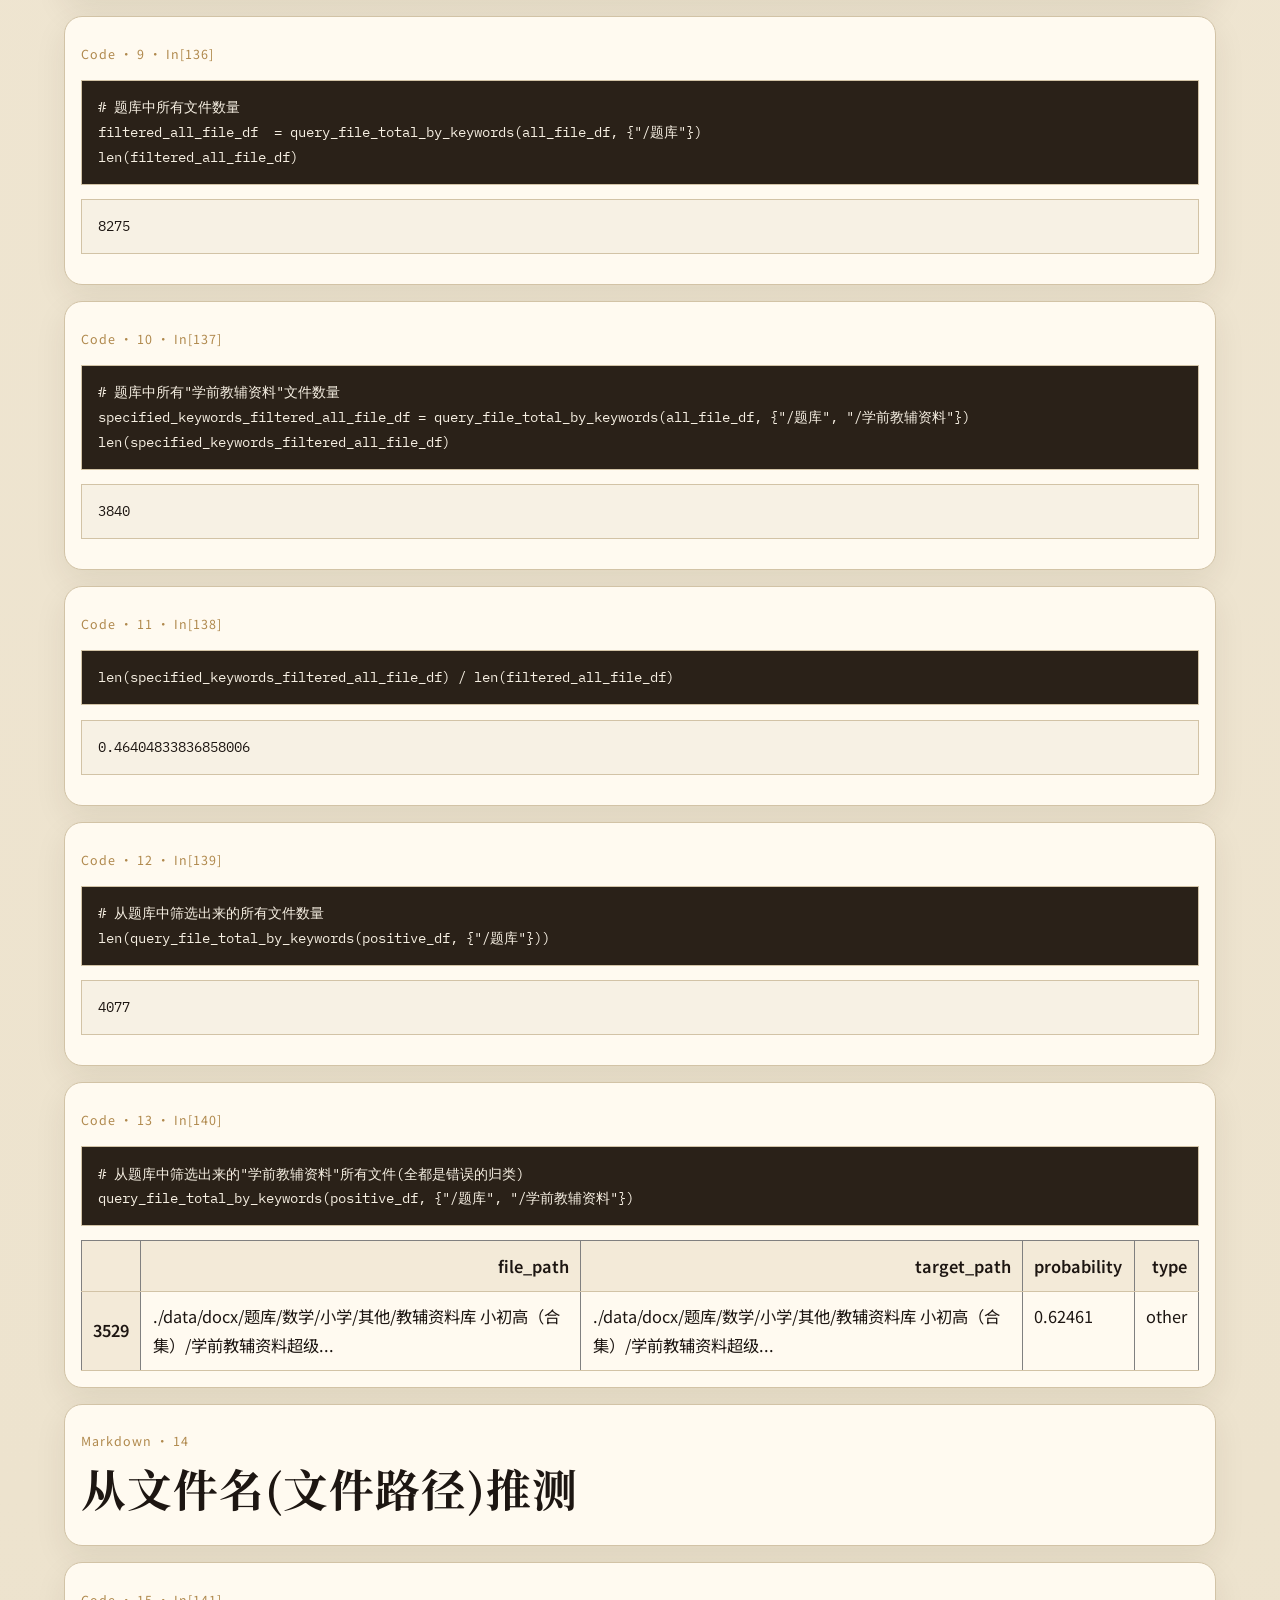
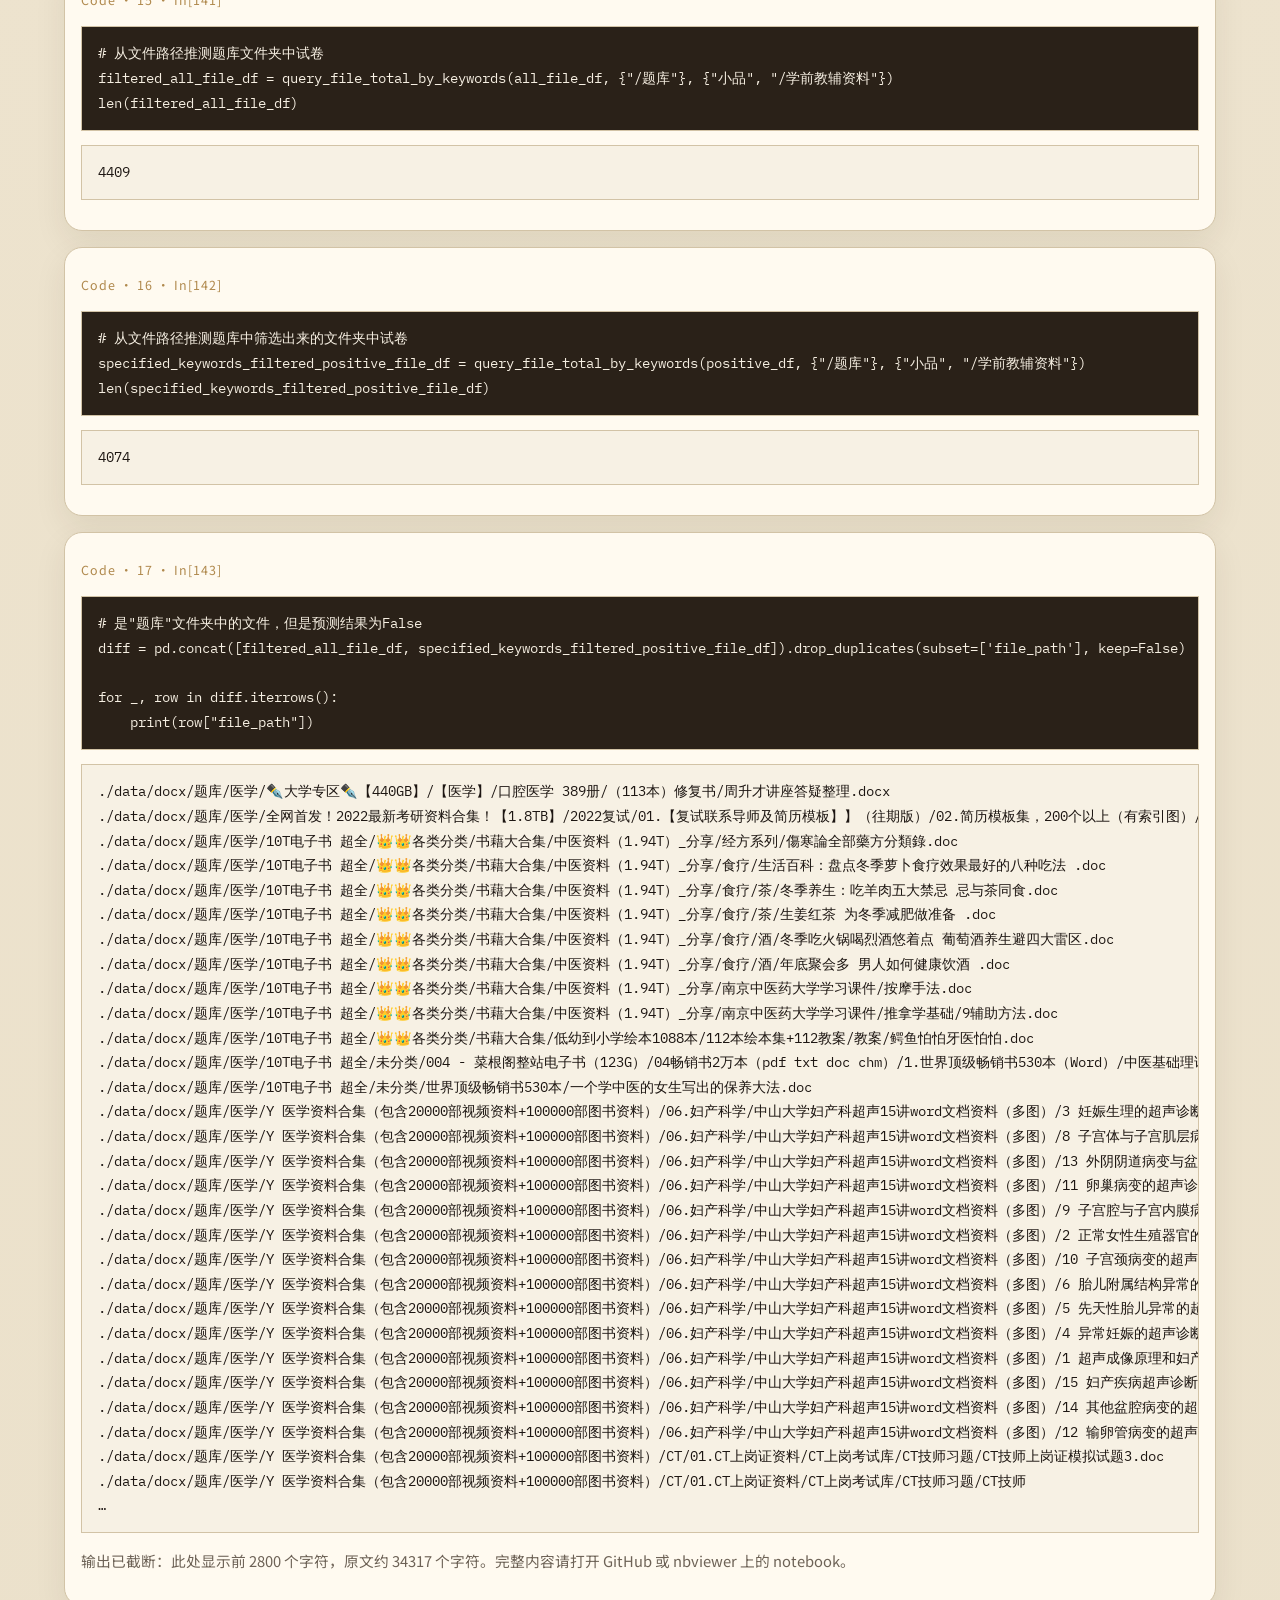
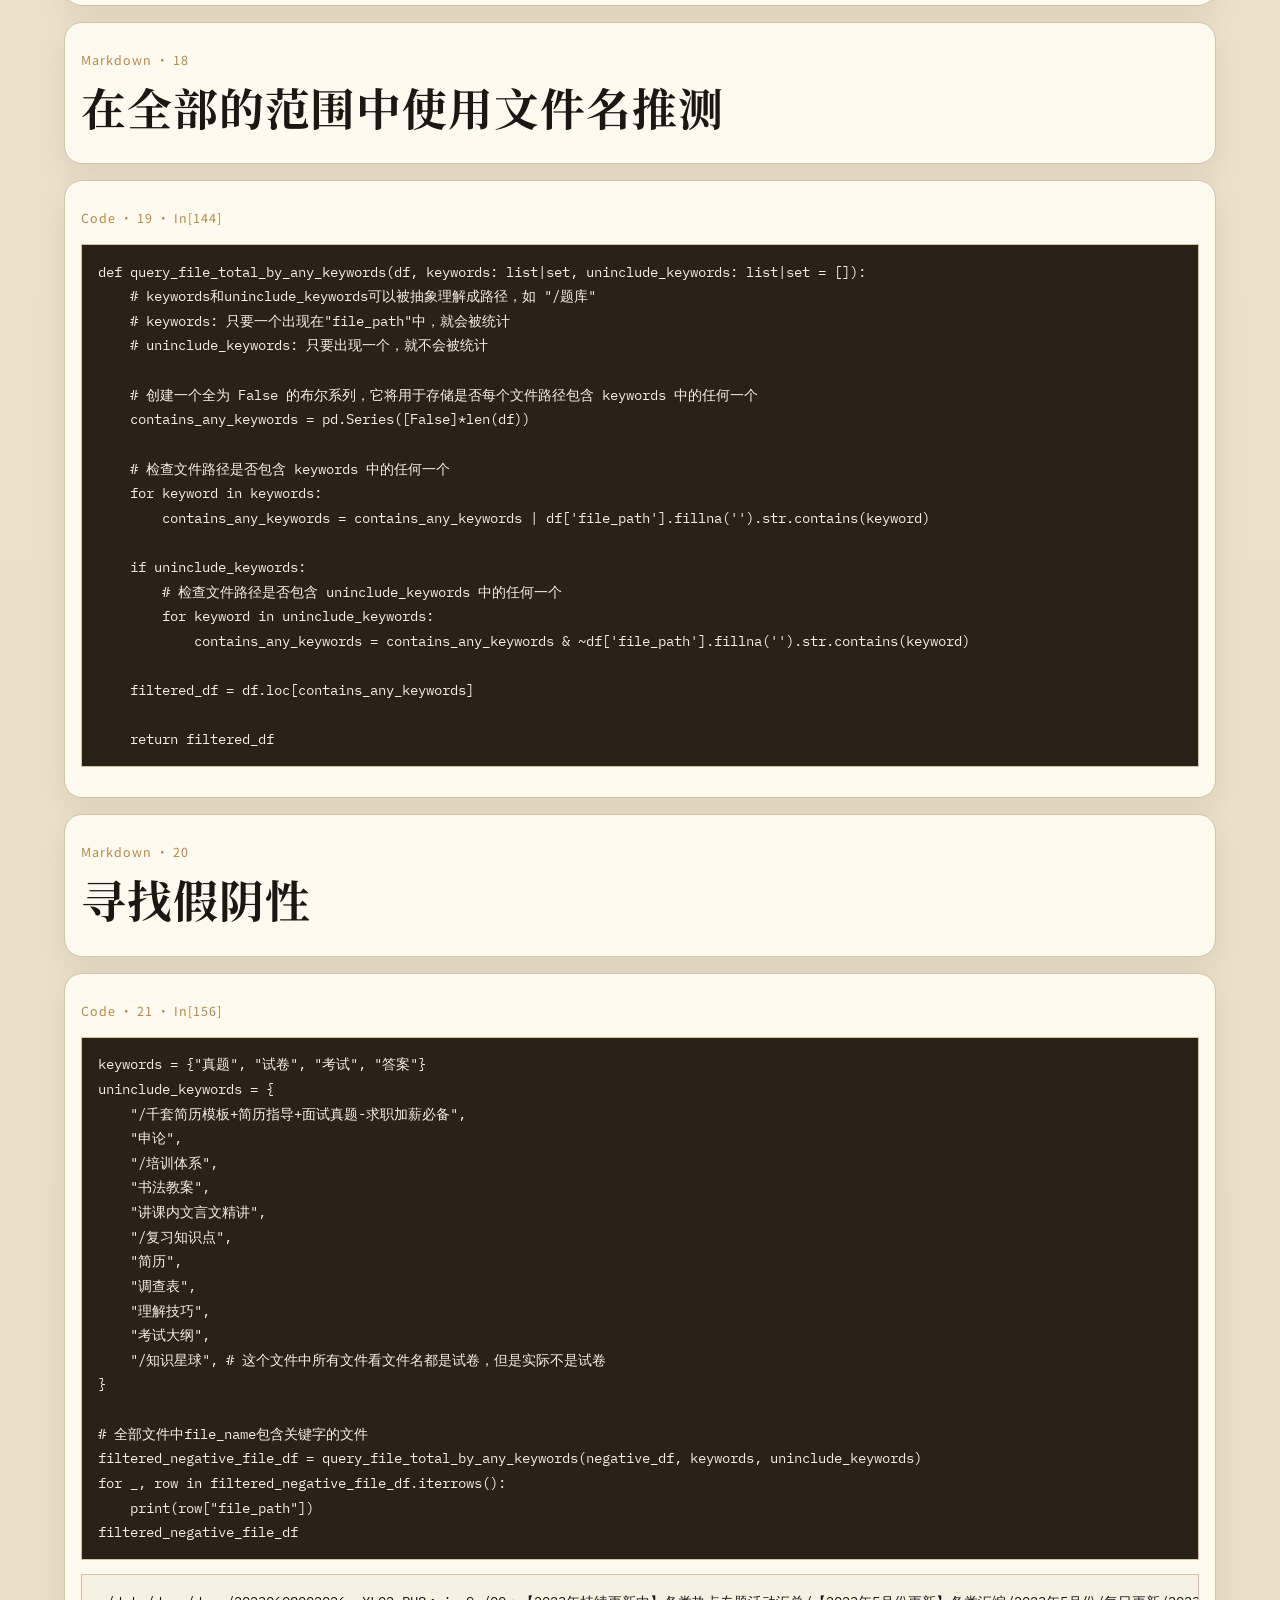
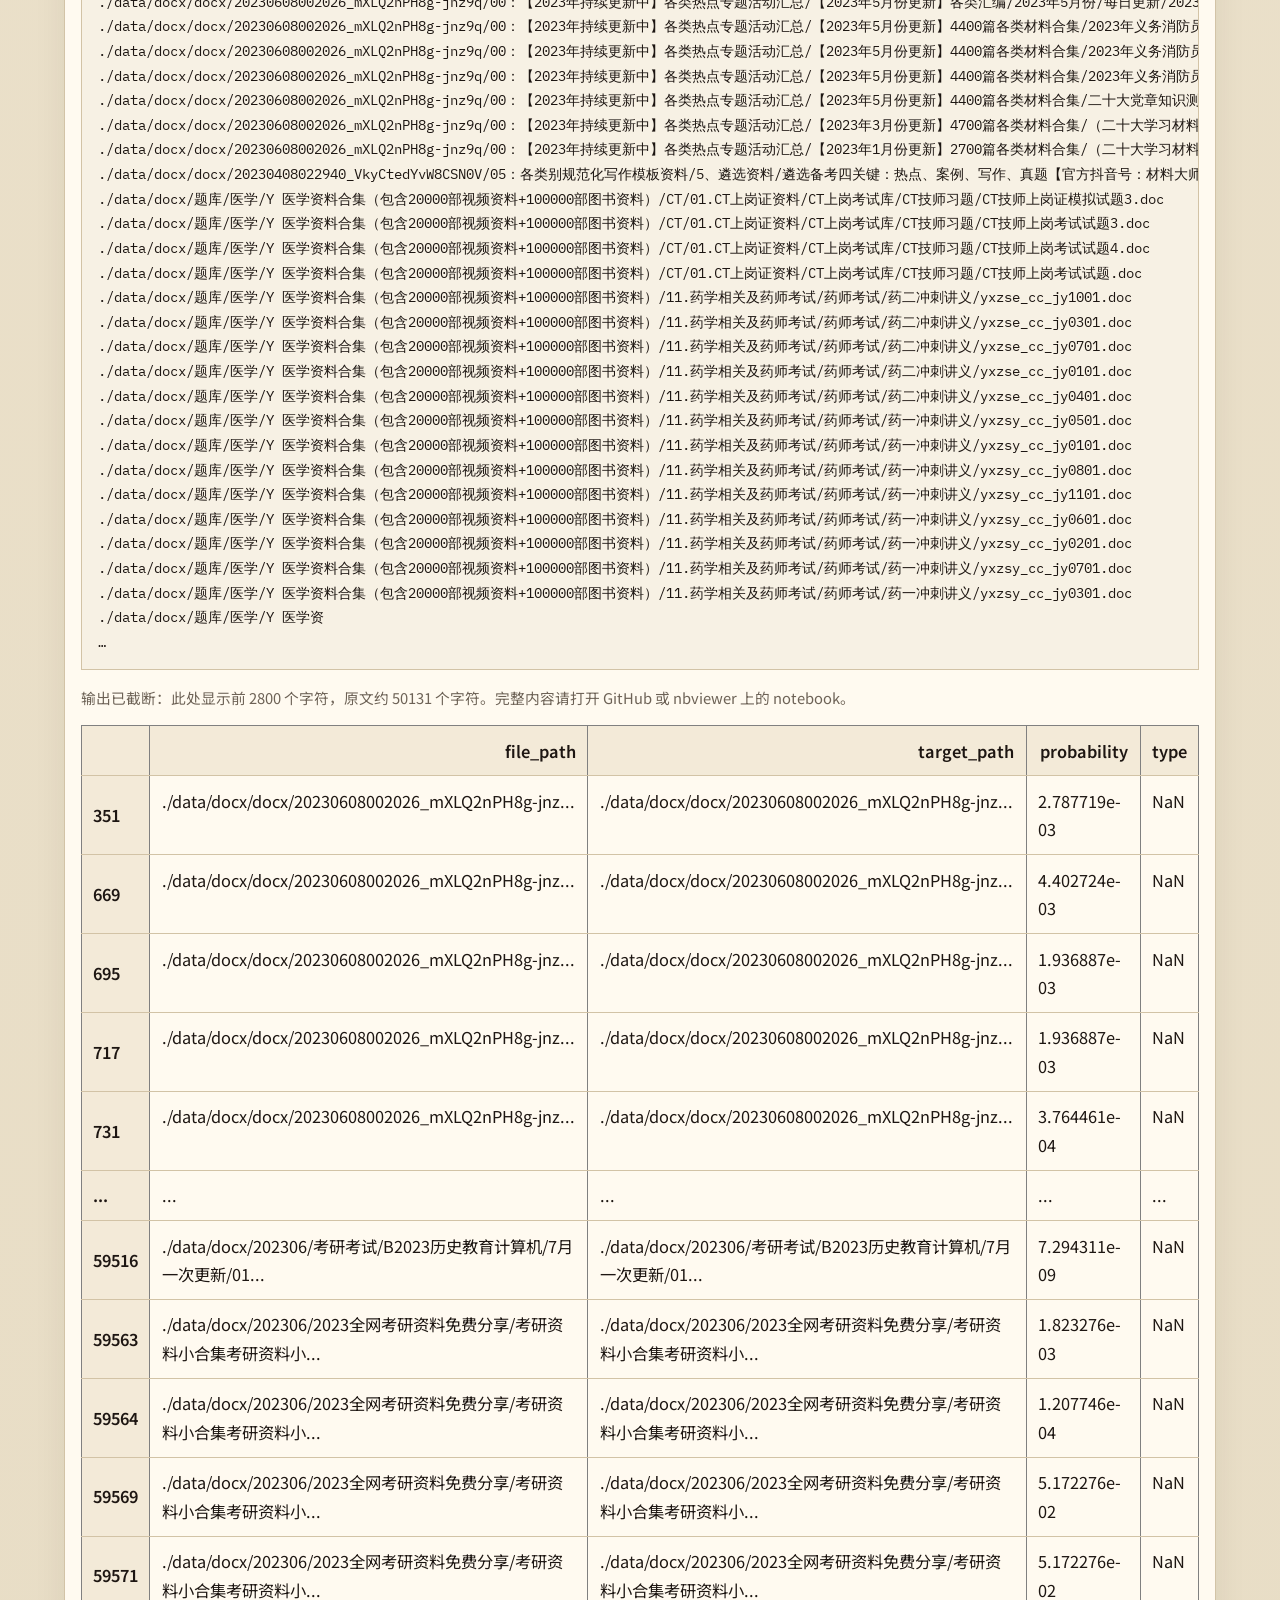
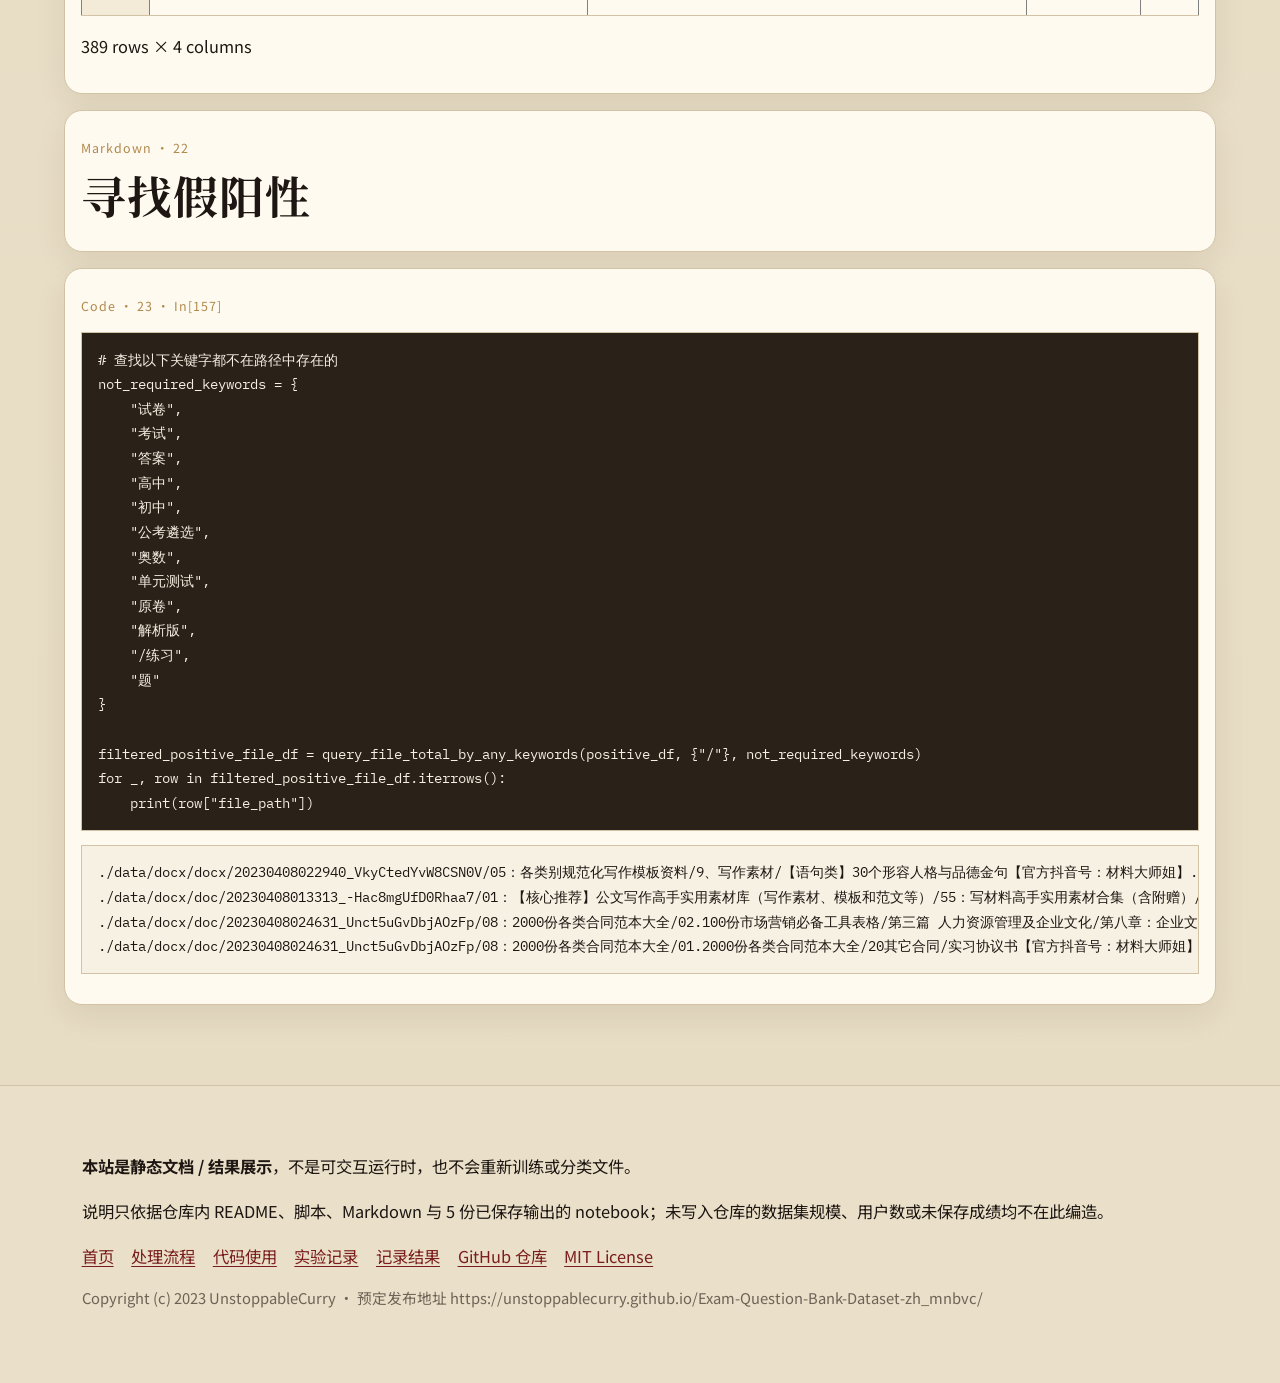
<file: docs/notebooks/validation.html>
<!DOCTYPE html>
<html lang="zh-CN">
<head>
  <meta charset="utf-8">
  <meta name="viewport" content="width=device-width, initial-scale=1">
  <title>分类结果核验 · 静态 notebook</title>
  <meta name="description" content="按路径关键词核对题库子集，并查找可能的假阴性 / 假阳性。">
  <meta name="robots" content="index,follow">
  <link rel="canonical" href="https://unstoppablecurry.github.io/Exam-Question-Bank-Dataset-zh_mnbvc/notebooks/validation.html">
  <link rel="icon" href="../assets/favicon.svg" type="image/svg+xml">
  <meta property="og:type" content="website">
  <meta property="og:locale" content="zh_CN">
  <meta property="og:title" content="分类结果核验 · 静态 notebook">
  <meta property="og:description" content="按路径关键词核对题库子集，并查找可能的假阴性 / 假阳性。">
  <meta property="og:url" content="https://unstoppablecurry.github.io/Exam-Question-Bank-Dataset-zh_mnbvc/notebooks/validation.html">
  <meta property="og:site_name" content="中文考试题库数据集展示">
  <meta name="twitter:card" content="summary">
  <meta name="twitter:title" content="分类结果核验 · 静态 notebook">
  <meta name="twitter:description" content="按路径关键词核对题库子集，并查找可能的假阴性 / 假阳性。">
  <link rel="preconnect" href="https://fonts.googleapis.com">
  <link rel="preconnect" href="https://fonts.gstatic.com" crossorigin>
  <link href="https://fonts.googleapis.com/css2?family=IBM+Plex+Mono:wght@400;500&family=Noto+Sans+SC:wght@400;500;700&family=Noto+Serif+SC:wght@600;700&display=swap" rel="stylesheet">
  <link rel="stylesheet" href="../assets/styles.css">
</head>
<body class="nb-page">
  <a class="skip-link" href="#main">跳到主要内容</a>
  <header class="site-header">
    <div class="header-inner">
      <a class="brand" href="../index.html">
        <span class="brand-seal" aria-hidden="true">题</span>
        <span class="brand-text">
          <strong>中文考试题库数据集</strong>
          <span>静态文档与结果展示</span>
        </span>
      </a>
      <button class="nav-toggle" type="button" data-nav-toggle aria-controls="site-nav" aria-expanded="false">菜单</button>
      <nav class="site-nav" id="site-nav" data-nav-panel aria-label="站点">
        <ul>
          <li><a href="../index.html">首页</a></li>
<li><a href="../pipeline.html">处理流程</a></li>
<li><a href="../usage.html">代码使用</a></li>
<li><a href="../notebooks.html">实验记录</a></li>
<li><a href="../results.html">记录结果</a></li>
        </ul>
      </nav>
    </div>
  </header>
  <main id="main">
    <div class="wrap">
      
    <section class="page-hero">
      <p class="kicker">NOTEBOOK</p>
      <h1>分类结果核验</h1>
      <p class="lead">按路径关键词核对题库子集，并查找可能的假阴性 / 假阳性。 本页由 <code>notebook/validation_results.ipynb</code> 的已保存单元格静态渲染，没有重新执行内核。</p>
      <p class="actions">
        <a class="button button-primary" href="https://github.com/UnstoppableCurry/Exam-Question-Bank-Dataset-zh_mnbvc/blob/main/notebook/validation_results.ipynb">GitHub 源文件</a>
        <a class="button button-ghost" href="https://nbviewer.org/github/UnstoppableCurry/Exam-Question-Bank-Dataset-zh_mnbvc/blob/main/notebook/validation_results.ipynb">nbviewer</a>
        <a class="button button-ghost" href="../notebooks.html">返回目录</a>
      </p>
    </section>
    <p class="note">过长输出（尤其是文件路径清单和词汇表）已截断，以免 GitHub Pages 产物过大。数字与表格保持原样。</p>
    
            <article class="nb-cell">
              <p class="nb-label">Code · 1 · In[133]</p>
              <pre><code>import pandas as pd

all_file_df = pd.read_csv(&quot;../classifier.csv&quot;)

all_file_df[&#x27;probability&#x27;] = pd.to_numeric(all_file_df[&#x27;probability&#x27;])

threshold = 0.5

positive_df = all_file_df[all_file_df[&#x27;probability&#x27;] &gt; threshold]
negative_df = all_file_df[all_file_df[&#x27;probability&#x27;] &lt;= threshold]

all_file_df</code></pre>
              <div class="nb-html-output"><div>
<style scoped>
    .dataframe tbody tr th:only-of-type {
        vertical-align: middle;
    }

    .dataframe tbody tr th {
        vertical-align: top;
    }

    .dataframe thead th {
        text-align: right;
    }
</style>
<table border="1" class="dataframe">
  <thead>
    <tr style="text-align: right;">
      <th></th>
      <th>file_path</th>
      <th>target_path</th>
      <th>probability</th>
      <th>type</th>
    </tr>
  </thead>
  <tbody>
    <tr>
      <th>0</th>
      <td>./data/docx/18 A股脱水研报/A股脱水研报（2018年10月）/【公益知识库z...</td>
      <td>./data/docx/18 A股脱水研报/A股脱水研报（2018年10月）/【公益知识库z...</td>
      <td>1.211337e-24</td>
      <td>NaN</td>
    </tr>
    <tr>
      <th>1</th>
      <td>./data/docx/18 A股脱水研报/A股脱水研报（2018年10月）/【公益知识库z...</td>
      <td>./data/docx/18 A股脱水研报/A股脱水研报（2018年10月）/【公益知识库z...</td>
      <td>6.115465e-26</td>
      <td>NaN</td>
    </tr>
    <tr>
      <th>2</th>
      <td>./data/docx/18 A股脱水研报/A股脱水研报（2018年10月）/【公益知识库z...</td>
      <td>./data/docx/18 A股脱水研报/A股脱水研报（2018年10月）/【公益知识库z...</td>
      <td>1.424632e-14</td>
      <td>NaN</td>
    </tr>
    <tr>
      <th>3</th>
      <td>./data/docx/18 A股脱水研报/A股脱水研报（2018年10月）/【公益知识库z...</td>
      <td>./data/docx/18 A股脱水研报/A股脱水研报（2018年10月）/【公益知识库z...</td>
      <td>6.168316e-12</td>
      <td>NaN</td>
    </tr>
    <tr>
      <th>4</th>
      <td>./data/docx/18 A股脱水研报/A股脱水研报（2018年10月）/【公益知识库z...</td>
      <td>./data/docx/18 A股脱水研报/A股脱水研报（2018年10月）/【公益知识库z...</td>
      <td>3.395665e-19</td>
      <td>NaN</td>
    </tr>
    <tr>
      <th>...</th>
      <td>...</td>
      <td>...</td>
      <td>...</td>
      <td>...</td>
    </tr>
    <tr>
      <th>59574</th>
      <td>./data/docx/202306/2023全网考研资料免费分享/考研资料小合集考研资料小...</td>
      <td>./data/docx/202306/2023全网考研资料免费分享/考研资料小合集考研资料小...</td>
      <td>9.999979e-01</td>
      <td>other</td>
    </tr>
    <tr>
      <th>59575</th>
      <td>./data/docx/202306/2023全网考研资料免费分享/考研资料小合集考研资料小...</td>
      <td>./data/docx/202306/2023全网考研资料免费分享/考研资料小合集考研资料小...</td>
      <td>9.993577e-01</td>
      <td>数学</td>
    </tr>
    <tr>
      <th>59576</th>
      <td>./data/docx/202306/2023全网考研资料免费分享/考研资料小合集考研资料小...</td>
      <td>./data/docx/202306/2023全网考研资料免费分享/考研资料小合集考研资料小...</td>
      <td>9.973776e-01</td>
      <td>数学</td>
    </tr>
    <tr>
      <th>59577</th>
      <td>./data/docx/202306/2023全网考研资料免费分享/考研资料小合集考研资料小...</td>
      <td>./data/docx/202306/2023全网考研资料免费分享/考研资料小合集考研资料小...</td>
      <td>9.999971e-01</td>
      <td>other</td>
    </tr>
    <tr>
      <th>59578</th>
      <td>./data/docx/202306/2023全网考研资料免费分享/考研资料小合集考研资料小...</td>
      <td>./data/docx/202306/2023全网考研资料免费分享/考研资料小合集考研资料小...</td>
      <td>7.716563e-06</td>
      <td>NaN</td>
    </tr>
  </tbody>
</table>
<p>59579 rows × 4 columns</p>
</div></div>
            </article>
            
            <article class="nb-cell">
              <p class="nb-label">Code · 2 · In[134]</p>
              <pre><code>positive_df</code></pre>
              <div class="nb-html-output"><div>
<style scoped>
    .dataframe tbody tr th:only-of-type {
        vertical-align: middle;
    }

    .dataframe tbody tr th {
        vertical-align: top;
    }

    .dataframe thead th {
        text-align: right;
    }
</style>
<table border="1" class="dataframe">
  <thead>
    <tr style="text-align: right;">
      <th></th>
      <th>file_path</th>
      <th>target_path</th>
      <th>probability</th>
      <th>type</th>
    </tr>
  </thead>
  <tbody>
    <tr>
      <th>139</th>
      <td>./data/docx/docx/20230408024726_VwDufURUX0cFYK...</td>
      <td>./data/docx/docx/20230408024726_VwDufURUX0cFYK...</td>
      <td>0.944269</td>
      <td>政治</td>
    </tr>
    <tr>
      <th>147</th>
      <td>./data/docx/docx/20230408024726_VwDufURUX0cFYK...</td>
      <td>./data/docx/docx/20230408024726_VwDufURUX0cFYK...</td>
      <td>0.956355</td>
      <td>政治</td>
    </tr>
    <tr>
      <th>175</th>
      <td>./data/docx/docx/20230608002026_mXLQ2nPH8g-jnz...</td>
      <td>./data/docx/docx/20230608002026_mXLQ2nPH8g-jnz...</td>
      <td>1.000000</td>
      <td>公务员</td>
    </tr>
    <tr>
      <th>183</th>
      <td>./data/docx/docx/20230608002026_mXLQ2nPH8g-jnz...</td>
      <td>./data/docx/docx/20230608002026_mXLQ2nPH8g-jnz...</td>
      <td>1.000000</td>
      <td>公务员</td>
    </tr>
    <tr>
      <th>186</th>
      <td>./data/docx/docx/20230608002026_mXLQ2nPH8g-jnz...</td>
      <td>./data/docx/docx/20230608002026_mXLQ2nPH8g-jnz...</td>
      <td>1.000000</td>
      <td>公务员</td>
    </tr>
    <tr>
      <th>...</th>
      <td>...</td>
      <td>...</td>
      <td>...</td>
      <td>...</td>
    </tr>
    <tr>
      <th>59573</th>
      <td>./data/docx/202306/2023全网考研资料免费分享/考研资料小合集考研资料小...</td>
      <td>./data/docx/202306/2023全网考研资料免费分享/考研资料小合集考研资料小...</td>
      <td>0.996476</td>
      <td>数学</td>
    </tr>
    <tr>
      <th>59574</th>
      <td>./data/docx/202306/2023全网考研资料免费分享/考研资料小合集考研资料小...</td>
      <td>./data/docx/202306/2023全网考研资料免费分享/考研资料小合集考研资料小...</td>
      <td>0.999998</td>
      <td>other</td>
    </tr>
    <tr>
      <th>59575</th>
      <td>./data/docx/202306/2023全网考研资料免费分享/考研资料小合集考研资料小...</td>
      <td>./data/docx/202306/2023全网考研资料免费分享/考研资料小合集考研资料小...</td>
      <td>0.999358</td>
      <td>数学</td>
    </tr>
    <tr>
      <th>59576</th>
      <td>./data/docx/202306/2023全网考研资料免费分享/考研资料小合集考研资料小...</td>
      <td>./data/docx/202306/2023全网考研资料免费分享/考研资料小合集考研资料小...</td>
      <td>0.997378</td>
      <td>数学</td>
    </tr>
    <tr>
      <th>59577</th>
      <td>./data/docx/202306/2023全网考研资料免费分享/考研资料小合集考研资料小...</td>
      <td>./data/docx/202306/2023全网考研资料免费分享/考研资料小合集考研资料小...</td>
      <td>0.999997</td>
      <td>other</td>
    </tr>
  </tbody>
</table>
<p>10297 rows × 4 columns</p>
</div></div>
            </article>
            <article class="nb-cell"><p class="nb-label">Markdown · 3</p><h1>类型统计</h1></article>
            <article class="nb-cell">
              <p class="nb-label">Code · 4 · In[101]</p>
              <pre><code>positive_df[&#x27;type&#x27;].value_counts()</code></pre>
              <pre class="nb-output"><code>type
数学       3275
公务员      1144
医学        842
政治        795
地理        613
化学        597
生物        539
other     495
物理        459
语文        439
历史        420
理综         64
文综         63
Name: count, dtype: int64</code></pre>
            </article>
            <article class="nb-cell"><p class="nb-label">Markdown · 5</p><h1>检查分类成试卷是否正确</h1></article>
            <article class="nb-cell">
              <p class="nb-label">Code · 6 · In[135]</p>
              <pre><code>def query_file_total_by_keywords(df, keywords: list|set, uninclude_keywords: list|set = []):
    # keywords和uninclude_keywords可以被抽象理解成路径，如 &quot;/题库&quot;
    # keywords: 必须全部出现在&quot;file_path&quot;中，才会被统计
    # uninclude_keywords: 只要出现一个，就不会被统计

    # 创建一个全为 True 的布尔系列，它将用于存储是否每个文件路径包含所有关键字
    contains_all_keywords = pd.Series([True]*len(df))

    # 检查文件路径是否包含所有关键字
    for keyword in keywords:
        contains_all_keywords = contains_all_keywords &amp; df[&#x27;file_path&#x27;].fillna(&#x27;&#x27;).str.contains(keyword)

    if uninclude_keywords:
        # 检查文件路径是否包含 uninclude_keywords 中的任何一个
        for keyword in uninclude_keywords:
            contains_all_keywords = contains_all_keywords &amp; ~df[&#x27;file_path&#x27;].fillna(&#x27;&#x27;).str.contains(keyword)

    filtered_df = df.loc[contains_all_keywords]

    return filtered_df</code></pre>
              
            </article>
            <article class="nb-cell"><p class="nb-label">Markdown · 7</p><h1>检查&quot;题库&quot;文件夹</h1></article><article class="nb-cell"><p class="nb-label">Markdown · 8</p><h1>由于&quot;学前教辅资料&quot;占比比较多，所以优先查看</h1></article>
            <article class="nb-cell">
              <p class="nb-label">Code · 9 · In[136]</p>
              <pre><code># 题库中所有文件数量
filtered_all_file_df  = query_file_total_by_keywords(all_file_df, {&quot;/题库&quot;})
len(filtered_all_file_df)</code></pre>
              <pre class="nb-output"><code>8275</code></pre>
            </article>
            
            <article class="nb-cell">
              <p class="nb-label">Code · 10 · In[137]</p>
              <pre><code># 题库中所有&quot;学前教辅资料&quot;文件数量
specified_keywords_filtered_all_file_df = query_file_total_by_keywords(all_file_df, {&quot;/题库&quot;, &quot;/学前教辅资料&quot;})
len(specified_keywords_filtered_all_file_df)</code></pre>
              <pre class="nb-output"><code>3840</code></pre>
            </article>
            
            <article class="nb-cell">
              <p class="nb-label">Code · 11 · In[138]</p>
              <pre><code>len(specified_keywords_filtered_all_file_df) / len(filtered_all_file_df)</code></pre>
              <pre class="nb-output"><code>0.46404833836858006</code></pre>
            </article>
            
            <article class="nb-cell">
              <p class="nb-label">Code · 12 · In[139]</p>
              <pre><code># 从题库中筛选出来的所有文件数量
len(query_file_total_by_keywords(positive_df, {&quot;/题库&quot;}))</code></pre>
              <pre class="nb-output"><code>4077</code></pre>
            </article>
            
            <article class="nb-cell">
              <p class="nb-label">Code · 13 · In[140]</p>
              <pre><code># 从题库中筛选出来的&quot;学前教辅资料&quot;所有文件(全都是错误的归类)
query_file_total_by_keywords(positive_df, {&quot;/题库&quot;, &quot;/学前教辅资料&quot;})</code></pre>
              <div class="nb-html-output"><div>
<style scoped>
    .dataframe tbody tr th:only-of-type {
        vertical-align: middle;
    }

    .dataframe tbody tr th {
        vertical-align: top;
    }

    .dataframe thead th {
        text-align: right;
    }
</style>
<table border="1" class="dataframe">
  <thead>
    <tr style="text-align: right;">
      <th></th>
      <th>file_path</th>
      <th>target_path</th>
      <th>probability</th>
      <th>type</th>
    </tr>
  </thead>
  <tbody>
    <tr>
      <th>3529</th>
      <td>./data/docx/题库/数学/小学/其他/教辅资料库 小初高（合集）/学前教辅资料超级...</td>
      <td>./data/docx/题库/数学/小学/其他/教辅资料库 小初高（合集）/学前教辅资料超级...</td>
      <td>0.62461</td>
      <td>other</td>
    </tr>
  </tbody>
</table>
</div></div>
            </article>
            <article class="nb-cell"><p class="nb-label">Markdown · 14</p><h1>从文件名(文件路径)推测</h1></article>
            <article class="nb-cell">
              <p class="nb-label">Code · 15 · In[141]</p>
              <pre><code># 从文件路径推测题库文件夹中试卷
filtered_all_file_df = query_file_total_by_keywords(all_file_df, {&quot;/题库&quot;}, {&quot;小品&quot;, &quot;/学前教辅资料&quot;})
len(filtered_all_file_df)</code></pre>
              <pre class="nb-output"><code>4409</code></pre>
            </article>
            
            <article class="nb-cell">
              <p class="nb-label">Code · 16 · In[142]</p>
              <pre><code># 从文件路径推测题库中筛选出来的文件夹中试卷
specified_keywords_filtered_positive_file_df = query_file_total_by_keywords(positive_df, {&quot;/题库&quot;}, {&quot;小品&quot;, &quot;/学前教辅资料&quot;})
len(specified_keywords_filtered_positive_file_df)</code></pre>
              <pre class="nb-output"><code>4074</code></pre>
            </article>
            
            <article class="nb-cell">
              <p class="nb-label">Code · 17 · In[143]</p>
              <pre><code># 是&quot;题库&quot;文件夹中的文件，但是预测结果为False
diff = pd.concat([filtered_all_file_df, specified_keywords_filtered_positive_file_df]).drop_duplicates(subset=[&#x27;file_path&#x27;], keep=False)

for _, row in diff.iterrows():
    print(row[&quot;file_path&quot;])</code></pre>
              <pre class="nb-output"><code>./data/docx/题库/医学/✒️大学专区✒️【440GB】/【医学】/口腔医学 389册/（113本）修复书/周升才讲座答疑整理.docx
./data/docx/题库/医学/全网首发！2022最新考研资料合集！【1.8TB】/2022复试/01.【复试联系导师及简历模板】】（往期版）/02.简历模板集，200个以上（有索引图）/简历模板大全/158.红白表格_表格式_适用于医学专业_1页式_无内容_无封面.doc
./data/docx/题库/医学/10T电子书 超全/👑👑各类分类/书藉大合集/中医资料（1.94T）_分享/经方系列/傷寒論全部藥方分類錄.doc
./data/docx/题库/医学/10T电子书 超全/👑👑各类分类/书藉大合集/中医资料（1.94T）_分享/食疗/生活百科：盘点冬季萝卜食疗效果最好的八种吃法 .doc
./data/docx/题库/医学/10T电子书 超全/👑👑各类分类/书藉大合集/中医资料（1.94T）_分享/食疗/茶/冬季养生：吃羊肉五大禁忌 忌与茶同食.doc
./data/docx/题库/医学/10T电子书 超全/👑👑各类分类/书藉大合集/中医资料（1.94T）_分享/食疗/茶/生姜红茶 为冬季减肥做准备 .doc
./data/docx/题库/医学/10T电子书 超全/👑👑各类分类/书藉大合集/中医资料（1.94T）_分享/食疗/酒/冬季吃火锅喝烈酒悠着点 葡萄酒养生避四大雷区.doc
./data/docx/题库/医学/10T电子书 超全/👑👑各类分类/书藉大合集/中医资料（1.94T）_分享/食疗/酒/年底聚会多 男人如何健康饮酒 .doc
./data/docx/题库/医学/10T电子书 超全/👑👑各类分类/书藉大合集/中医资料（1.94T）_分享/南京中医药大学学习课件/按摩手法.doc
./data/docx/题库/医学/10T电子书 超全/👑👑各类分类/书藉大合集/中医资料（1.94T）_分享/南京中医药大学学习课件/推拿学基础/9辅助方法.doc
./data/docx/题库/医学/10T电子书 超全/👑👑各类分类/书藉大合集/低幼到小学绘本1088本/112本绘本集+112教案/教案/鳄鱼怕怕牙医怕怕.doc
./data/docx/题库/医学/10T电子书 超全/未分类/004 - 菜根阁整站电子书（123G）/04畅销书2万本（pdf txt doc chm）/1.世界顶级畅销书530本（Word）/中医基础理论（新世纪教材）.doc
./data/docx/题库/医学/10T电子书 超全/未分类/世界顶级畅销书530本/一个学中医的女生写出的保养大法.doc
./data/docx/题库/医学/Y 医学资料合集（包含20000部视频资料+100000部图书资料）/06.妇产科学/中山大学妇产科超声15讲word文档资料（多图）/3 妊娠生理的超声诊断.doc
./data/docx/题库/医学/Y 医学资料合集（包含20000部视频资料+100000部图书资料）/06.妇产科学/中山大学妇产科超声15讲word文档资料（多图）/8 子宫体与子宫肌层病变的超声诊断.doc
./data/docx/题库/医学/Y 医学资料合集（包含20000部视频资料+100000部图书资料）/06.妇产科学/中山大学妇产科超声15讲word文档资料（多图）/13 外阴阴道病变与盆腔异物的超声诊断.doc
./data/docx/题库/医学/Y 医学资料合集（包含20000部视频资料+100000部图书资料）/06.妇产科学/中山大学妇产科超声15讲word文档资料（多图）/11 卵巢病变的超声诊断.doc
./data/docx/题库/医学/Y 医学资料合集（包含20000部视频资料+100000部图书资料）/06.妇产科学/中山大学妇产科超声15讲word文档资料（多图）/9 子宫腔与子宫内膜病变的超声诊断.doc
./data/docx/题库/医学/Y 医学资料合集（包含20000部视频资料+100000部图书资料）/06.妇产科学/中山大学妇产科超声15讲word文档资料（多图）/2 正常女性生殖器官的超声声像表现.doc
./data/docx/题库/医学/Y 医学资料合集（包含20000部视频资料+100000部图书资料）/06.妇产科学/中山大学妇产科超声15讲word文档资料（多图）/10 子宫颈病变的超声诊断.doc
./data/docx/题库/医学/Y 医学资料合集（包含20000部视频资料+100000部图书资料）/06.妇产科学/中山大学妇产科超声15讲word文档资料（多图）/6 胎儿附属结构异常的超声诊断.doc
./data/docx/题库/医学/Y 医学资料合集（包含20000部视频资料+100000部图书资料）/06.妇产科学/中山大学妇产科超声15讲word文档资料（多图）/5 先天性胎儿异常的超声诊断.doc
./data/docx/题库/医学/Y 医学资料合集（包含20000部视频资料+100000部图书资料）/06.妇产科学/中山大学妇产科超声15讲word文档资料（多图）/4 异常妊娠的超声诊断.doc
./data/docx/题库/医学/Y 医学资料合集（包含20000部视频资料+100000部图书资料）/06.妇产科学/中山大学妇产科超声15讲word文档资料（多图）/1 超声成像原理和妇产超声诊断临床基础.doc
./data/docx/题库/医学/Y 医学资料合集（包含20000部视频资料+100000部图书资料）/06.妇产科学/中山大学妇产科超声15讲word文档资料（多图）/15 妇产疾病超声诊断评价.doc
./data/docx/题库/医学/Y 医学资料合集（包含20000部视频资料+100000部图书资料）/06.妇产科学/中山大学妇产科超声15讲word文档资料（多图）/14 其他盆腔病变的超声诊断.doc
./data/docx/题库/医学/Y 医学资料合集（包含20000部视频资料+100000部图书资料）/06.妇产科学/中山大学妇产科超声15讲word文档资料（多图）/12 输卵管病变的超声诊断.doc
./data/docx/题库/医学/Y 医学资料合集（包含20000部视频资料+100000部图书资料）/CT/01.CT上岗证资料/CT上岗考试库/CT技师习题/CT技师上岗证模拟试题3.doc
./data/docx/题库/医学/Y 医学资料合集（包含20000部视频资料+100000部图书资料）/CT/01.CT上岗证资料/CT上岗考试库/CT技师习题/CT技师
…</code></pre><p class="meta">输出已截断：此处显示前 2800 个字符，原文约 34317 个字符。完整内容请打开 GitHub 或 nbviewer 上的 notebook。</p>
            </article>
            <article class="nb-cell"><p class="nb-label">Markdown · 18</p><h1>在全部的范围中使用文件名推测</h1></article>
            <article class="nb-cell">
              <p class="nb-label">Code · 19 · In[144]</p>
              <pre><code>def query_file_total_by_any_keywords(df, keywords: list|set, uninclude_keywords: list|set = []):
    # keywords和uninclude_keywords可以被抽象理解成路径，如 &quot;/题库&quot;
    # keywords: 只要一个出现在&quot;file_path&quot;中，就会被统计
    # uninclude_keywords: 只要出现一个，就不会被统计

    # 创建一个全为 False 的布尔系列，它将用于存储是否每个文件路径包含 keywords 中的任何一个
    contains_any_keywords = pd.Series([False]*len(df))

    # 检查文件路径是否包含 keywords 中的任何一个
    for keyword in keywords:
        contains_any_keywords = contains_any_keywords | df[&#x27;file_path&#x27;].fillna(&#x27;&#x27;).str.contains(keyword)

    if uninclude_keywords:
        # 检查文件路径是否包含 uninclude_keywords 中的任何一个
        for keyword in uninclude_keywords:
            contains_any_keywords = contains_any_keywords &amp; ~df[&#x27;file_path&#x27;].fillna(&#x27;&#x27;).str.contains(keyword)
            
    filtered_df = df.loc[contains_any_keywords]

    return filtered_df</code></pre>
              
            </article>
            <article class="nb-cell"><p class="nb-label">Markdown · 20</p><h1>寻找假阴性</h1></article>
            <article class="nb-cell">
              <p class="nb-label">Code · 21 · In[156]</p>
              <pre><code>keywords = {&quot;真题&quot;, &quot;试卷&quot;, &quot;考试&quot;, &quot;答案&quot;}
uninclude_keywords = {
    &quot;/千套简历模板+简历指导+面试真题-求职加薪必备&quot;, 
    &quot;申论&quot;, 
    &quot;/培训体系&quot;, 
    &quot;书法教案&quot;, 
    &quot;讲课内文言文精讲&quot;,
    &quot;/复习知识点&quot;, 
    &quot;简历&quot;,
    &quot;调查表&quot;,
    &quot;理解技巧&quot;,
    &quot;考试大纲&quot;,
    &quot;/知识星球&quot;, # 这个文件中所有文件看文件名都是试卷，但是实际不是试卷
}

# 全部文件中file_name包含关键字的文件
filtered_negative_file_df = query_file_total_by_any_keywords(negative_df, keywords, uninclude_keywords)
for _, row in filtered_negative_file_df.iterrows():
    print(row[&quot;file_path&quot;])
filtered_negative_file_df</code></pre>
              <pre class="nb-output"><code>./data/docx/docx/20230608002026_mXLQ2nPH8g-jnz9q/00：【2023年持续更新中】各类热点专题活动汇总/【2023年5月份更新】各类汇编/2023年5月份/每日更新/20230509/2023年员工（义务消防员）消防常识培训试卷（含答案）【官方抖音号：资深秘书】.docx
./data/docx/docx/20230608002026_mXLQ2nPH8g-jnz9q/00：【2023年持续更新中】各类热点专题活动汇总/【2023年5月份更新】4400篇各类材料合集/2023年义务消防员培训试卷【官方抖音号：资深秘书】.docx
./data/docx/docx/20230608002026_mXLQ2nPH8g-jnz9q/00：【2023年持续更新中】各类热点专题活动汇总/【2023年5月份更新】4400篇各类材料合集/2023年义务消防员消防常识培训题库（含答案）(1)【官方抖音号：资深秘书】.docx
./data/docx/docx/20230608002026_mXLQ2nPH8g-jnz9q/00：【2023年持续更新中】各类热点专题活动汇总/【2023年5月份更新】4400篇各类材料合集/2023年义务消防员消防常识培训题库（含答案）【官方抖音号：资深秘书】.docx
./data/docx/docx/20230608002026_mXLQ2nPH8g-jnz9q/00：【2023年持续更新中】各类热点专题活动汇总/【2023年5月份更新】4400篇各类材料合集/二十大党章知识测试题(答案后附)【官方抖音号：资深秘书】.docx
./data/docx/docx/20230608002026_mXLQ2nPH8g-jnz9q/00：【2023年持续更新中】各类热点专题活动汇总/【2023年3月份更新】4700篇各类材料合集/（二十大学习材料）：党的二十大报告知识测试100题（含答案）【官方抖音号：资深秘书】.docx
./data/docx/docx/20230608002026_mXLQ2nPH8g-jnz9q/00：【2023年持续更新中】各类热点专题活动汇总/【2023年1月份更新】2700篇各类材料合集/（二十大学习材料）：党的二十大报告知识测试100题（含答案）【官方抖音号：资深秘书】.docx
./data/docx/docx/20230408022940_VkyCtedYvW8CSN0V/05：各类别规范化写作模板资料/5、遴选资料/遴选备考四关键：热点、案例、写作、真题【官方抖音号：材料大师姐】.docx
./data/docx/题库/医学/Y 医学资料合集（包含20000部视频资料+100000部图书资料）/CT/01.CT上岗证资料/CT上岗考试库/CT技师习题/CT技师上岗证模拟试题3.doc
./data/docx/题库/医学/Y 医学资料合集（包含20000部视频资料+100000部图书资料）/CT/01.CT上岗证资料/CT上岗考试库/CT技师习题/CT技师上岗考试试题3.doc
./data/docx/题库/医学/Y 医学资料合集（包含20000部视频资料+100000部图书资料）/CT/01.CT上岗证资料/CT上岗考试库/CT技师习题/CT技师上岗考试试题4.doc
./data/docx/题库/医学/Y 医学资料合集（包含20000部视频资料+100000部图书资料）/CT/01.CT上岗证资料/CT上岗考试库/CT技师习题/CT技师上岗考试试题.doc
./data/docx/题库/医学/Y 医学资料合集（包含20000部视频资料+100000部图书资料）/11.药学相关及药师考试/药师考试/药二冲刺讲义/yxzse_cc_jy1001.doc
./data/docx/题库/医学/Y 医学资料合集（包含20000部视频资料+100000部图书资料）/11.药学相关及药师考试/药师考试/药二冲刺讲义/yxzse_cc_jy0301.doc
./data/docx/题库/医学/Y 医学资料合集（包含20000部视频资料+100000部图书资料）/11.药学相关及药师考试/药师考试/药二冲刺讲义/yxzse_cc_jy0701.doc
./data/docx/题库/医学/Y 医学资料合集（包含20000部视频资料+100000部图书资料）/11.药学相关及药师考试/药师考试/药二冲刺讲义/yxzse_cc_jy0101.doc
./data/docx/题库/医学/Y 医学资料合集（包含20000部视频资料+100000部图书资料）/11.药学相关及药师考试/药师考试/药二冲刺讲义/yxzse_cc_jy0401.doc
./data/docx/题库/医学/Y 医学资料合集（包含20000部视频资料+100000部图书资料）/11.药学相关及药师考试/药师考试/药一冲刺讲义/yxzsy_cc_jy0501.doc
./data/docx/题库/医学/Y 医学资料合集（包含20000部视频资料+100000部图书资料）/11.药学相关及药师考试/药师考试/药一冲刺讲义/yxzsy_cc_jy0101.doc
./data/docx/题库/医学/Y 医学资料合集（包含20000部视频资料+100000部图书资料）/11.药学相关及药师考试/药师考试/药一冲刺讲义/yxzsy_cc_jy0801.doc
./data/docx/题库/医学/Y 医学资料合集（包含20000部视频资料+100000部图书资料）/11.药学相关及药师考试/药师考试/药一冲刺讲义/yxzsy_cc_jy1101.doc
./data/docx/题库/医学/Y 医学资料合集（包含20000部视频资料+100000部图书资料）/11.药学相关及药师考试/药师考试/药一冲刺讲义/yxzsy_cc_jy0601.doc
./data/docx/题库/医学/Y 医学资料合集（包含20000部视频资料+100000部图书资料）/11.药学相关及药师考试/药师考试/药一冲刺讲义/yxzsy_cc_jy0201.doc
./data/docx/题库/医学/Y 医学资料合集（包含20000部视频资料+100000部图书资料）/11.药学相关及药师考试/药师考试/药一冲刺讲义/yxzsy_cc_jy0701.doc
./data/docx/题库/医学/Y 医学资料合集（包含20000部视频资料+100000部图书资料）/11.药学相关及药师考试/药师考试/药一冲刺讲义/yxzsy_cc_jy0301.doc
./data/docx/题库/医学/Y 医学资
…</code></pre><p class="meta">输出已截断：此处显示前 2800 个字符，原文约 50131 个字符。完整内容请打开 GitHub 或 nbviewer 上的 notebook。</p>
<div class="nb-html-output"><div>
<style scoped>
    .dataframe tbody tr th:only-of-type {
        vertical-align: middle;
    }

    .dataframe tbody tr th {
        vertical-align: top;
    }

    .dataframe thead th {
        text-align: right;
    }
</style>
<table border="1" class="dataframe">
  <thead>
    <tr style="text-align: right;">
      <th></th>
      <th>file_path</th>
      <th>target_path</th>
      <th>probability</th>
      <th>type</th>
    </tr>
  </thead>
  <tbody>
    <tr>
      <th>351</th>
      <td>./data/docx/docx/20230608002026_mXLQ2nPH8g-jnz...</td>
      <td>./data/docx/docx/20230608002026_mXLQ2nPH8g-jnz...</td>
      <td>2.787719e-03</td>
      <td>NaN</td>
    </tr>
    <tr>
      <th>669</th>
      <td>./data/docx/docx/20230608002026_mXLQ2nPH8g-jnz...</td>
      <td>./data/docx/docx/20230608002026_mXLQ2nPH8g-jnz...</td>
      <td>4.402724e-03</td>
      <td>NaN</td>
    </tr>
    <tr>
      <th>695</th>
      <td>./data/docx/docx/20230608002026_mXLQ2nPH8g-jnz...</td>
      <td>./data/docx/docx/20230608002026_mXLQ2nPH8g-jnz...</td>
      <td>1.936887e-03</td>
      <td>NaN</td>
    </tr>
    <tr>
      <th>717</th>
      <td>./data/docx/docx/20230608002026_mXLQ2nPH8g-jnz...</td>
      <td>./data/docx/docx/20230608002026_mXLQ2nPH8g-jnz...</td>
      <td>1.936887e-03</td>
      <td>NaN</td>
    </tr>
    <tr>
      <th>731</th>
      <td>./data/docx/docx/20230608002026_mXLQ2nPH8g-jnz...</td>
      <td>./data/docx/docx/20230608002026_mXLQ2nPH8g-jnz...</td>
      <td>3.764461e-04</td>
      <td>NaN</td>
    </tr>
    <tr>
      <th>...</th>
      <td>...</td>
      <td>...</td>
      <td>...</td>
      <td>...</td>
    </tr>
    <tr>
      <th>59516</th>
      <td>./data/docx/202306/考研考试/B2023历史教育计算机/7月一次更新/01...</td>
      <td>./data/docx/202306/考研考试/B2023历史教育计算机/7月一次更新/01...</td>
      <td>7.294311e-09</td>
      <td>NaN</td>
    </tr>
    <tr>
      <th>59563</th>
      <td>./data/docx/202306/2023全网考研资料免费分享/考研资料小合集考研资料小...</td>
      <td>./data/docx/202306/2023全网考研资料免费分享/考研资料小合集考研资料小...</td>
      <td>1.823276e-03</td>
      <td>NaN</td>
    </tr>
    <tr>
      <th>59564</th>
      <td>./data/docx/202306/2023全网考研资料免费分享/考研资料小合集考研资料小...</td>
      <td>./data/docx/202306/2023全网考研资料免费分享/考研资料小合集考研资料小...</td>
      <td>1.207746e-04</td>
      <td>NaN</td>
    </tr>
    <tr>
      <th>59569</th>
      <td>./data/docx/202306/2023全网考研资料免费分享/考研资料小合集考研资料小...</td>
      <td>./data/docx/202306/2023全网考研资料免费分享/考研资料小合集考研资料小...</td>
      <td>5.172276e-02</td>
      <td>NaN</td>
    </tr>
    <tr>
      <th>59571</th>
      <td>./data/docx/202306/2023全网考研资料免费分享/考研资料小合集考研资料小...</td>
      <td>./data/docx/202306/2023全网考研资料免费分享/考研资料小合集考研资料小...</td>
      <td>5.172276e-02</td>
      <td>NaN</td>
    </tr>
  </tbody>
</table>
<p>389 rows × 4 columns</p>
</div></div>
            </article>
            <article class="nb-cell"><p class="nb-label">Markdown · 22</p><h1>寻找假阳性</h1></article>
            <article class="nb-cell">
              <p class="nb-label">Code · 23 · In[157]</p>
              <pre><code># 查找以下关键字都不在路径中存在的
not_required_keywords = {
    &quot;试卷&quot;, 
    &quot;考试&quot;, 
    &quot;答案&quot;, 
    &quot;高中&quot;, 
    &quot;初中&quot;,
    &quot;公考遴选&quot;, 
    &quot;奥数&quot;, 
    &quot;单元测试&quot;,
    &quot;原卷&quot;,
    &quot;解析版&quot;,
    &quot;/练习&quot;,
    &quot;题&quot;
}

filtered_positive_file_df = query_file_total_by_any_keywords(positive_df, {&quot;/&quot;}, not_required_keywords)
for _, row in filtered_positive_file_df.iterrows():
    print(row[&quot;file_path&quot;])</code></pre>
              <pre class="nb-output"><code>./data/docx/docx/20230408022940_VkyCtedYvW8CSN0V/05：各类别规范化写作模板资料/9、写作素材/【语句类】30个形容人格与品德金句【官方抖音号：材料大师姐】.docx
./data/docx/doc/20230408013313_-Hac8mgUfD0Rhaa7/01：【核心推荐】公文写作高手实用素材库（写作素材、模板和范文等）/55：写材料高手实用素材合集（含附赠）/《公文写作高手必备工具箱》/16常见公文批示用语集锦.doc
./data/docx/doc/20230408024631_Unct5uGvDbjAOzFp/08：2000份各类合同范本大全/02.100份市场营销必备工具表格/第三篇 人力资源管理及企业文化/第八章：企业文化咨询工具【官方抖音号：材料大师姐】.doc
./data/docx/doc/20230408024631_Unct5uGvDbjAOzFp/08：2000份各类合同范本大全/01.2000份各类合同范本大全/20其它合同/实习协议书【官方抖音号：材料大师姐】.doc
</code></pre>
            </article>
            
    
    </div>
  </main>
  <footer class="site-footer">
    <div class="footer-inner">
      <p><strong>本站是静态文档 / 结果展示</strong>，不是可交互运行时，也不会重新训练或分类文件。</p>
      <p>说明只依据仓库内 README、脚本、Markdown 与 5 份已保存输出的 notebook；未写入仓库的数据集规模、用户数或未保存成绩均不在此编造。</p>
      <nav class="footer-nav" aria-label="页脚">
        <a href="../index.html">首页</a>
        <a href="../pipeline.html">处理流程</a>
        <a href="../usage.html">代码使用</a>
        <a href="../notebooks.html">实验记录</a>
        <a href="../results.html">记录结果</a>
        <a href="https://github.com/UnstoppableCurry/Exam-Question-Bank-Dataset-zh_mnbvc">GitHub 仓库</a>
        <a href="https://github.com/UnstoppableCurry/Exam-Question-Bank-Dataset-zh_mnbvc/blob/main/LICENSE">MIT License</a>
      </nav>
      <p class="meta">Copyright (c) 2023 UnstoppableCurry · 预定发布地址 https://unstoppablecurry.github.io/Exam-Question-Bank-Dataset-zh_mnbvc/</p>
    </div>
  </footer>
  <script src="../assets/site.js" defer></script>
</body>
</html>
</file>
<file: docs/assets/styles.css>
:root {
  --paper: #f3ead8;
  --paper-deep: #e7dcc4;
  --sheet: #fffaf0;
  --ink: #1d1612;
  --ink-soft: #4f463c;
  --muted: #6d6256;
  --line: #d2c3a6;
  --seal: #9e2a2b;
  --seal-dark: #7a1d1f;
  --gold: #b0894d;
  --focus: #0b4f8a;
  --ok: #2c5a3c;
  --shadow: 0 12px 32px rgba(54, 36, 16, 0.08);
  --radius: 18px;
  --max: 72rem;
  --serif: "Noto Serif SC", "Songti SC", "STSong", "SimSun", serif;
  --sans: "Noto Sans SC", "PingFang SC", "Hiragino Sans GB", "Microsoft YaHei", sans-serif;
  --mono: "IBM Plex Mono", "SFMono-Regular", ui-monospace, Menlo, Consolas, monospace;
}

*,
*::before,
*::after {
  box-sizing: border-box;
}

html {
  scroll-behavior: smooth;
}

html:focus-within {
  scroll-behavior: smooth;
}

@media (prefers-reduced-motion: reduce) {
  html,
  html:focus-within {
    scroll-behavior: auto;
  }

  *,
  *::before,
  *::after {
    animation: none !important;
    transition: none !important;
  }
}

body {
  margin: 0;
  min-height: 100vh;
  color: var(--ink);
  background:
    radial-gradient(circle at 8% 12%, rgba(158, 42, 43, 0.05), transparent 28%),
    linear-gradient(180deg, var(--paper) 0%, var(--paper-deep) 100%);
  font-family: var(--sans);
  font-size: 1.02rem;
  line-height: 1.75;
}

a {
  color: var(--seal-dark);
  text-decoration-thickness: 1px;
  text-underline-offset: 0.18em;
}

a:hover {
  color: var(--seal);
}

:focus-visible {
  outline: 3px solid var(--focus);
  outline-offset: 3px;
}

.skip-link {
  position: absolute;
  left: 1rem;
  top: -3.5rem;
  z-index: 30;
  padding: 0.55rem 0.9rem;
  background: var(--ink);
  color: var(--sheet);
  border-radius: 999px;
}

.skip-link:focus {
  top: 0.8rem;
}

.site-header {
  position: sticky;
  top: 0;
  z-index: 20;
  border-bottom: 1px solid var(--line);
  background: rgba(243, 234, 216, 0.92);
  backdrop-filter: blur(14px);
}

.header-inner,
.footer-inner,
.wrap {
  width: min(var(--max), calc(100% - 2rem));
  margin-inline: auto;
}

.header-inner {
  display: flex;
  align-items: center;
  justify-content: space-between;
  gap: 1rem;
  min-height: 4.4rem;
}

.brand {
  display: flex;
  align-items: center;
  gap: 0.8rem;
  color: inherit;
  text-decoration: none;
}

.brand-seal {
  display: grid;
  place-items: center;
  width: 2.5rem;
  height: 2.5rem;
  border: 2px solid var(--seal);
  color: var(--seal);
  font-family: var(--serif);
  font-weight: 700;
  letter-spacing: 0.08em;
}

.brand-text {
  display: flex;
  flex-direction: column;
  line-height: 1.2;
}

.brand-text strong {
  font-family: var(--serif);
  font-size: 1.05rem;
}

.brand-text span {
  color: var(--muted);
  font-size: 0.78rem;
}

.nav-toggle {
  display: none;
  border: 1px solid var(--line);
  background: var(--sheet);
  color: var(--ink);
  padding: 0.45rem 0.75rem;
  font: inherit;
}

.site-nav ul {
  display: flex;
  flex-wrap: wrap;
  gap: 0.35rem 0.9rem;
  margin: 0;
  padding: 0;
  list-style: none;
}

.site-nav a {
  color: var(--ink-soft);
  text-decoration: none;
  font-size: 0.95rem;
}

.site-nav a[aria-current="page"],
.site-nav a:hover {
  color: var(--seal);
}

.hero,
.page-hero,
.section,
.card,
.table-wrap,
.note,
.nb-cell,
.footer-inner {
  border: 1px solid var(--line);
}

.hero,
.page-hero,
.section,
.card,
.table-wrap,
.note,
.nb-cell {
  background: var(--sheet);
  box-shadow: var(--shadow);
}

main {
  padding: 2rem 0 4rem;
}

.hero,
.page-hero {
  padding: 2rem 1.4rem 1.8rem;
  border-radius: var(--radius);
  background:
    linear-gradient(180deg, rgba(158, 42, 43, 0.05), transparent 42%),
    var(--sheet);
}

.kicker,
.meta,
.note,
.muted,
figcaption {
  color: var(--muted);
}

.kicker {
  display: inline-block;
  margin-bottom: 0.6rem;
  letter-spacing: 0.18em;
  font-size: 0.78rem;
}

h1,
h2,
h3,
.brand-text strong {
  font-family: var(--serif);
  letter-spacing: 0.02em;
}

h1 {
  margin: 0 0 0.8rem;
  font-size: clamp(1.8rem, 4vw, 2.8rem);
  line-height: 1.25;
}

h2 {
  margin: 0 0 0.8rem;
  font-size: 1.45rem;
}

h3 {
  margin: 1.4rem 0 0.5rem;
  font-size: 1.12rem;
}

.lead {
  max-width: 46rem;
  font-size: 1.08rem;
  color: var(--ink-soft);
}

.actions {
  display: flex;
  flex-wrap: wrap;
  gap: 0.7rem;
  margin-top: 1.3rem;
}

.button {
  display: inline-flex;
  align-items: center;
  justify-content: center;
  min-height: 2.6rem;
  padding: 0.4rem 1rem;
  border-radius: 999px;
  text-decoration: none;
  font-weight: 600;
}

.button-primary {
  background: var(--seal);
  color: #fffaf2;
}

.button-primary:hover {
  background: var(--seal-dark);
  color: #fffaf2;
}

.button-ghost {
  border: 1px solid var(--line);
  background: transparent;
  color: var(--ink);
}

.grid {
  display: grid;
  gap: 1rem;
}

.grid-3 {
  grid-template-columns: repeat(3, minmax(0, 1fr));
}

.grid-2 {
  grid-template-columns: repeat(2, minmax(0, 1fr));
}

.section,
.card,
.note,
.table-wrap,
.nb-cell {
  border-radius: var(--radius);
}

.section {
  margin-top: 1.4rem;
  padding: 1.3rem 1.2rem 1.4rem;
}

.card {
  padding: 1rem 1.05rem 1.1rem;
}

.card h3,
.section h2 {
  color: var(--seal-dark);
}

.step-no {
  display: inline-block;
  margin-bottom: 0.4rem;
  color: var(--gold);
  font-family: var(--serif);
}

.meta {
  font-size: 0.92rem;
}

.note {
  padding: 0.95rem 1rem;
  background: #fff4e5;
}

.badge-row {
  display: flex;
  flex-wrap: wrap;
  gap: 0.45rem;
  margin: 0.8rem 0 0;
  padding: 0;
  list-style: none;
}

.badge {
  display: inline-block;
  padding: 0.15rem 0.6rem;
  border: 1px solid var(--line);
  border-radius: 999px;
  background: var(--paper);
  font-size: 0.86rem;
}

table {
  width: 100%;
  border-collapse: collapse;
}

th,
td {
  padding: 0.65rem 0.7rem;
  border-bottom: 1px solid var(--line);
  text-align: left;
  vertical-align: top;
}

th {
  background: var(--paper);
  font-weight: 600;
}

.table-wrap {
  overflow-x: auto;
}

.bars {
  display: grid;
  gap: 0.55rem;
}

.bar-row {
  display: grid;
  grid-template-columns: 6.5rem 1fr 3.4rem;
  gap: 0.6rem;
  align-items: center;
}

.bar-track {
  height: 0.55rem;
  overflow: hidden;
  background: var(--paper-deep);
}

.bar-fill {
  display: block;
  height: 100%;
  background: var(--seal);
}

pre,
code {
  font-family: var(--mono);
  font-size: 0.88rem;
}

pre {
  overflow-x: auto;
  padding: 0.9rem 1rem;
  border: 1px solid var(--line);
  background: #2a2118;
  color: #f6efe2;
}

code {
  padding: 0.08rem 0.28rem;
  background: var(--paper);
}

pre code {
  padding: 0;
  background: transparent;
  color: inherit;
}

.nb-page .note {
  margin-bottom: 1rem;
}

.nb-cell {
  margin: 1rem 0;
  padding: 0.9rem 1rem 1rem;
}

.nb-label {
  margin-bottom: 0.45rem;
  color: var(--gold);
  font-size: 0.78rem;
  letter-spacing: 0.08em;
}

.nb-output {
  background: #f7f1e4;
  color: var(--ink);
}

.nb-html-output {
  overflow-x: auto;
}

.site-footer {
  padding: 2rem 0 2.4rem;
  border-top: 1px solid var(--line);
  background: #eadfc8;
}

.footer-inner {
  padding: 1.1rem 1.1rem 1.2rem;
  background: transparent;
  border: 0;
}

.footer-nav {
  display: flex;
  flex-wrap: wrap;
  gap: 0.7rem 1.1rem;
  margin: 0.4rem 0 0.9rem;
}

.visually-hidden {
  position: absolute;
  width: 1px;
  height: 1px;
  padding: 0;
  margin: -1px;
  overflow: hidden;
  clip: rect(0, 0, 0, 0);
  border: 0;
}

@media (max-width: 860px) {
  .grid-3,
  .grid-2,
  .bar-row {
    grid-template-columns: 1fr;
  }

  .nav-toggle {
    display: inline-flex;
  }

  .site-nav {
    display: none;
    position: absolute;
    left: 0;
    right: 0;
    top: 100%;
    padding: 0.8rem 1rem 1rem;
    border-bottom: 1px solid var(--line);
    background: var(--paper);
  }

  body.nav-open .site-nav {
    display: block;
  }

  .site-nav ul {
    flex-direction: column;
  }
}

@media (prefers-color-scheme: dark) {
  :root {
    --paper: #1c1814;
    --paper-deep: #151210;
    --sheet: #262017;
    --ink: #f4ead8;
    --ink-soft: #d8ccb6;
    --muted: #b3a48d;
    --line: #4a3f32;
    --focus: #8ec5ff;
    --shadow: 0 12px 32px rgba(0, 0, 0, 0.28);
  }

  .site-header,
  .site-nav {
    background: rgba(28, 24, 20, 0.94);
  }

  .site-footer {
    background: #151210;
  }

  .button-primary {
    color: #fff7ef;
  }

  pre {
    background: #120e0b;
  }
}
</file>
